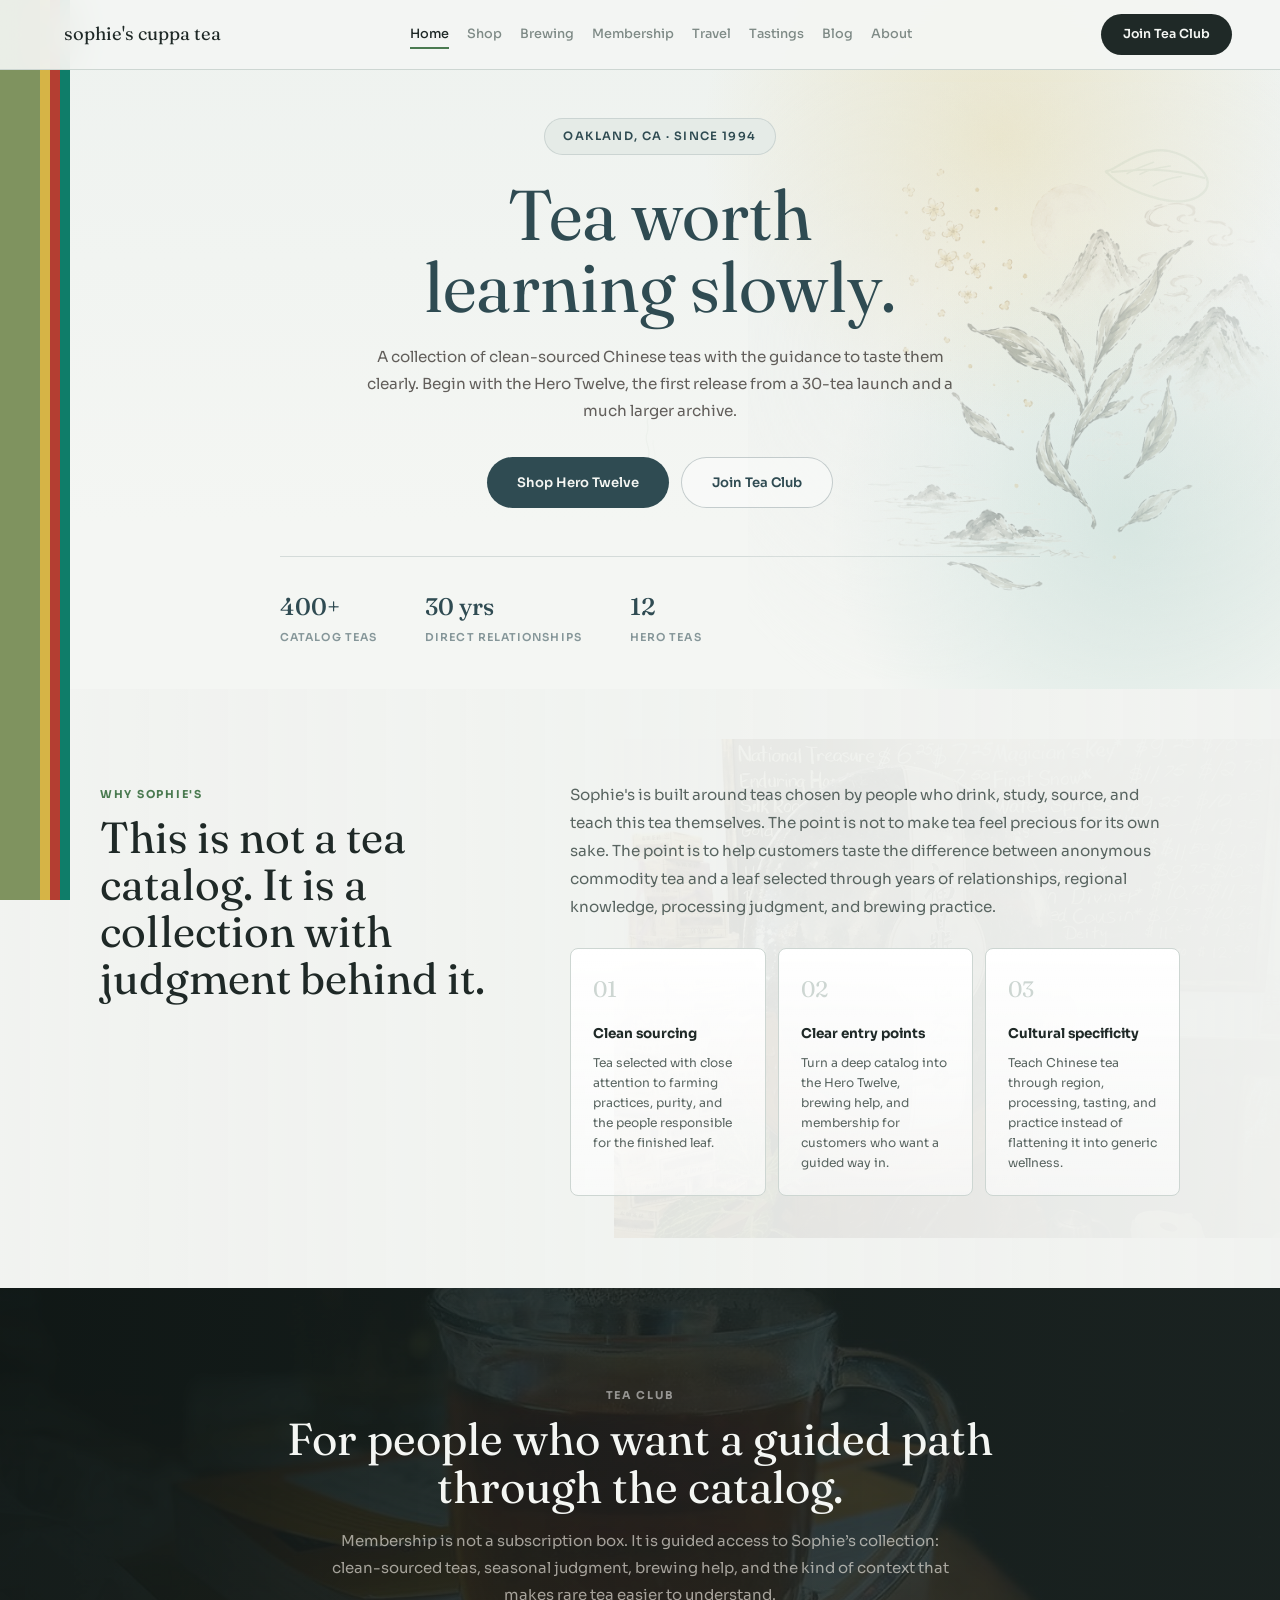
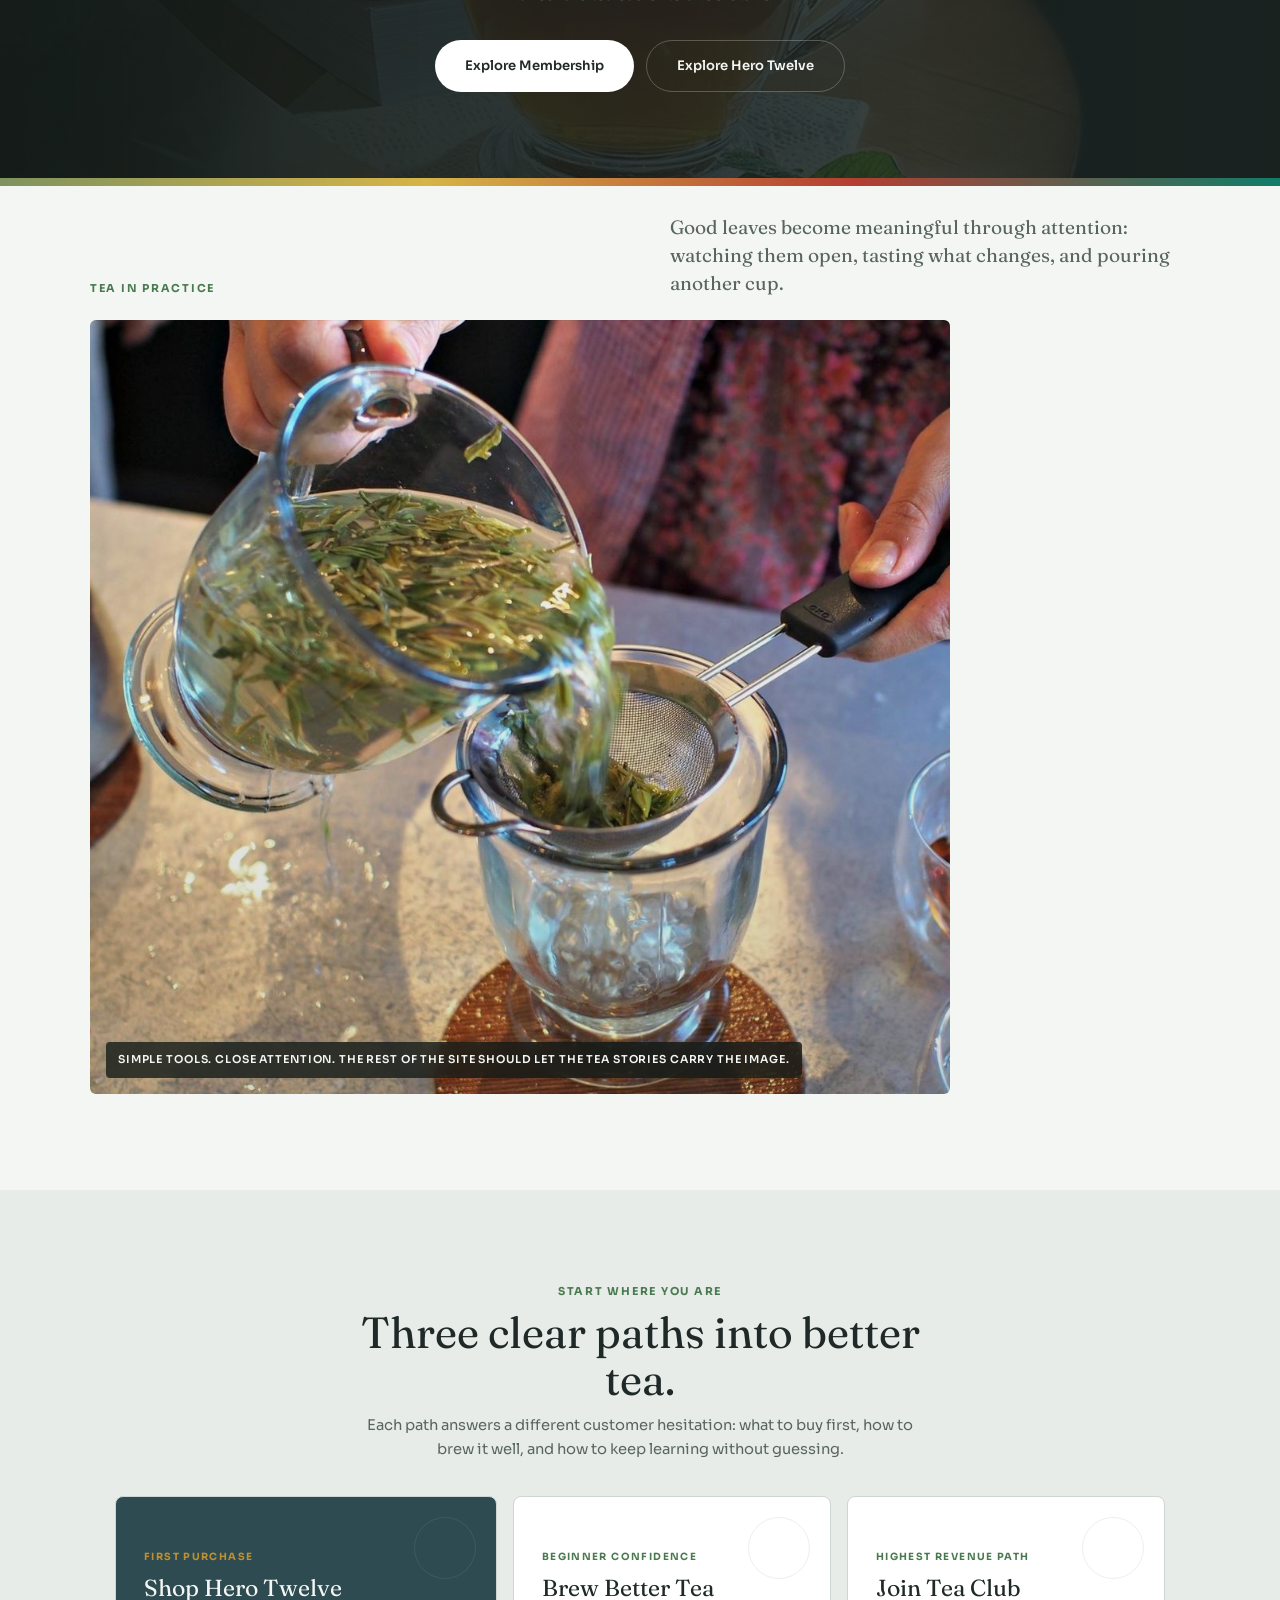
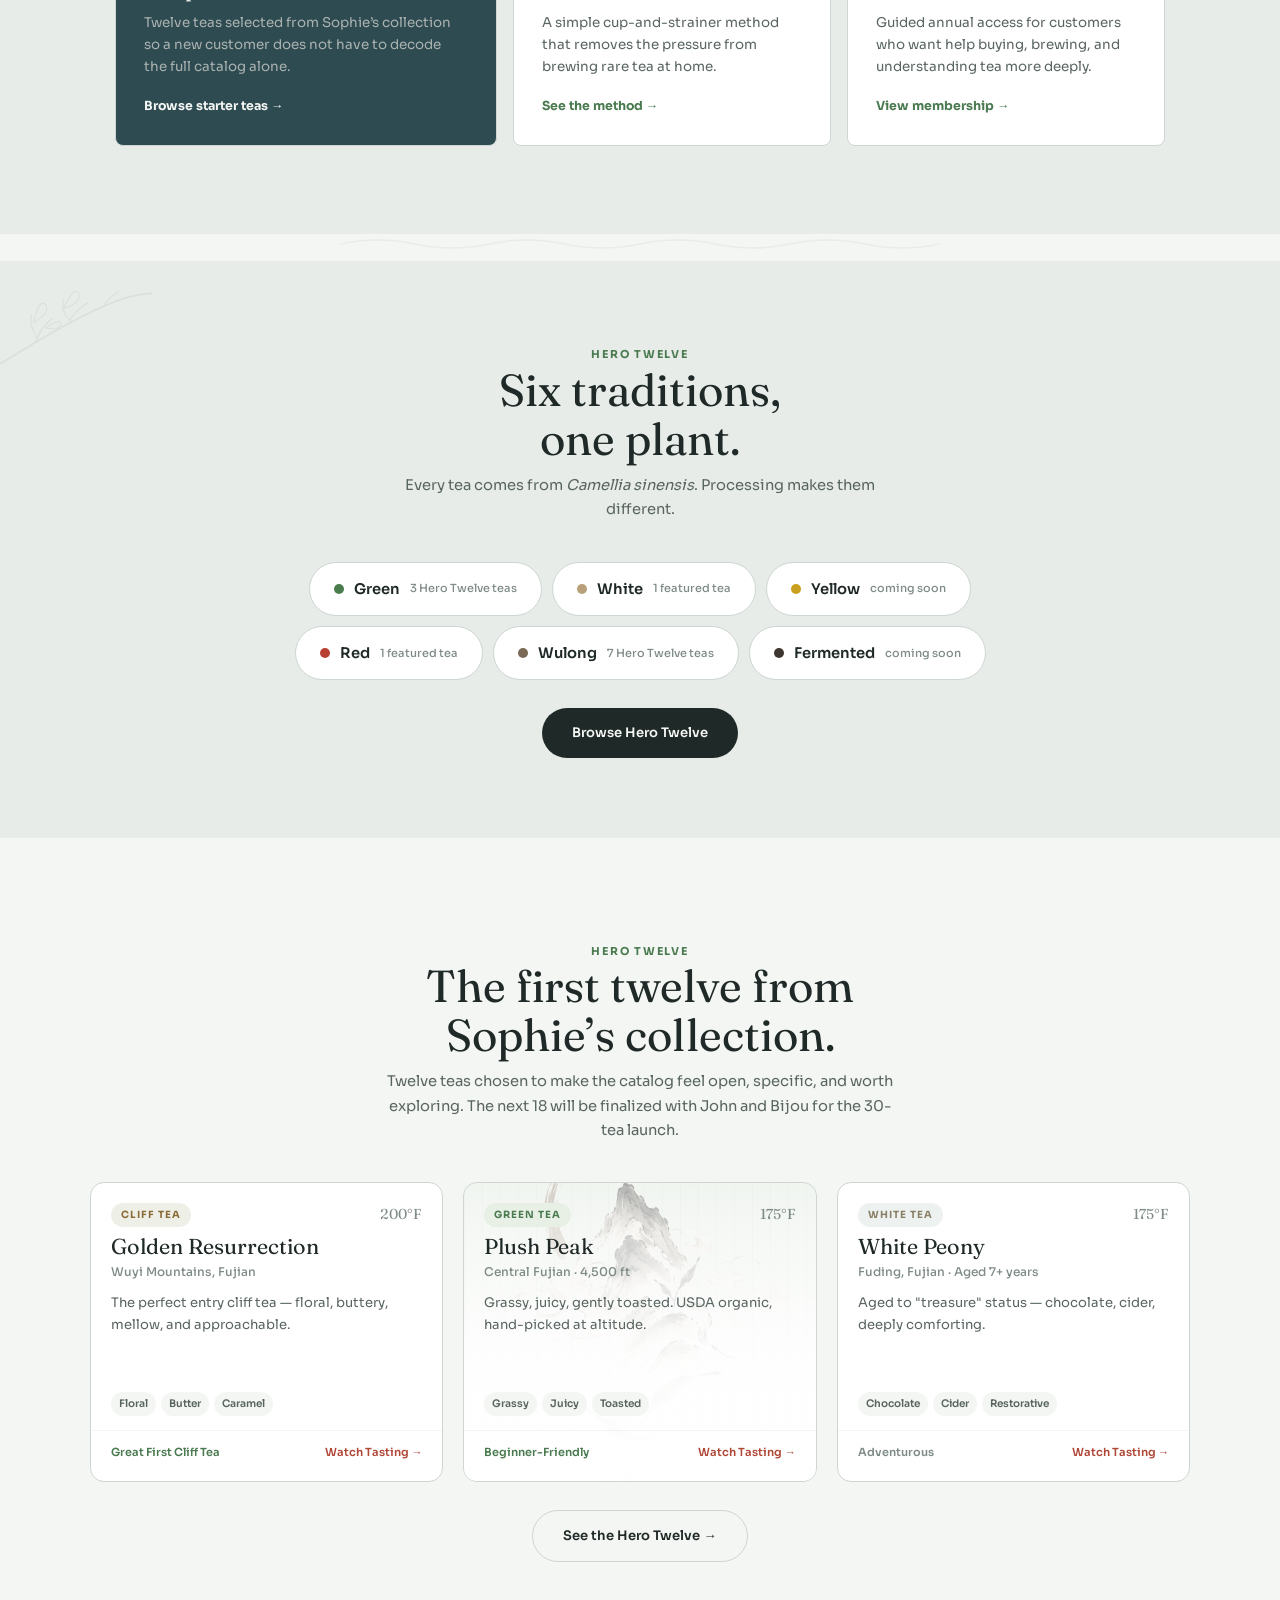
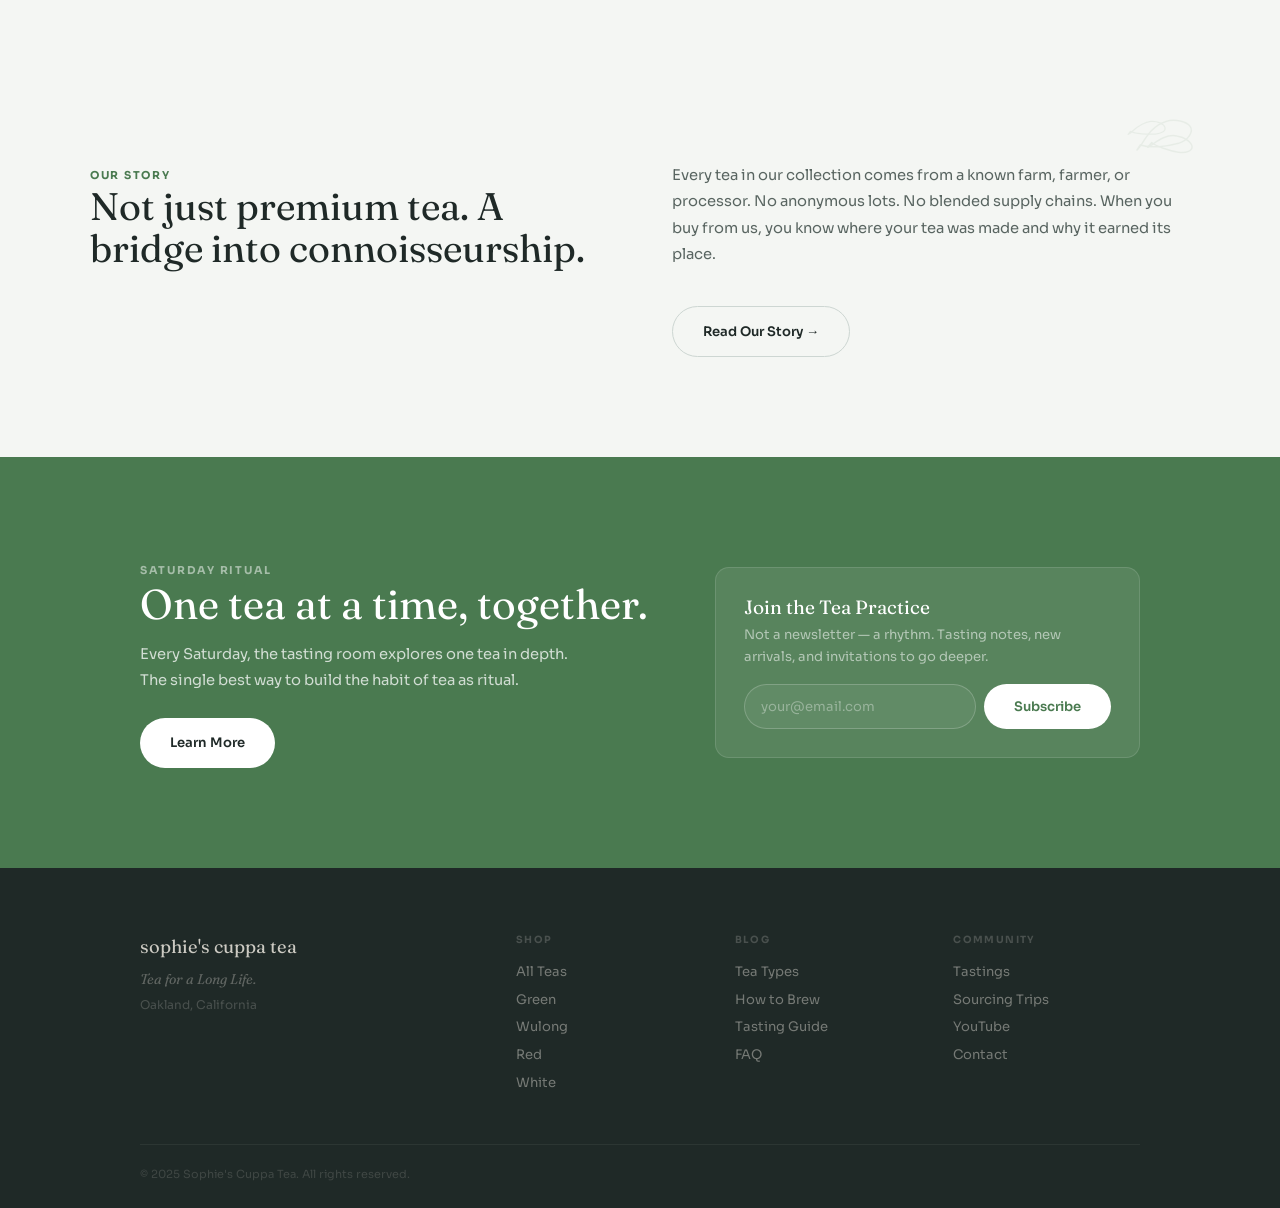
<file: index.html>
<!DOCTYPE html>
<html lang="en">
  <head>
    <meta charset="UTF-8" />
    <meta name="viewport" content="width=device-width, initial-scale=1.0" />
    <title>Sophie's Cuppa Tea — Extraordinary Tea, Clear Guidance</title>
    <meta name="description" content="Sophie's Cuppa Tea brings the depth and beauty of traditional Chinese tea culture into modern American life." />
    <link rel="preconnect" href="https://fonts.googleapis.com" />
    <link rel="preconnect" href="https://fonts.gstatic.com" crossorigin />
    <link href="https://fonts.googleapis.com/css2?family=Sora:wght@300;400;500;600;700&family=Fraunces:ital,opsz,wght@0,9..144,300..900;1,9..144,300..900&display=swap" rel="stylesheet" />
    <link rel="stylesheet" href="./styles.css?v=home-spread" />
  </head>
  <body>
    <!-- Illustration symbols loaded inline for <use> references -->
    <div style="display:none" aria-hidden="true">
      <!-- TEA LEAF -->
      <svg xmlns="http://www.w3.org/2000/svg"><symbol id="tea-leaf" viewBox="0 0 100 60"><g fill="none" stroke="currentColor" stroke-linecap="round" stroke-linejoin="round"><path d="M12,45 C18,42 28,14 52,8 C68,4 88,10 92,18 C96,26 89,38 74,44 C58,50 32,52 18,48 C12,46 10,46 12,45Z" stroke-width="2"/><path d="M16,44 C28,38 48,22 88,16" stroke-width="1.8"/><path d="M38,36 C42,30 50,24 58,19" stroke-width="1.3"/><path d="M52,40 C56,34 62,28 70,23" stroke-width="1.3"/><path d="M28,40 C32,34 38,28 44,22" stroke-width="1.2"/></g></symbol>
      <!-- TEA LEAVES CLUSTER -->
      <symbol id="tea-leaves-cluster" viewBox="0 0 120 80"><g fill="none" stroke="currentColor" stroke-linecap="round" stroke-linejoin="round"><path d="M20,60 C26,56 34,32 54,26 C66,22 80,26 84,32 C88,38 82,48 70,52 C56,56 36,58 24,54Z" stroke-width="1.8" transform="rotate(-15 50 40)"/><path d="M40,65 C44,62 50,42 66,38 C76,35 86,38 88,42 C90,46 86,52 76,55 C66,58 48,60 42,58Z" stroke-width="1.8" transform="rotate(10 65 50)"/><path d="M10,50 C14,48 20,34 34,30 C42,28 50,30 52,34 C54,38 50,42 42,44 C34,46 18,48 12,46Z" stroke-width="1.5" transform="rotate(-5 30 38)"/></g></symbol>
      <!-- TEAPOT -->
      <symbol id="teapot" viewBox="0 0 100 80"><g fill="none" stroke="currentColor" stroke-linecap="round" stroke-linejoin="round"><path d="M30,30 C30,18 42,10 55,10 C68,10 78,18 78,30 C78,46 72,58 55,62 C38,58 30,46 30,30Z" stroke-width="2"/><path d="M78,28 C82,26 90,28 92,34 C94,40 88,44 82,42" stroke-width="1.8"/><path d="M30,32 C26,30 18,32 16,36 C14,42 22,48 28,44" stroke-width="1.8"/><path d="M42,10 C42,4 48,2 55,2 C62,2 68,4 68,10" stroke-width="1.5"/><path d="M38,62 L38,68 L72,68 L72,62" stroke-width="1.5"/></g></symbol>
      <!-- STEAM -->
      <symbol id="steam" viewBox="0 0 40 80"><g fill="none" stroke="currentColor" stroke-linecap="round" stroke-width="1.5" opacity="0.6"><path d="M20,75 C22,65 14,58 18,48 C22,38 12,30 16,20 C20,10 14,4 18,0"/><path d="M28,72 C30,64 24,58 26,50 C28,42 22,36 24,28" opacity="0.4"/></g></symbol>
      <!-- BRANCH -->
      <symbol id="branch" viewBox="0 0 200 100"><g fill="none" stroke="currentColor" stroke-linecap="round" stroke-linejoin="round"><path d="M10,80 C40,70 80,50 140,35 C160,30 180,28 195,30" stroke-width="2"/><path d="M60,60 C65,50 75,42 82,38" stroke-width="1.5"/><path d="M62,58 C58,48 56,38 60,30" stroke-width="1.3"/><path d="M100,44 C108,36 118,30 124,28" stroke-width="1.5"/><path d="M102,46 C96,38 94,28 98,20" stroke-width="1.3"/><path d="M140,36 C146,28 154,24 160,22" stroke-width="1.3"/><g transform="translate(56,26) rotate(-20)" stroke-width="1.2"><path d="M0,14 C4,10 10,2 18,0 C24,2 22,8 16,12 C10,14 4,14 0,14Z"/></g><g transform="translate(94,16) rotate(-10)" stroke-width="1.2"><path d="M0,14 C4,10 10,2 18,0 C24,2 22,8 16,12 C10,14 4,14 0,14Z"/></g><g transform="translate(76,38) rotate(20)" stroke-width="1.2"><path d="M0,10 C3,7 8,2 14,0 C18,2 16,6 12,9 C8,10 3,10 0,10Z"/></g></g></symbol>
      <!-- WAVE DIVIDER -->
      <symbol id="wave-divider" viewBox="0 0 400 20"><path d="M0,10 Q25,2 50,10 T100,10 T150,10 T200,10 T250,10 T300,10 T350,10 T400,10" fill="none" stroke="currentColor" stroke-width="1.5" stroke-linecap="round" opacity="0.3"/></symbol></svg>
    </div>

    <nav class="nav" id="nav">
      <a href="index.html" class="nav-logo">sophie's cuppa tea</a>
      <div class="nav-center">
        <a href="index.html" class="is-current">Home</a>
        <a href="shop.html">Shop</a>
        <a href="brewing.html">Brewing</a>
        <a href="membership.html">Membership</a>
        <a href="travel.html">Travel</a>
        <a href="tastings.html">Tastings</a>
        <a href="learn.html">Blog</a>
        <a href="about.html">About</a>
      </div>
      <a href="membership.html" class="nav-btn">Join Tea Club</a>
      <button class="nav-burger" aria-label="Menu"><span></span><span></span></button>
    </nav>

    <!-- ══ HERO ══ -->
    <section class="hero hero--label-system">
      <!-- Floating illustrations -->
      <svg class="illus illus--hero-leaf" width="120" height="72" viewBox="0 0 100 60"><use href="#tea-leaf"/></svg>
      <svg class="illus illus--hero-steam" width="32" height="64" viewBox="0 0 40 80"><use href="#steam"/></svg>
      <div class="hero-content">
        <div class="hero-pill">Oakland, CA &middot; Since 1994</div>
        <h1>Tea worth learning slowly.</h1>
        <p class="hero-sub">A collection of clean-sourced Chinese teas with the guidance to taste them clearly. Begin with the Hero Twelve, the first release from a 30-tea launch and a much larger archive.</p>
        <div class="hero-btns">
          <a href="shop.html" class="btn btn-dark">Shop Hero Twelve</a>
          <a href="membership.html" class="btn btn-ghost">Join Tea Club</a>
        </div>
      </div>
      <div class="hero-metrics">
        <div class="metric"><span class="metric-num">400+</span><span class="metric-label">Catalog Teas</span></div>
        <div class="metric"><span class="metric-num">30 yrs</span><span class="metric-label">Direct Relationships</span></div>
        <div class="metric"><span class="metric-num">12</span><span class="metric-label">Hero Teas</span></div>
      </div>
    </section>

    <!-- ══ WHY SOPHIE'S ══ -->
    <section class="brand-thesis">
      <div class="brand-thesis-grid">
        <div class="brand-thesis-copy reveal">
          <span class="label">Why Sophie's</span>
          <h2>This is not a tea catalog. It is a collection with judgment behind it.</h2>
        </div>
        <div class="brand-thesis-notes reveal">
          <p>Sophie's is built around teas chosen by people who drink, study, source, and teach this tea themselves. The point is not to make tea feel precious for its own sake. The point is to help customers taste the difference between anonymous commodity tea and a leaf selected through years of relationships, regional knowledge, processing judgment, and brewing practice.</p>
          <div class="thesis-points">
            <div><span>01</span><strong>Clean sourcing</strong><p>Tea selected with close attention to farming practices, purity, and the people responsible for the finished leaf.</p></div>
            <div><span>02</span><strong>Clear entry points</strong><p>Turn a deep catalog into the Hero Twelve, brewing help, and membership for customers who want a guided way in.</p></div>
            <div><span>03</span><strong>Cultural specificity</strong><p>Teach Chinese tea through region, processing, tasting, and practice instead of flattening it into generic wellness.</p></div>
          </div>
        </div>
      </div>
    </section>

    <!-- ══ MEMBERSHIP CTA ══ -->
    <section class="membership-band">
      <div class="membership-band-inner reveal">
        <span class="label label--light">Tea Club</span>
        <h2>For people who want a guided path through the catalog.</h2>
        <p>Membership is not a subscription box. It is guided access to Sophie’s collection: clean-sourced teas, seasonal judgment, brewing help, and the kind of context that makes rare tea easier to understand.</p>
        <div class="hero-btns">
          <a href="membership.html" class="btn btn-light">Explore Membership</a>
          <a href="shop.html" class="btn btn-ghost btn-ghost--light">Explore Hero Twelve</a>
        </div>
      </div>
    </section>

    <!-- ══ TEA IN PRACTICE ══ -->
    <section class="practice-photos practice-photos--single" aria-label="Tea at Sophie's">
      <div class="practice-photos-head reveal">
        <span class="label">Tea In Practice</span>
        <p>Good leaves become meaningful through attention: watching them open, tasting what changes, and pouring another cup.</p>
      </div>
      <div class="practice-photos-grid">
        <figure class="practice-photo practice-photo--large practice-photo--pouring reveal">
          <img src="./img/pouring-tea.jpg" alt="Freshly brewed loose-leaf tea being poured through a strainer" loading="lazy" />
          <figcaption>Simple tools. Close attention. The rest of the site should let the tea stories carry the image.</figcaption>
        </figure>
      </div>
    </section>

    <!-- ══ PURCHASE PATHS ══ -->
    <section class="purchase-paths">
      <div class="purchase-head reveal">
        <span class="label">Start Where You Are</span>
        <h2>Three clear paths into better tea.</h2>
        <p>Each path answers a different customer hesitation: what to buy first, how to brew it well, and how to keep learning without guessing.</p>
      </div>
      <div class="path-grid">
        <a href="shop.html" class="path-card path-card--featured reveal">
          <span class="path-kicker">First Purchase</span>
          <h3>Shop Hero Twelve</h3>
          <p>Twelve teas selected from Sophie’s collection so a new customer does not have to decode the full catalog alone.</p>
          <span class="path-action">Browse starter teas &rarr;</span>
        </a>
        <a href="brewing.html" class="path-card reveal">
          <span class="path-kicker">Beginner Confidence</span>
          <h3>Brew Better Tea</h3>
          <p>A simple cup-and-strainer method that removes the pressure from brewing rare tea at home.</p>
          <span class="path-action">See the method &rarr;</span>
        </a>
        <a href="membership.html" class="path-card reveal">
          <span class="path-kicker">Highest Revenue Path</span>
          <h3>Join Tea Club</h3>
          <p>Guided annual access for customers who want help buying, brewing, and understanding tea more deeply.</p>
          <span class="path-action">View membership &rarr;</span>
        </a>
      </div>
    </section>

    <!-- Wave divider -->
    <div style="text-align:center;padding:0 48px;"><svg width="100%" height="20" viewBox="0 0 400 20" preserveAspectRatio="none" style="max-width:600px;color:var(--line)"><use href="#wave-divider"/></svg></div>

    <!-- ══ TEA TYPES PREVIEW ══ -->
    <section class="types" id="types">
      <svg class="illus illus--types-branch" width="180" height="90" viewBox="0 0 200 100"><use href="#branch"/></svg>
      <div class="types-head reveal">
        <span class="label">Hero Twelve</span>
        <h2>Six traditions,<br/>one plant.</h2>
        <p>Every tea comes from <em>Camellia sinensis</em>. Processing makes them different.</p>
      </div>
      <div class="types-row">
        <div class="type-pill reveal" style="--c:#4a7c4e"><span class="type-dot"></span>Green<em>3 Hero Twelve teas</em></div>
        <div class="type-pill reveal" style="--c:#b8a07a"><span class="type-dot"></span>White<em>1 featured tea</em></div>
        <div class="type-pill reveal" style="--c:#c9a020"><span class="type-dot"></span>Yellow<em>coming soon</em></div>
        <div class="type-pill reveal" style="--c:#b84033"><span class="type-dot"></span>Red<em>1 featured tea</em></div>
        <div class="type-pill reveal" style="--c:#7a6a55"><span class="type-dot"></span>Wulong<em>7 Hero Twelve teas</em></div>
        <div class="type-pill reveal" style="--c:#3d3530"><span class="type-dot"></span>Fermented<em>coming soon</em></div>
      </div>
      <div class="types-cta reveal">
        <a href="shop.html" class="btn btn-dark">Browse Hero Twelve</a>
      </div>
    </section>

    <!-- ══ FEATURED TEAS PREVIEW (3 cards) ══ -->
    <section class="collection collection--home">
      <div class="collection-head reveal">
        <span class="label">Hero Twelve</span>
        <h2>The first twelve from Sophie’s collection.</h2>
        <p>Twelve teas chosen to make the catalog feel open, specific, and worth exploring. The next 18 will be finalized with John and Bijou for the 30-tea launch.</p>
      </div>
      <div class="grid grid--3">
        <article class="card reveal">
          <div class="card-mark card-mark--wulong"><span>resurrection</span></div>
          <div class="card-head"><span class="tag tag--wulong">Cliff Tea</span><span class="temp">200°F</span></div>
          <h3>Golden Resurrection</h3>
          <p class="origin">Wuyi Mountains, Fujian</p>
          <p class="desc">The perfect entry cliff tea — floral, buttery, mellow, and approachable.</p>
          <div class="flavors"><span>Floral</span><span>Butter</span><span>Caramel</span></div>
          <div class="card-foot">
            <span class="level level--begin">Great First Cliff Tea</span>
            <a href="https://youtu.be/VX0CmPTRsEM" target="_blank" rel="noopener" class="yt-link">Watch Tasting &rarr;</a>
          </div>
        </article>
        <article class="card card--story-art card--plush-peak-art reveal">
          <div class="card-mark card-mark--green card-mark--story card-mark--plush-peak"><span>Plush Peak</span></div>
          <div class="card-head"><span class="tag tag--green">Green Tea</span><span class="temp">175°F</span></div>
          <h3>Plush Peak</h3>
          <p class="origin">Central Fujian &middot; 4,500 ft</p>
          <p class="desc">Grassy, juicy, gently toasted. USDA organic, hand-picked at altitude.</p>
          <div class="flavors"><span>Grassy</span><span>Juicy</span><span>Toasted</span></div>
          <div class="card-foot">
            <span class="level level--begin">Beginner-Friendly</span>
            <a href="https://youtu.be/t2Ai7Hs4vHI" target="_blank" rel="noopener" class="yt-link">Watch Tasting &rarr;</a>
          </div>
        </article>
        <article class="card reveal">
          <div class="card-mark card-mark--white"><span>peony</span></div>
          <div class="card-head"><span class="tag tag--white">White Tea</span><span class="temp">175°F</span></div>
          <h3>White Peony</h3>
          <p class="origin">Fuding, Fujian &middot; Aged 7+ years</p>
          <p class="desc">Aged to "treasure" status — chocolate, cider, deeply comforting.</p>
          <div class="flavors"><span>Chocolate</span><span>Cider</span><span>Restorative</span></div>
          <div class="card-foot">
            <span class="level">Adventurous</span>
            <a href="https://youtu.be/gTuFmf9q2C4" target="_blank" rel="noopener" class="yt-link">Watch Tasting &rarr;</a>
          </div>
        </article>
      </div>
      <div class="types-cta reveal">
        <a href="shop.html" class="btn btn-ghost">See the Hero Twelve &rarr;</a>
      </div>
    </section>

    <!-- ══ ABOUT TEASER ══ -->
    <section class="about">
      <svg class="illus illus--about-leaves" width="100" height="67" viewBox="0 0 120 80"><use href="#tea-leaves-cluster"/></svg>
      <div class="about-grid">
        <div class="about-left reveal">
          <span class="label">Our Story</span>
          <h2>Not just premium tea. A bridge into connoisseurship.</h2>
        </div>
        <div class="about-right reveal">
          <p>Every tea in our collection comes from a known farm, farmer, or processor. No anonymous lots. No blended supply chains. When you buy from us, you know where your tea was made and why it earned its place.</p>
          <a href="about.html" class="btn btn-ghost" style="margin-top:24px">Read Our Story &rarr;</a>
        </div>
      </div>
    </section>

    <!-- ══ TASTINGS TEASER ══ -->
    <section class="tastings">
      <div class="tastings-grid">
        <div class="tastings-left reveal">
          <span class="label label--light">Saturday Ritual</span>
          <h2>One tea at a time, together.</h2>
          <p>Every Saturday, the tasting room explores one tea in depth. The single best way to build the habit of tea as ritual.</p>
          <a href="tastings.html" class="btn btn-light">Learn More</a>
        </div>
        <div class="tastings-right reveal">
          <div class="capture-box">
            <h3>Join the Tea Practice</h3>
            <p>Not a newsletter — a rhythm. Tasting notes, new arrivals, and invitations to go deeper.</p>
            <form class="capture" onsubmit="return false">
              <input type="email" placeholder="your@email.com" required />
              <button type="submit" class="btn btn-dark">Subscribe</button>
            </form>
          </div>
        </div>
      </div>
    </section>

    <footer class="footer">
      <div class="footer-top">
        <div class="footer-brand">
          <span class="footer-logo">sophie's cuppa tea</span>
          <p class="footer-motto">Tea for a Long Life.</p>
          <p class="footer-loc">Oakland, California</p>
        </div>
        <div class="footer-cols">
          <div class="footer-col"><h4>Shop</h4><a href="shop.html">All Teas</a><a href="shop.html">Green</a><a href="shop.html">Wulong</a><a href="shop.html">Red</a><a href="shop.html">White</a></div>
          <div class="footer-col"><h4>Blog</h4><a href="learn.html">Tea Types</a><a href="brewing.html">How to Brew</a><a href="learn.html">Tasting Guide</a><a href="learn.html">FAQ</a></div>
          <div class="footer-col"><h4>Community</h4><a href="tastings.html">Tastings</a><a href="travel.html">Sourcing Trips</a><a href="https://www.youtube.com/@sophiescuppatea6726" target="_blank" rel="noopener">YouTube</a><a href="about.html">Contact</a></div>
        </div>
      </div>
      <div class="footer-bottom"><p>&copy; 2025 Sophie's Cuppa Tea. All rights reserved.</p></div>
    </footer>

    <script src="./script.js"></script>
  </body>
</html>
</file>
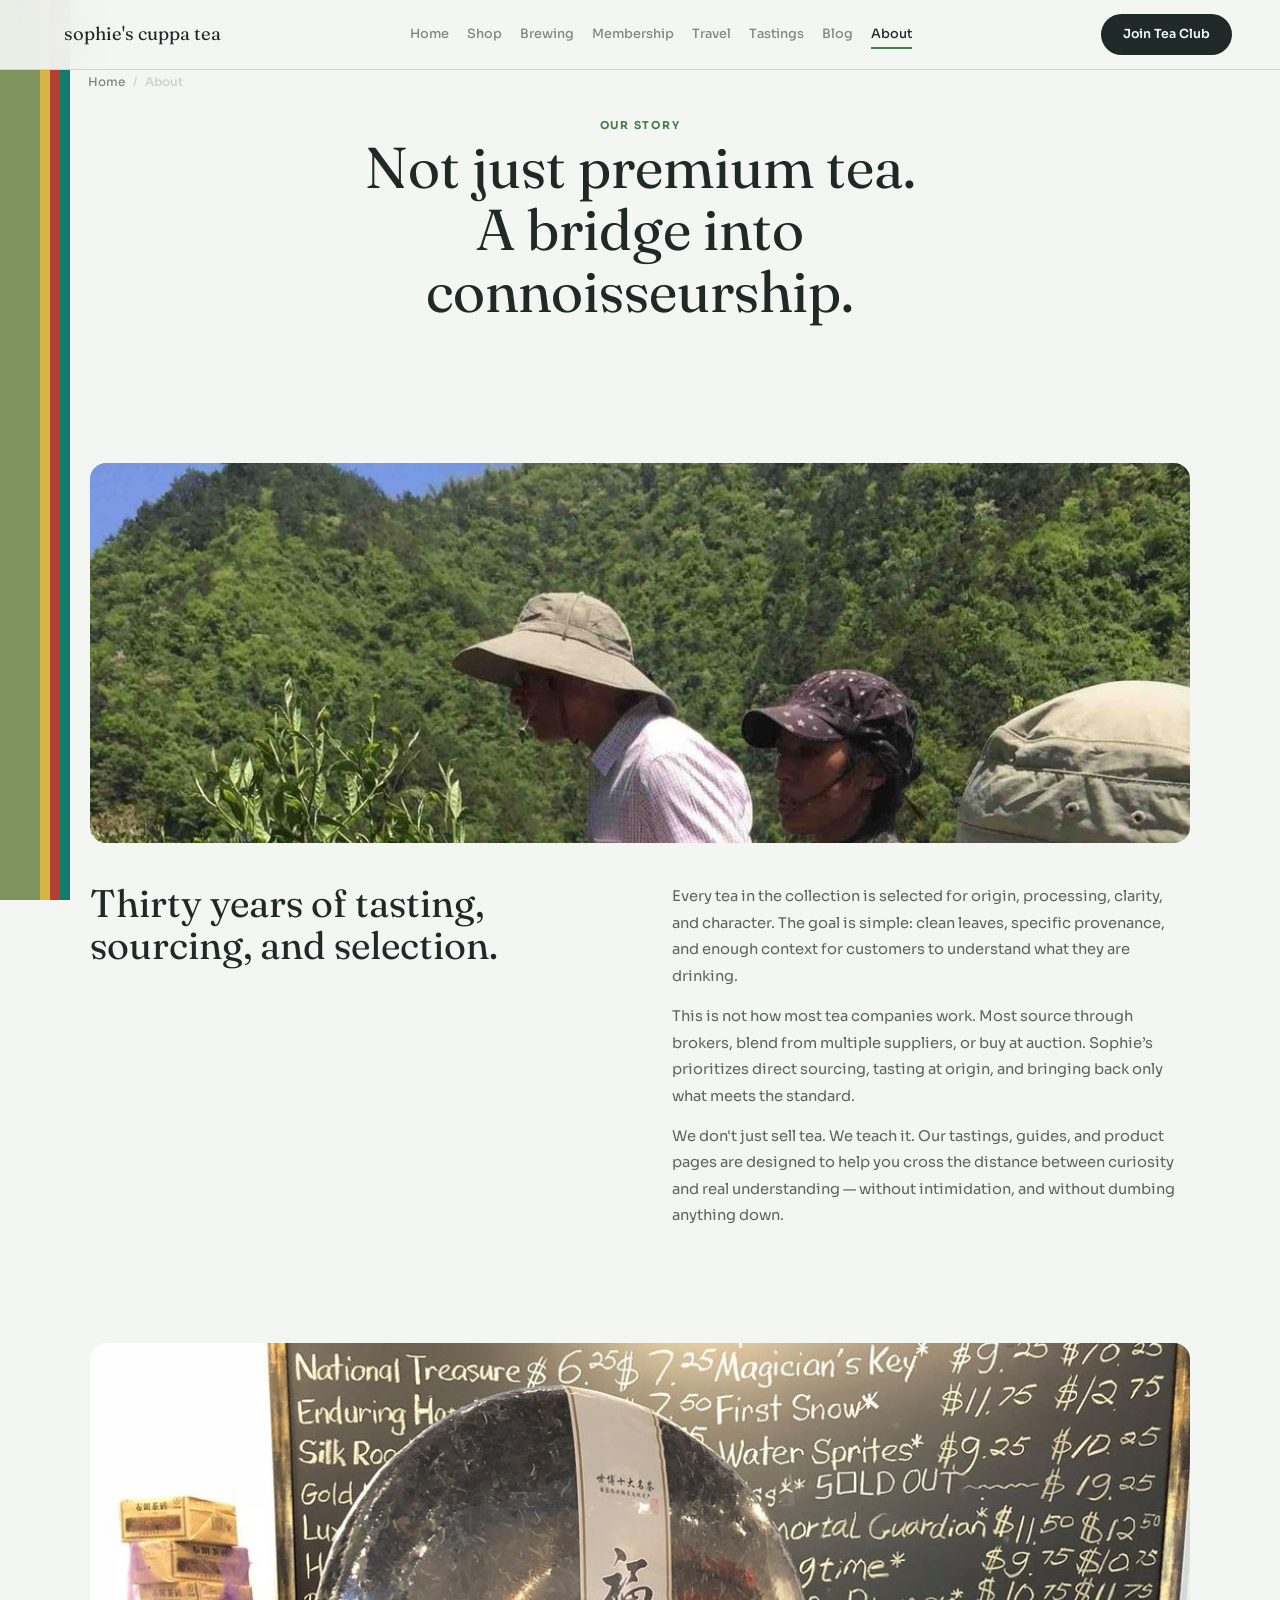
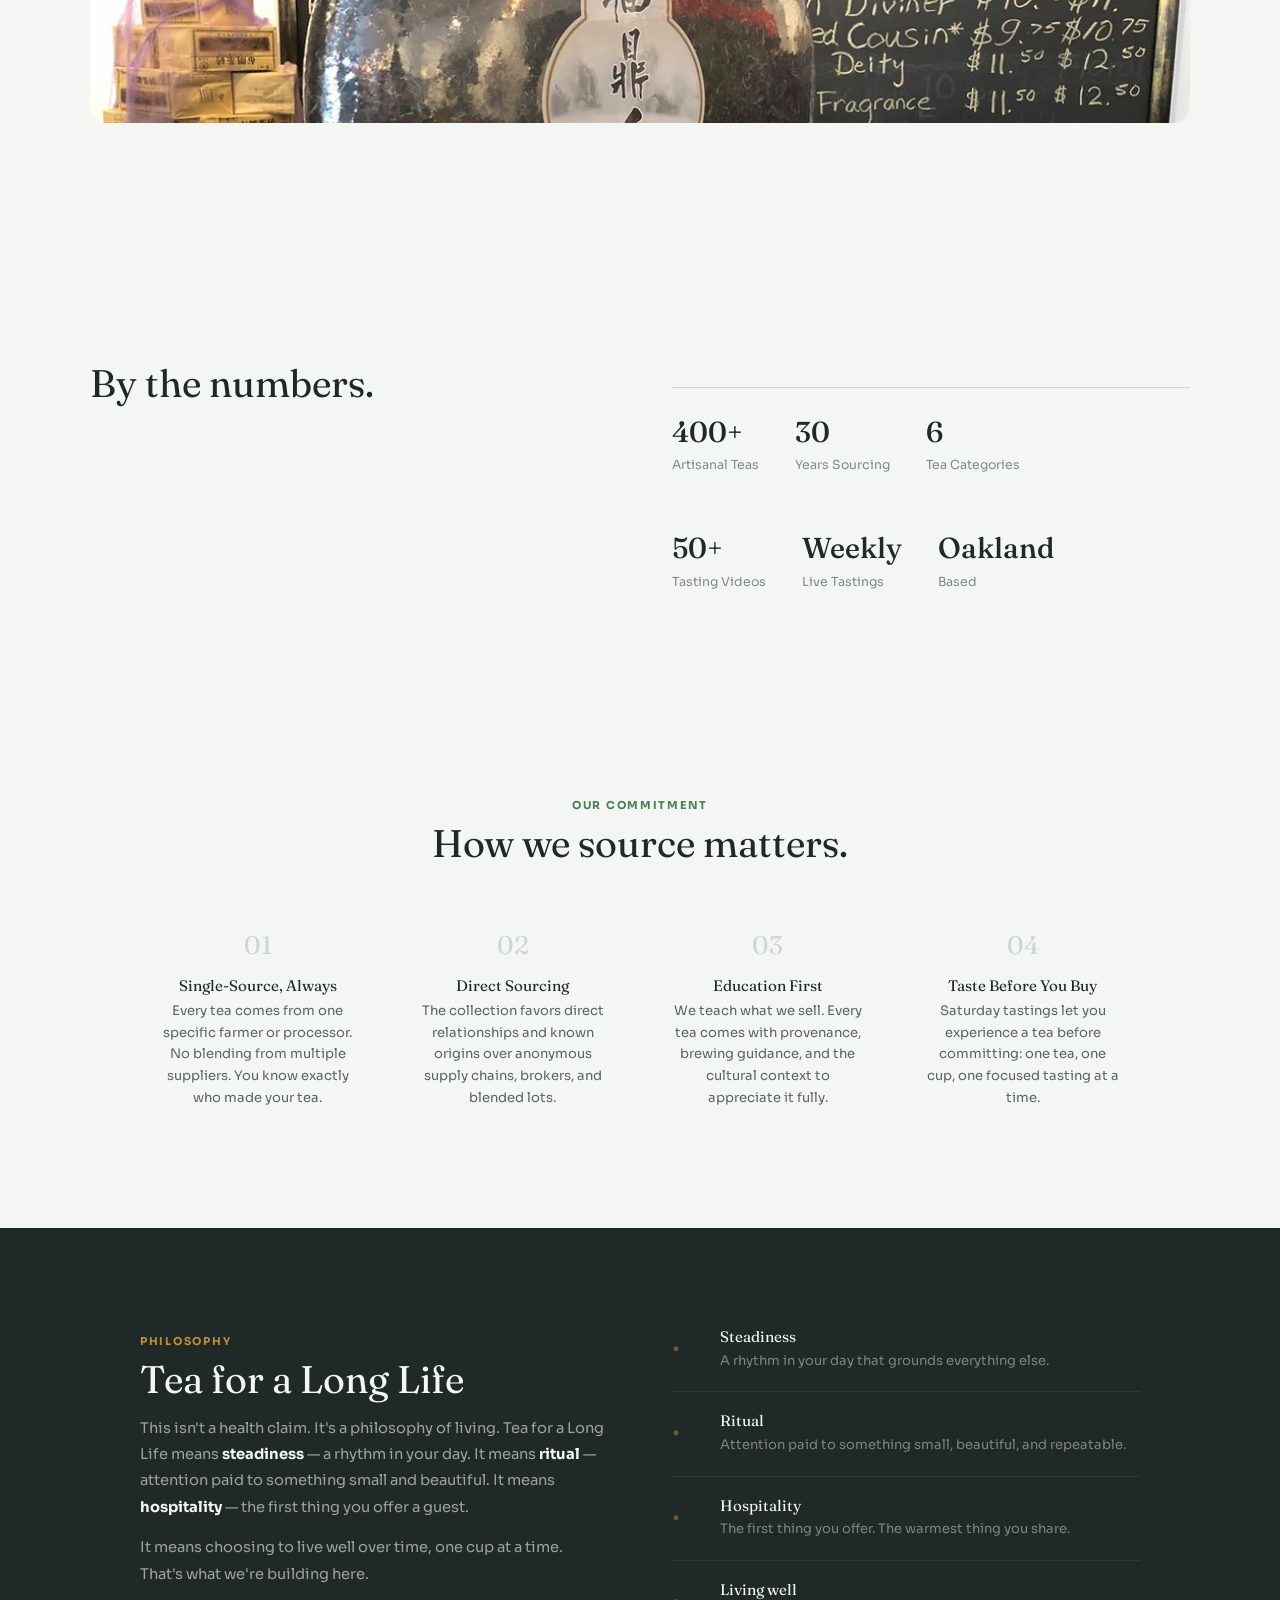
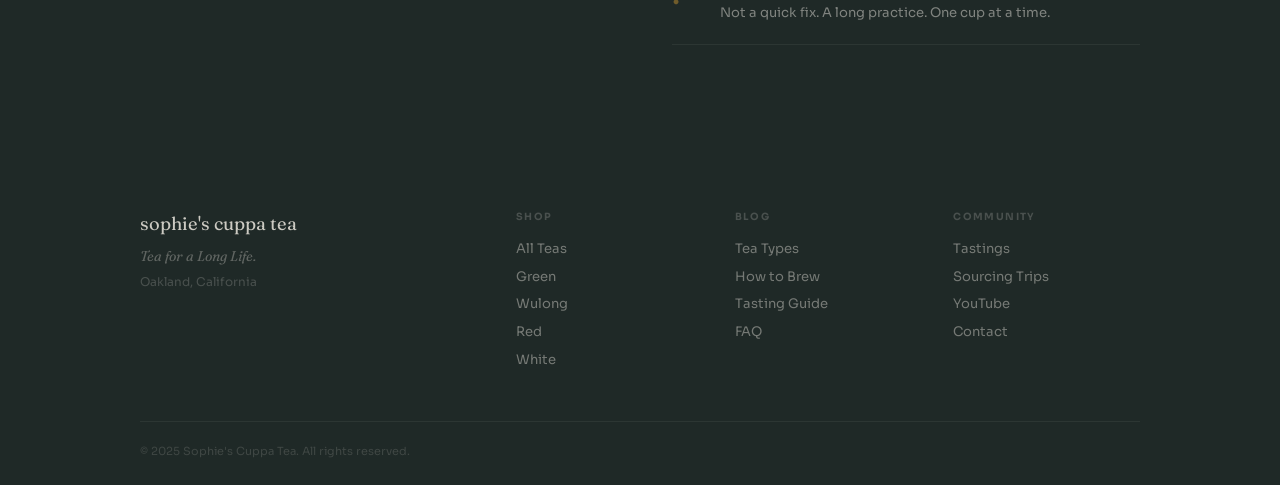
<file: about.html>
<!DOCTYPE html>
<html lang="en">
  <head>
    <meta charset="UTF-8" />
    <meta name="viewport" content="width=device-width, initial-scale=1.0" />
    <title>About — Sophie's Cuppa Tea</title>
    <meta name="description" content="Thirty years of sourcing extraordinary Chinese tea, directly from the gardens." />
    <link rel="preconnect" href="https://fonts.googleapis.com" />
    <link rel="preconnect" href="https://fonts.gstatic.com" crossorigin />
    <link href="https://fonts.googleapis.com/css2?family=Sora:wght@300;400;500;600;700&family=Fraunces:ital,opsz,wght@0,9..144,300..900;1,9..144,300..900&display=swap" rel="stylesheet" />
    <link rel="stylesheet" href="./styles.css" />
  </head>
  <body>

    <nav class="nav" id="nav">
      <a href="index.html" class="nav-logo">sophie's cuppa tea</a>
      <div class="nav-center">
        <a href="index.html">Home</a>
        <a href="shop.html">Shop</a>
        <a href="brewing.html">Brewing</a>
        <a href="membership.html">Membership</a>
        <a href="travel.html">Travel</a>
        <a href="tastings.html">Tastings</a>
        <a href="learn.html">Blog</a>
        <a href="about.html" class="is-current">About</a>
      </div>
      <a href="membership.html" class="nav-btn">Join Tea Club</a>
      <button class="nav-burger" aria-label="Menu"><span></span><span></span></button>
    </nav>

    <div class="breadcrumbs">
      <a href="index.html">Home</a>
      <span>/</span>
      <span class="breadcrumb-current">About</span>
    </div>

    <section class="page-hero page-hero--compact">
      <span class="label">Our Story</span>
      <h1>Not just premium tea.<br/>A bridge into connoisseurship.</h1>
    </section>

    <!-- ══ STORY ══ -->
    <section class="about">
      <div class="about-img reveal">
        <img src="./img/hero-founders.jpg" alt="Tea sourcing in China" />
      </div>
      <div class="about-grid">
        <div class="about-left reveal">
          <h2>Thirty years of tasting, sourcing, and selection.</h2>
        </div>
        <div class="about-right reveal">
          <p>Every tea in the collection is selected for origin, processing, clarity, and character. The goal is simple: clean leaves, specific provenance, and enough context for customers to understand what they are drinking.</p>
          <p>This is not how most tea companies work. Most source through brokers, blend from multiple suppliers, or buy at auction. Sophie’s prioritizes direct sourcing, tasting at origin, and bringing back only what meets the standard.</p>
          <p>We don't just sell tea. We teach it. Our tastings, guides, and product pages are designed to help you cross the distance between curiosity and real understanding — without intimidation, and without dumbing anything down.</p>
        </div>
      </div>
    </section>

    <!-- ══ HERO IMAGE ══ -->
    <section class="about" style="padding-top:0">
      <div class="about-img reveal">
        <img src="./img/hero-cake.jpg" alt="Traditional tea cake" />
      </div>
    </section>

    <!-- ══ STATS ══ -->
    <section class="about">
      <div class="about-grid">
        <div class="about-left reveal">
          <h2>By the numbers.</h2>
        </div>
        <div class="about-right reveal">
          <div class="about-stats">
            <div><strong>400+</strong> Artisanal Teas</div>
            <div><strong>30</strong> Years Sourcing</div>
            <div><strong>6</strong> Tea Categories</div>
          </div>
          <div class="about-stats" style="margin-top:24px;padding-top:24px;border-top:1px solid var(--stone)">
            <div><strong>50+</strong> Tasting Videos</div>
            <div><strong>Weekly</strong> Live Tastings</div>
            <div><strong>Oakland</strong> Based</div>
          </div>
        </div>
      </div>
    </section>

    <!-- ══ VALUES ══ -->
    <section class="values">
      <div class="values-head reveal">
        <span class="label">Our Commitment</span>
        <h2>How we source matters.</h2>
      </div>
      <div class="values-grid">
        <div class="val reveal">
          <div class="val-num">01</div>
          <h3>Single-Source, Always</h3>
          <p>Every tea comes from one specific farmer or processor. No blending from multiple suppliers. You know exactly who made your tea.</p>
        </div>
        <div class="val reveal">
          <div class="val-num">02</div>
          <h3>Direct Sourcing</h3>
          <p>The collection favors direct relationships and known origins over anonymous supply chains, brokers, and blended lots.</p>
        </div>
        <div class="val reveal">
          <div class="val-num">03</div>
          <h3>Education First</h3>
          <p>We teach what we sell. Every tea comes with provenance, brewing guidance, and the cultural context to appreciate it fully.</p>
        </div>
        <div class="val reveal">
          <div class="val-num">04</div>
          <h3>Taste Before You Buy</h3>
          <p>Saturday tastings let you experience a tea before committing: one tea, one cup, one focused tasting at a time.</p>
        </div>
      </div>
    </section>

    <!-- ══ TEA FOR A LONG LIFE ══ -->
    <section class="brewing">
      <div class="brewing-grid">
        <div class="brewing-text reveal">
          <span class="label">Philosophy</span>
          <h2>Tea for a Long Life</h2>
          <p>This isn't a health claim. It's a philosophy of living. Tea for a Long Life means <strong>steadiness</strong> — a rhythm in your day. It means <strong>ritual</strong> — attention paid to something small and beautiful. It means <strong>hospitality</strong> — the first thing you offer a guest.</p>
          <p>It means choosing to live well over time, one cup at a time. That's what we're building here.</p>
        </div>
        <div class="brewing-steps reveal">
          <div class="brew-step">
            <div class="step-num">&bull;</div>
            <div><h3>Steadiness</h3><p>A rhythm in your day that grounds everything else.</p></div>
          </div>
          <div class="brew-step">
            <div class="step-num">&bull;</div>
            <div><h3>Ritual</h3><p>Attention paid to something small, beautiful, and repeatable.</p></div>
          </div>
          <div class="brew-step">
            <div class="step-num">&bull;</div>
            <div><h3>Hospitality</h3><p>The first thing you offer. The warmest thing you share.</p></div>
          </div>
          <div class="brew-step">
            <div class="step-num">&bull;</div>
            <div><h3>Living well</h3><p>Not a quick fix. A long practice. One cup at a time.</p></div>
          </div>
        </div>
      </div>
    </section>

    <footer class="footer">
      <div class="footer-top">
        <div class="footer-brand"><span class="footer-logo">sophie's cuppa tea</span><p class="footer-motto">Tea for a Long Life.</p><p class="footer-loc">Oakland, California</p></div>
        <div class="footer-cols">
          <div class="footer-col"><h4>Shop</h4><a href="shop.html">All Teas</a><a href="shop.html">Green</a><a href="shop.html">Wulong</a><a href="shop.html">Red</a><a href="shop.html">White</a></div>
          <div class="footer-col"><h4>Blog</h4><a href="learn.html">Tea Types</a><a href="brewing.html">How to Brew</a><a href="learn.html">Tasting Guide</a><a href="learn.html">FAQ</a></div>
          <div class="footer-col"><h4>Community</h4><a href="tastings.html">Tastings</a><a href="travel.html">Sourcing Trips</a><a href="https://www.youtube.com/@sophiescuppatea6726" target="_blank" rel="noopener">YouTube</a><a href="about.html">Contact</a></div>
        </div>
      </div>
      <div class="footer-bottom"><p>&copy; 2025 Sophie's Cuppa Tea. All rights reserved.</p></div>
    </footer>

    <script src="./script.js"></script>
  </body>
</html>
</file>
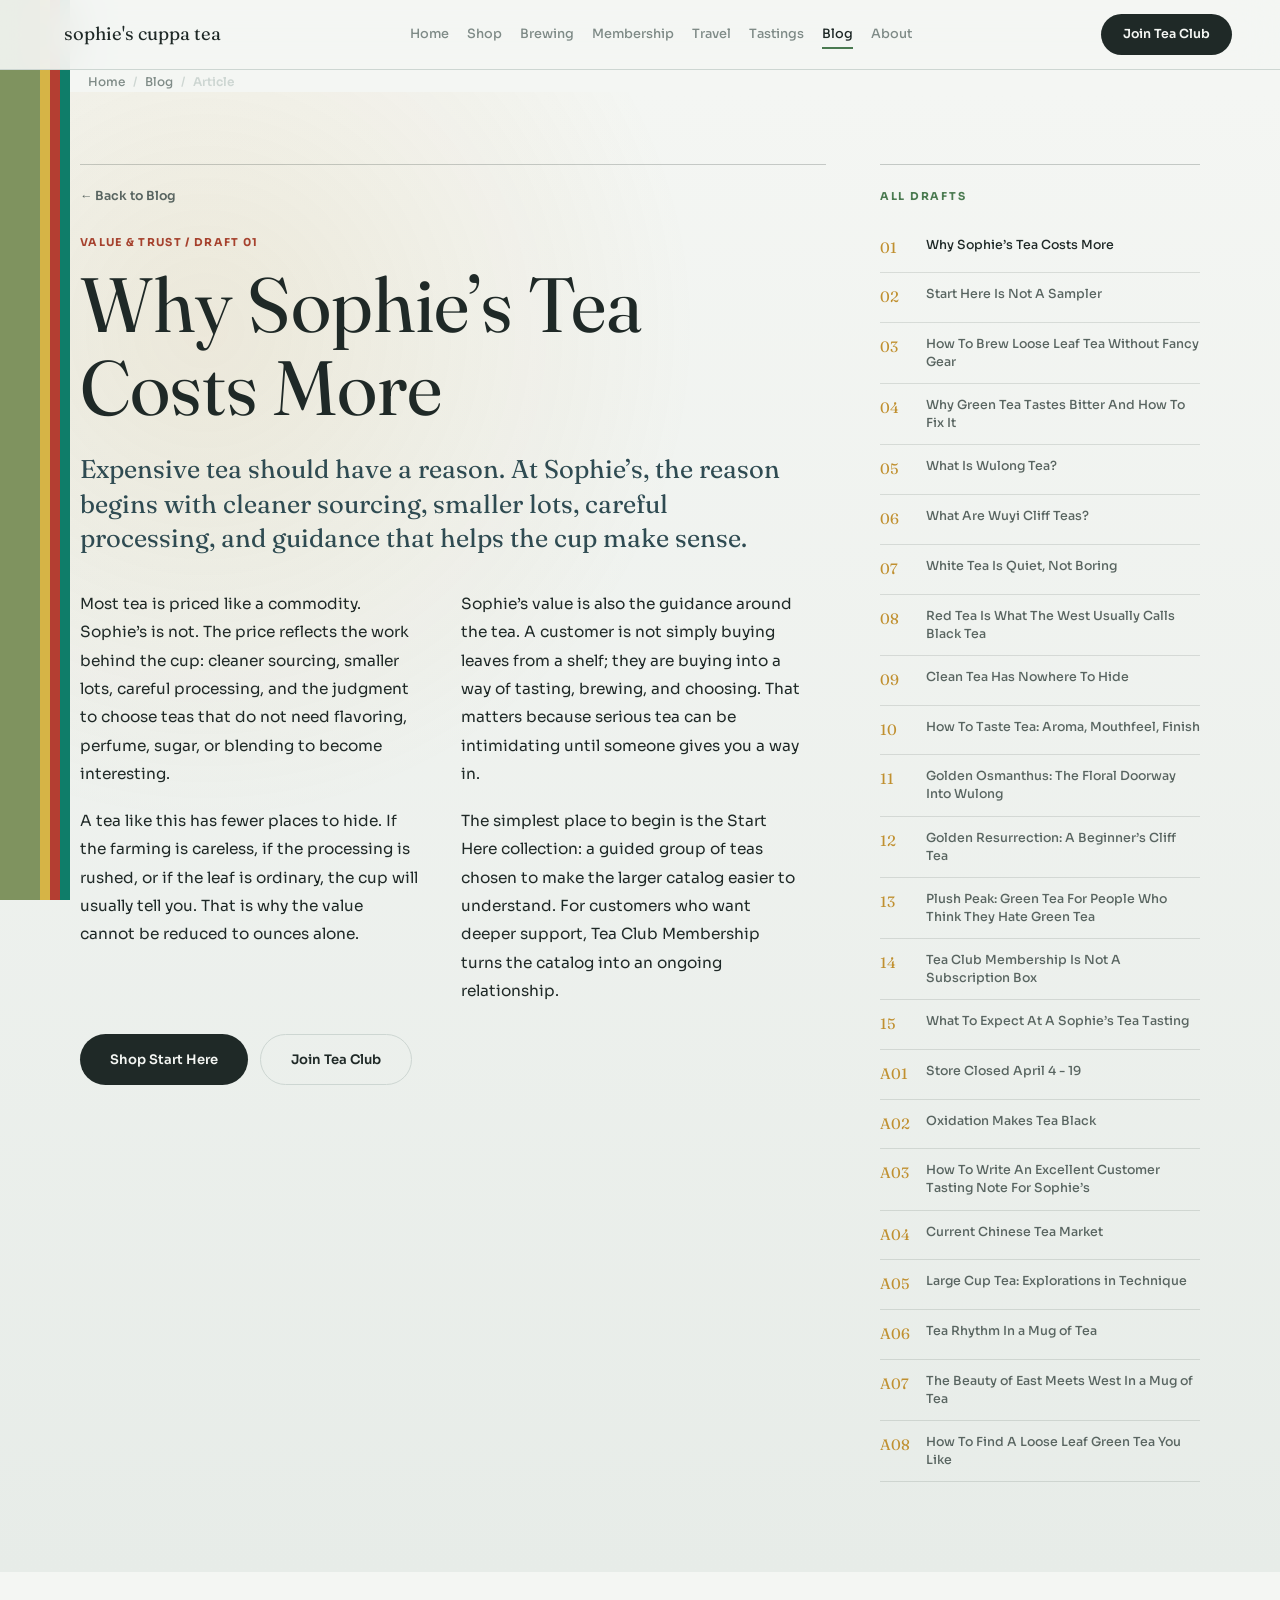
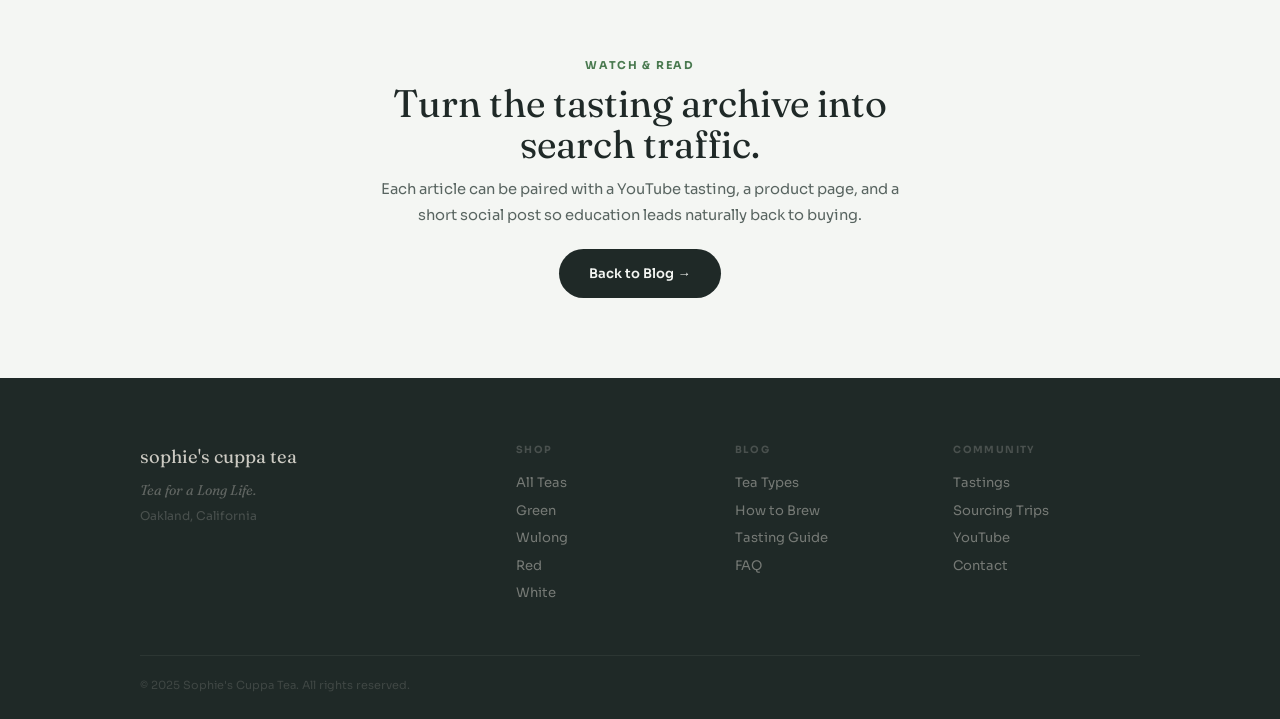
<file: blog.html>
<!DOCTYPE html>
<html lang="en">
  <head>
    <meta charset="UTF-8" />
    <meta name="viewport" content="width=device-width, initial-scale=1.0" />
    <title>Blog Article — Sophie's Cuppa Tea</title>
    <meta name="description" content="Read a Sophie’s Cuppa Tea blog draft." />
    <link rel="preconnect" href="https://fonts.googleapis.com" />
    <link rel="preconnect" href="https://fonts.gstatic.com" crossorigin />
    <link href="https://fonts.googleapis.com/css2?family=Sora:wght@300;400;500;600;700&family=Fraunces:ital,opsz,wght@0,9..144,300..900;1,9..144,300..900&display=swap" rel="stylesheet" />
    <link rel="stylesheet" href="./styles.css" />
  </head>
  <body>

    <nav class="nav" id="nav">
      <a href="index.html" class="nav-logo">sophie's cuppa tea</a>
      <div class="nav-center">
        <a href="index.html">Home</a>
        <a href="shop.html">Shop</a>
        <a href="brewing.html">Brewing</a>
        <a href="membership.html">Membership</a>
        <a href="travel.html">Travel</a>
        <a href="tastings.html">Tastings</a>
        <a href="learn.html" class="is-current">Blog</a>
        <a href="about.html">About</a>
      </div>
      <a href="membership.html" class="nav-btn">Join Tea Club</a>
      <button class="nav-burger" aria-label="Menu"><span></span><span></span></button>
    </nav>

    <div class="breadcrumbs">
      <a href="index.html">Home</a>
      <span>/</span>
      <a href="learn.html">Blog</a>
      <span>/</span>
      <span class="breadcrumb-current">Article</span>
    </div>

    <main class="blog-post" data-blog-post></main>

    <section class="yt-section">
      <div class="yt-inner reveal">
        <span class="label">Watch &amp; Read</span>
        <h2>Turn the tasting archive into search traffic.</h2>
        <p>Each article can be paired with a YouTube tasting, a product page, and a short social post so education leads naturally back to buying.</p>
        <a href="learn.html" class="btn btn-dark">Back to Blog &rarr;</a>
      </div>
    </section>

    <footer class="footer">
      <div class="footer-top">
        <div class="footer-brand"><span class="footer-logo">sophie's cuppa tea</span><p class="footer-motto">Tea for a Long Life.</p><p class="footer-loc">Oakland, California</p></div>
        <div class="footer-cols">
          <div class="footer-col"><h4>Shop</h4><a href="shop.html">All Teas</a><a href="shop.html">Green</a><a href="shop.html">Wulong</a><a href="shop.html">Red</a><a href="shop.html">White</a></div>
          <div class="footer-col"><h4>Blog</h4><a href="learn.html">Tea Types</a><a href="brewing.html">How to Brew</a><a href="learn.html">Tasting Guide</a><a href="learn.html">FAQ</a></div>
          <div class="footer-col"><h4>Community</h4><a href="tastings.html">Tastings</a><a href="travel.html">Sourcing Trips</a><a href="https://www.youtube.com/@sophiescuppatea6726" target="_blank" rel="noopener">YouTube</a><a href="about.html">Contact</a></div>
        </div>
      </div>
      <div class="footer-bottom"><p>&copy; 2025 Sophie's Cuppa Tea. All rights reserved.</p></div>
    </footer>

    <script src="./blog-data.js"></script>
    <script src="./blog.js"></script>
    <script src="./script.js"></script>
  </body>
</html>
</file>
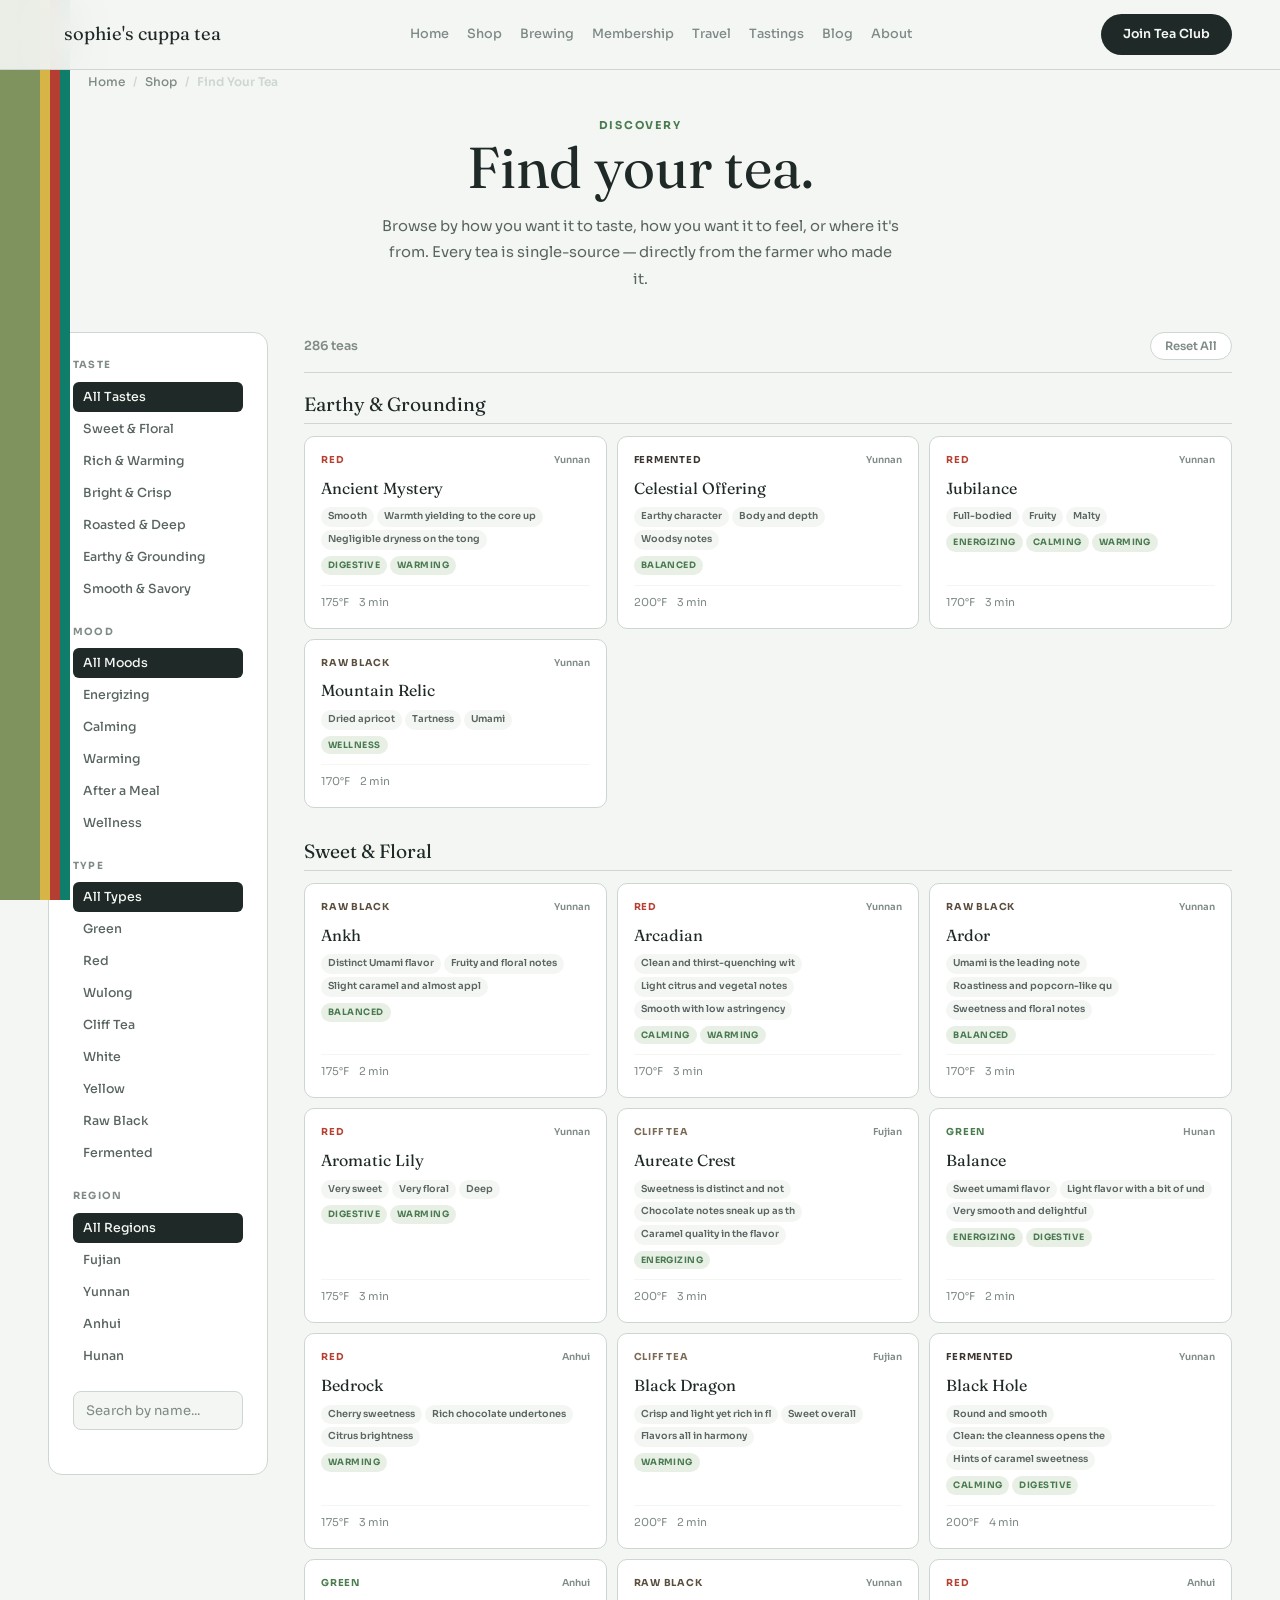
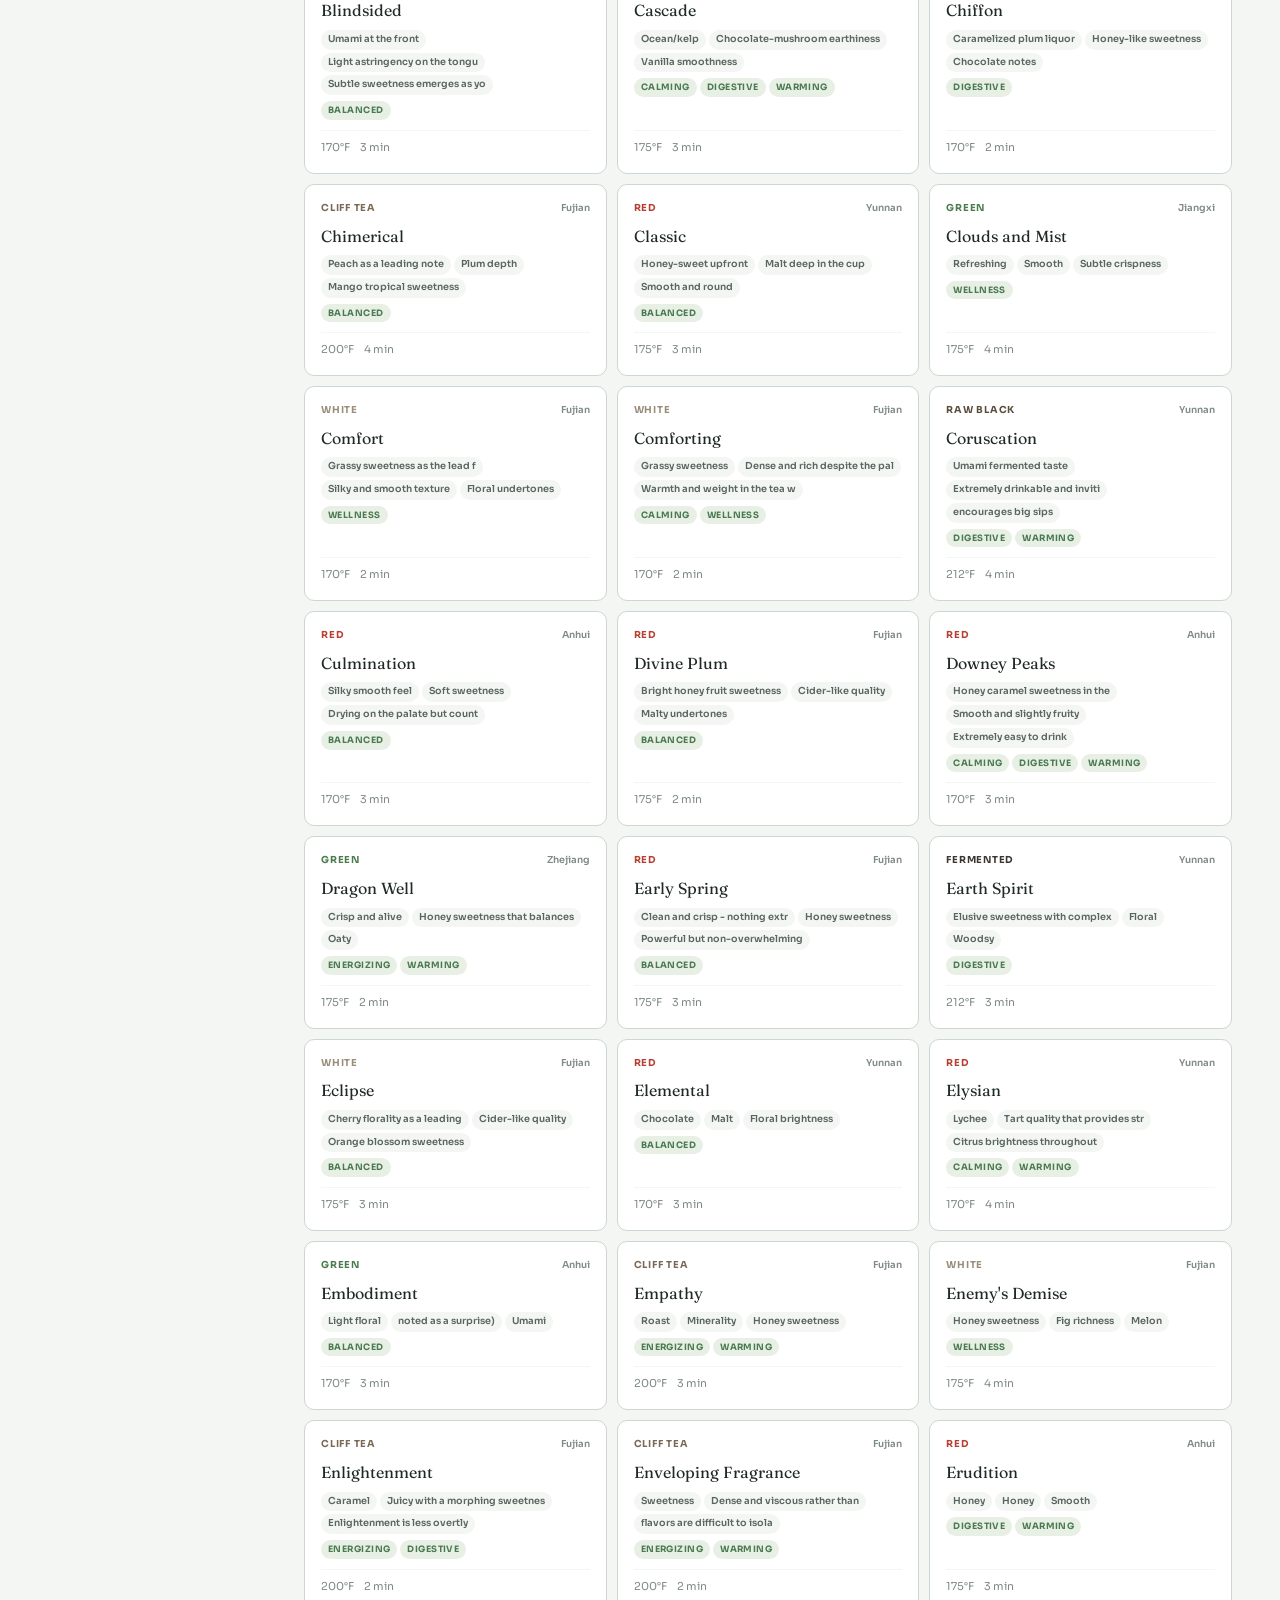
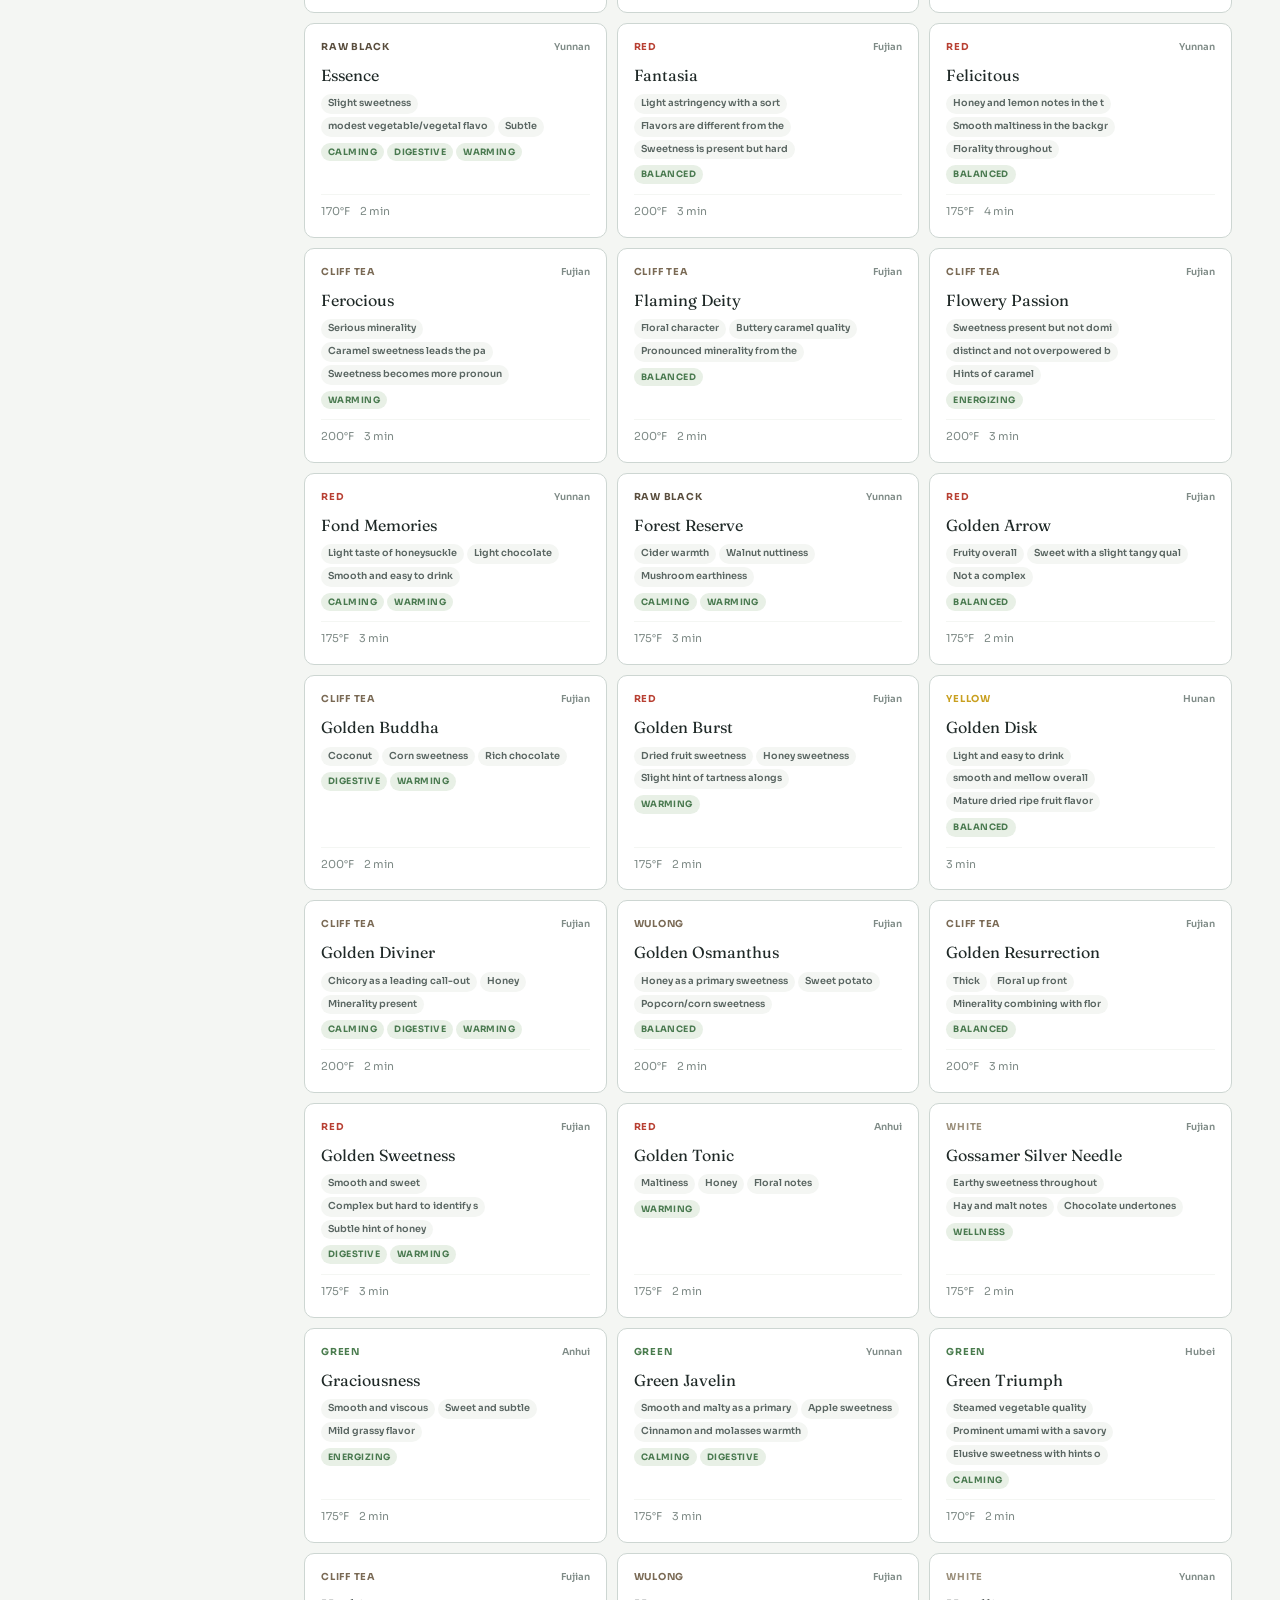
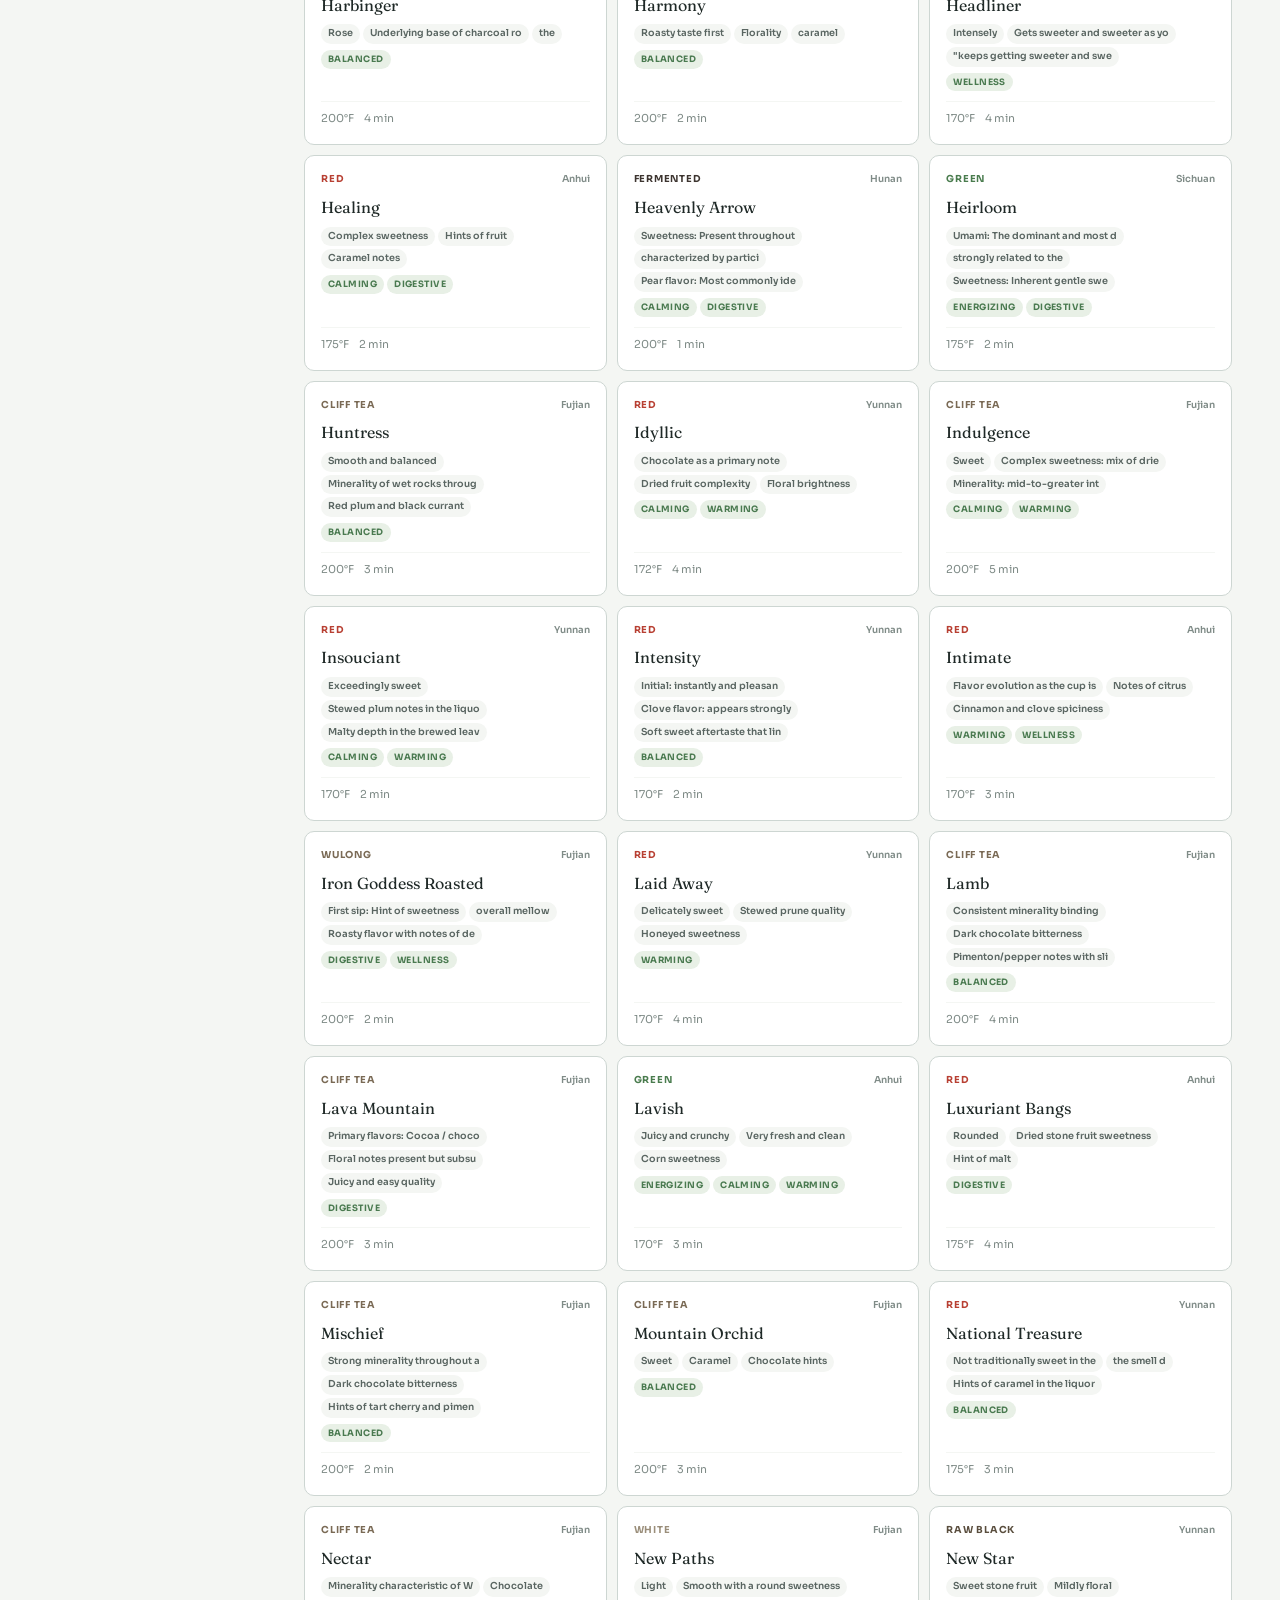
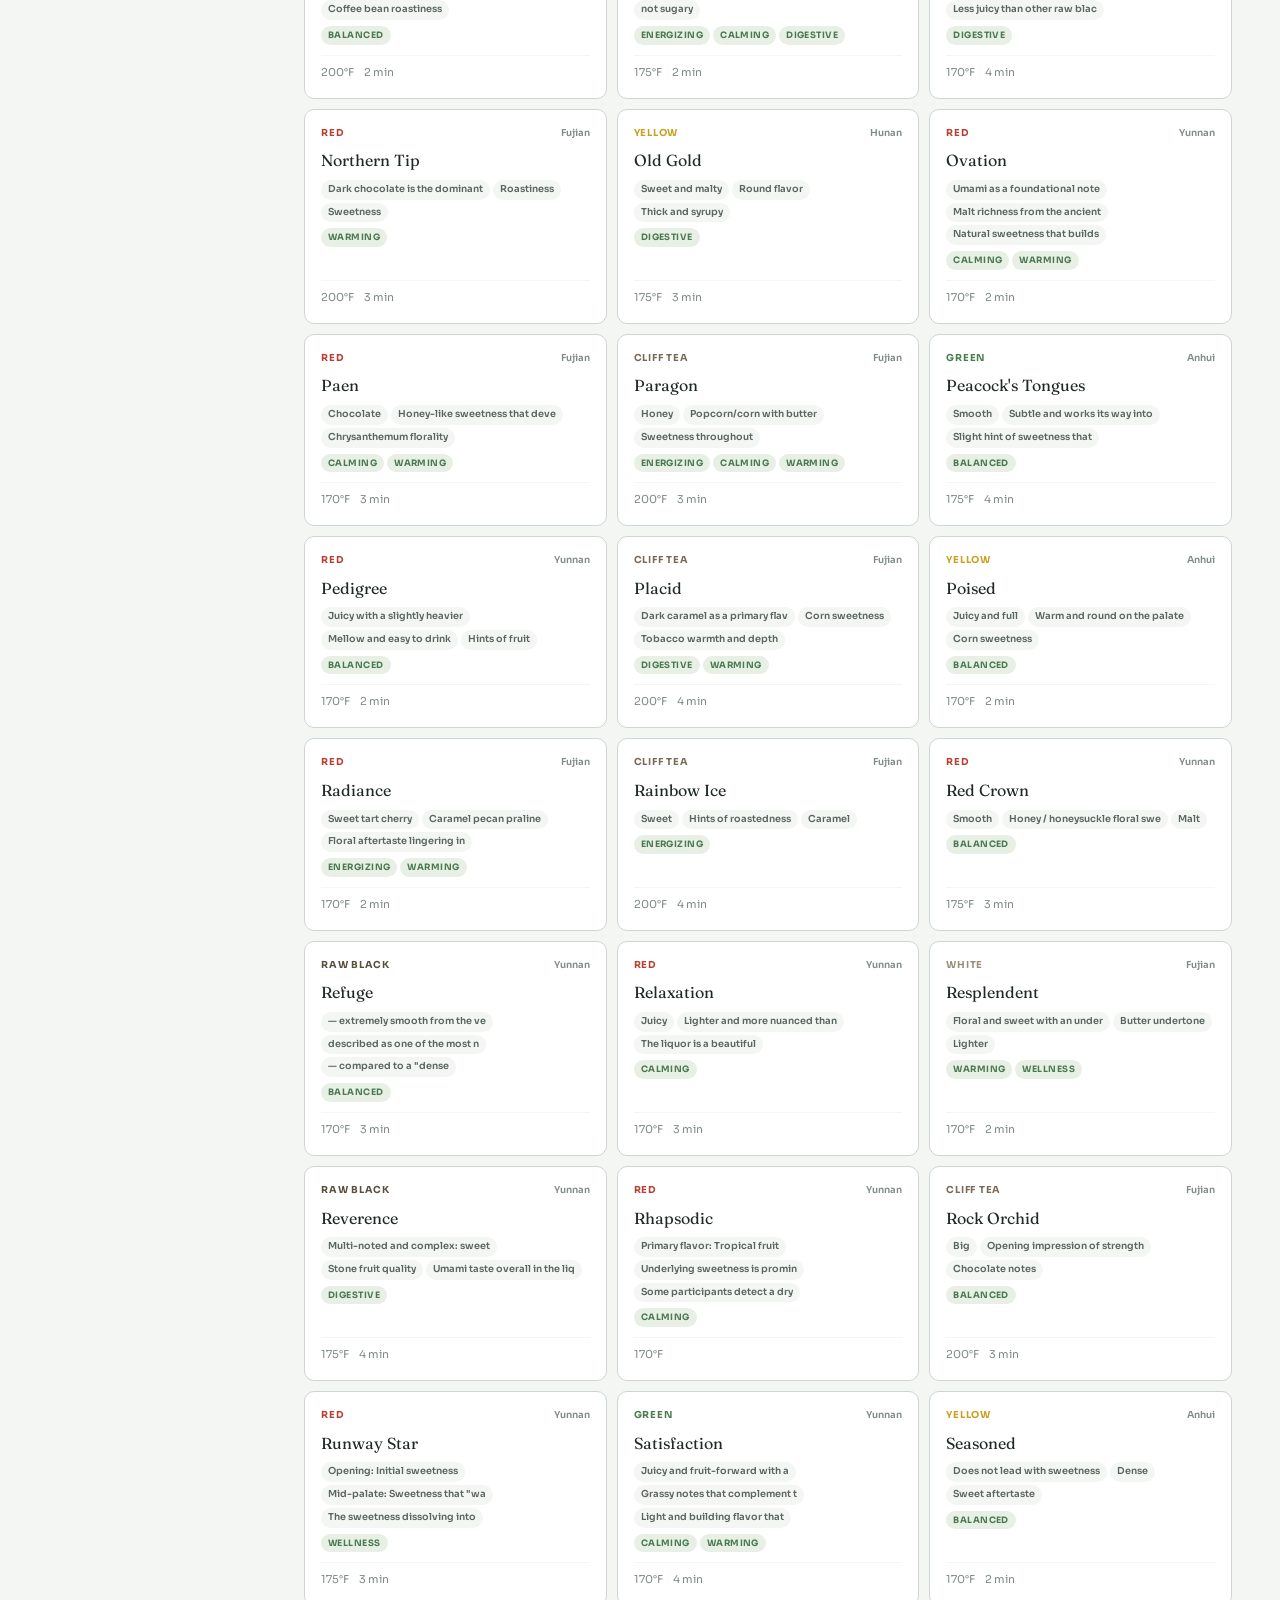
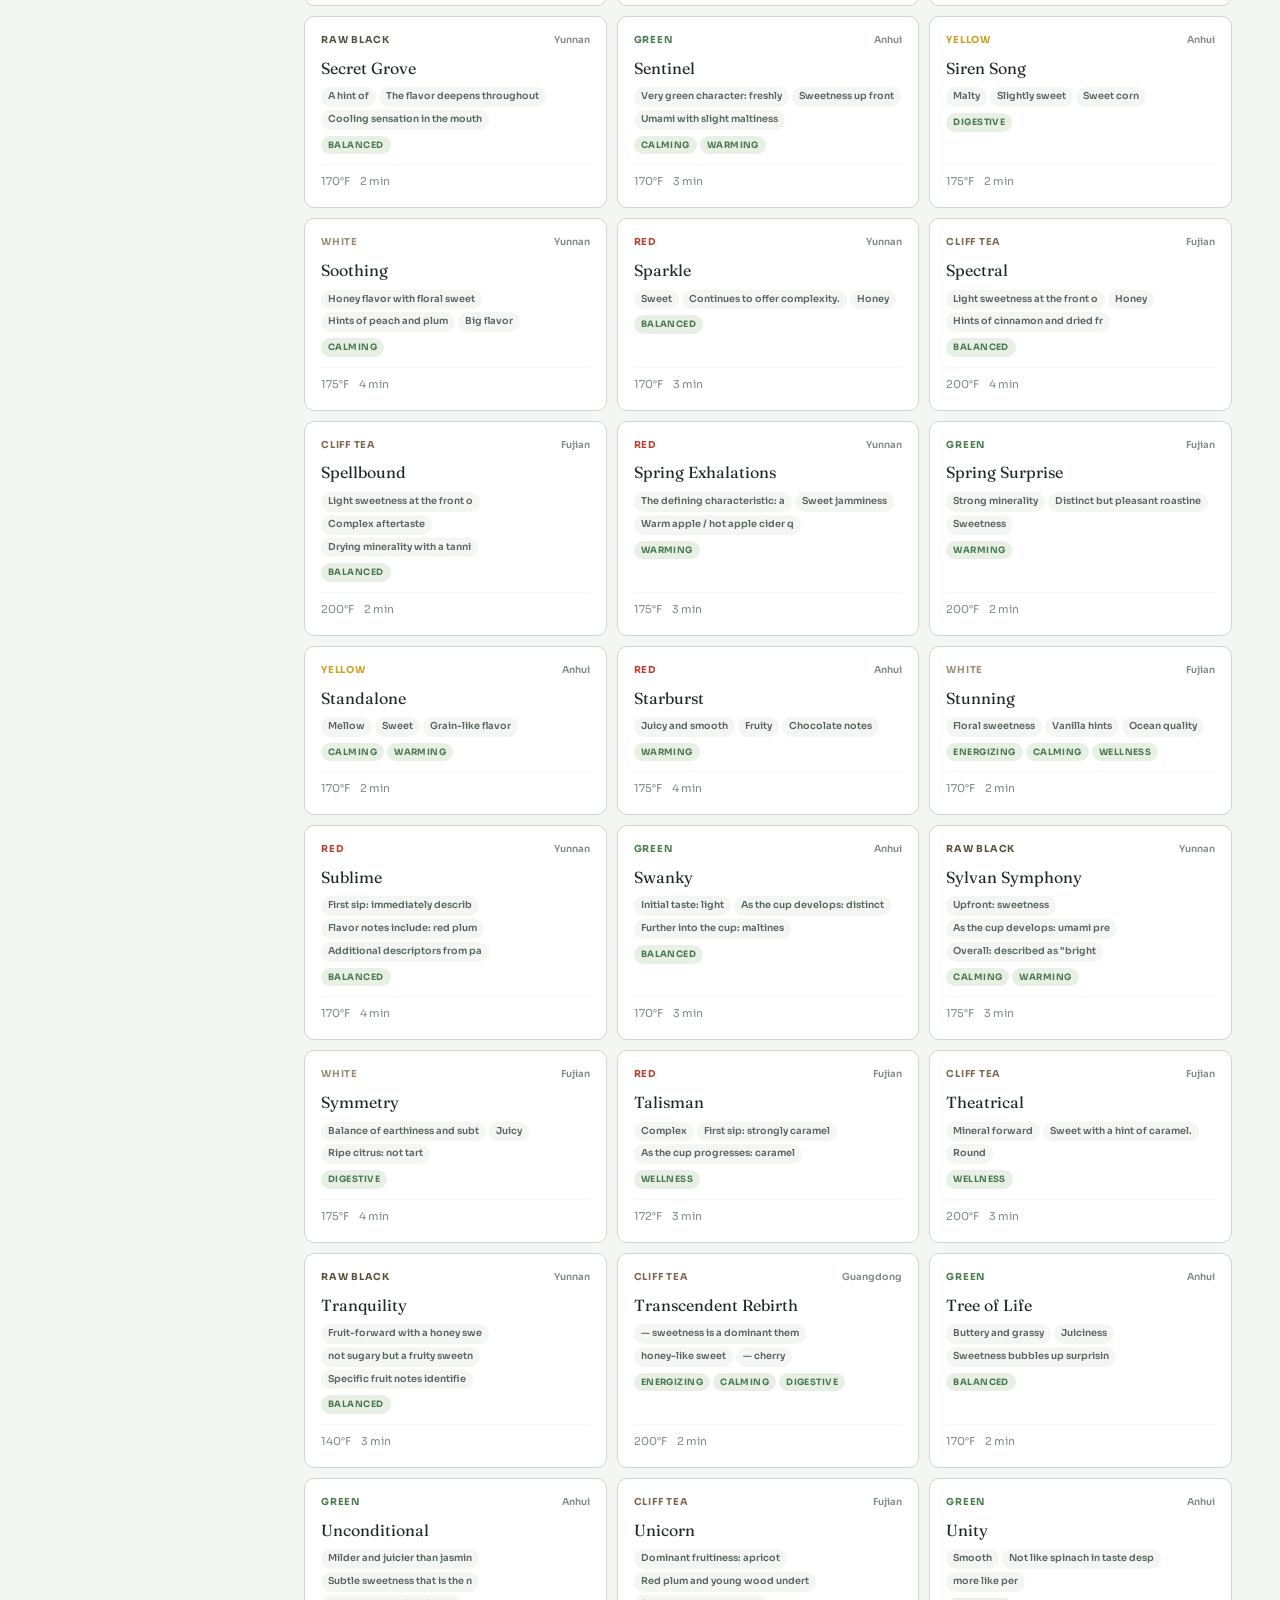
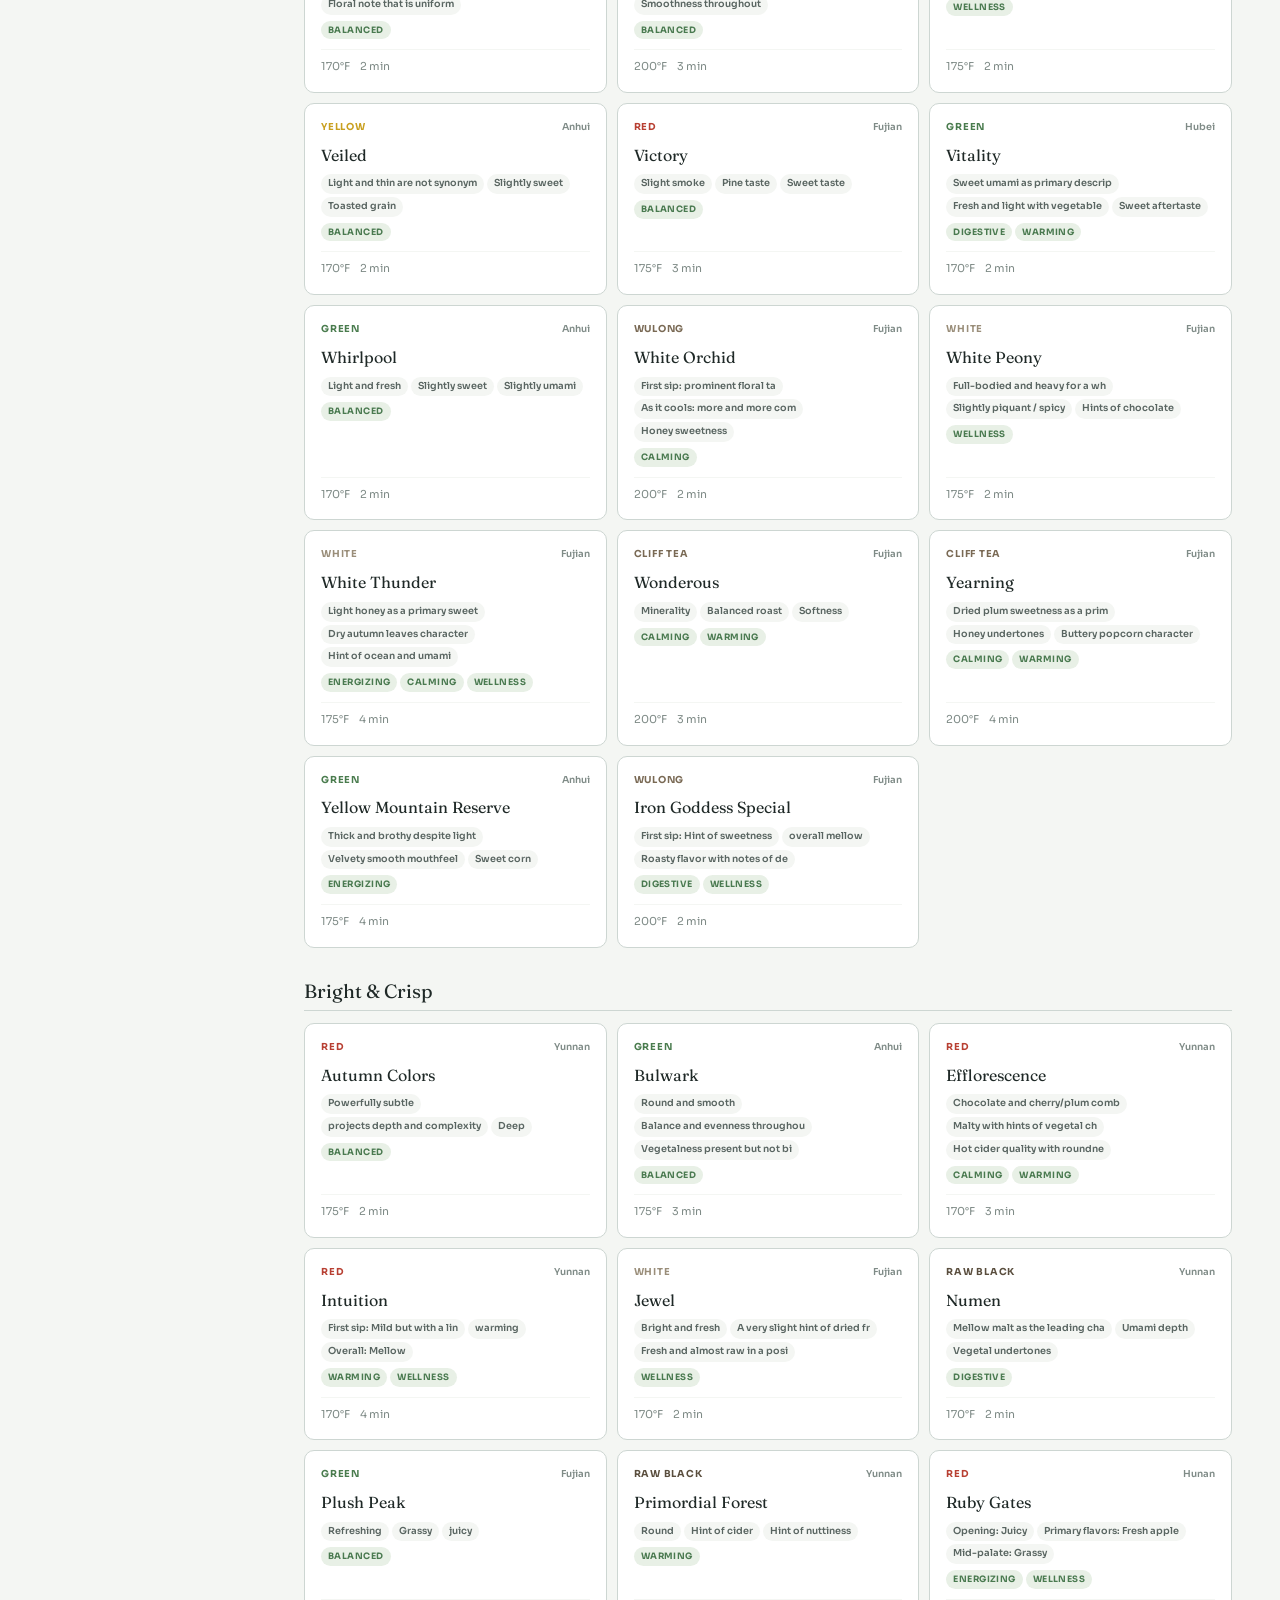
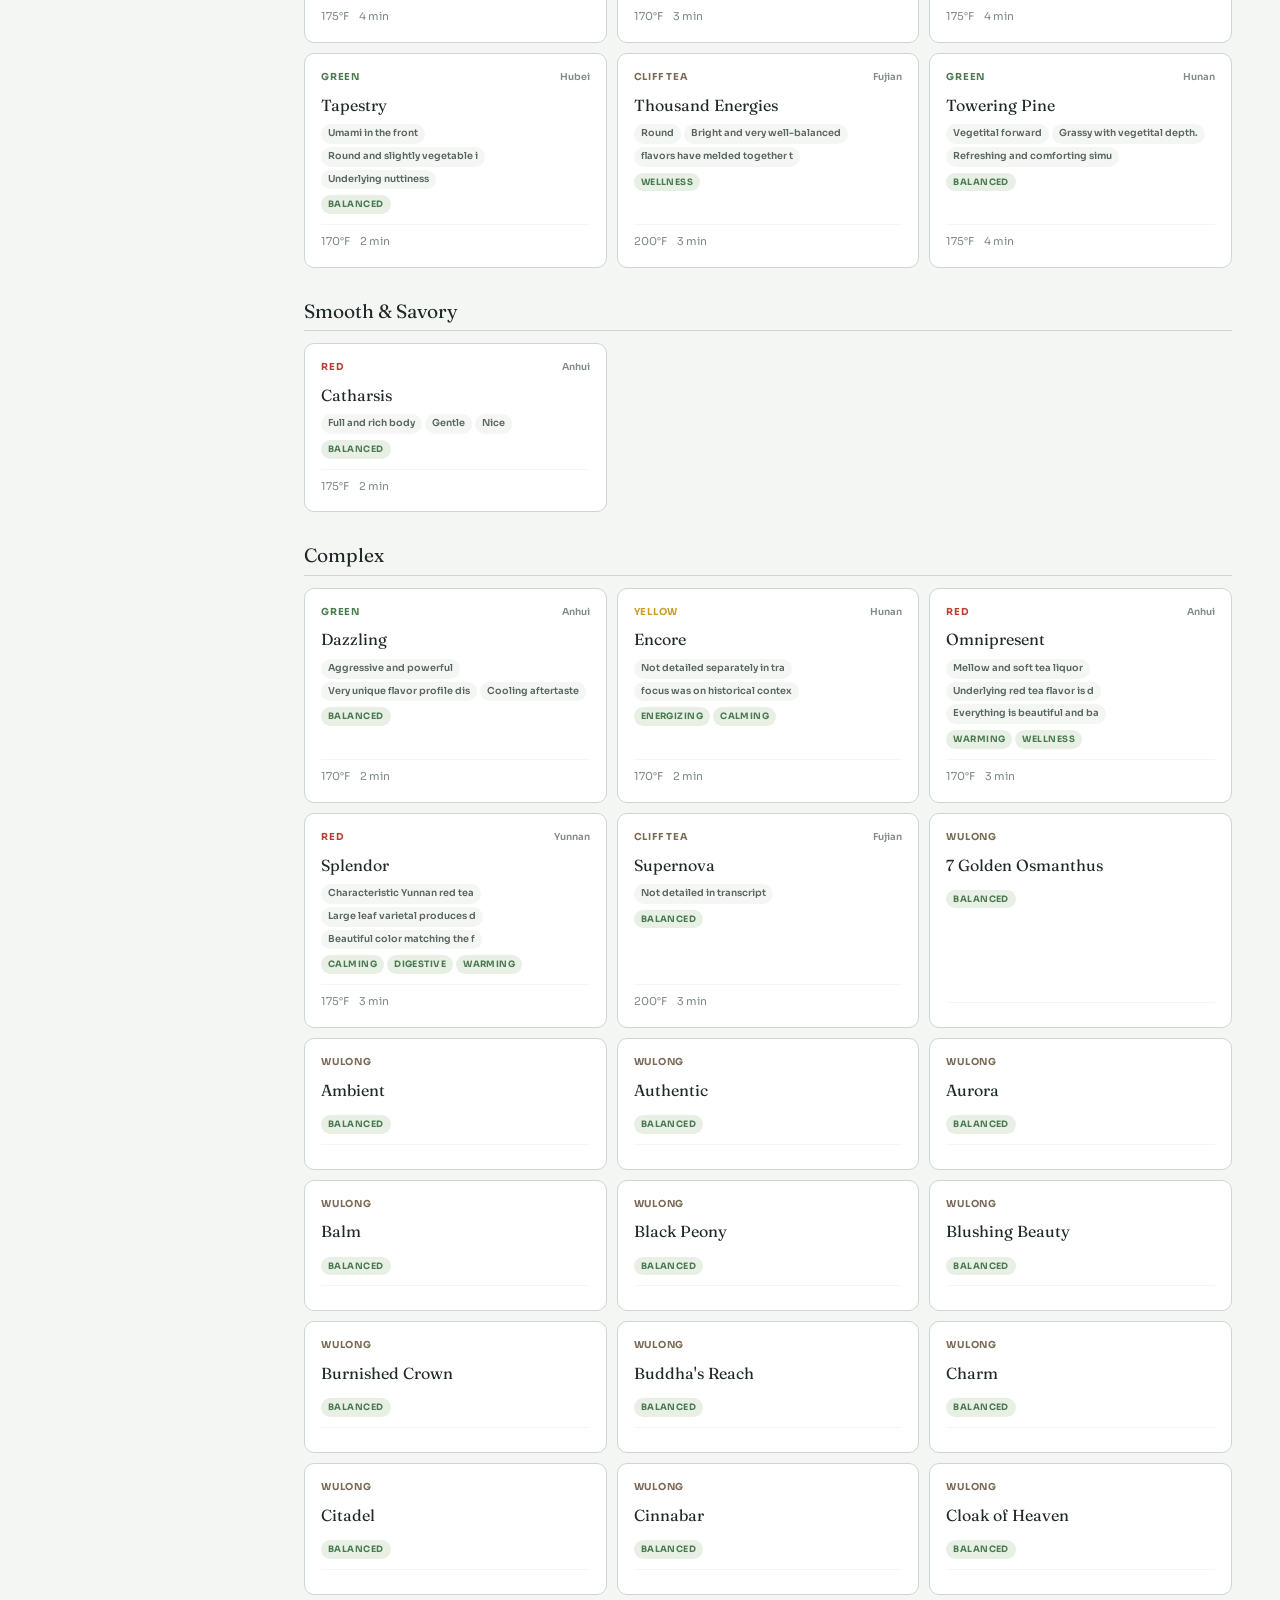
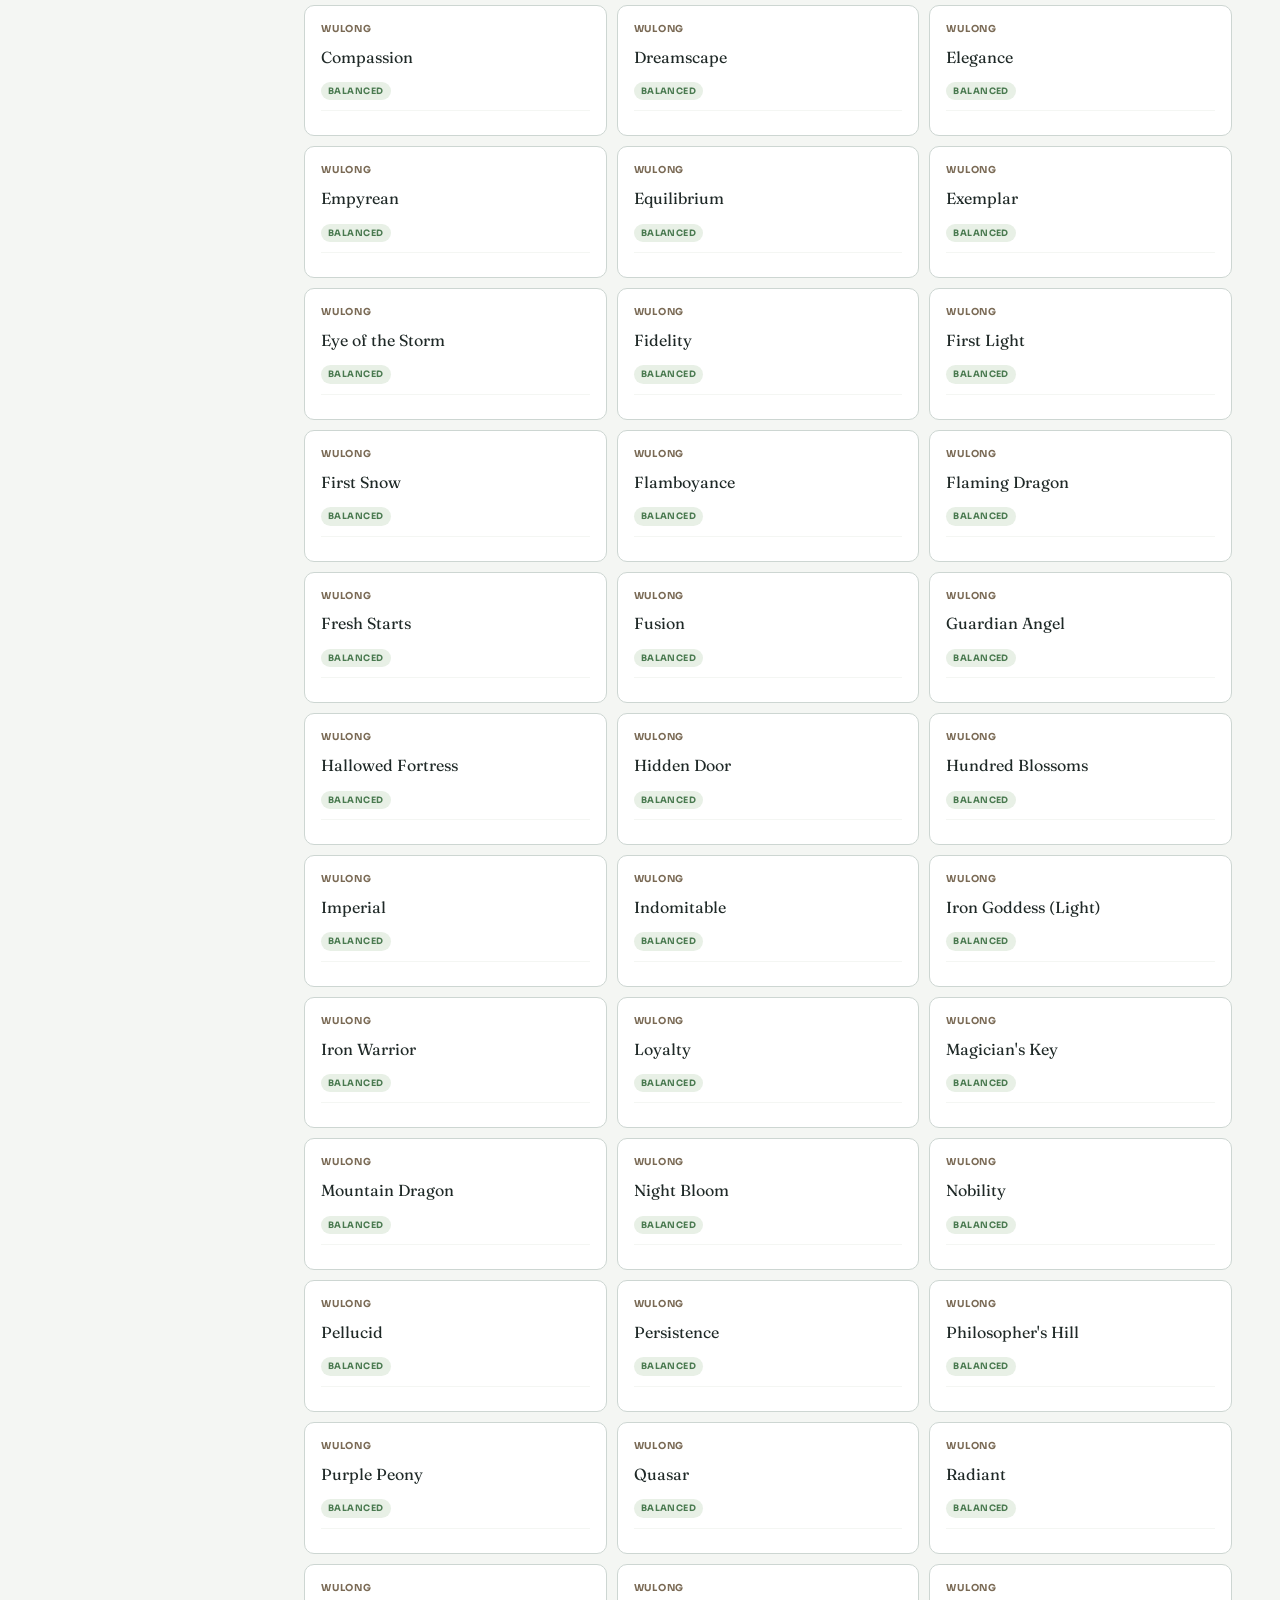
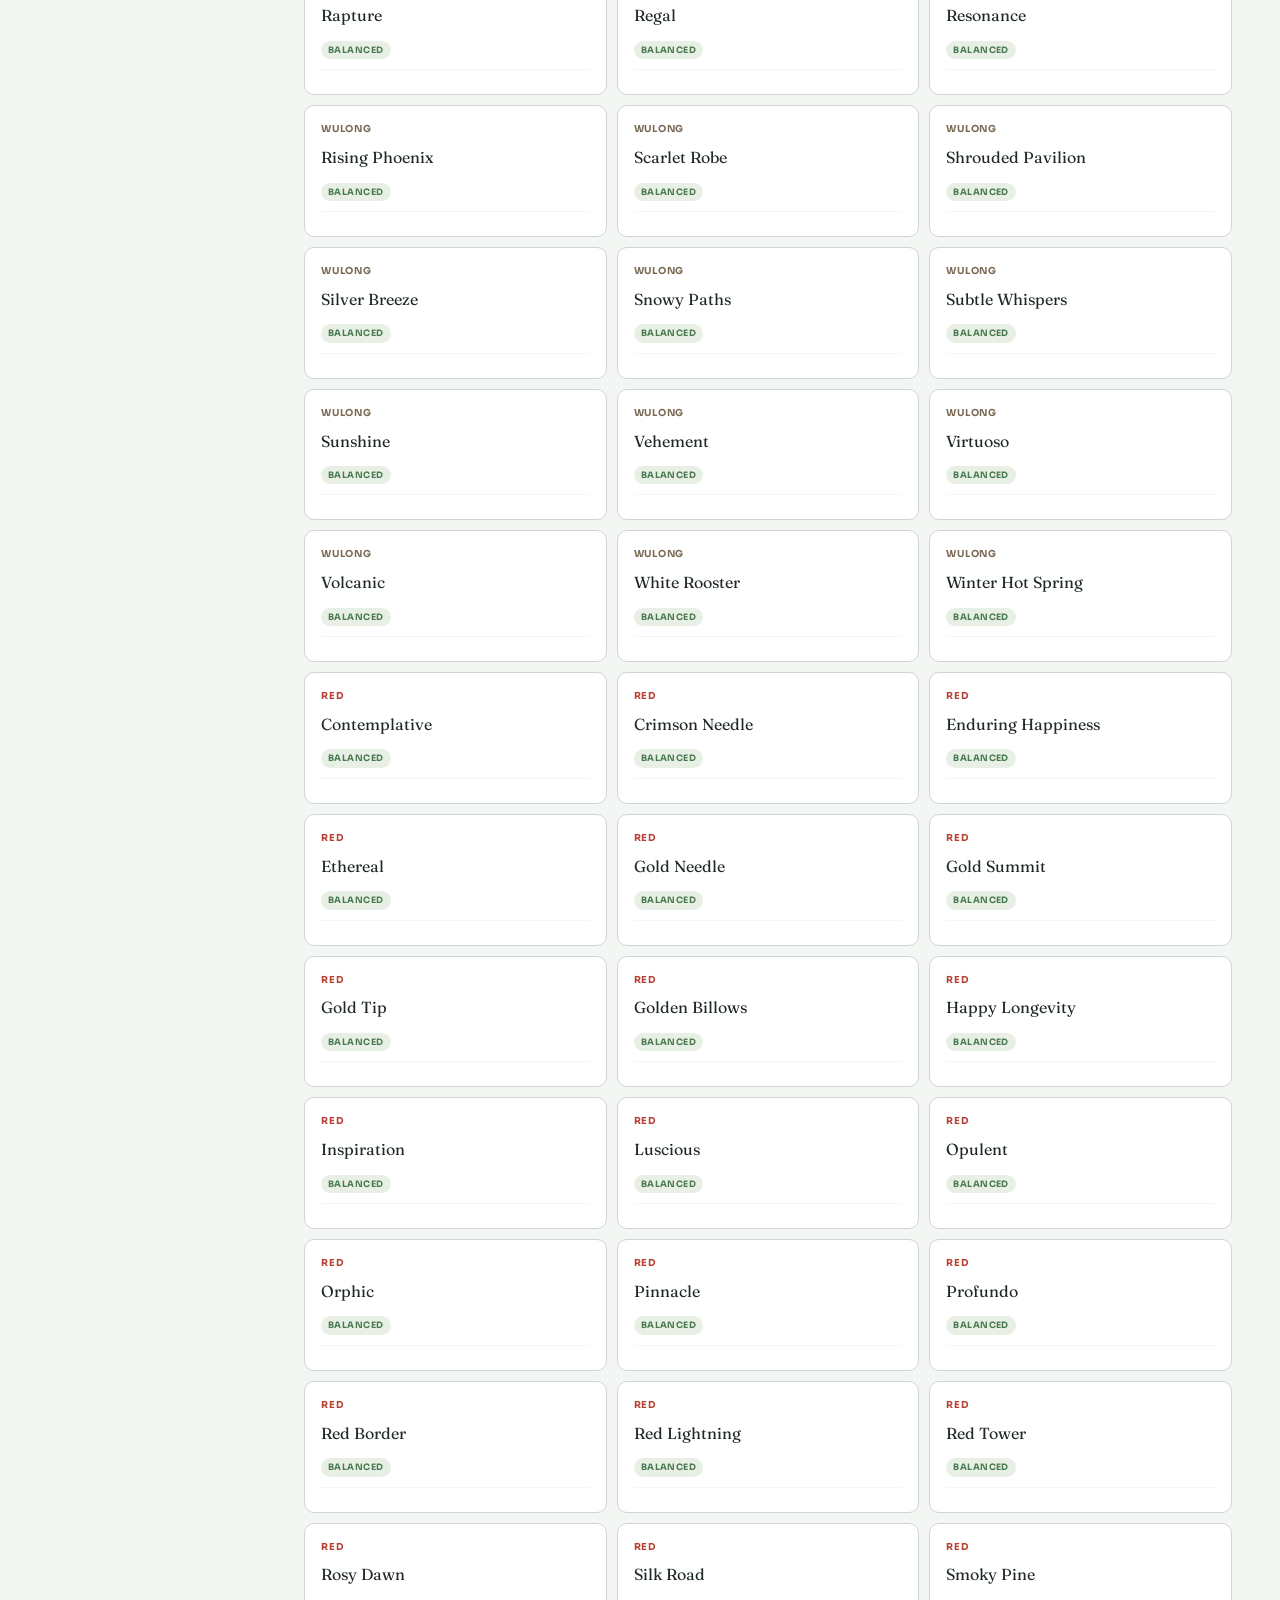
<file: find.html>
<!DOCTYPE html>
<html lang="en">
  <head>
    <meta charset="UTF-8" />
    <meta name="viewport" content="width=device-width, initial-scale=1.0" />
    <title>Find Your Tea — Sophie's Cuppa Tea</title>
    <meta name="description" content="Browse 400+ single-source teas by taste, mood, region, or type." />
    <link rel="preconnect" href="https://fonts.googleapis.com" />
    <link rel="preconnect" href="https://fonts.gstatic.com" crossorigin />
    <link href="https://fonts.googleapis.com/css2?family=Sora:wght@300;400;500;600;700&family=Fraunces:ital,opsz,wght@0,9..144,300..900;1,9..144,300..900&display=swap" rel="stylesheet" />
    <link rel="stylesheet" href="./styles.css" />
  </head>
  <body>

    <nav class="nav" id="nav">
      <a href="index.html" class="nav-logo">sophie's cuppa tea</a>
      <div class="nav-center">
        <a href="index.html">Home</a>
        <a href="shop.html">Shop</a>
        <a href="brewing.html">Brewing</a>
        <a href="membership.html">Membership</a>
        <a href="travel.html">Travel</a>
        <a href="tastings.html">Tastings</a>
        <a href="learn.html">Blog</a>
        <a href="about.html">About</a>
      </div>
      <a href="membership.html" class="nav-btn">Join Tea Club</a>
      <button class="nav-burger" aria-label="Menu"><span></span><span></span></button>
    </nav>

    <div class="breadcrumbs">
      <a href="index.html">Home</a>
      <span>/</span>
      <a href="shop.html">Shop</a>
      <span>/</span>
      <span class="breadcrumb-current">Find Your Tea</span>
    </div>

    <section class="page-hero page-hero--compact">
      <span class="label">Discovery</span>
      <h1>Find your tea.</h1>
      <p class="hero-sub">Browse by how you want it to taste, how you want it to feel, or where it's from. Every tea is single-source — directly from the farmer who made it.</p>
    </section>

    <!-- ══ FILTERS ══ -->
    <section class="finder" id="finder">
      <div class="finder-sidebar">
        <div class="finder-group">
          <h4>Taste</h4>
          <button class="ftag is-on" data-key="taste" data-val="all">All Tastes</button>
          <button class="ftag" data-key="taste" data-val="Sweet & Floral">Sweet & Floral</button>
          <button class="ftag" data-key="taste" data-val="Rich & Warming">Rich & Warming</button>
          <button class="ftag" data-key="taste" data-val="Bright & Crisp">Bright & Crisp</button>
          <button class="ftag" data-key="taste" data-val="Roasted & Deep">Roasted & Deep</button>
          <button class="ftag" data-key="taste" data-val="Earthy & Grounding">Earthy & Grounding</button>
          <button class="ftag" data-key="taste" data-val="Smooth & Savory">Smooth & Savory</button>
        </div>
        <div class="finder-group">
          <h4>Mood</h4>
          <button class="ftag is-on" data-key="mood" data-val="all">All Moods</button>
          <button class="ftag" data-key="mood" data-val="Energizing">Energizing</button>
          <button class="ftag" data-key="mood" data-val="Calming">Calming</button>
          <button class="ftag" data-key="mood" data-val="Warming">Warming</button>
          <button class="ftag" data-key="mood" data-val="Digestive">After a Meal</button>
          <button class="ftag" data-key="mood" data-val="Wellness">Wellness</button>
        </div>
        <div class="finder-group">
          <h4>Type</h4>
          <button class="ftag is-on" data-key="type" data-val="all">All Types</button>
          <button class="ftag" data-key="type" data-val="Green">Green</button>
          <button class="ftag" data-key="type" data-val="Red">Red</button>
          <button class="ftag" data-key="type" data-val="Wulong">Wulong</button>
          <button class="ftag" data-key="type" data-val="Cliff Tea">Cliff Tea</button>
          <button class="ftag" data-key="type" data-val="White">White</button>
          <button class="ftag" data-key="type" data-val="Yellow">Yellow</button>
          <button class="ftag" data-key="type" data-val="Raw Black">Raw Black</button>
          <button class="ftag" data-key="type" data-val="Fermented">Fermented</button>
        </div>
        <div class="finder-group">
          <h4>Region</h4>
          <button class="ftag is-on" data-key="region" data-val="all">All Regions</button>
          <button class="ftag" data-key="region" data-val="Fujian">Fujian</button>
          <button class="ftag" data-key="region" data-val="Yunnan">Yunnan</button>
          <button class="ftag" data-key="region" data-val="Anhui">Anhui</button>
          <button class="ftag" data-key="region" data-val="Hunan">Hunan</button>
        </div>
        <div class="finder-group">
          <input type="text" class="finder-search" id="teaSearch" placeholder="Search by name..." />
        </div>
      </div>

      <div class="finder-main">
        <div class="finder-status">
          <span id="resultCount">285 teas</span>
          <button class="finder-reset" id="resetAll">Reset All</button>
        </div>
        <div class="finder-results" id="finderResults">
          <!-- populated by JS -->
        </div>
      </div>
    </section>

    <footer class="footer">
      <div class="footer-top">
        <div class="footer-brand"><span class="footer-logo">sophie's cuppa tea</span><p class="footer-motto">Tea for a Long Life.</p><p class="footer-loc">Oakland, California</p></div>
        <div class="footer-cols">
          <div class="footer-col"><h4>Shop</h4><a href="shop.html">All Teas</a><a href="shop.html">Green</a><a href="shop.html">Wulong</a><a href="shop.html">Red</a><a href="shop.html">White</a></div>
          <div class="footer-col"><h4>Blog</h4><a href="learn.html">Tea Types</a><a href="brewing.html">How to Brew</a><a href="learn.html">Tasting Guide</a><a href="learn.html">FAQ</a></div>
          <div class="footer-col"><h4>Community</h4><a href="tastings.html">Tastings</a><a href="travel.html">Sourcing Trips</a><a href="https://www.youtube.com/@sophiescuppatea6726" target="_blank" rel="noopener">YouTube</a><a href="about.html">Contact</a></div>
        </div>
      </div>
      <div class="footer-bottom"><p>&copy; 2025 Sophie's Cuppa Tea. All rights reserved.</p></div>
    </footer>

    <script src="./script.js"></script>
    <script src="./finder.js"></script>
  </body>
</html>
</file>
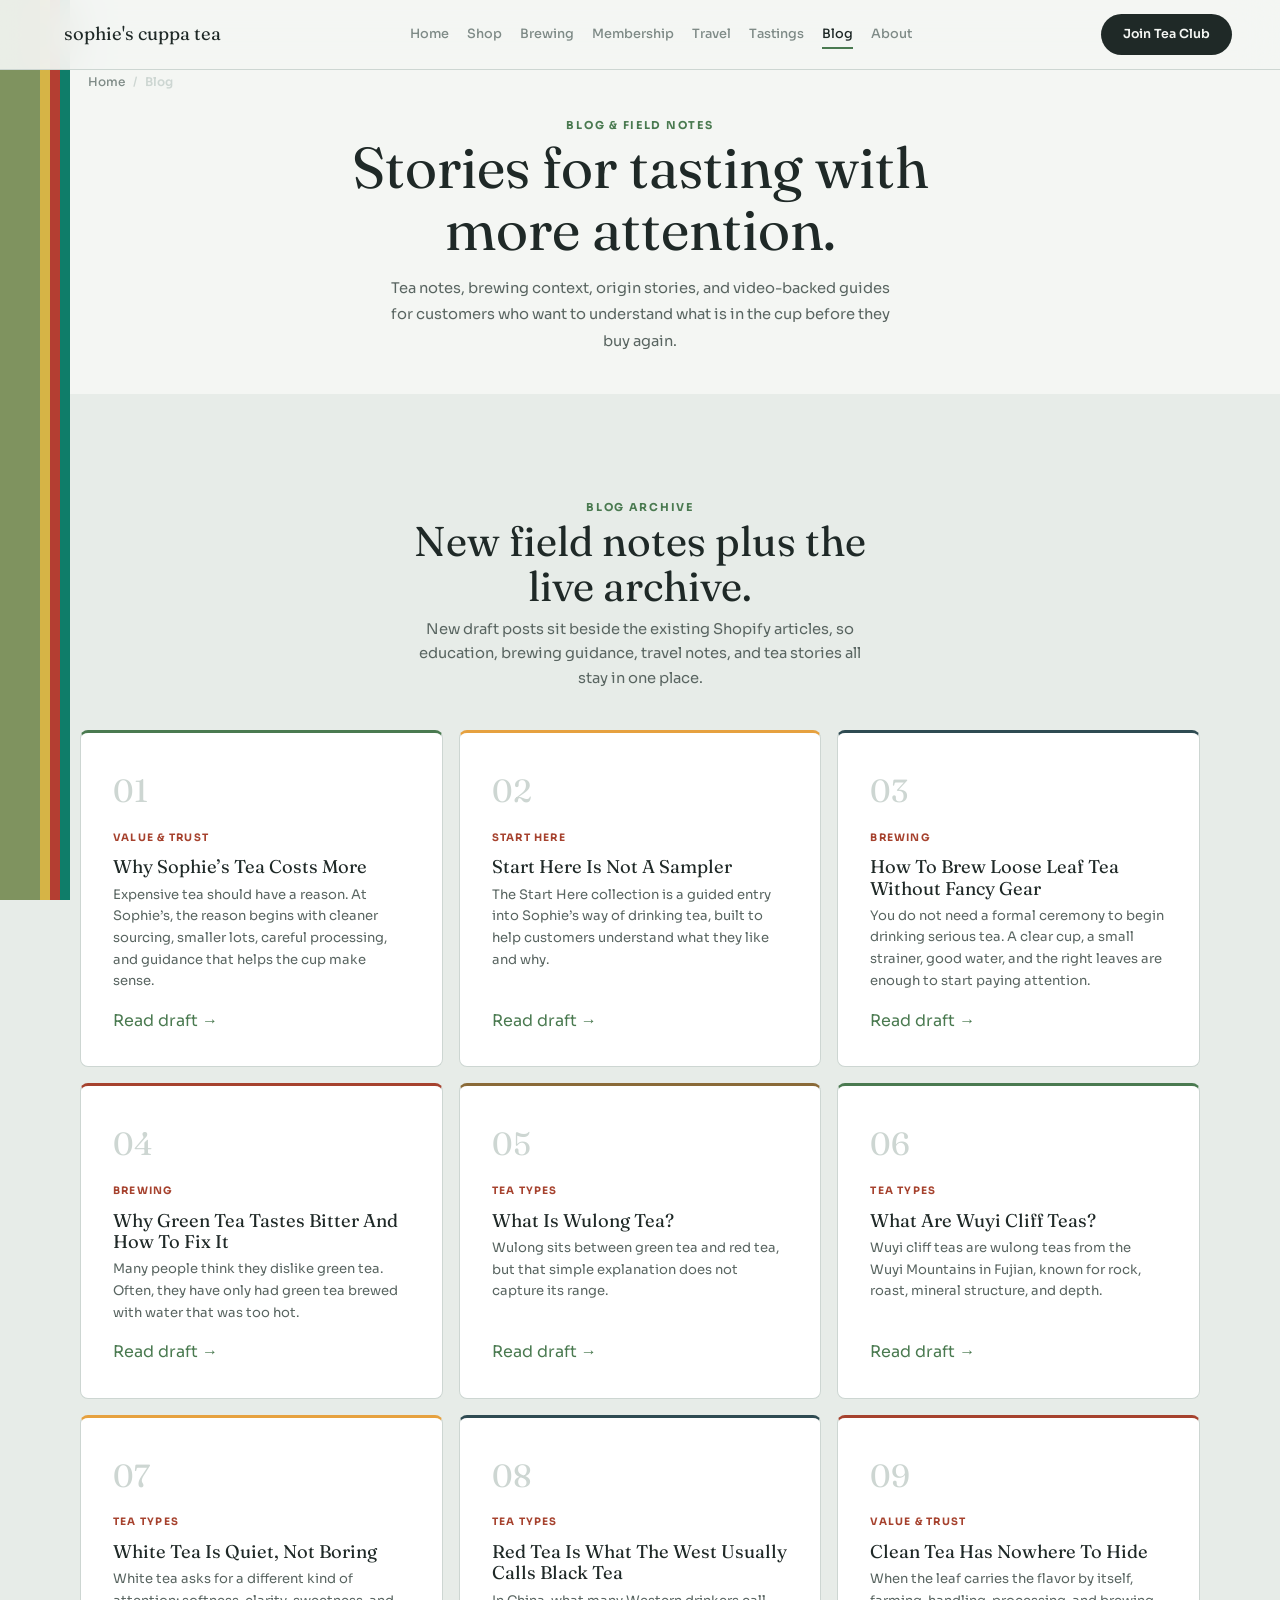
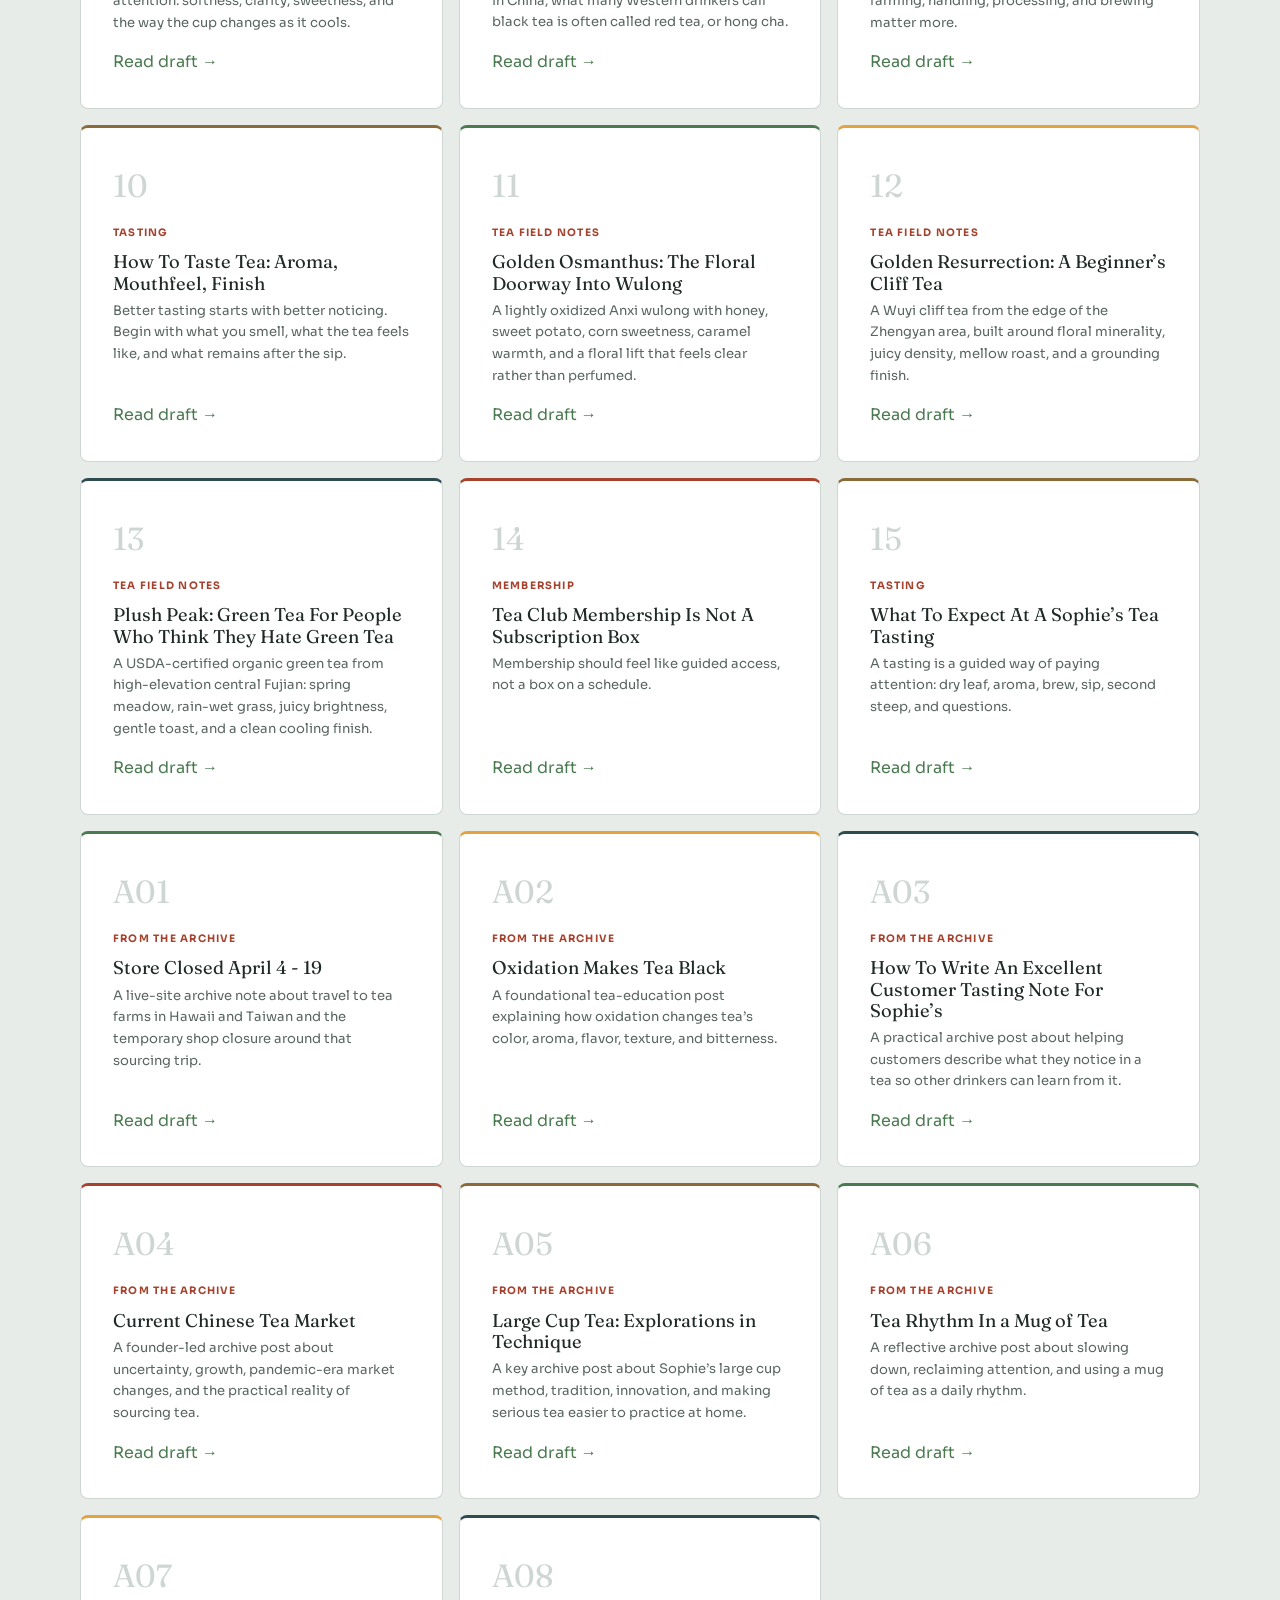
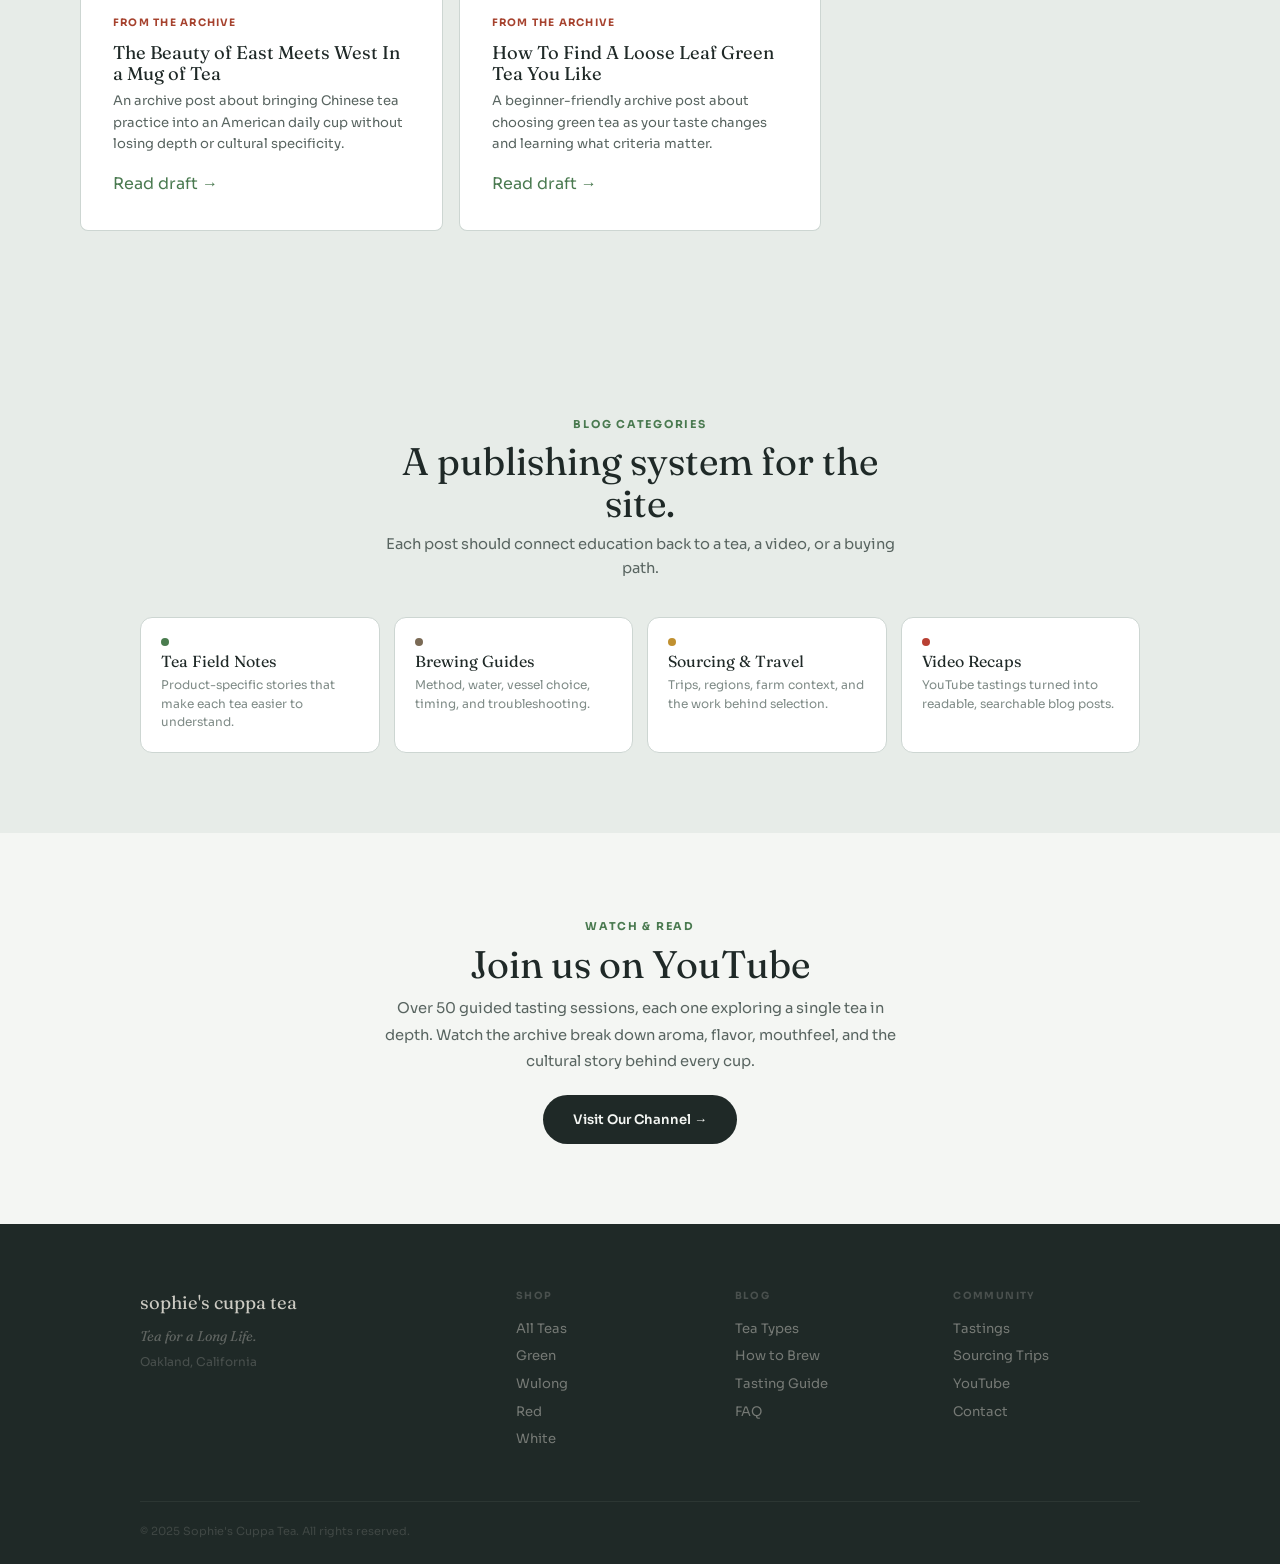
<file: learn.html>
<!DOCTYPE html>
<html lang="en">
  <head>
    <meta charset="UTF-8" />
    <meta name="viewport" content="width=device-width, initial-scale=1.0" />
    <title>Blog — Sophie's Cuppa Tea</title>
    <meta name="description" content="Read Sophie's Cuppa Tea field notes, tasting guides, brewing context, and deeper stories behind the teas." />
    <link rel="preconnect" href="https://fonts.googleapis.com" />
    <link rel="preconnect" href="https://fonts.gstatic.com" crossorigin />
    <link href="https://fonts.googleapis.com/css2?family=Sora:wght@300;400;500;600;700&family=Fraunces:ital,opsz,wght@0,9..144,300..900;1,9..144,300..900&display=swap" rel="stylesheet" />
    <link rel="stylesheet" href="./styles.css" />
  </head>
  <body>

    <nav class="nav" id="nav">
      <a href="index.html" class="nav-logo">sophie's cuppa tea</a>
      <div class="nav-center">
        <a href="index.html">Home</a>
        <a href="shop.html">Shop</a>
        <a href="brewing.html">Brewing</a>
        <a href="membership.html">Membership</a>
        <a href="travel.html">Travel</a>
        <a href="tastings.html">Tastings</a>
        <a href="learn.html" class="is-current">Blog</a>
        <a href="about.html">About</a>
      </div>
      <a href="membership.html" class="nav-btn">Join Tea Club</a>
      <button class="nav-burger" aria-label="Menu"><span></span><span></span></button>
    </nav>

    <div class="breadcrumbs">
      <a href="index.html">Home</a>
      <span>/</span>
      <span class="breadcrumb-current">Blog</span>
    </div>

    <section class="page-hero page-hero--compact">
      <span class="label">Blog &amp; Field Notes</span>
      <h1>Stories for tasting with more attention.</h1>
      <p class="hero-sub">Tea notes, brewing context, origin stories, and video-backed guides for customers who want to understand what is in the cup before they buy again.</p>
    </section>

    <!-- ══ BLOG CARDS ══ -->
    <section class="learn" id="learn">
      <div class="learn-head reveal">
        <span class="label">Blog Archive</span>
        <h2>New field notes plus the live archive.</h2>
        <p>New draft posts sit beside the existing Shopify articles, so education, brewing guidance, travel notes, and tea stories all stay in one place.</p>
      </div>
      <div class="learn-grid learn-grid--archive" data-blog-archive></div>
    </section>

    <section class="browse">
      <div class="browse-head reveal">
        <span class="label">Blog Categories</span>
        <h2>A publishing system for the site.</h2>
        <p>Each post should connect education back to a tea, a video, or a buying path.</p>
      </div>
      <div class="browse-grid">
        <a href="shop.html" class="browse-card reveal" style="--bc:#4a7c4e"><span class="browse-dot"></span><h3>Tea Field Notes</h3><p>Product-specific stories that make each tea easier to understand.</p></a>
        <a href="brewing.html" class="browse-card reveal" style="--bc:#7a6a55"><span class="browse-dot"></span><h3>Brewing Guides</h3><p>Method, water, vessel choice, timing, and troubleshooting.</p></a>
        <a href="travel.html" class="browse-card reveal" style="--bc:#c09030"><span class="browse-dot"></span><h3>Sourcing &amp; Travel</h3><p>Trips, regions, farm context, and the work behind selection.</p></a>
        <a href="tastings.html" class="browse-card reveal" style="--bc:#b84033"><span class="browse-dot"></span><h3>Video Recaps</h3><p>YouTube tastings turned into readable, searchable blog posts.</p></a>
      </div>
    </section>

    <!-- ══ YOUTUBE CTA ══ -->
    <section class="yt-section">
      <div class="yt-inner reveal">
        <span class="label">Watch &amp; Read</span>
        <h2>Join us on YouTube</h2>
        <p>Over 50 guided tasting sessions, each one exploring a single tea in depth. Watch the archive break down aroma, flavor, mouthfeel, and the cultural story behind every cup.</p>
        <a href="https://www.youtube.com/@sophiescuppatea6726" target="_blank" rel="noopener" class="btn btn-dark">Visit Our Channel &rarr;</a>
      </div>
    </section>

    <footer class="footer">
      <div class="footer-top">
        <div class="footer-brand"><span class="footer-logo">sophie's cuppa tea</span><p class="footer-motto">Tea for a Long Life.</p><p class="footer-loc">Oakland, California</p></div>
        <div class="footer-cols">
          <div class="footer-col"><h4>Shop</h4><a href="shop.html">All Teas</a><a href="shop.html">Green</a><a href="shop.html">Wulong</a><a href="shop.html">Red</a><a href="shop.html">White</a></div>
          <div class="footer-col"><h4>Blog</h4><a href="learn.html">Tea Types</a><a href="brewing.html">How to Brew</a><a href="learn.html">Tasting Guide</a><a href="learn.html">FAQ</a></div>
          <div class="footer-col"><h4>Community</h4><a href="tastings.html">Tastings</a><a href="travel.html">Sourcing Trips</a><a href="https://www.youtube.com/@sophiescuppatea6726" target="_blank" rel="noopener">YouTube</a><a href="about.html">Contact</a></div>
        </div>
      </div>
      <div class="footer-bottom"><p>&copy; 2025 Sophie's Cuppa Tea. All rights reserved.</p></div>
    </footer>

    <script src="./blog-data.js"></script>
    <script src="./blog.js"></script>
    <script src="./script.js"></script>
  </body>
</html>
</file>
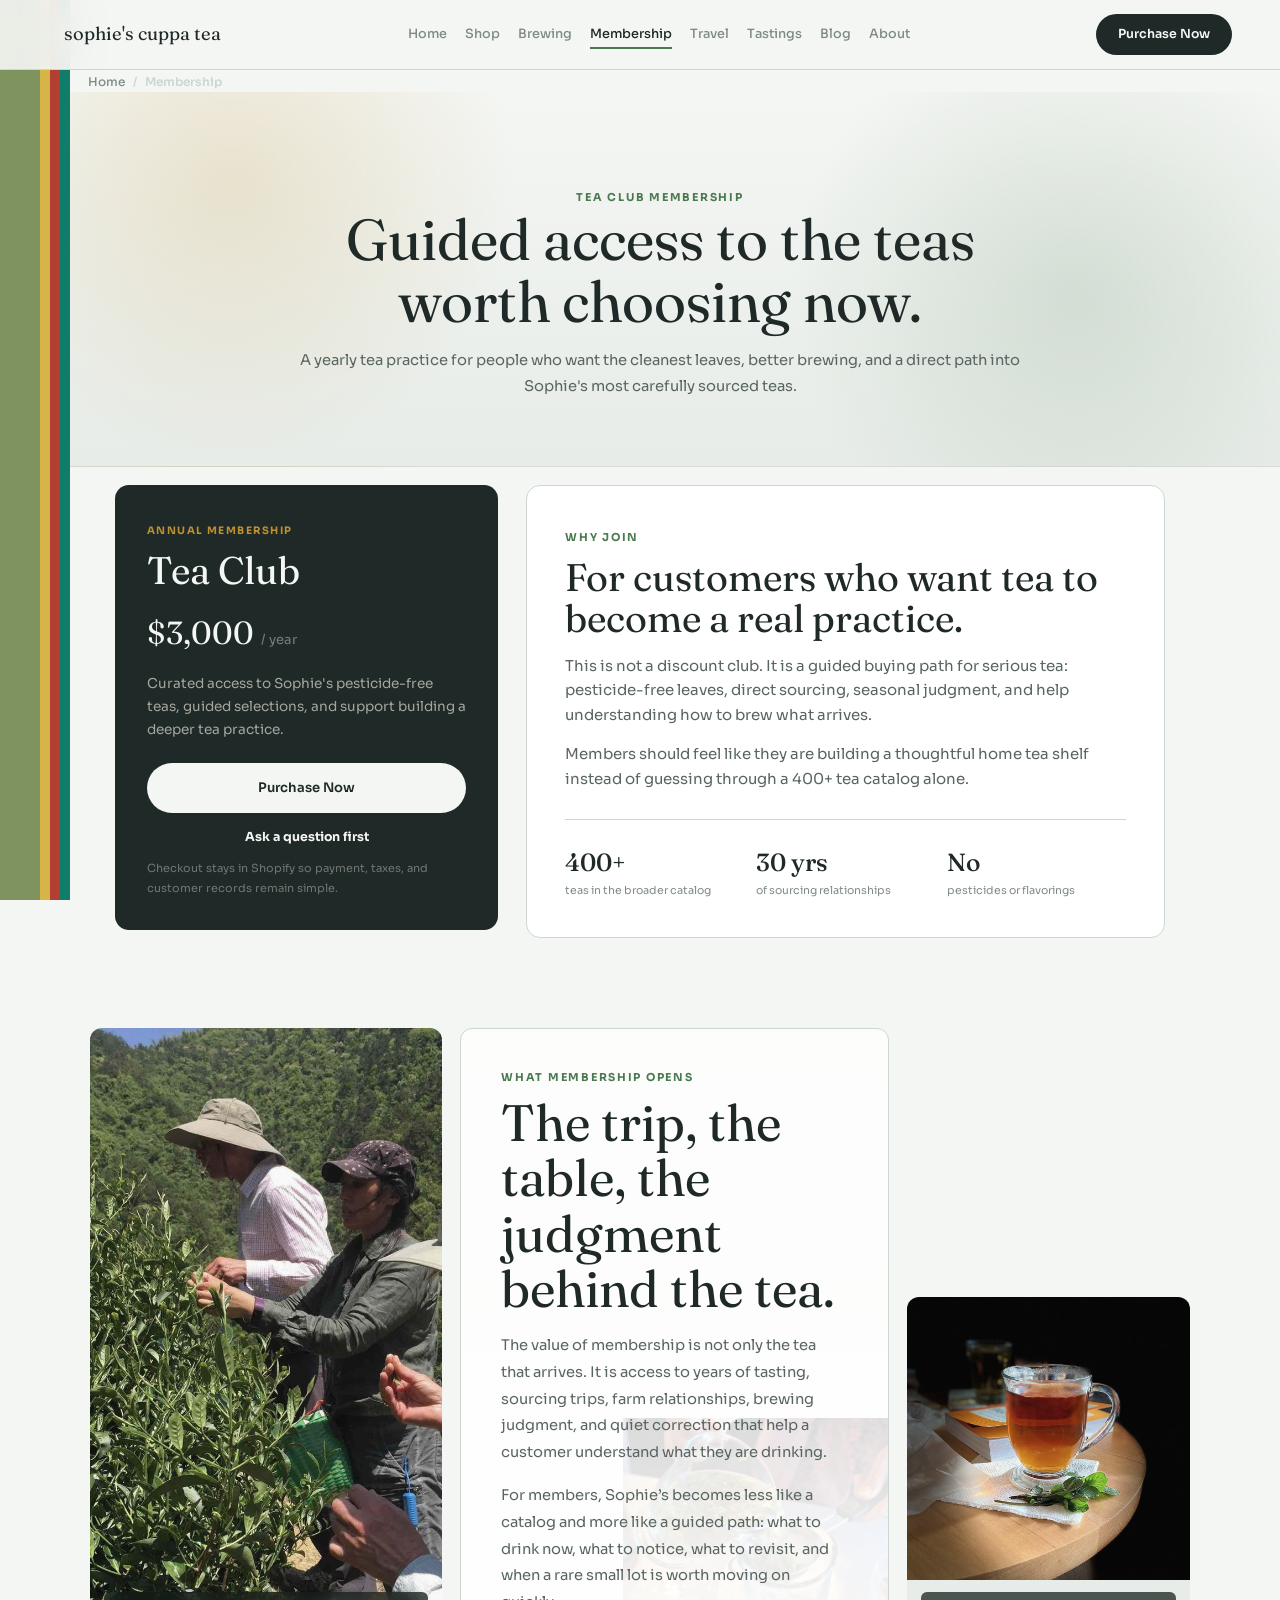
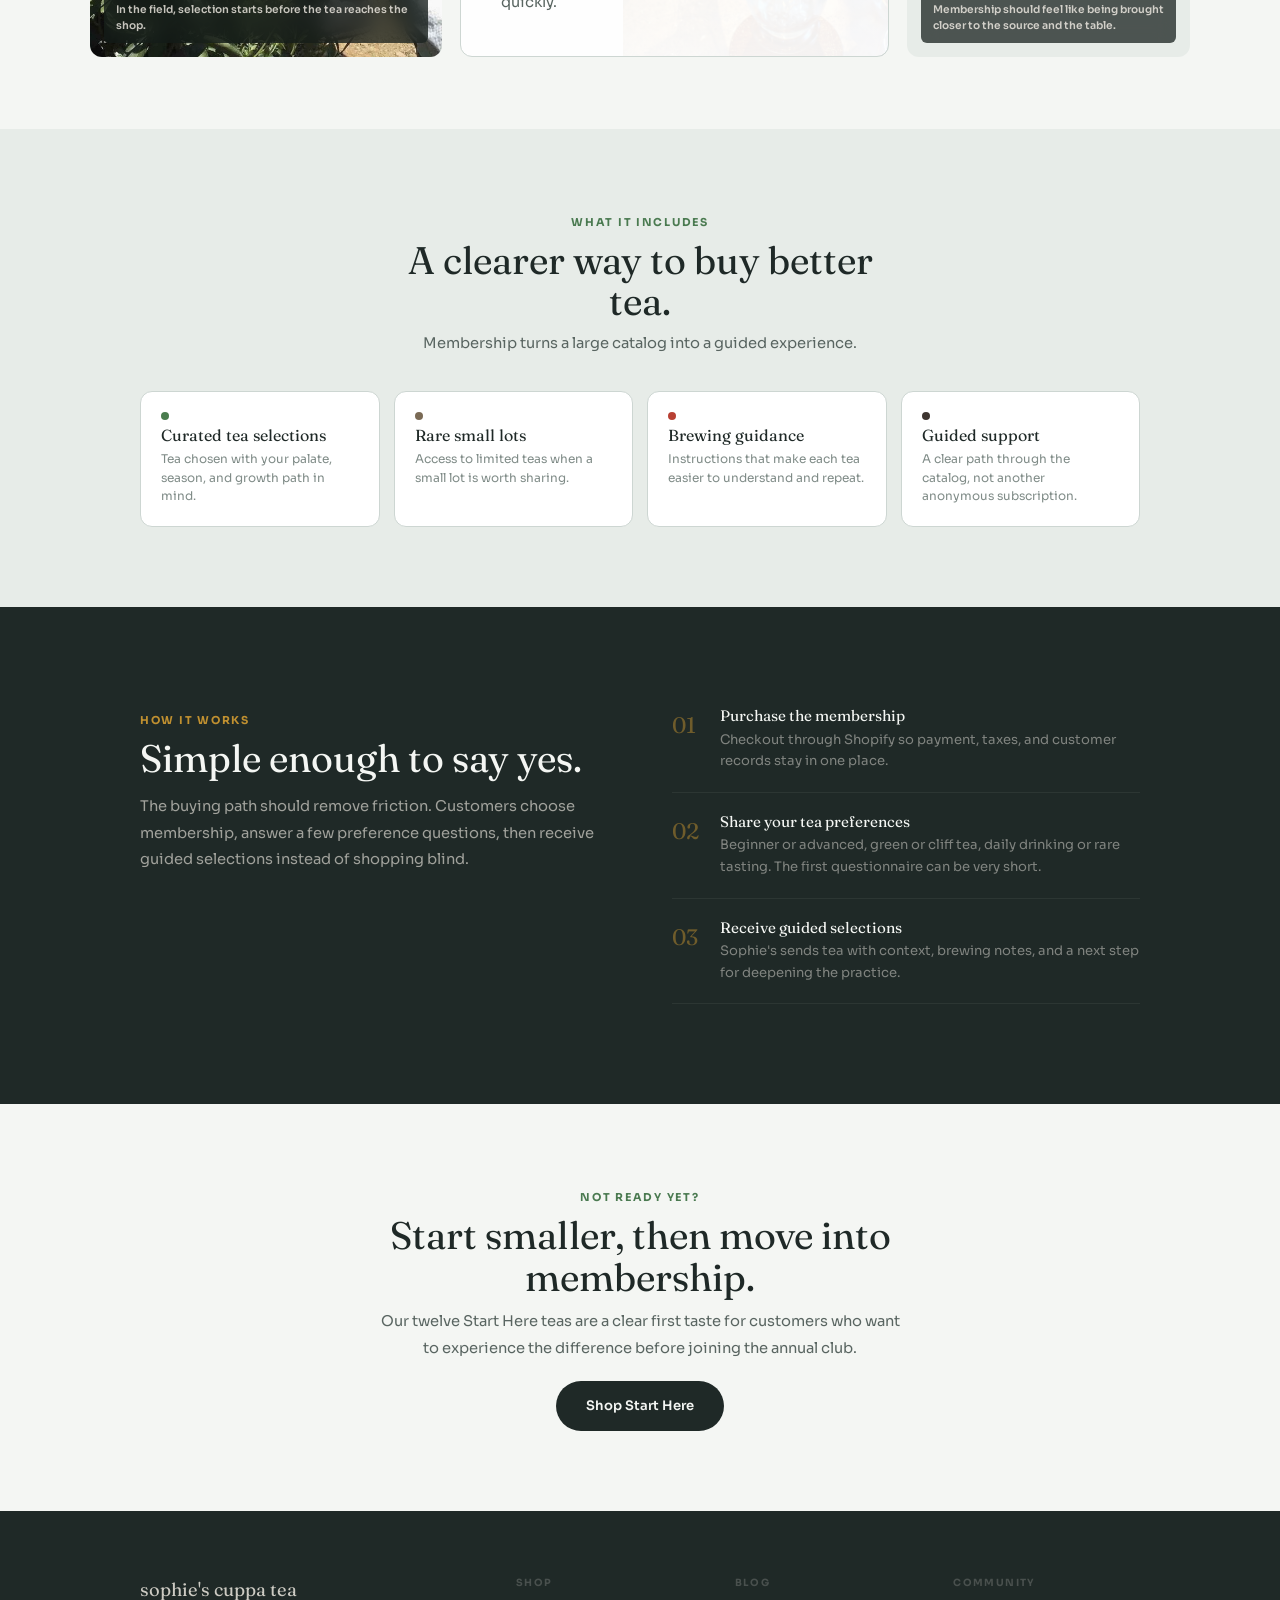
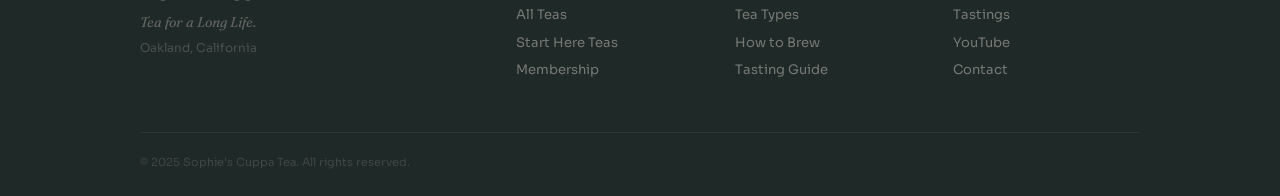
<file: membership.html>
<!DOCTYPE html>
<html lang="en">
  <head>
    <meta charset="UTF-8" />
    <meta name="viewport" content="width=device-width, initial-scale=1.0" />
    <title>Tea Club Membership — Sophie's Cuppa Tea</title>
    <meta name="description" content="Join Sophie's Tea Club for guided access to pesticide-free Chinese teas, seasonal selections, brewing support, and rare small-lot releases." />
    <link rel="preconnect" href="https://fonts.googleapis.com" />
    <link rel="preconnect" href="https://fonts.gstatic.com" crossorigin />
    <link href="https://fonts.googleapis.com/css2?family=Sora:wght@300;400;500;600;700&family=Fraunces:ital,opsz,wght@0,9..144,300..900;1,9..144,300..900&display=swap" rel="stylesheet" />
    <link rel="stylesheet" href="./styles.css" />
  </head>
  <body>
    <nav class="nav" id="nav">
      <a href="index.html" class="nav-logo">sophie's cuppa tea</a>
      <div class="nav-center">
        <a href="index.html">Home</a>
        <a href="shop.html">Shop</a>
        <a href="brewing.html">Brewing</a>
        <a href="membership.html" class="is-current">Membership</a>
        <a href="travel.html">Travel</a>
        <a href="tastings.html">Tastings</a>
        <a href="learn.html">Blog</a>
        <a href="about.html">About</a>
      </div>
      <a href="#buy" class="nav-btn">Purchase Now</a>
      <button class="nav-burger" aria-label="Menu"><span></span><span></span></button>
    </nav>

    <div class="breadcrumbs">
      <a href="index.html">Home</a>
      <span>/</span>
      <span class="breadcrumb-current">Membership</span>
    </div>

    <section class="page-hero page-hero--compact membership-hero">
      <span class="label">Tea Club Membership</span>
      <h1>Guided access to the teas worth choosing now.</h1>
      <p class="hero-sub">A yearly tea practice for people who want the cleanest leaves, better brewing, and a direct path into Sophie's most carefully sourced teas.</p>
    </section>

    <section class="membership-buy" id="buy">
      <div class="membership-buy-grid">
        <aside class="membership-card reveal">
          <span class="membership-card-kicker">Annual Membership</span>
          <h2>Tea Club</h2>
          <div class="membership-price">$3,000 <span>/ year</span></div>
          <p>Curated access to Sophie's pesticide-free teas, guided selections, and support building a deeper tea practice.</p>
          <a href="https://www.sophiescuppatea.com/products/annual-membership-pre-sale" target="_blank" rel="noopener" class="btn btn-dark">Purchase Now</a>
          <a href="mailto:sophie@sophiescuppatea.com?subject=Tea%20Club%20Membership" class="membership-card-link">Ask a question first</a>
          <p class="membership-note">Checkout stays in Shopify so payment, taxes, and customer records remain simple.</p>
        </aside>

        <div class="membership-story reveal">
          <span class="label">Why Join</span>
          <h2>For customers who want tea to become a real practice.</h2>
          <p>This is not a discount club. It is a guided buying path for serious tea: pesticide-free leaves, direct sourcing, seasonal judgment, and help understanding how to brew what arrives.</p>
          <p>Members should feel like they are building a thoughtful home tea shelf instead of guessing through a 400+ tea catalog alone.</p>
          <div class="membership-proof">
            <div><strong>400+</strong><span>teas in the broader catalog</span></div>
            <div><strong>30 yrs</strong><span>of sourcing relationships</span></div>
            <div><strong>No</strong><span>pesticides or flavorings</span></div>
          </div>
        </div>
      </div>
    </section>

    <section class="membership-world">
      <div class="membership-world-grid">
        <figure class="membership-world-photo membership-world-photo--field reveal">
          <img src="./img/hero-founders.jpg" alt="Tea leaves being evaluated in a mountain tea field" loading="lazy" />
          <figcaption>In the field, selection starts before the tea reaches the shop.</figcaption>
        </figure>
        <div class="membership-world-copy reveal">
          <span class="label">What Membership Opens</span>
          <h2>The trip, the table, the judgment behind the tea.</h2>
          <p>The value of membership is not only the tea that arrives. It is access to years of tasting, sourcing trips, farm relationships, brewing judgment, and quiet correction that help a customer understand what they are drinking.</p>
          <p>For members, Sophie’s becomes less like a catalog and more like a guided path: what to drink now, what to notice, what to revisit, and when a rare small lot is worth moving on quickly.</p>
        </div>
        <figure class="membership-world-photo membership-world-photo--tea reveal">
          <img src="./img/hero-tea.jpg" alt="A tea tasting table at Sophie's Cuppa Tea" loading="lazy" />
          <figcaption>Membership should feel like being brought closer to the source and the table.</figcaption>
        </figure>
      </div>
    </section>

    <section class="browse membership-includes">
      <div class="browse-head reveal">
        <span class="label">What It Includes</span>
        <h2>A clearer way to buy better tea.</h2>
        <p>Membership turns a large catalog into a guided experience.</p>
      </div>
      <div class="browse-grid">
        <a href="#buy" class="browse-card reveal" style="--bc:#4a7c4e">
          <span class="browse-dot"></span>
          <h3>Curated tea selections</h3>
          <p>Tea chosen with your palate, season, and growth path in mind.</p>
        </a>
        <a href="#buy" class="browse-card reveal" style="--bc:#7a6a55">
          <span class="browse-dot"></span>
          <h3>Rare small lots</h3>
          <p>Access to limited teas when a small lot is worth sharing.</p>
        </a>
        <a href="#buy" class="browse-card reveal" style="--bc:#b84033">
          <span class="browse-dot"></span>
          <h3>Brewing guidance</h3>
          <p>Instructions that make each tea easier to understand and repeat.</p>
        </a>
        <a href="#buy" class="browse-card reveal" style="--bc:#3d3530">
          <span class="browse-dot"></span>
          <h3>Guided support</h3>
          <p>A clear path through the catalog, not another anonymous subscription.</p>
        </a>
      </div>
    </section>

    <section class="brewing membership-steps">
      <div class="brewing-grid">
        <div class="brewing-text reveal">
          <span class="label">How It Works</span>
          <h2>Simple enough to say yes.</h2>
          <p>The buying path should remove friction. Customers choose membership, answer a few preference questions, then receive guided selections instead of shopping blind.</p>
        </div>
        <div class="brewing-steps reveal">
          <div class="brew-step">
            <div class="step-num">01</div>
            <div>
              <h3>Purchase the membership</h3>
              <p>Checkout through Shopify so payment, taxes, and customer records stay in one place.</p>
            </div>
          </div>
          <div class="brew-step">
            <div class="step-num">02</div>
            <div>
              <h3>Share your tea preferences</h3>
              <p>Beginner or advanced, green or cliff tea, daily drinking or rare tasting. The first questionnaire can be very short.</p>
            </div>
          </div>
          <div class="brew-step">
            <div class="step-num">03</div>
            <div>
              <h3>Receive guided selections</h3>
              <p>Sophie's sends tea with context, brewing notes, and a next step for deepening the practice.</p>
            </div>
          </div>
        </div>
      </div>
    </section>

    <section class="yt-section membership-faq">
      <div class="yt-inner reveal">
        <span class="label">Not Ready Yet?</span>
        <h2>Start smaller, then move into membership.</h2>
        <p>Our twelve Start Here teas are a clear first taste for customers who want to experience the difference before joining the annual club.</p>
        <a href="shop.html" class="btn btn-dark">Shop Start Here</a>
      </div>
    </section>

    <footer class="footer">
      <div class="footer-top">
        <div class="footer-brand"><span class="footer-logo">sophie's cuppa tea</span><p class="footer-motto">Tea for a Long Life.</p><p class="footer-loc">Oakland, California</p></div>
        <div class="footer-cols">
          <div class="footer-col"><h4>Shop</h4><a href="shop.html">All Teas</a><a href="shop.html">Start Here Teas</a><a href="membership.html">Membership</a></div>
          <div class="footer-col"><h4>Blog</h4><a href="learn.html">Tea Types</a><a href="brewing.html">How to Brew</a><a href="learn.html">Tasting Guide</a></div>
          <div class="footer-col"><h4>Community</h4><a href="tastings.html">Tastings</a><a href="https://www.youtube.com/@sophiescuppatea6726" target="_blank" rel="noopener">YouTube</a><a href="about.html">Contact</a></div>
        </div>
      </div>
      <div class="footer-bottom"><p>&copy; 2025 Sophie's Cuppa Tea. All rights reserved.</p></div>
    </footer>

    <script src="./script.js"></script>
  </body>
</html>
</file>
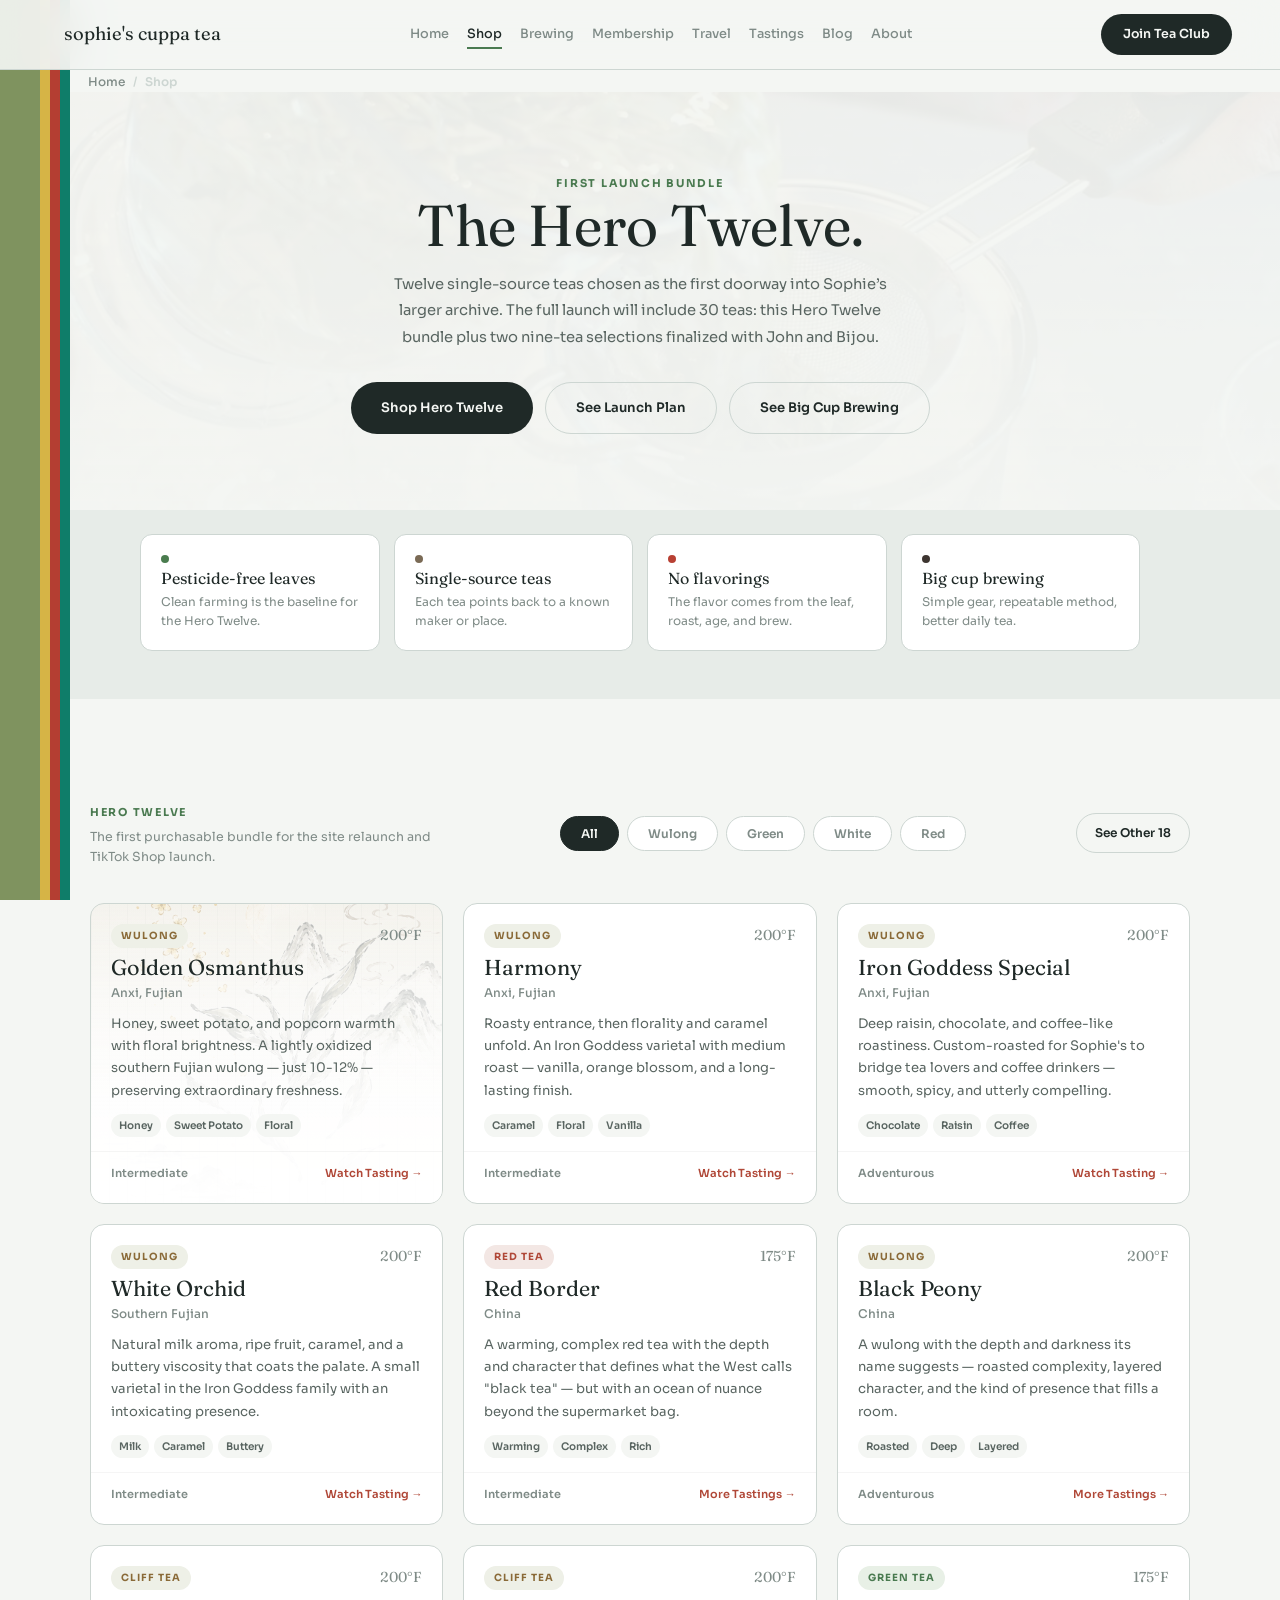
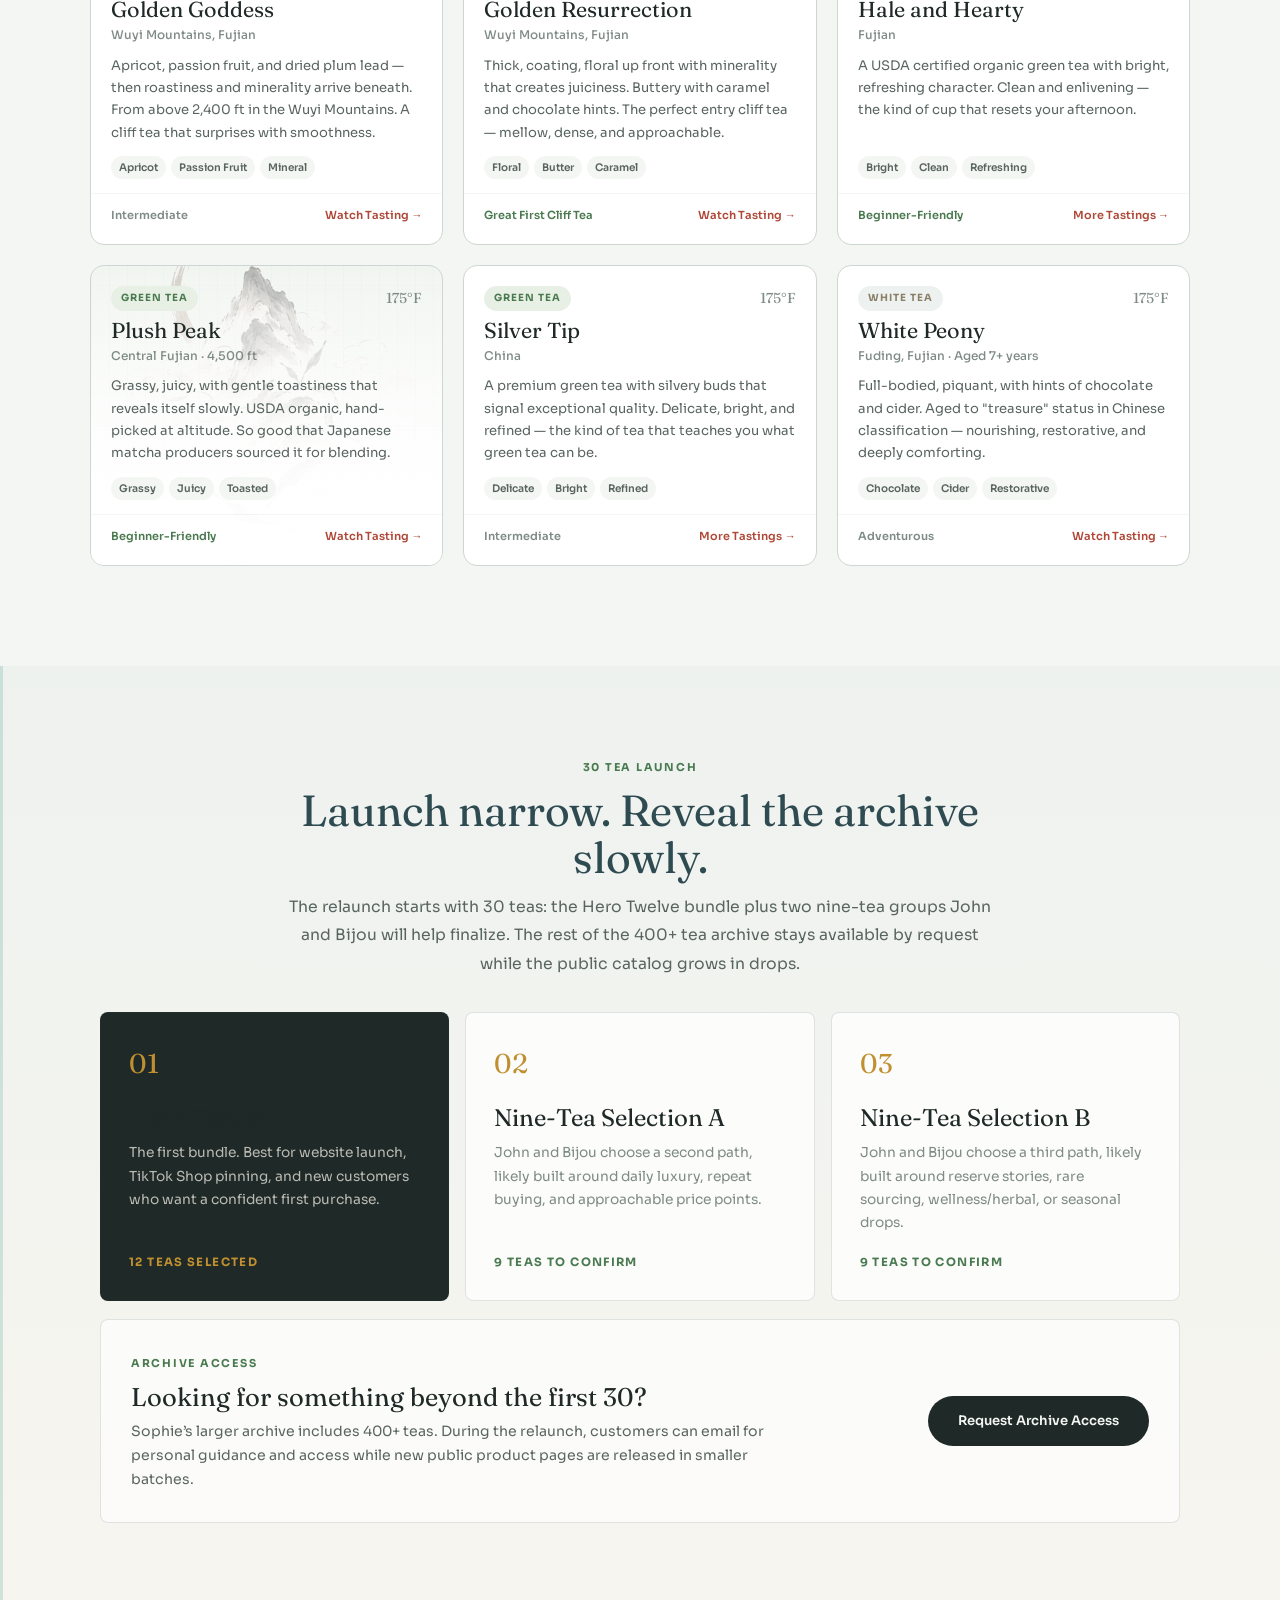
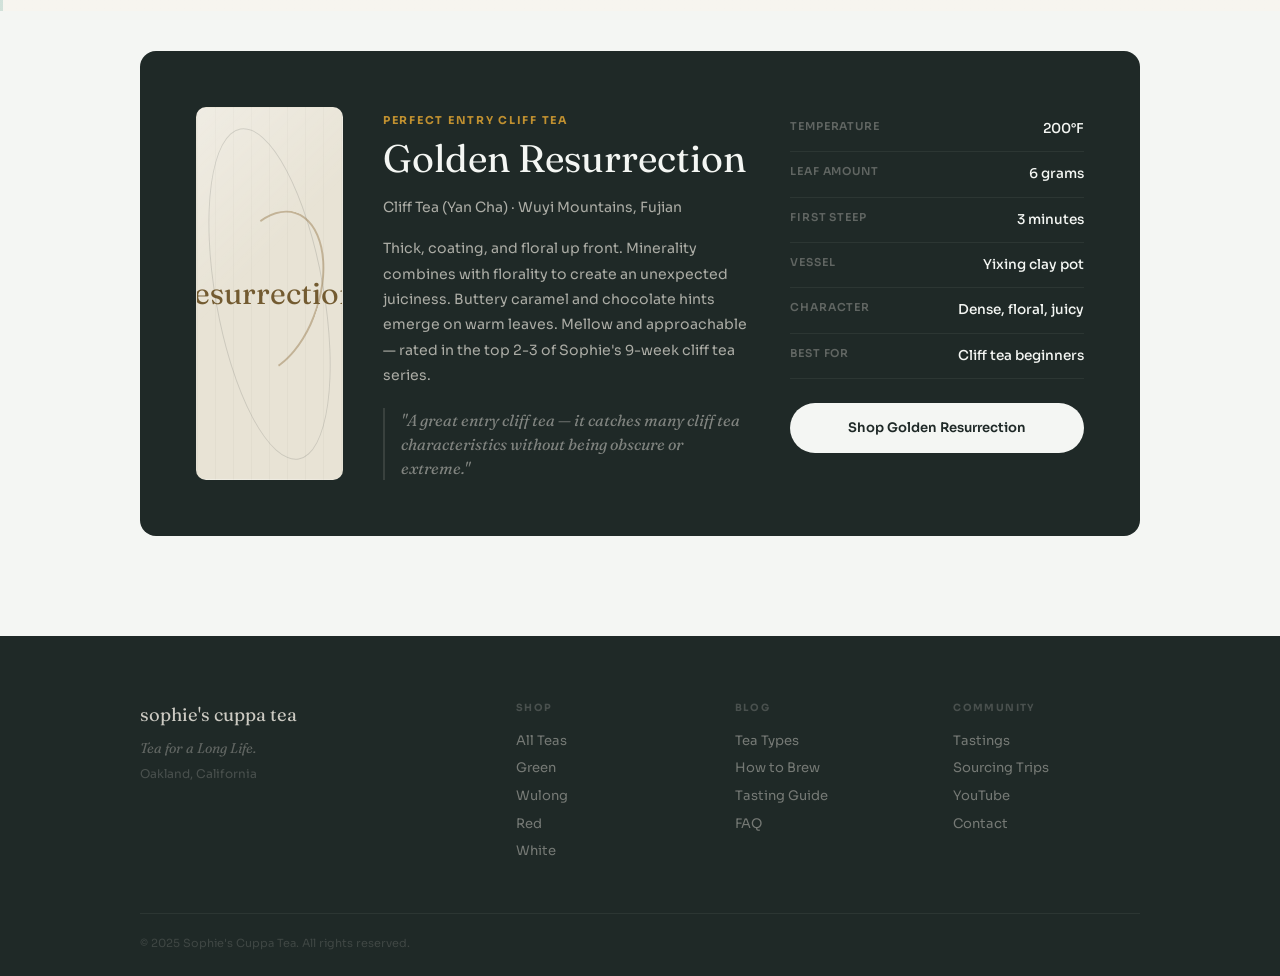
<file: shop.html>
<!DOCTYPE html>
<html lang="en">
  <head>
    <meta charset="UTF-8" />
    <meta name="viewport" content="width=device-width, initial-scale=1.0" />
    <title>Hero Twelve — Sophie's Cuppa Tea</title>
    <meta name="description" content="Explore the Hero Twelve launch bundle, the first release from Sophie's larger tea archive." />
    <link rel="preconnect" href="https://fonts.googleapis.com" />
    <link rel="preconnect" href="https://fonts.gstatic.com" crossorigin />
    <link href="https://fonts.googleapis.com/css2?family=Sora:wght@300;400;500;600;700&family=Fraunces:ital,opsz,wght@0,9..144,300..900;1,9..144,300..900&display=swap" rel="stylesheet" />
    <link rel="stylesheet" href="./styles.css" />
  </head>
  <body>

    <nav class="nav" id="nav">
      <a href="index.html" class="nav-logo">sophie's cuppa tea</a>
      <div class="nav-center">
        <a href="index.html">Home</a>
        <a href="shop.html" class="is-current">Shop</a>
        <a href="brewing.html">Brewing</a>
        <a href="membership.html">Membership</a>
        <a href="travel.html">Travel</a>
        <a href="tastings.html">Tastings</a>
        <a href="learn.html">Blog</a>
        <a href="about.html">About</a>
      </div>
      <a href="membership.html" class="nav-btn">Join Tea Club</a>
      <button class="nav-burger" aria-label="Menu"><span></span><span></span></button>
    </nav>

    <div class="breadcrumbs">
      <a href="index.html">Home</a>
      <span>/</span>
      <span class="breadcrumb-current">Shop</span>
    </div>

    <section class="page-hero page-hero--compact page-hero--shop">
      <span class="label">First Launch Bundle</span>
      <h1>The Hero Twelve.</h1>
      <p class="hero-sub">Twelve single-source teas chosen as the first doorway into Sophie’s larger archive. The full launch will include 30 teas: this Hero Twelve bundle plus two nine-tea selections finalized with John and Bijou.</p>
      <div class="hero-btns hero-btns--center">
        <a href="#collection" class="btn btn-dark">Shop Hero Twelve</a>
        <a href="#launch-30" class="btn btn-ghost">See Launch Plan</a>
        <a href="brewing.html" class="btn btn-ghost">See Big Cup Brewing</a>
      </div>
    </section>

    <!-- ══ CLEAN TEA TRUST STRIP ══ -->
    <section class="browse" style="padding-top:24px;padding-bottom:48px">
      <div class="browse-grid">
        <a href="#collection" class="browse-card reveal" style="--bc:#4a7c4e">
          <span class="browse-dot"></span>
          <h3>Pesticide-free leaves</h3>
          <p>Clean farming is the baseline for the Hero Twelve.</p>
        </a>
        <a href="#collection" class="browse-card reveal" style="--bc:#7a6a55">
          <span class="browse-dot"></span>
          <h3>Single-source teas</h3>
          <p>Each tea points back to a known maker or place.</p>
        </a>
        <a href="#collection" class="browse-card reveal" style="--bc:#b84033">
          <span class="browse-dot"></span>
          <h3>No flavorings</h3>
          <p>The flavor comes from the leaf, roast, age, and brew.</p>
        </a>
        <a href="learn.html" class="browse-card reveal" style="--bc:#3d3530">
          <span class="browse-dot"></span>
          <h3>Big cup brewing</h3>
          <p>Simple gear, repeatable method, better daily tea.</p>
        </a>
      </div>
    </section>

    <!-- ══ HERO TWELVE COLLECTION ══ -->
    <section class="collection" id="collection">
      <div class="collection-toolbar reveal">
        <div class="launch-kicker">
          <span class="label">Hero Twelve</span>
          <p>The first purchasable bundle for the site relaunch and TikTok Shop launch.</p>
        </div>
        <div class="filter-row">
          <button class="filter is-on" data-f="all">All</button>
          <button class="filter" data-f="wulong">Wulong</button>
          <button class="filter" data-f="green">Green</button>
          <button class="filter" data-f="white">White</button>
          <button class="filter" data-f="red">Red</button>
        </div>
        <a href="#launch-30" class="btn btn-ghost btn-small">See Other 18</a>
      </div>

      <div class="grid">
        <article class="card card--story-art card--golden-osmanthus-art reveal" data-cat="wulong">
          <div class="card-mark card-mark--wulong card-mark--story card-mark--golden-osmanthus"><span>Golden Osmanthus</span></div>
          <div class="card-head"><span class="tag tag--wulong">Wulong</span><span class="temp">200°F</span></div>
          <h3>Golden Osmanthus</h3>
          <p class="origin">Anxi, Fujian</p>
          <p class="desc">Honey, sweet potato, and popcorn warmth with floral brightness. A lightly oxidized southern Fujian wulong — just 10-12% — preserving extraordinary freshness.</p>
          <div class="flavors"><span>Honey</span><span>Sweet Potato</span><span>Floral</span></div>
          <div class="card-foot"><span class="level">Intermediate</span><a href="https://youtu.be/B2vBEp8vV30" target="_blank" rel="noopener" class="yt-link">Watch Tasting &rarr;</a></div>
        </article>

        <article class="card reveal" data-cat="wulong">
          <div class="card-mark card-mark--wulong"><span>balance</span></div>
          <div class="card-head"><span class="tag tag--wulong">Wulong</span><span class="temp">200°F</span></div>
          <h3>Harmony</h3>
          <p class="origin">Anxi, Fujian</p>
          <p class="desc">Roasty entrance, then florality and caramel unfold. An Iron Goddess varietal with medium roast — vanilla, orange blossom, and a long-lasting finish.</p>
          <div class="flavors"><span>Caramel</span><span>Floral</span><span>Vanilla</span></div>
          <div class="card-foot"><span class="level">Intermediate</span><a href="https://youtu.be/nFRinOngUh0" target="_blank" rel="noopener" class="yt-link">Watch Tasting &rarr;</a></div>
        </article>

        <article class="card reveal" data-cat="wulong">
          <div class="card-mark card-mark--wulong"><span>goddess</span></div>
          <div class="card-head"><span class="tag tag--wulong">Wulong</span><span class="temp">200°F</span></div>
          <h3>Iron Goddess Special</h3>
          <p class="origin">Anxi, Fujian</p>
          <p class="desc">Deep raisin, chocolate, and coffee-like roastiness. Custom-roasted for Sophie's to bridge tea lovers and coffee drinkers — smooth, spicy, and utterly compelling.</p>
          <div class="flavors"><span>Chocolate</span><span>Raisin</span><span>Coffee</span></div>
          <div class="card-foot"><span class="level">Adventurous</span><a href="https://youtu.be/aU_iEf2T4vI" target="_blank" rel="noopener" class="yt-link">Watch Tasting &rarr;</a></div>
        </article>

        <article class="card reveal" data-cat="wulong">
          <div class="card-mark card-mark--wulong"><span>orchid</span></div>
          <div class="card-head"><span class="tag tag--wulong">Wulong</span><span class="temp">200°F</span></div>
          <h3>White Orchid</h3>
          <p class="origin">Southern Fujian</p>
          <p class="desc">Natural milk aroma, ripe fruit, caramel, and a buttery viscosity that coats the palate. A small varietal in the Iron Goddess family with an intoxicating presence.</p>
          <div class="flavors"><span>Milk</span><span>Caramel</span><span>Buttery</span></div>
          <div class="card-foot"><span class="level">Intermediate</span><a href="https://youtu.be/nXkf2gUZFZ0" target="_blank" rel="noopener" class="yt-link">Watch Tasting &rarr;</a></div>
        </article>

        <article class="card reveal" data-cat="red">
          <div class="card-mark card-mark--red"><span>border</span></div>
          <div class="card-head"><span class="tag tag--red">Red Tea</span><span class="temp">175°F</span></div>
          <h3>Red Border</h3>
          <p class="origin">China</p>
          <p class="desc">A warming, complex red tea with the depth and character that defines what the West calls "black tea" — but with an ocean of nuance beyond the supermarket bag.</p>
          <div class="flavors"><span>Warming</span><span>Complex</span><span>Rich</span></div>
          <div class="card-foot"><span class="level">Intermediate</span><a href="https://www.youtube.com/@sophiescuppatea6726" target="_blank" rel="noopener" class="yt-link">More Tastings &rarr;</a></div>
        </article>

        <article class="card reveal" data-cat="wulong">
          <div class="card-mark card-mark--wulong"><span>peony</span></div>
          <div class="card-head"><span class="tag tag--wulong">Wulong</span><span class="temp">200°F</span></div>
          <h3>Black Peony</h3>
          <p class="origin">China</p>
          <p class="desc">A wulong with the depth and darkness its name suggests — roasted complexity, layered character, and the kind of presence that fills a room.</p>
          <div class="flavors"><span>Roasted</span><span>Deep</span><span>Layered</span></div>
          <div class="card-foot"><span class="level">Adventurous</span><a href="https://www.youtube.com/@sophiescuppatea6726" target="_blank" rel="noopener" class="yt-link">More Tastings &rarr;</a></div>
        </article>

        <article class="card reveal" data-cat="wulong">
          <div class="card-mark card-mark--wulong"><span>goddess</span></div>
          <div class="card-head"><span class="tag tag--wulong">Cliff Tea</span><span class="temp">200°F</span></div>
          <h3>Golden Goddess</h3>
          <p class="origin">Wuyi Mountains, Fujian</p>
          <p class="desc">Apricot, passion fruit, and dried plum lead — then roastiness and minerality arrive beneath. From above 2,400 ft in the Wuyi Mountains. A cliff tea that surprises with smoothness.</p>
          <div class="flavors"><span>Apricot</span><span>Passion Fruit</span><span>Mineral</span></div>
          <div class="card-foot"><span class="level">Intermediate</span><a href="https://youtu.be/eZnDC39BeAM" target="_blank" rel="noopener" class="yt-link">Watch Tasting &rarr;</a></div>
        </article>

        <article class="card reveal" data-cat="wulong">
          <div class="card-mark card-mark--wulong"><span>resurrection</span></div>
          <div class="card-head"><span class="tag tag--wulong">Cliff Tea</span><span class="temp">200°F</span></div>
          <h3>Golden Resurrection</h3>
          <p class="origin">Wuyi Mountains, Fujian</p>
          <p class="desc">Thick, coating, floral up front with minerality that creates juiciness. Buttery with caramel and chocolate hints. The perfect entry cliff tea — mellow, dense, and approachable.</p>
          <div class="flavors"><span>Floral</span><span>Butter</span><span>Caramel</span></div>
          <div class="card-foot"><span class="level level--begin">Great First Cliff Tea</span><a href="https://youtu.be/VX0CmPTRsEM" target="_blank" rel="noopener" class="yt-link">Watch Tasting &rarr;</a></div>
        </article>

        <article class="card reveal" data-cat="green">
          <div class="card-mark card-mark--green"><span>hale</span></div>
          <div class="card-head"><span class="tag tag--green">Green Tea</span><span class="temp">175°F</span></div>
          <h3>Hale and Hearty</h3>
          <p class="origin">Fujian</p>
          <p class="desc">A USDA certified organic green tea with bright, refreshing character. Clean and enlivening — the kind of cup that resets your afternoon.</p>
          <div class="flavors"><span>Bright</span><span>Clean</span><span>Refreshing</span></div>
          <div class="card-foot"><span class="level level--begin">Beginner-Friendly</span><a href="https://www.youtube.com/@sophiescuppatea6726" target="_blank" rel="noopener" class="yt-link">More Tastings &rarr;</a></div>
        </article>

        <article class="card card--story-art card--plush-peak-art reveal" data-cat="green">
          <div class="card-mark card-mark--green card-mark--story card-mark--plush-peak"><span>Plush Peak</span></div>
          <div class="card-head"><span class="tag tag--green">Green Tea</span><span class="temp">175°F</span></div>
          <h3>Plush Peak</h3>
          <p class="origin">Central Fujian &middot; 4,500 ft</p>
          <p class="desc">Grassy, juicy, with gentle toastiness that reveals itself slowly. USDA organic, hand-picked at altitude. So good that Japanese matcha producers sourced it for blending.</p>
          <div class="flavors"><span>Grassy</span><span>Juicy</span><span>Toasted</span></div>
          <div class="card-foot"><span class="level level--begin">Beginner-Friendly</span><a href="https://youtu.be/t2Ai7Hs4vHI" target="_blank" rel="noopener" class="yt-link">Watch Tasting &rarr;</a></div>
        </article>

        <article class="card reveal" data-cat="green">
          <div class="card-mark card-mark--green"><span>silver tip</span></div>
          <div class="card-head"><span class="tag tag--green">Green Tea</span><span class="temp">175°F</span></div>
          <h3>Silver Tip</h3>
          <p class="origin">China</p>
          <p class="desc">A premium green tea with silvery buds that signal exceptional quality. Delicate, bright, and refined — the kind of tea that teaches you what green tea can be.</p>
          <div class="flavors"><span>Delicate</span><span>Bright</span><span>Refined</span></div>
          <div class="card-foot"><span class="level">Intermediate</span><a href="https://www.youtube.com/@sophiescuppatea6726" target="_blank" rel="noopener" class="yt-link">More Tastings &rarr;</a></div>
        </article>

        <article class="card reveal" data-cat="white">
          <div class="card-mark card-mark--white"><span>peony</span></div>
          <div class="card-head"><span class="tag tag--white">White Tea</span><span class="temp">175°F</span></div>
          <h3>White Peony</h3>
          <p class="origin">Fuding, Fujian &middot; Aged 7+ years</p>
          <p class="desc">Full-bodied, piquant, with hints of chocolate and cider. Aged to "treasure" status in Chinese classification — nourishing, restorative, and deeply comforting.</p>
          <div class="flavors"><span>Chocolate</span><span>Cider</span><span>Restorative</span></div>
          <div class="card-foot"><span class="level">Adventurous</span><a href="https://youtu.be/gTuFmf9q2C4" target="_blank" rel="noopener" class="yt-link">Watch Tasting &rarr;</a></div>
        </article>
      </div>
    </section>

    <!-- ══ 30 TEA LAUNCH STRUCTURE ══ -->
    <section class="launch-plan" id="launch-30">
      <div class="launch-plan-head reveal">
        <span class="label">30 Tea Launch</span>
        <h2>Launch narrow. Reveal the archive slowly.</h2>
        <p>The relaunch starts with 30 teas: the Hero Twelve bundle plus two nine-tea groups John and Bijou will help finalize. The rest of the 400+ tea archive stays available by request while the public catalog grows in drops.</p>
      </div>
      <div class="launch-splits">
        <article class="launch-split launch-split--active reveal">
          <span>01</span>
          <h3>Hero Twelve</h3>
          <p>The first bundle. Best for website launch, TikTok Shop pinning, and new customers who want a confident first purchase.</p>
          <strong>12 teas selected</strong>
        </article>
        <article class="launch-split reveal">
          <span>02</span>
          <h3>Nine-Tea Selection A</h3>
          <p>John and Bijou choose a second path, likely built around daily luxury, repeat buying, and approachable price points.</p>
          <strong>9 teas to confirm</strong>
        </article>
        <article class="launch-split reveal">
          <span>03</span>
          <h3>Nine-Tea Selection B</h3>
          <p>John and Bijou choose a third path, likely built around reserve stories, rare sourcing, wellness/herbal, or seasonal drops.</p>
          <strong>9 teas to confirm</strong>
        </article>
      </div>
      <div class="archive-request reveal">
        <div>
          <span class="label">Archive Access</span>
          <h3>Looking for something beyond the first 30?</h3>
          <p>Sophie’s larger archive includes 400+ teas. During the relaunch, customers can email for personal guidance and access while new public product pages are released in smaller batches.</p>
        </div>
        <a href="mailto:hello@sophiescuppatea.com?subject=Tea%20Archive%20Request" class="btn btn-dark">Request Archive Access</a>
      </div>
    </section>

    <!-- ══ SPOTLIGHT ══ -->
    <section class="spotlight">
      <div class="spotlight-card reveal">
        <div class="spotlight-mark card-mark card-mark--wulong"><span>resurrection</span></div>
        <div class="spotlight-left">
          <span class="label">Perfect Entry Cliff Tea</span>
          <h2>Golden Resurrection</h2>
          <p class="spotlight-type">Cliff Tea (Yan Cha) &middot; Wuyi Mountains, Fujian</p>
          <p>Thick, coating, and floral up front. Minerality combines with florality to create an unexpected juiciness. Buttery caramel and chocolate hints emerge on warm leaves. Mellow and approachable — rated in the top 2-3 of Sophie's 9-week cliff tea series.</p>
          <blockquote>"A great entry cliff tea — it catches many cliff tea characteristics without being obscure or extreme."</blockquote>
        </div>
        <div class="spotlight-right">
          <div class="detail"><span>Temperature</span><strong>200°F</strong></div>
          <div class="detail"><span>Leaf Amount</span><strong>6 grams</strong></div>
          <div class="detail"><span>First Steep</span><strong>3 minutes</strong></div>
          <div class="detail"><span>Vessel</span><strong>Yixing clay pot</strong></div>
          <div class="detail"><span>Character</span><strong>Dense, floral, juicy</strong></div>
          <div class="detail"><span>Best For</span><strong>Cliff tea beginners</strong></div>
          <a href="tea.html?name=Golden%20Resurrection" class="btn btn-dark" style="margin-top:24px;width:100%">Shop Golden Resurrection</a>
        </div>
      </div>
    </section>

    <footer class="footer">
      <div class="footer-top">
        <div class="footer-brand"><span class="footer-logo">sophie's cuppa tea</span><p class="footer-motto">Tea for a Long Life.</p><p class="footer-loc">Oakland, California</p></div>
        <div class="footer-cols">
          <div class="footer-col"><h4>Shop</h4><a href="shop.html">All Teas</a><a href="shop.html">Green</a><a href="shop.html">Wulong</a><a href="shop.html">Red</a><a href="shop.html">White</a></div>
          <div class="footer-col"><h4>Blog</h4><a href="learn.html">Tea Types</a><a href="brewing.html">How to Brew</a><a href="learn.html">Tasting Guide</a><a href="learn.html">FAQ</a></div>
          <div class="footer-col"><h4>Community</h4><a href="tastings.html">Tastings</a><a href="travel.html">Sourcing Trips</a><a href="https://www.youtube.com/@sophiescuppatea6726" target="_blank" rel="noopener">YouTube</a><a href="about.html">Contact</a></div>
        </div>
      </div>
      <div class="footer-bottom"><p>&copy; 2025 Sophie's Cuppa Tea. All rights reserved.</p></div>
    </footer>

    <script src="./script.js"></script>
  </body>
</html>
</file>
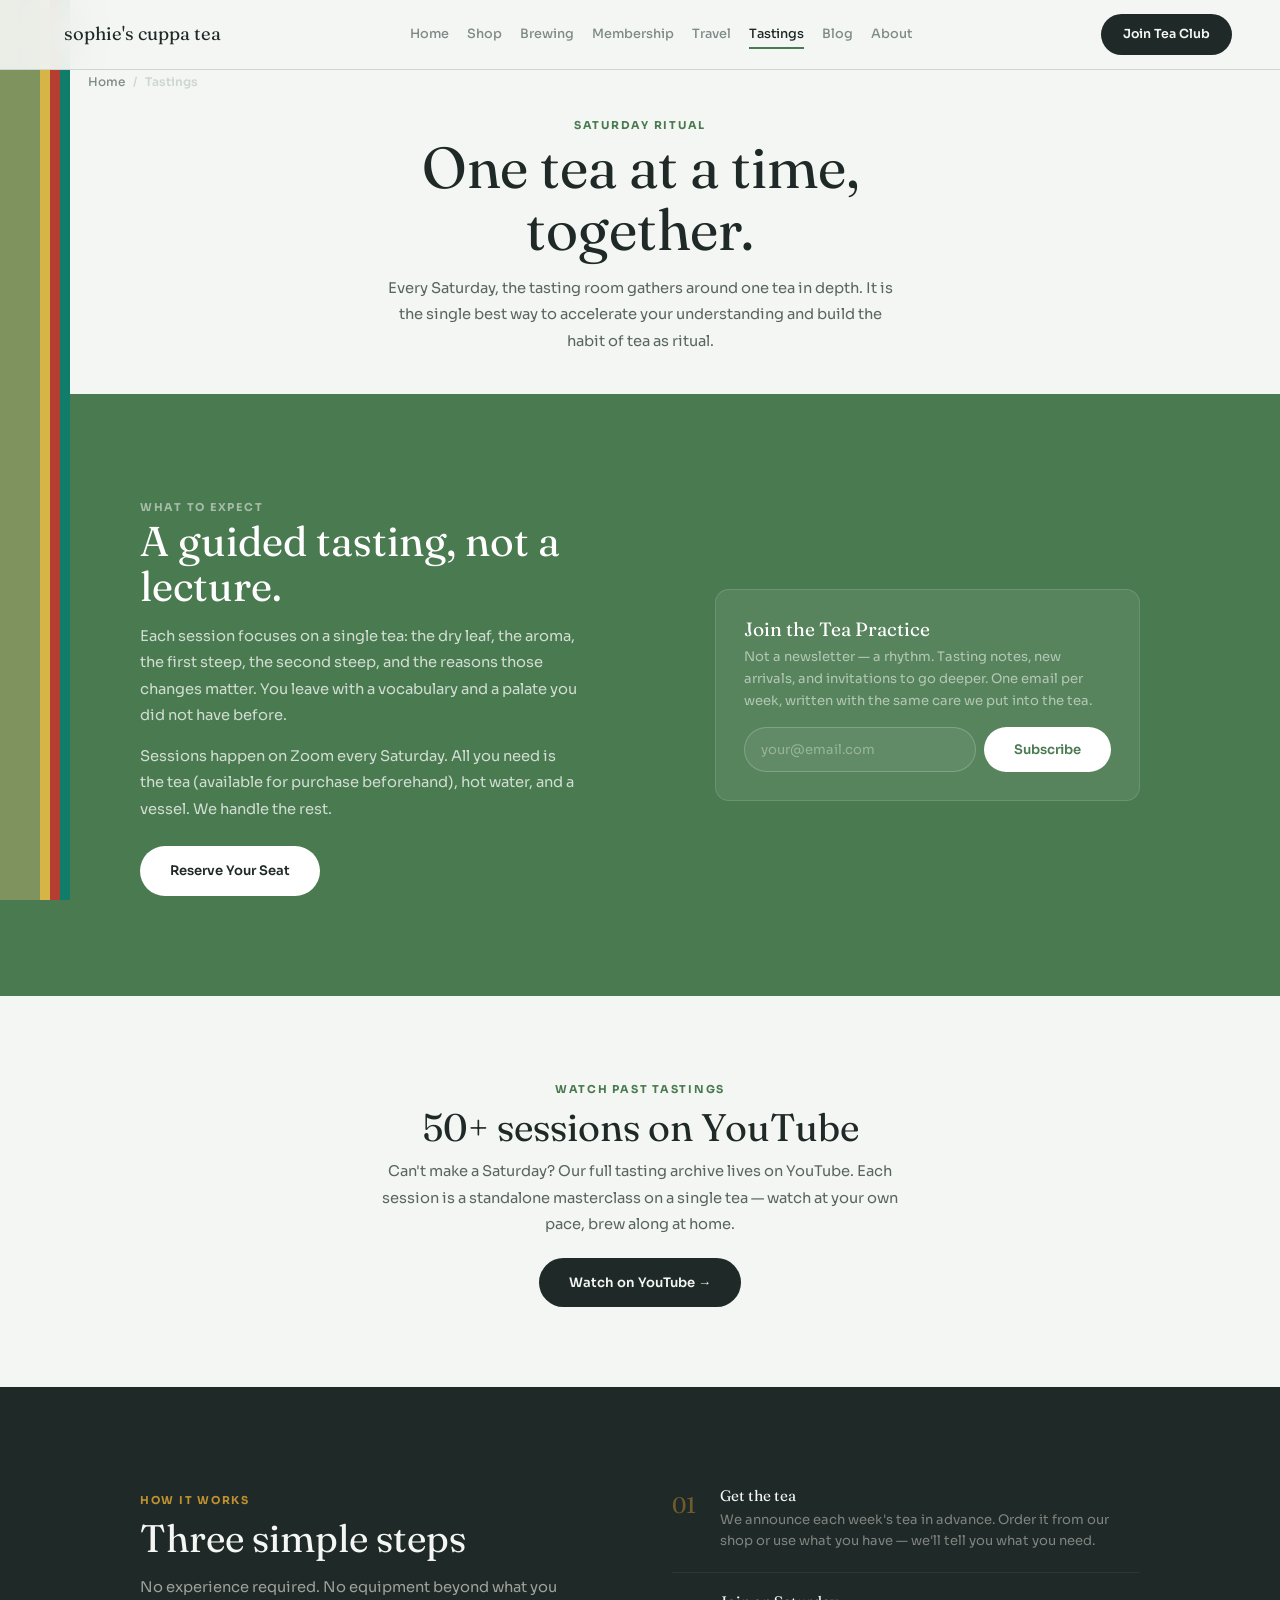
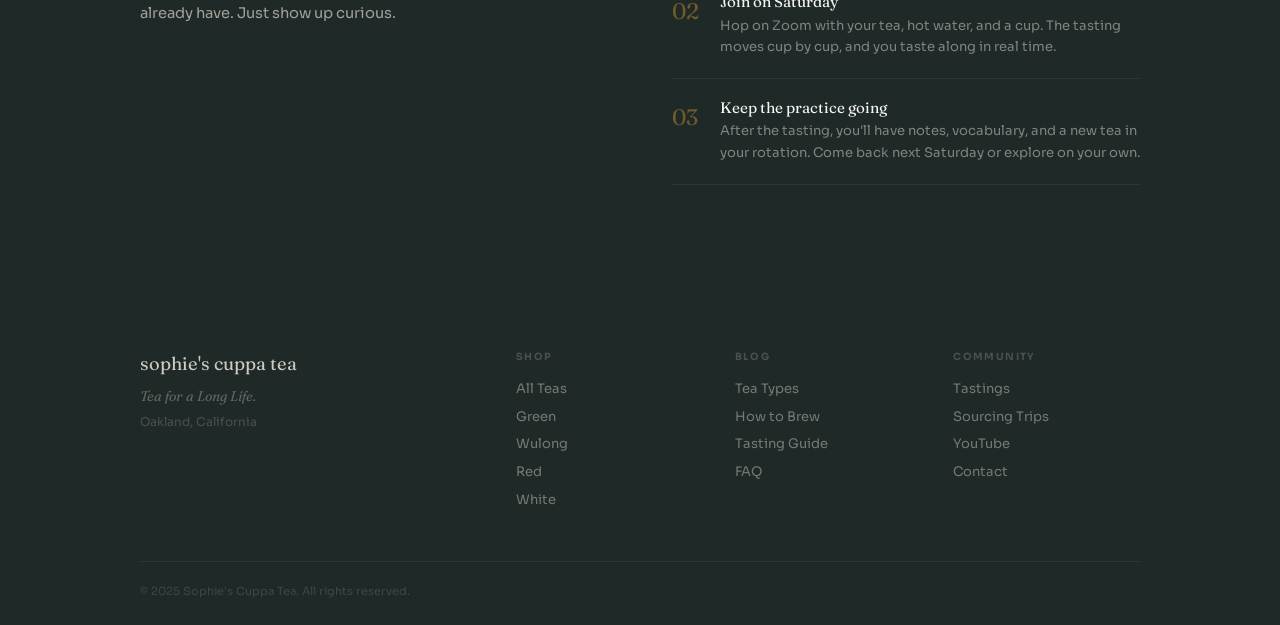
<file: tastings.html>
<!DOCTYPE html>
<html lang="en">
  <head>
    <meta charset="UTF-8" />
    <meta name="viewport" content="width=device-width, initial-scale=1.0" />
    <title>Tastings — Sophie's Cuppa Tea</title>
    <meta name="description" content="Join Sophie's weekly virtual tea tastings and become part of the tea practice." />
    <link rel="preconnect" href="https://fonts.googleapis.com" />
    <link rel="preconnect" href="https://fonts.gstatic.com" crossorigin />
    <link href="https://fonts.googleapis.com/css2?family=Sora:wght@300;400;500;600;700&family=Fraunces:ital,opsz,wght@0,9..144,300..900;1,9..144,300..900&display=swap" rel="stylesheet" />
    <link rel="stylesheet" href="./styles.css" />
  </head>
  <body>

    <nav class="nav" id="nav">
      <a href="index.html" class="nav-logo">sophie's cuppa tea</a>
      <div class="nav-center">
        <a href="index.html">Home</a>
        <a href="shop.html">Shop</a>
        <a href="brewing.html">Brewing</a>
        <a href="membership.html">Membership</a>
        <a href="travel.html">Travel</a>
        <a href="tastings.html" class="is-current">Tastings</a>
        <a href="learn.html">Blog</a>
        <a href="about.html">About</a>
      </div>
      <a href="membership.html" class="nav-btn">Join Tea Club</a>
      <button class="nav-burger" aria-label="Menu"><span></span><span></span></button>
    </nav>

    <div class="breadcrumbs">
      <a href="index.html">Home</a>
      <span>/</span>
      <span class="breadcrumb-current">Tastings</span>
    </div>

    <section class="page-hero page-hero--compact">
      <span class="label">Saturday Ritual</span>
      <h1>One tea at a time, together.</h1>
      <p class="hero-sub">Every Saturday, the tasting room gathers around one tea in depth. It is the single best way to accelerate your understanding and build the habit of tea as ritual.</p>
    </section>

    <!-- ══ TASTINGS DETAIL ══ -->
    <section class="tastings">
      <div class="tastings-grid">
        <div class="tastings-left reveal">
          <span class="label label--light">What to Expect</span>
          <h2>A guided tasting, not a lecture.</h2>
          <p>Each session focuses on a single tea: the dry leaf, the aroma, the first steep, the second steep, and the reasons those changes matter. You leave with a vocabulary and a palate you did not have before.</p>
          <p>Sessions happen on Zoom every Saturday. All you need is the tea (available for purchase beforehand), hot water, and a vessel. We handle the rest.</p>
          <a href="mailto:sophie@sophiescuppatea.com?subject=Saturday%20Tea%20Tasting" class="btn btn-light">Reserve Your Seat</a>
        </div>
        <div class="tastings-right reveal">
          <div class="capture-box">
            <h3>Join the Tea Practice</h3>
            <p>Not a newsletter — a rhythm. Tasting notes, new arrivals, and invitations to go deeper. One email per week, written with the same care we put into the tea.</p>
            <form class="capture" onsubmit="return false">
              <input type="email" placeholder="your@email.com" required />
              <button type="submit" class="btn btn-dark">Subscribe</button>
            </form>
          </div>
        </div>
      </div>
    </section>

    <!-- ══ PAST TASTINGS / YOUTUBE ══ -->
    <section class="yt-section">
      <div class="yt-inner reveal">
        <span class="label">Watch Past Tastings</span>
        <h2>50+ sessions on YouTube</h2>
        <p>Can't make a Saturday? Our full tasting archive lives on YouTube. Each session is a standalone masterclass on a single tea — watch at your own pace, brew along at home.</p>
        <a href="https://www.youtube.com/@sophiescuppatea6726" target="_blank" rel="noopener" class="btn btn-dark">Watch on YouTube &rarr;</a>
      </div>
    </section>

    <!-- ══ HOW IT WORKS ══ -->
    <section class="brewing">
      <div class="brewing-grid">
        <div class="brewing-text reveal">
          <span class="label">How It Works</span>
          <h2>Three simple steps</h2>
          <p>No experience required. No equipment beyond what you already have. Just show up curious.</p>
        </div>
        <div class="brewing-steps reveal">
          <div class="brew-step">
            <div class="step-num">01</div>
            <div>
              <h3>Get the tea</h3>
              <p>We announce each week's tea in advance. Order it from our shop or use what you have — we'll tell you what you need.</p>
            </div>
          </div>
          <div class="brew-step">
            <div class="step-num">02</div>
            <div>
              <h3>Join on Saturday</h3>
              <p>Hop on Zoom with your tea, hot water, and a cup. The tasting moves cup by cup, and you taste along in real time.</p>
            </div>
          </div>
          <div class="brew-step">
            <div class="step-num">03</div>
            <div>
              <h3>Keep the practice going</h3>
              <p>After the tasting, you'll have notes, vocabulary, and a new tea in your rotation. Come back next Saturday or explore on your own.</p>
            </div>
          </div>
        </div>
      </div>
    </section>

    <footer class="footer">
      <div class="footer-top">
        <div class="footer-brand"><span class="footer-logo">sophie's cuppa tea</span><p class="footer-motto">Tea for a Long Life.</p><p class="footer-loc">Oakland, California</p></div>
        <div class="footer-cols">
          <div class="footer-col"><h4>Shop</h4><a href="shop.html">All Teas</a><a href="shop.html">Green</a><a href="shop.html">Wulong</a><a href="shop.html">Red</a><a href="shop.html">White</a></div>
          <div class="footer-col"><h4>Blog</h4><a href="learn.html">Tea Types</a><a href="brewing.html">How to Brew</a><a href="learn.html">Tasting Guide</a><a href="learn.html">FAQ</a></div>
          <div class="footer-col"><h4>Community</h4><a href="tastings.html">Tastings</a><a href="travel.html">Sourcing Trips</a><a href="https://www.youtube.com/@sophiescuppatea6726" target="_blank" rel="noopener">YouTube</a><a href="about.html">Contact</a></div>
        </div>
      </div>
      <div class="footer-bottom"><p>&copy; 2025 Sophie's Cuppa Tea. All rights reserved.</p></div>
    </footer>

    <script src="./script.js"></script>
  </body>
</html>
</file>
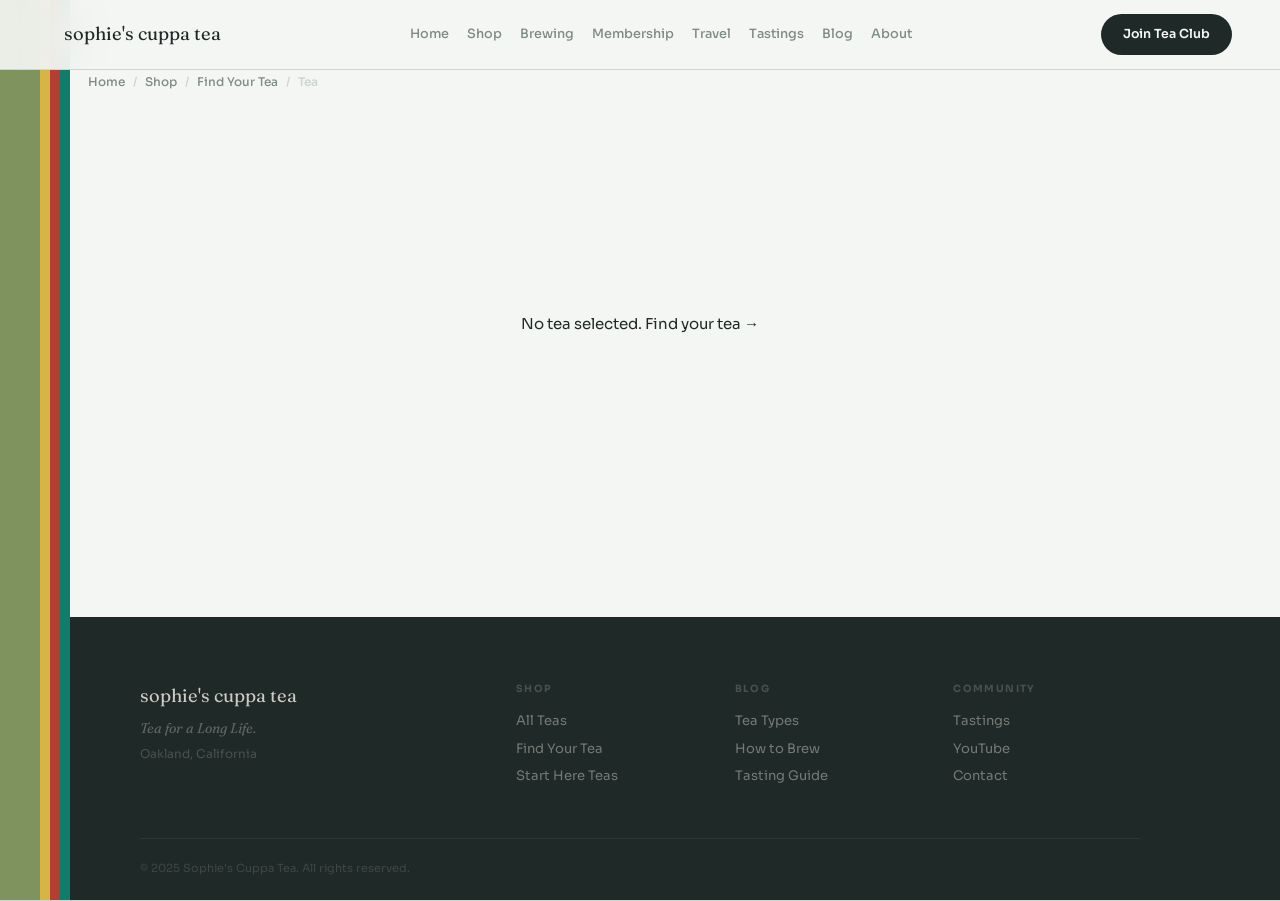
<file: tea.html>
<!DOCTYPE html>
<html lang="en">
  <head>
    <meta charset="UTF-8" />
    <meta name="viewport" content="width=device-width, initial-scale=1.0" />
    <title>Tea Detail — Sophie's Cuppa Tea</title>
    <link rel="preconnect" href="https://fonts.googleapis.com" />
    <link rel="preconnect" href="https://fonts.gstatic.com" crossorigin />
    <link href="https://fonts.googleapis.com/css2?family=Sora:wght@300;400;500;600;700&family=Fraunces:ital,opsz,wght@0,9..144,300..900;1,9..144,300..900&display=swap" rel="stylesheet" />
    <link rel="stylesheet" href="./styles.css" />
  </head>
  <body>

    <nav class="nav" id="nav">
      <a href="index.html" class="nav-logo">sophie's cuppa tea</a>
      <div class="nav-center">
        <a href="index.html">Home</a>
        <a href="shop.html">Shop</a>
        <a href="brewing.html">Brewing</a>
        <a href="membership.html">Membership</a>
        <a href="travel.html">Travel</a>
        <a href="tastings.html">Tastings</a>
        <a href="learn.html">Blog</a>
        <a href="about.html">About</a>
      </div>
      <a href="membership.html" class="nav-btn">Join Tea Club</a>
      <button class="nav-burger" aria-label="Menu"><span></span><span></span></button>
    </nav>

    <div class="breadcrumbs">
      <a href="index.html">Home</a>
      <span>/</span>
      <a href="shop.html">Shop</a>
      <span>/</span>
      <a href="find.html">Find Your Tea</a>
      <span>/</span>
      <span class="breadcrumb-current" id="breadcrumbName">Tea</span>
    </div>

    <!-- ══ PRODUCT DETAIL ══ -->
    <section class="pdp">
      <div class="pdp-grid">

        <!-- LEFT: Image / visual -->
        <div class="pdp-media">
          <div class="pdp-image" id="pdpImage">
            <div class="pdp-image-placeholder">
              <span id="pdpTypeIcon"></span>
            </div>
          </div>
        </div>

        <!-- RIGHT: Info + buy -->
        <div class="pdp-info">
          <div class="pdp-info-scroll">
            <span class="pdp-type-badge" id="pdpTypeBadge"></span>
            <h1 class="pdp-title" id="pdpTitle"></h1>
            <p class="pdp-region" id="pdpRegion"></p>
            <p class="pdp-taste-family" id="pdpTaste"></p>

            <!-- Price -->
            <div class="pdp-price">
              <span class="pdp-price-amount">From $12</span>
              <span class="pdp-price-note">per ounce &middot; Single-source</span>
            </div>

            <!-- Quick details -->
            <div class="pdp-details">
              <div class="pdp-detail">
                <span class="pdp-detail-label">Brew Temp</span>
                <span class="pdp-detail-value" id="pdpTemp"></span>
              </div>
              <div class="pdp-detail">
                <span class="pdp-detail-label">First Steep</span>
                <span class="pdp-detail-value" id="pdpSteep"></span>
              </div>
              <div class="pdp-detail">
                <span class="pdp-detail-label">Taste</span>
                <span class="pdp-detail-value" id="pdpTasteDetail"></span>
              </div>
            </div>

            <!-- Flavors -->
            <div class="pdp-section">
              <h3>Flavor Notes</h3>
              <div class="pdp-flavors" id="pdpFlavors"></div>
            </div>

            <!-- Mood / Benefits -->
            <div class="pdp-section">
              <h3>Good For</h3>
              <div class="pdp-moods" id="pdpMoods"></div>
            </div>

            <!-- Size selector -->
            <div class="pdp-section">
              <h3>Size</h3>
              <div class="pdp-sizes">
                <button class="pdp-size" data-size="1">1 oz <span>Sample</span></button>
                <button class="pdp-size is-selected" data-size="2">2 oz <span>Standard</span></button>
                <button class="pdp-size" data-size="4">4 oz <span>Stock Up</span></button>
              </div>
            </div>

            <!-- Quantity -->
            <div class="pdp-section">
              <h3>Quantity</h3>
              <div class="pdp-qty">
                <button class="pdp-qty-btn" id="qtyMinus">−</button>
                <span class="pdp-qty-num" id="qtyNum">1</span>
                <button class="pdp-qty-btn" id="qtyPlus">+</button>
              </div>
            </div>

            <!-- Add to cart -->
            <button class="pdp-add" id="pdpAdd">Add to Cart</button>

            <!-- Sourcing note -->
            <div class="pdp-trust">
              <div class="pdp-trust-item">
                <strong>Single-Source</strong>
                <p>From one specific farmer — not blended from multiple suppliers.</p>
              </div>
              <div class="pdp-trust-item">
                <strong>Direct Relationship</strong>
                <p>Sophie sources this tea directly. No brokers, no middlemen.</p>
              </div>
              <div class="pdp-trust-item">
                <strong>Brewing Guide Included</strong>
                <p>Every order includes detailed brewing instructions for this tea.</p>
              </div>
            </div>

            <!-- YouTube -->
            <div class="pdp-section" id="pdpVideoSection" style="display:none">
              <h3>Watch the Tasting</h3>
              <a href="#" id="pdpVideoLink" target="_blank" rel="noopener" class="pdp-video-link">
                Watch the tea tasting on YouTube &rarr;
              </a>
            </div>

            <!-- Similar teas -->
            <div class="pdp-section">
              <h3>Similar Teas</h3>
              <div class="pdp-similar" id="pdpSimilar"></div>
            </div>
          </div>
        </div>
      </div>

      <div class="plush-clean">
        <section class="plush-dossier" id="editorialDossier" aria-label="Tea dossier">
          <div class="plush-dossier-main">
            <div class="plush-dossier-kicker">
              <span id="editorialType">Green Tea</span>
              <span id="editorialOriginTag">Central Fujian</span>
              <span id="editorialAltitude">4,500 ft</span>
            </div>
            <h1 id="editorialTitle">Plush Peak</h1>
            <p class="plush-dossier-deck" id="editorialDeck">A bright organic green tea with spring meadow, rain-wet grass, juicy sweetness, and a soft toasted finish. The point is not drama. The point is clarity.</p>

            <div class="plush-dossier-art" aria-hidden="true">
              <img id="editorialHiddenArt" src="./img/plush-peak-story-art-transparent.png" alt="" />
            </div>
          </div>

          <aside class="plush-buy plush-dossier-buy" id="editorialBuy" aria-label="Buy this tea">
            <span class="plush-buy-label">Purchase</span>
            <strong>From $12</strong>
            <p>per ounce &middot; brewing guide included</p>
            <div class="plush-size-row">
              <button>1 oz <small>Sample</small></button>
              <button class="is-selected">2 oz <small>Standard</small></button>
              <button>4 oz <small>Stock up</small></button>
            </div>
            <button class="pdp-add plush-add">Add to Cart</button>
          </aside>
        </section>

        <section class="plush-field-guide" id="editorialFieldGuide" aria-label="Tea field guide">
          <div class="plush-field-guide-head">
            <span class="label">Field Guide</span>
            <h2 id="editorialGuideTitle">Read the leaf before you brew it.</h2>
            <p id="editorialGuideIntro">These notes give the quick version of what matters: how the tea tastes, how it is made, why the region matters, and how to brew it without flattening the cup.</p>
          </div>
          <div class="plush-field-spread">
            <article id="plush-taste" class="plush-field-note plush-field-note--wide">
              <span id="editorialTasteLabel">Taste &amp; Aroma</span>
              <h3 id="editorialTasteTitle">Spring meadow, rain-wet grass, gentle toast.</h3>
              <p id="editorialTasteBody">The cup opens green and clean, then moves toward juicy sweetness and a quiet toasted-hay note. It is approachable without being plain, and its best quality is how clearly it shows what careful green tea can taste like.</p>
            </article>
            <article id="plush-brewing" class="plush-field-note">
              <span>Brewing</span>
              <h3 id="editorialBrewTitle">175°F. Four minutes. Pour beside the leaf.</h3>
              <p id="editorialBrewBody">Warm the cup first. Let the water cool slightly after boiling. Pour along the side of the cup instead of directly onto the leaves. The goal is brightness without bitterness.</p>
            </article>
            <article id="plush-processing" class="plush-field-note">
              <span>Processing</span>
              <h3 id="editorialProcessTitle">Picked by hand, then heated, rolled, and dried.</h3>
              <p id="editorialProcessBody">Plush Peak is a green tea, so the leaf is handled to preserve freshness and prevent full oxidation. The careful drying keeps moisture low enough for clean storage and a stable cup.</p>
            </article>
            <article id="plush-origin" class="plush-field-note">
              <span>Origin</span>
              <h3 id="editorialOriginTitle">Central Fujian, high elevation, organic cultivation.</h3>
              <p id="editorialOriginBody">Plush Peak comes from a USDA-certified organic green tea operation in central Fujian. Other plants are intentionally left between rows of tea bushes, part of an agricultural environment that supports a cleaner, more expressive leaf.</p>
            </article>
            <article id="plush-body" class="plush-field-note">
              <span id="editorialContextLabel">Tea Culture Context</span>
              <h3 id="editorialContextTitle">A clean green tea often described as cooling.</h3>
              <p id="editorialContextBody">In traditional Chinese tea culture, green tea is often discussed as a cooling tea, especially in warmer weather. We include that as cultural context for how the cup is understood, not as a medical claim.</p>
            </article>
            <article class="plush-field-note plush-field-note--callout">
              <span id="editorialValueLabel">Why The Price Is Approachable</span>
              <h3 id="editorialValueTitle">Accessible does not mean lesser.</h3>
              <p id="editorialValueBody">Plush Peak is priced as an approachable entry point, but that does not make it a lesser tea. The value is in the combination: organic cultivation, clean flavor, careful brewing, and a clear sense of place.</p>
            </article>
          </div>
        </section>

        <section class="plush-photo-drawer" id="editorialLeafInspection" aria-label="Tea photo documentation">
          <div>
            <span class="label">Leaf Inspection</span>
            <h2 id="editorialPhotoTitle">The actual dry leaf.</h2>
            <p id="editorialPhotoBody">A practical reference point after the field notes. Click the image to open the larger product photo and inspect the leaf more closely.</p>
          </div>
          <div class="plush-photo-strip">
            <a id="editorialPhotoLink" href="./img/plush-peak-live-tea.png" target="_blank" rel="noopener" class="plush-photo-thumb plush-photo-thumb--leaf">
              <img id="editorialPhotoImage" src="./img/plush-peak-live-tea.png" alt="Plush Peak dry tea leaves" />
              <span>Click to zoom</span>
            </a>
          </div>
        </section>

        <section class="plush-dossier-deep-dive" id="editorialDeepDive" aria-label="Tea blog and video">
          <div>
            <span class="label">Deep Dive</span>
            <h2 id="editorialDeepTitle">The full field note belongs here.</h2>
            <p id="editorialDeepBody">Use this space for the longer blog: Fujian green tea history, why this region exports so much tea, the Japanese matcha connection, brewing mistakes, and what to notice as the cup changes.</p>
          </div>
          <div class="plush-blog-actions">
            <a id="editorialVideoLink" href="https://youtu.be/t2Ai7Hs4vHI" target="_blank" rel="noopener" class="youtube-action">
              <span class="youtube-action-icon" aria-hidden="true"></span>
              Watch the tasting
            </a>
            <a id="editorialBlogLink" href="blog.html?post=plush-peak-organic-green-tea">Read the field note</a>
          </div>
        </section>
      </div>

      <div class="tea-session" id="plushPeakSession" aria-label="Plush Peak tasting session">
        <div class="tea-session-intro">
          <span class="label">Session Notes</span>
          <h2>Plush Peak is a green tea about renewal.</h2>
          <p>This tasting returns to one of tea’s clearest beginnings: green tea, Fujian Province, spring brightness, and the pleasure of noticing what a careful cup reveals slowly.</p>
        </div>

        <div class="tea-session-grid">
          <article class="session-card session-card--large">
            <span class="session-kicker">The Place</span>
            <h3>Central Fujian, about 4,500 feet above sea level.</h3>
            <p>Plush Peak comes from a USDA-certified organic green tea operation in central Fujian. The area is elevated and quietly important to the green tea export world, even though most people in China rarely encounter Fujian green teas at home.</p>
            <p>Between rows of tea bushes, other plants are intentionally allowed to grow. That is not just an organic checkbox. It is part of how the farm encourages flavor in the leaf.</p>
          </article>

          <article class="session-card">
            <span class="session-kicker">The Leaf</span>
            <h3>Spring meadow, rain-wet grass, gentle toast.</h3>
            <p>The dry leaves suggest clean outdoor air. In the cup, the tea moves through grassy brightness, juicy delicacy, and a subtle toasted-hay note that can feel like something you have to chase.</p>
          </article>

          <article class="session-card">
            <span class="session-kicker">The Craft</span>
            <h3>Hand-picked, then handled with precision.</h3>
            <p>The production is large and efficient, but the picking remains hand-done. After picking, the leaves are heated, rolled, and dried to preserve freshness and keep moisture low enough for clean storage.</p>
          </article>

          <article class="session-card">
            <span class="session-kicker">The Method</span>
            <h3>175°F. Four minutes. Pour beside the leaves.</h3>
            <p>Heat the cup first. Let steam dissipate slightly. Add the leaves, warm them in the cup, then pour along the side rather than directly onto the leaf. When brewed correctly, Plush Peak should be bright, clean, and not bitter.</p>
          </article>

          <article class="session-card">
            <span class="session-kicker">Tea Culture Context</span>
            <h3>A cooling tea for clear weather.</h3>
            <p>Traditional Chinese tea culture often understands green tea as cooling, especially suited to hot weather. This should be read as cultural context and experience, not as a medical promise.</p>
          </article>

          <article class="session-card session-card--wide">
            <span class="session-kicker">Why It Matters</span>
            <h3>It is not cheaper because it is lesser.</h3>
            <p>Plush Peak pushes back on the idea that a lower price must mean lower quality. Sophie’s received special consideration through the relationship around this tea. The result is an accessible entry point into a rarely seen Fujian green tea, not a compromise.</p>
            <div class="session-actions">
              <a href="https://youtu.be/t2Ai7Hs4vHI" target="_blank" rel="noopener" class="youtube-action">
                <span class="youtube-action-icon" aria-hidden="true"></span>
                Watch the tasting
              </a>
              <a href="blog.html?post=plush-peak-organic-green-tea">Read the deeper blog</a>
            </div>
          </article>

          <article class="session-card session-card--blog">
            <span class="session-kicker">Deep Dive</span>
            <h3>Blog space: the full Plush Peak field note.</h3>
            <p>This is where the longer editorial version belongs: Fujian green tea history, why these farms export so much tea, the Japanese matcha connection, brewing mistakes, and what to notice across the cup.</p>
            <a href="blog.html?post=plush-peak-organic-green-tea">Read the full field note &rarr;</a>
          </article>
        </div>
      </div>
    </section>

    <!-- ══ STICKY BUY BAR (mobile + scroll) ══ -->
    <div class="sticky-buy" id="stickyBuy">
      <div class="sticky-buy-inner">
        <div class="sticky-buy-info">
          <strong id="stickyName"></strong>
          <span id="stickyPrice">From $12/oz</span>
        </div>
        <button class="btn btn-dark sticky-buy-btn" id="stickyAdd">Add to Cart</button>
      </div>
    </div>

    <footer class="footer">
      <div class="footer-top">
        <div class="footer-brand"><span class="footer-logo">sophie's cuppa tea</span><p class="footer-motto">Tea for a Long Life.</p><p class="footer-loc">Oakland, California</p></div>
        <div class="footer-cols">
          <div class="footer-col"><h4>Shop</h4><a href="shop.html">All Teas</a><a href="find.html">Find Your Tea</a><a href="shop.html">Start Here Teas</a></div>
          <div class="footer-col"><h4>Blog</h4><a href="learn.html">Tea Types</a><a href="brewing.html">How to Brew</a><a href="learn.html">Tasting Guide</a></div>
          <div class="footer-col"><h4>Community</h4><a href="tastings.html">Tastings</a><a href="https://www.youtube.com/@sophiescuppatea6726" target="_blank" rel="noopener">YouTube</a><a href="about.html">Contact</a></div>
        </div>
      </div>
      <div class="footer-bottom"><p>&copy; 2025 Sophie's Cuppa Tea. All rights reserved.</p></div>
    </footer>

    <script src="./script.js"></script>
    <script src="./tea-detail.js"></script>
  </body>
</html>
</file>
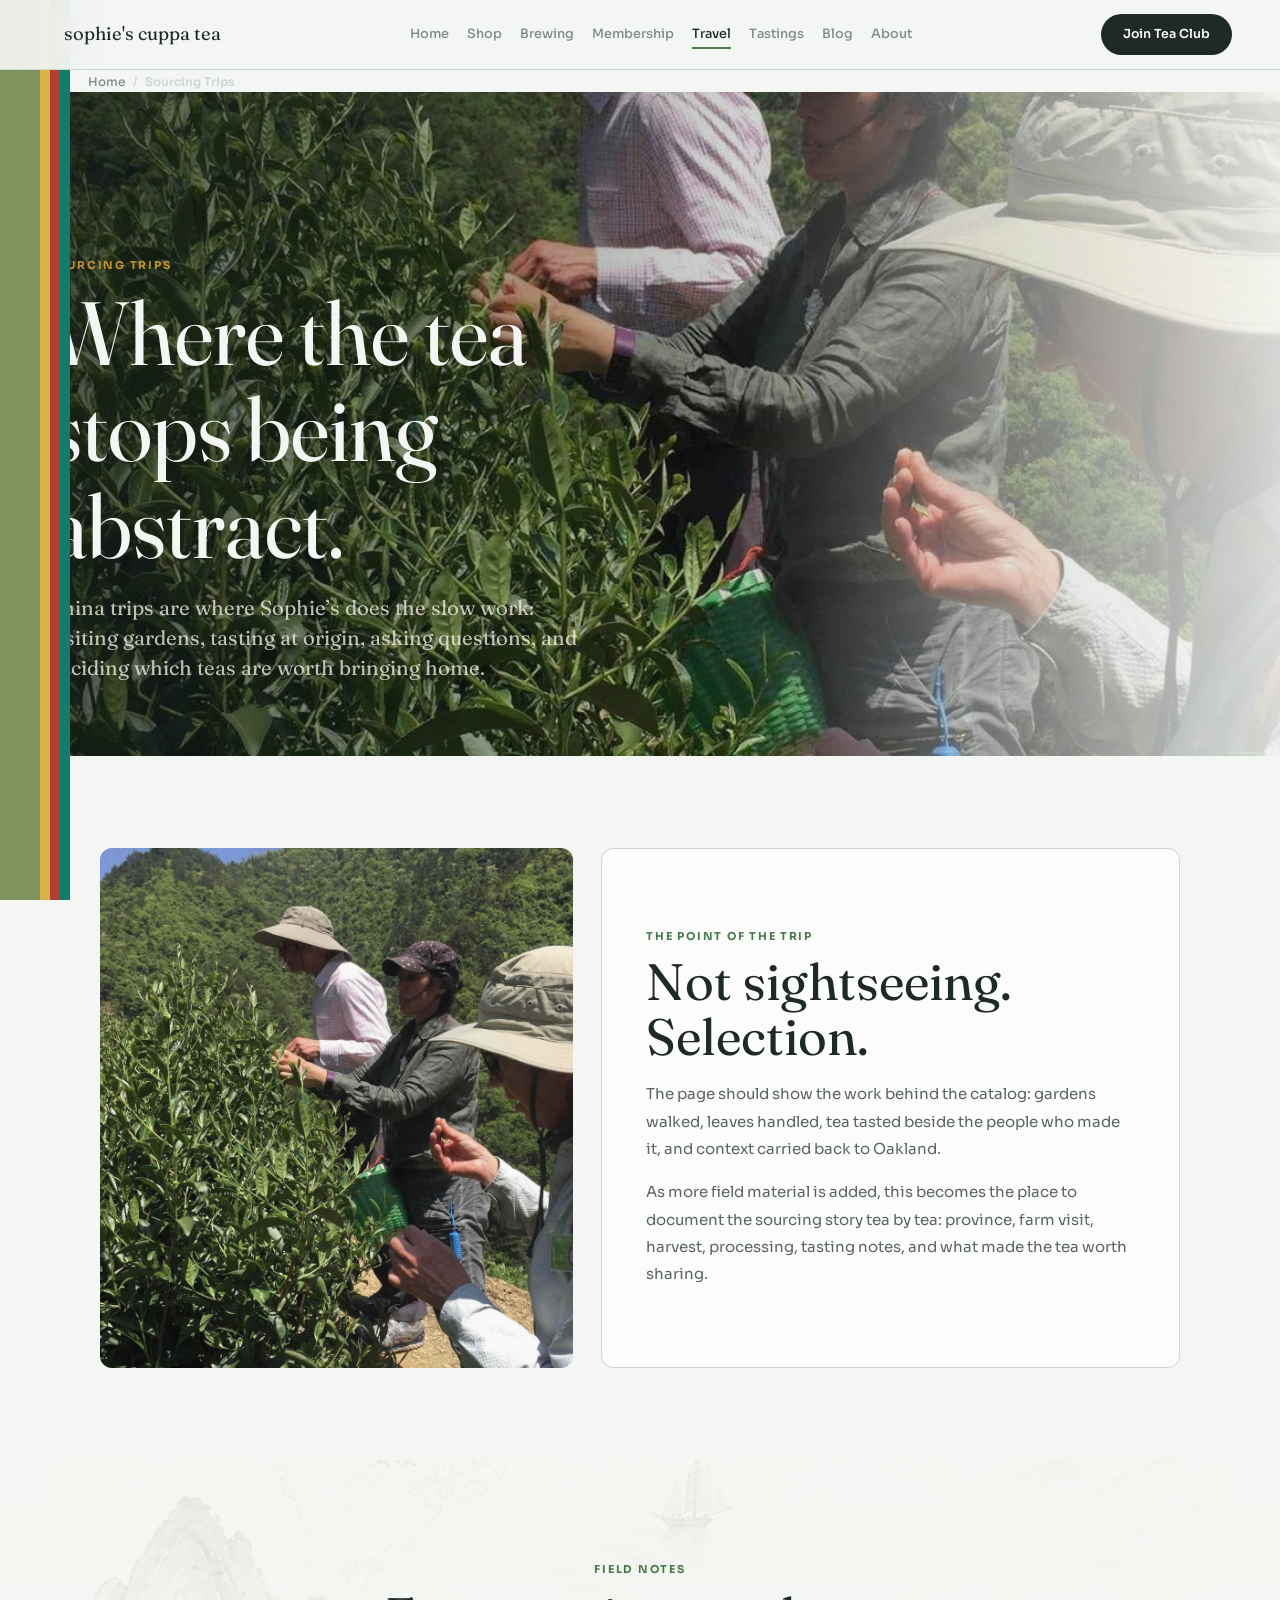
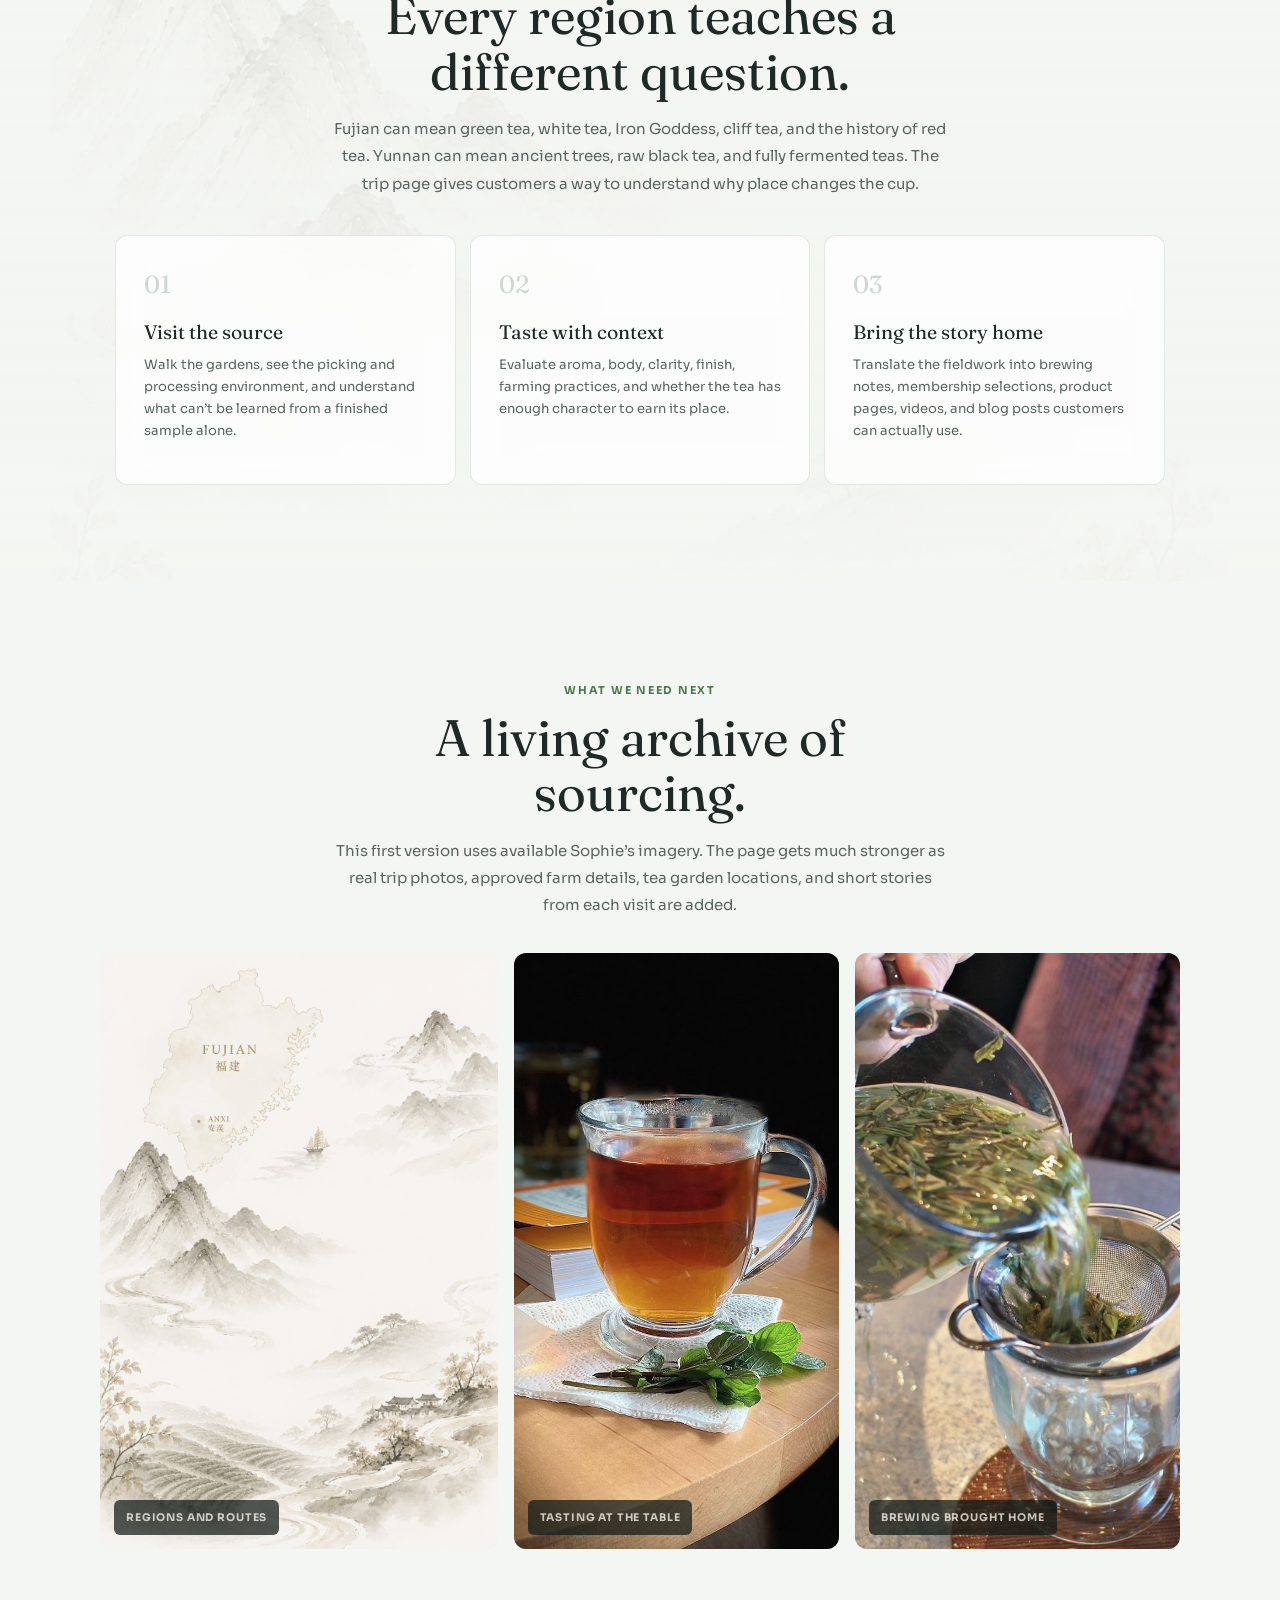
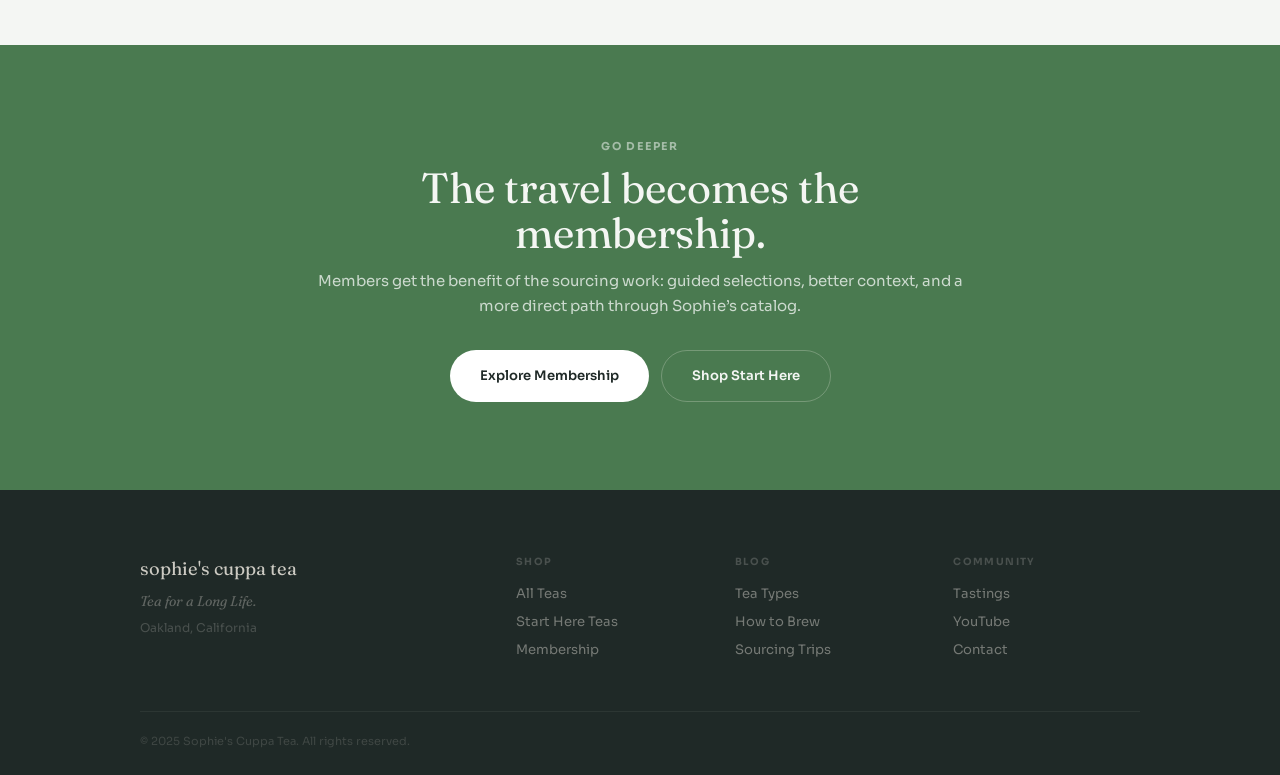
<file: travel.html>
<!DOCTYPE html>
<html lang="en">
  <head>
    <meta charset="UTF-8" />
    <meta name="viewport" content="width=device-width, initial-scale=1.0" />
    <title>Sourcing Trips — Sophie's Cuppa Tea</title>
    <meta name="description" content="Follow Sophie's Cuppa Tea into China's tea gardens: sourcing trips, farmer relationships, origin tasting, and the fieldwork behind the tea." />
    <link rel="preconnect" href="https://fonts.googleapis.com" />
    <link rel="preconnect" href="https://fonts.gstatic.com" crossorigin />
    <link href="https://fonts.googleapis.com/css2?family=Sora:wght@300;400;500;600;700&family=Fraunces:ital,opsz,wght@0,9..144,300..900;1,9..144,300..900&display=swap" rel="stylesheet" />
    <link rel="stylesheet" href="./styles.css" />
  </head>
  <body>
    <nav class="nav" id="nav">
      <a href="index.html" class="nav-logo">sophie's cuppa tea</a>
      <div class="nav-center">
        <a href="index.html">Home</a>
        <a href="shop.html">Shop</a>
        <a href="brewing.html">Brewing</a>
        <a href="membership.html">Membership</a>
        <a href="travel.html" class="is-current">Travel</a>
        <a href="tastings.html">Tastings</a>
        <a href="learn.html">Blog</a>
        <a href="about.html">About</a>
      </div>
      <a href="membership.html" class="nav-btn">Join Tea Club</a>
      <button class="nav-burger" aria-label="Menu"><span></span><span></span></button>
    </nav>

    <div class="breadcrumbs">
      <a href="index.html">Home</a>
      <span>/</span>
      <span class="breadcrumb-current">Sourcing Trips</span>
    </div>

    <section class="travel-hero">
      <div class="travel-hero-copy reveal">
        <span class="label">Sourcing Trips</span>
        <h1>Where the tea stops being abstract.</h1>
        <p>China trips are where Sophie’s does the slow work: visiting gardens, tasting at origin, asking questions, and deciding which teas are worth bringing home.</p>
      </div>
    </section>

    <section class="travel-proof">
      <div class="travel-proof-grid">
        <figure class="travel-proof-photo travel-proof-photo--field reveal">
          <img src="./img/hero-founders.jpg" alt="Tea leaves being evaluated in a mountain tea field" loading="lazy" />
        </figure>
        <div class="travel-proof-copy reveal">
          <span class="label">The Point Of The Trip</span>
          <h2>Not sightseeing. Selection.</h2>
          <p>The page should show the work behind the catalog: gardens walked, leaves handled, tea tasted beside the people who made it, and context carried back to Oakland.</p>
          <p>As more field material is added, this becomes the place to document the sourcing story tea by tea: province, farm visit, harvest, processing, tasting notes, and what made the tea worth sharing.</p>
        </div>
      </div>
    </section>

    <section class="travel-map">
      <div class="travel-map-copy reveal">
        <span class="label">Field Notes</span>
        <h2>Every region teaches a different question.</h2>
        <p>Fujian can mean green tea, white tea, Iron Goddess, cliff tea, and the history of red tea. Yunnan can mean ancient trees, raw black tea, and fully fermented teas. The trip page gives customers a way to understand why place changes the cup.</p>
      </div>
      <div class="travel-note-grid">
        <article class="travel-note reveal">
          <span>01</span>
          <h3>Visit the source</h3>
          <p>Walk the gardens, see the picking and processing environment, and understand what can’t be learned from a finished sample alone.</p>
        </article>
        <article class="travel-note reveal">
          <span>02</span>
          <h3>Taste with context</h3>
          <p>Evaluate aroma, body, clarity, finish, farming practices, and whether the tea has enough character to earn its place.</p>
        </article>
        <article class="travel-note reveal">
          <span>03</span>
          <h3>Bring the story home</h3>
          <p>Translate the fieldwork into brewing notes, membership selections, product pages, videos, and blog posts customers can actually use.</p>
        </article>
      </div>
    </section>

    <section class="travel-gallery">
      <div class="travel-gallery-head reveal">
        <span class="label">What We Need Next</span>
        <h2>A living archive of sourcing.</h2>
        <p>This first version uses available Sophie’s imagery. The page gets much stronger as real trip photos, approved farm details, tea garden locations, and short stories from each visit are added.</p>
      </div>
      <div class="travel-gallery-grid">
        <figure class="travel-gallery-card reveal">
          <img src="./img/plush-peak-session-bg.png" alt="Illustrated Fujian sourcing map" loading="lazy" />
          <figcaption>Regions and routes</figcaption>
        </figure>
        <figure class="travel-gallery-card reveal">
          <img src="./img/hero-tea.jpg" alt="Tea prepared for tasting" loading="lazy" />
          <figcaption>Tasting at the table</figcaption>
        </figure>
        <figure class="travel-gallery-card reveal">
          <img src="./img/pouring-tea.jpg" alt="Tea being poured through a strainer" loading="lazy" />
          <figcaption>Brewing brought home</figcaption>
        </figure>
      </div>
    </section>

    <section class="brewing-shop-cta">
      <div class="brewing-shop-inner reveal">
        <span class="label label--light">Go Deeper</span>
        <h2>The travel becomes the membership.</h2>
        <p>Members get the benefit of the sourcing work: guided selections, better context, and a more direct path through Sophie’s catalog.</p>
        <div class="hero-btns hero-btns--center">
          <a href="membership.html" class="btn btn-light">Explore Membership</a>
          <a href="shop.html" class="btn btn-ghost btn-ghost--light">Shop Start Here</a>
        </div>
      </div>
    </section>

    <footer class="footer">
      <div class="footer-top">
        <div class="footer-brand"><span class="footer-logo">sophie's cuppa tea</span><p class="footer-motto">Tea for a Long Life.</p><p class="footer-loc">Oakland, California</p></div>
        <div class="footer-cols">
          <div class="footer-col"><h4>Shop</h4><a href="shop.html">All Teas</a><a href="shop.html">Start Here Teas</a><a href="membership.html">Membership</a></div>
          <div class="footer-col"><h4>Blog</h4><a href="learn.html">Tea Types</a><a href="brewing.html">How to Brew</a><a href="travel.html">Sourcing Trips</a></div>
          <div class="footer-col"><h4>Community</h4><a href="tastings.html">Tastings</a><a href="https://www.youtube.com/@sophiescuppatea6726" target="_blank" rel="noopener">YouTube</a><a href="about.html">Contact</a></div>
        </div>
      </div>
      <div class="footer-bottom"><p>&copy; 2025 Sophie's Cuppa Tea. All rights reserved.</p></div>
    </footer>

    <script src="./script.js"></script>
  </body>
</html>
</file>
<file: styles.css>
/* ═══════════════════════════════════════════
   Sophie's Cuppa Tea — Illustrated Edition
   Aesthetic: Mineral white base + hand-drawn
   SVG illustrations. Botanical color and editorial clarity.
   ═══════════════════════════════════════════ */

:root {
  --paper: #f4f6f3;
  --paper-warm: #e7ece8;
  --white: #ffffff;
  --ink: #1f2927;
  --ink-deep: #111917;
  --blue-ink: #2f4b52;
  --water-red: #a6422e;
  --sun: #e6a13f;
  --mid: #596561;
  --muted: #7f8b87;
  --line: #cdd6d2;

  --green: #4a7a50;
  --green-light: #e8f0e6;
  --red: #b04838;
  --red-light: #f3e7e4;
  --wulong: #8a6a38;
  --wulong-light: #eef0e7;
  --white-tea: #8a8068;
  --white-tea-light: #edf1ef;
  --gold: #c09030;

  --font: 'Sora', sans-serif;
  --serif: 'Fraunces', serif;
  --ease: cubic-bezier(0.16, 1, 0.3, 1);
}

*, *::before, *::after { box-sizing: border-box; margin: 0; padding: 0; }
html { scroll-behavior: smooth; -webkit-font-smoothing: antialiased; }
body { font-family: var(--font); color: var(--ink); background: var(--paper); line-height: 1.65; font-size: 15px; overflow-x: hidden; position: relative; }
body::before {
  content: '';
  position: fixed;
  inset: 0 auto 0 0;
  z-index: 90;
  width: 40px;
  background: #7f935f;
  box-shadow: 10px 0 0 #d6b446, 20px 0 0 #b43e32, 30px 0 0 #0f7d69;
  pointer-events: none;
}
img { max-width: 100%; display: block; }
a { color: inherit; text-decoration: none; }
button { font-family: inherit; }
h1, h2 { font-family: var(--serif); font-weight: 400; line-height: 1.08; color: var(--ink); letter-spacing: 0; }
h3 { font-family: var(--serif); font-weight: 400; line-height: 1.15; color: var(--ink); }

/* ═══ ILLUSTRATION HELPERS ═══ */
.illus { display: inline-block; pointer-events: none; }
.illus svg { width: 100%; height: 100%; }
.illus--float { position: absolute; opacity: 0.12; }
.illus--accent { color: var(--green); }

/* ═══ FLOATING ILLUSTRATIONS ═══ */
.illus { position: absolute; pointer-events: none; color: var(--green); opacity: 0.1; z-index: 0; }
.illus--hero-leaf { top: 20%; right: 5%; transform: rotate(25deg); opacity: 0.08; }
.illus--hero-steam { bottom: 30%; right: 48%; opacity: 0.06; }
.illus--types-branch { top: 20px; left: -20px; transform: rotate(-10deg); opacity: 0.06; color: var(--ink); }
.illus--about-leaves { top: 40px; right: 60px; transform: rotate(15deg); opacity: 0.07; }

@media (max-width: 640px) {
  .illus { display: none; }
}

/* ═══ NAV ═══ */
.nav {
  position: fixed; top: 0; left: 0; right: 0; z-index: 100;
  display: flex; align-items: center; justify-content: space-between;
  padding: 14px 48px 14px 64px; background: rgba(244,246,243,0.92);
  backdrop-filter: blur(20px); -webkit-backdrop-filter: blur(20px);
  border-bottom: 1px solid var(--line);
  transition: all 0.4s var(--ease);
}
.nav.scrolled { padding: 10px 48px 10px 64px; }
.nav-logo { font-family: var(--serif); font-size: 1.15rem; color: var(--ink); white-space: nowrap; }
.nav-center { display: flex; gap: 18px; }
.nav-center a { font-size: 0.8rem; font-weight: 500; color: var(--muted); transition: color 0.3s; position: relative; }
.nav-center a::after { content: ''; position: absolute; bottom: -4px; left: 0; height: 1.5px; width: 0; background: var(--green); transition: width 0.3s var(--ease); }
.nav-center a:hover { color: var(--ink); }
.nav-center a:hover::after { width: 100%; }
.nav-center a.is-current { color: var(--ink); }
.nav-center a.is-current::after { width: 100%; }
.nav-btn { font-size: 0.78rem; font-weight: 600; padding: 10px 22px; border-radius: 999px; background: var(--ink); color: var(--paper); transition: all 0.3s var(--ease); }
.nav-btn:hover { background: #1a1410; transform: translateY(-1px); }
.nav-burger { display: none; background: none; border: none; cursor: pointer; width: 24px; height: 16px; position: relative; }
.nav-burger span { display: block; width: 100%; height: 1.5px; background: var(--ink); position: absolute; }
.nav-burger span:first-child { top: 0; } .nav-burger span:last-child { bottom: 0; }

/* ═══ BUTTONS ═══ */
.btn { display: inline-flex; align-items: center; justify-content: center; font-family: var(--font); font-size: 0.82rem; font-weight: 600; padding: 14px 30px; border-radius: 999px; border: none; cursor: pointer; transition: all 0.3s var(--ease); }
.btn-dark { background: var(--ink); color: var(--paper); }
.btn-dark:hover { background: #1a1410; transform: translateY(-2px); box-shadow: 0 6px 20px rgba(0,0,0,0.1); }
.btn-ghost { background: transparent; color: var(--ink); border: 1.5px solid var(--line); }
.btn-ghost:hover { border-color: var(--ink); transform: translateY(-1px); }
.btn-ghost--light { color: var(--paper); border-color: rgba(247,242,234,0.25); }
.btn-ghost--light:hover { border-color: rgba(247,242,234,0.75); }
.btn-light { background: var(--white); color: var(--ink); }
.btn-light:hover { transform: translateY(-2px); box-shadow: 0 4px 16px rgba(0,0,0,0.06); }
.text-link { font-size: 0.85rem; font-weight: 600; color: var(--green); border-bottom: 1px solid rgba(74,122,80,0.3); padding-bottom: 1px; }
.label { display: inline-block; font-size: 0.68rem; font-weight: 700; letter-spacing: 0.16em; text-transform: uppercase; color: var(--green); }
.label--light { color: rgba(255,255,255,0.5); }

/* ═══ HERO ═══ */
.hero {
  min-height: 100vh; display: grid; grid-template-columns: 1.1fr 0.9fr;
  grid-template-rows: 1fr auto; align-items: center;
  padding: 120px 48px 60px; max-width: 1280px; margin: 0 auto; gap: 48px;
  position: relative;
}
.hero--watercolor {
  max-width: none;
  padding: 118px 48px 56px;
  background: var(--paper);
  color: var(--ink);
  overflow: hidden;
}
.hero--watercolor::before {
  content: '';
  position: absolute;
  inset: 0;
  background:
    radial-gradient(circle at 18% 26%, rgba(230,161,63,0.22), transparent 24%),
    radial-gradient(circle at 86% 68%, rgba(166,66,46,0.16), transparent 22%),
    linear-gradient(180deg, transparent 0%, rgba(247,242,234,0.82) 96%);
  pointer-events: none;
}
.hero--watercolor::after {
  content: '';
  position: absolute;
  right: -120px;
  bottom: -180px;
  width: 520px;
  height: 520px;
  background: #d99b72;
  opacity: 0.2;
  border-radius: 50%;
  filter: saturate(0.9);
  pointer-events: none;
}
.hero--watercolor > * {
  max-width: 1180px;
}
.hero-content { grid-row: 1; position: relative; z-index: 1; }
.hero-img { grid-row: 1; border-radius: 16px; overflow: hidden; max-height: 480px; position: relative; }
.hero--watercolor .hero-content { justify-self: end; width: min(100%, 590px); }
.hero--watercolor .hero-img {
  justify-self: start;
  width: min(100%, 460px);
  height: 560px;
  max-height: none;
  border-radius: 999px 999px 12px 12px;
  box-shadow: 0 30px 80px rgba(47,75,82,0.24);
  border: 8px solid rgba(247,242,234,0.78);
  outline: 1px solid rgba(47,75,82,0.18);
  background: var(--paper);
}
.hero-img img { width: 100%; height: 100%; object-fit: cover; }
.hero-metrics { grid-column: 1 / -1; }
.hero-pill { display: inline-flex; font-size: 0.72rem; font-weight: 600; letter-spacing: 0.12em; text-transform: uppercase; color: var(--muted); padding: 8px 18px; background: var(--paper-warm); border-radius: 999px; margin-bottom: 24px; }
.hero h1 { font-size: clamp(3rem, 5.5vw, 5rem); max-width: 14ch; line-height: 1.02; }
.hero-sub { margin-top: 20px; font-size: 0.95rem; line-height: 1.8; color: var(--mid); max-width: 500px; }
.hero--watercolor .hero-pill { background: rgba(255,255,255,0.6); color: var(--blue-ink); border: 1px solid rgba(47,75,82,0.12); }
.hero--watercolor h1 { color: var(--blue-ink); max-width: 13ch; text-shadow: 0 1px 0 rgba(255,255,255,0.5); }
.hero--watercolor .hero-sub { color: rgba(42,36,32,0.74); }
.hero--watercolor .btn-dark { background: var(--blue-ink); color: var(--paper); }
.hero--watercolor .btn-dark:hover { background: #21383e; }
.hero--watercolor .btn-ghost { color: var(--blue-ink); border-color: rgba(47,75,82,0.24); background: rgba(255,255,255,0.34); }
.hero--watercolor .btn-ghost:hover { border-color: rgba(47,75,82,0.72); background: rgba(255,255,255,0.58); }
.hero-btns { display: flex; flex-wrap: wrap; gap: 12px; margin-top: 32px; }
.hero-btns--center { justify-content: center; }
.hero-metrics { display: flex; gap: 48px; margin-top: auto; padding-top: 48px; border-top: 1px solid var(--line); }
.hero--watercolor .hero-metrics { width: min(100%, 1180px); margin-left: auto; margin-right: auto; border-top-color: rgba(47,75,82,0.16); }
.metric { display: flex; flex-direction: column; gap: 2px; }
.metric-num { font-family: var(--serif); font-size: 1.5rem; font-weight: 500; color: var(--ink); }
.metric-label { font-size: 0.68rem; font-weight: 600; letter-spacing: 0.1em; text-transform: uppercase; color: var(--muted); }
.hero--watercolor .metric-num { color: var(--blue-ink); }
.hero--watercolor .metric-label { color: rgba(47,75,82,0.58); }

.hero--packaging {
  max-width: none;
  padding: 118px 48px 56px;
  background:
    radial-gradient(circle at 68% 28%, rgba(230,161,63,0.16), transparent 26%),
    radial-gradient(circle at 86% 72%, rgba(72,122,80,0.2), transparent 24%),
    #050505;
  color: var(--paper);
  overflow: hidden;
}
.hero--packaging::before {
  content: '';
  position: absolute;
  inset: 0;
  background: rgba(5,5,5,0.72);
  opacity: 0.42;
  pointer-events: none;
}
.hero--packaging .hero-content {
  justify-self: end;
  width: min(100%, 560px);
}
.hero--packaging .hero-pill {
  background: rgba(247,242,234,0.08);
  color: rgba(247,242,234,0.62);
  border: 1px solid rgba(247,242,234,0.16);
}
.hero--packaging h1 {
  color: var(--paper);
  max-width: 12ch;
  font-size: clamp(3.5rem, 6vw, 6rem);
}
.hero--packaging .hero-sub {
  color: rgba(247,242,234,0.68);
  max-width: 520px;
}
.hero--packaging .btn-dark {
  background: var(--paper);
  color: #050505;
}
.hero--packaging .btn-dark:hover { background: var(--white); }
.hero--packaging .btn-ghost {
  color: var(--paper);
  border-color: rgba(247,242,234,0.24);
}
.hero--packaging .btn-ghost:hover { border-color: rgba(247,242,234,0.74); }
.hero--packaging .hero-metrics {
  width: min(100%, 1180px);
  margin-left: auto;
  margin-right: auto;
  border-top-color: rgba(247,242,234,0.12);
}
.hero--packaging .metric-num { color: var(--paper); }
.hero--packaging .metric-label { color: rgba(247,242,234,0.44); }
.label-showcase {
  grid-row: 1;
  position: relative;
  z-index: 1;
  justify-self: start;
  width: min(100%, 560px);
  min-height: 560px;
  display: grid;
  grid-template-columns: repeat(3, minmax(120px, 1fr));
  gap: 18px;
  align-items: center;
  perspective: 1200px;
}
.label-card {
  position: relative;
  display: flex;
  flex-direction: column;
  min-height: 420px;
  overflow: hidden;
  border-radius: 7px;
  background: #e9eeeb;
  box-shadow: 0 28px 70px rgba(0,0,0,0.42);
  transform: rotate(var(--tilt, 0deg)) translateY(var(--lift, 0));
  border: 1px solid rgba(247,242,234,0.18);
}
.label-card--green { --tilt: -4deg; --lift: 26px; }
.label-card--red { --tilt: 2deg; --lift: -22px; }
.label-card--wulong { --tilt: 5deg; --lift: 42px; }
.label-card::after {
  content: '';
  position: absolute;
  inset: 0;
  background: linear-gradient(180deg, rgba(255,255,255,0.14), transparent 36%, rgba(0,0,0,0.08));
  pointer-events: none;
}
.label-band {
  position: absolute;
  z-index: 2;
  top: 0;
  left: 0;
  right: 0;
  height: 26px;
  display: flex;
  align-items: center;
  justify-content: center;
  font-size: 0.55rem;
  font-weight: 700;
  letter-spacing: 0.22em;
  text-transform: lowercase;
  color: rgba(255,255,255,0.86);
  background: var(--band, var(--green));
}
.label-card--green { --band: #7f935f; }
.label-card--red { --band: #b43e32; }
.label-card--wulong { --band: #0f7d69; }
.label-card img {
  width: 100%;
  height: 290px;
  object-fit: cover;
  padding-top: 26px;
}
.label-card-copy {
  padding: 14px 12px 16px;
  color: #16110f;
  background: #e9eeeb;
}
.label-card-copy strong {
  display: block;
  font-family: var(--serif);
  font-size: 1.25rem;
  line-height: 0.9;
  text-transform: uppercase;
  letter-spacing: 0.1em;
}
.label-card-copy em {
  display: block;
  margin-top: 6px;
  font-family: var(--serif);
  font-style: normal;
  font-size: 1.05rem;
  line-height: 1;
  text-transform: lowercase;
}
.label-card-copy p {
  margin-top: 8px;
  color: rgba(42,36,32,0.58);
  font-size: 0.58rem;
  line-height: 1.35;
}

.hero--atelier {
  max-width: none;
  padding: 118px 48px 56px;
  background:
    linear-gradient(90deg, rgba(5,5,5,0.96), rgba(5,5,5,0.9) 52%, rgba(5,5,5,0.82)),
    #050505;
  color: var(--paper);
  overflow: hidden;
}
.hero--atelier::before {
  content: '';
  position: absolute;
  inset: 0;
  background:
    linear-gradient(90deg, transparent, rgba(127,147,95,0.12) 54%, transparent 54.4%, transparent 63%, rgba(180,62,50,0.13) 63.4%, transparent 64%),
    radial-gradient(circle at 78% 28%, rgba(230,161,63,0.1), transparent 24%);
  pointer-events: none;
}
.hero--atelier .hero-content {
  justify-self: end;
  width: min(100%, 560px);
}
.hero--atelier .hero-pill {
  background: rgba(247,242,234,0.08);
  color: rgba(247,242,234,0.58);
  border: 1px solid rgba(247,242,234,0.14);
}
.hero--atelier h1 {
  color: var(--paper);
  max-width: 11ch;
  font-size: clamp(3.5rem, 6vw, 6rem);
}
.hero--atelier .hero-sub {
  color: rgba(247,242,234,0.66);
  max-width: 500px;
}
.hero--atelier .btn-dark {
  background: var(--paper);
  color: #050505;
}
.hero--atelier .btn-dark:hover { background: var(--white); }
.hero--atelier .btn-ghost {
  color: var(--paper);
  border-color: rgba(247,242,234,0.24);
}
.hero--atelier .btn-ghost:hover { border-color: rgba(247,242,234,0.72); }
.hero--atelier .hero-metrics {
  width: min(100%, 1180px);
  margin-left: auto;
  margin-right: auto;
  border-top-color: rgba(247,242,234,0.12);
}
.hero--atelier .metric-num { color: var(--paper); }
.hero--atelier .metric-label { color: rgba(247,242,234,0.42); }
.atelier-board {
  grid-row: 1;
  position: relative;
  z-index: 1;
  justify-self: start;
  width: min(100%, 560px);
  display: grid;
  grid-template-columns: 1fr 1fr;
  gap: 14px;
}
.atelier-card {
  position: relative;
  min-height: 190px;
  padding: 48px 22px 22px;
  border-radius: 6px;
  background: #e5ebe7;
  color: var(--ink);
  border: 1px solid rgba(247,242,234,0.2);
  box-shadow: 0 18px 50px rgba(0,0,0,0.26);
  overflow: hidden;
}
.atelier-card::before {
  content: '';
  position: absolute;
  inset: 0;
  background:
    linear-gradient(135deg, rgba(255,255,255,0.26), transparent 34%),
    repeating-linear-gradient(90deg, rgba(42,36,32,0.025) 0 1px, transparent 1px 18px);
  pointer-events: none;
}
.atelier-card--large {
  grid-row: span 2;
  min-height: 394px;
  display: flex;
  flex-direction: column;
  justify-content: flex-end;
  background: #e5ebe7;
}
.atelier-tab {
  position: absolute;
  top: 0;
  left: 0;
  right: 0;
  height: 28px;
  display: flex;
  align-items: center;
  justify-content: center;
  background: var(--tab, #7f935f);
  color: rgba(255,255,255,0.88);
  font-size: 0.58rem;
  font-weight: 700;
  letter-spacing: 0.2em;
  text-transform: lowercase;
}
.atelier-card--green { --tab: #7f935f; }
.atelier-card--red { --tab: #b43e32; }
.atelier-card--wulong { --tab: #0f7d69; }
.atelier-card h2 {
  position: relative;
  font-size: clamp(1.8rem, 3vw, 2.6rem);
  max-width: 9ch;
}
.atelier-card strong {
  position: relative;
  display: block;
  font-family: var(--serif);
  font-size: 1.2rem;
  font-weight: 500;
  line-height: 1.12;
}
.atelier-card p {
  position: relative;
  margin-top: 10px;
  color: rgba(42,36,32,0.66);
  font-size: 0.8rem;
  line-height: 1.65;
}
.atelier-card a {
  position: relative;
  display: inline-block;
  margin-top: 18px;
  color: var(--blue-ink);
  font-size: 0.78rem;
  font-weight: 700;
}

.hero--label-system {
  max-width: none;
  min-height: auto;
  grid-template-columns: minmax(340px, 760px);
  grid-template-rows: auto auto;
  justify-content: center;
  align-items: center;
  padding: 118px 48px 42px 88px;
  gap: 48px;
  background:
    radial-gradient(circle at 78% 20%, rgba(214,180,70,0.22), transparent 26%),
    radial-gradient(circle at 88% 76%, rgba(15,125,105,0.14), transparent 24%),
    linear-gradient(180deg, #eef2ef, #f4f6f3 76%);
  color: var(--ink);
  overflow: hidden;
}
.hero--label-system::before {
  content: none;
}
.hero--label-system::after {
  content: '';
  position: absolute;
  right: -82px;
  top: 82px;
  width: min(48vw, 660px);
  min-width: 240px;
  height: calc(100% - 92px);
  background:
    linear-gradient(90deg, rgba(238,242,239,0.98), rgba(238,242,239,0.26) 44%, rgba(238,242,239,0.8)),
    url("./img/golden-osmanthus-story-art-transparent.png") center / contain no-repeat;
  opacity: 0.44;
  filter: saturate(0.86) contrast(0.94);
  -webkit-mask-image: radial-gradient(ellipse at 48% 46%, #000 0 38%, rgba(0,0,0,0.52) 64%, transparent 88%);
  mask-image: radial-gradient(ellipse at 48% 46%, #000 0 38%, rgba(0,0,0,0.52) 64%, transparent 88%);
  pointer-events: none;
}
.hero--label-system .hero-content {
  grid-column: 1;
  grid-row: 1;
  justify-self: center;
  width: min(100%, 720px);
  text-align: center;
}
.hero--label-system .hero-pill {
  background: #e5ebe7;
  color: var(--blue-ink);
  border: 1px solid rgba(47,75,82,0.14);
}
.hero--label-system h1 {
  color: var(--blue-ink);
  max-width: 12ch;
  margin: 0 auto;
  font-size: clamp(3.45rem, 5.5vw, 5.35rem);
}
.hero--label-system .hero-sub {
  color: rgba(42,36,32,0.72);
  max-width: 600px;
  margin-left: auto;
  margin-right: auto;
}
.hero--label-system .btn-dark {
  background: var(--blue-ink);
  color: var(--paper);
}
.hero--label-system .btn-dark:hover { background: #21383e; }
.hero--label-system .btn-ghost {
  color: var(--blue-ink);
  border-color: rgba(47,75,82,0.26);
  background: rgba(255,255,255,0.4);
}
.hero--label-system .btn-ghost:hover {
  border-color: rgba(47,75,82,0.72);
  background: rgba(255,255,255,0.62);
}
.hero--label-system .hero-metrics {
  grid-row: 2;
  grid-column: 1;
  width: min(100%, 1180px);
  margin-left: auto;
  margin-right: auto;
  padding-top: 30px;
  border-top-color: rgba(47,75,82,0.16);
}
.hero--label-system .hero-btns { justify-content: center; }
.hero--label-system .metric-num { color: var(--blue-ink); }
.hero--label-system .metric-label { color: rgba(47,75,82,0.56); }
.home-spread {
  grid-column: 2;
  grid-row: 1;
  position: relative;
  z-index: 1;
  justify-self: end;
  width: min(100%, 640px);
  height: 560px;
  min-height: 0;
  padding: 24px 34px 26px;
  display: grid;
  grid-template-columns: 1fr 1fr;
  grid-template-rows: 1fr auto auto;
  gap: 14px;
  align-items: end;
  isolation: isolate;
}
.home-spread::before {
  content: '';
  position: absolute;
  inset: 18px 0 0;
  z-index: -2;
  border-radius: 52% 48% 44% 56%;
  background:
    linear-gradient(135deg, rgba(255,255,255,0.62), rgba(244,246,243,0.14)),
    radial-gradient(circle at 28% 22%, rgba(127,147,95,0.36), transparent 30%),
    radial-gradient(circle at 76% 68%, rgba(180,62,50,0.16), transparent 32%);
  border: 1px solid rgba(47,75,82,0.1);
  transform: rotate(-2deg);
}
.home-spread::after {
  content: '';
  position: absolute;
  inset: 0;
  z-index: -1;
  background:
    linear-gradient(90deg, rgba(47,75,82,0.04) 0 1px, transparent 1px 100%),
    linear-gradient(rgba(47,75,82,0.035) 0 1px, transparent 1px 100%);
  background-size: 26px 26px;
  opacity: 0.48;
  pointer-events: none;
}
.home-spread-art {
  position: absolute;
  z-index: -1;
  pointer-events: none;
  background-repeat: no-repeat;
  filter: saturate(0.74) contrast(0.96);
}
.home-spread-art--plush {
  left: -58px;
  bottom: 22px;
  width: 410px;
  height: 450px;
  background-image: url("./img/plush-peak-story-art-transparent.png");
  background-size: 108% auto;
  background-position: center;
  opacity: 0.58;
  -webkit-mask-image: radial-gradient(ellipse at 46% 52%, #000 0 36%, rgba(0,0,0,0.55) 62%, transparent 86%);
  mask-image: radial-gradient(ellipse at 46% 52%, #000 0 36%, rgba(0,0,0,0.55) 62%, transparent 86%);
}
.home-spread-art--golden {
  right: -74px;
  top: -22px;
  width: 440px;
  height: 420px;
  background-image: url("./img/golden-osmanthus-story-art-transparent.png");
  background-size: 108% auto;
  background-position: center;
  opacity: 0.7;
  -webkit-mask-image: radial-gradient(ellipse at 52% 42%, #000 0 32%, rgba(0,0,0,0.58) 58%, transparent 84%);
  mask-image: radial-gradient(ellipse at 52% 42%, #000 0 32%, rgba(0,0,0,0.58) 58%, transparent 84%);
}
.home-spread-note {
  position: relative;
  display: block;
  padding: 18px 18px 17px;
  border-top: 1px solid rgba(47,75,82,0.22);
  background: rgba(244,246,243,0.68);
  color: var(--ink);
  backdrop-filter: blur(10px);
  -webkit-backdrop-filter: blur(10px);
}
.home-spread-note--main {
  grid-column: 1 / -1;
  align-self: start;
  max-width: 390px;
  margin-top: 18px;
  padding: 0 0 20px;
  border-top: 0;
  border-bottom: 1px solid rgba(47,75,82,0.2);
  background: transparent;
  backdrop-filter: none;
  -webkit-backdrop-filter: none;
}
.home-spread-note span {
  display: block;
  margin-bottom: 8px;
  font-size: 0.62rem;
  font-weight: 800;
  letter-spacing: 0.16em;
  text-transform: uppercase;
  color: var(--green);
}
.home-spread-note--gold span { color: var(--gold); }
.home-spread-note--red span { color: var(--red); }
.home-spread-note h2 {
  max-width: 11ch;
  font-size: clamp(2rem, 3.2vw, 3rem);
  line-height: 1.02;
}
.home-spread-note strong {
  display: block;
  font-family: var(--serif);
  font-size: 1.28rem;
  font-weight: 500;
  line-height: 1.1;
}
.home-spread-note p {
  margin-top: 8px;
  color: rgba(31,41,39,0.7);
  font-size: 0.78rem;
  line-height: 1.62;
}
.home-spread-note--main p {
  max-width: 360px;
  font-size: 0.88rem;
  line-height: 1.72;
}
.home-spread-note a,
a.home-spread-note {
  transition: transform 0.3s var(--ease), background 0.3s var(--ease), border-color 0.3s var(--ease);
}
.home-spread-note--main a {
  display: inline-block;
  margin-top: 18px;
  color: var(--blue-ink);
  font-size: 0.78rem;
  font-weight: 800;
}
a.home-spread-note:hover {
  transform: translateY(-3px);
  background: rgba(255,255,255,0.84);
  border-color: rgba(47,75,82,0.42);
}
.family-board {
  grid-column: 2;
  grid-row: 1;
  position: relative;
  z-index: 1;
  justify-self: end;
  width: min(100%, 560px);
  display: grid;
  grid-template-columns: 1.15fr 0.85fr;
  gap: 14px;
}
.family-feature,
.family-card {
  position: relative;
  overflow: hidden;
  border-radius: 8px;
  background: #e5ebe7;
  border: 1px solid rgba(47,75,82,0.14);
  box-shadow: 0 18px 50px rgba(47,75,82,0.12);
}
.family-feature {
  min-height: 460px;
  display: grid;
  grid-template-rows: 1fr auto;
}
.family-art {
  min-height: 250px;
  position: relative;
  overflow: hidden;
  background:
    linear-gradient(135deg, rgba(199,215,207,0.72), rgba(238,229,213,0.88)),
    url("./img/hero-tea.jpg") center / cover;
}
.family-art::before {
  content: '';
  position: absolute;
  width: 76%;
  height: 88%;
  left: -12%;
  top: 18%;
  border-radius: 52% 48% 38% 62%;
  background: rgba(74,122,80,0.48);
  transform: rotate(-8deg);
}
.family-art::after {
  content: '';
  position: absolute;
  width: 68%;
  height: 72%;
  right: -18%;
  top: -12%;
  border: 28px solid rgba(230,161,63,0.38);
  border-radius: 44% 56% 60% 40%;
  transform: rotate(14deg);
}
.family-copy {
  padding: 24px;
  background: #eee5d5;
}
.family-copy h2 {
  font-size: clamp(1.8rem, 3vw, 2.6rem);
  max-width: 9ch;
}
.family-copy p,
.family-card p {
  margin-top: 10px;
  color: rgba(42,36,32,0.64);
  font-size: 0.8rem;
  line-height: 1.65;
}
.family-copy a {
  display: inline-block;
  margin-top: 18px;
  color: var(--blue-ink);
  font-size: 0.78rem;
  font-weight: 700;
}
.family-card {
  min-height: 144px;
  padding: 48px 20px 20px;
}
.family-card::after {
  content: '';
  position: absolute;
  right: -24px;
  bottom: -40px;
  width: 130px;
  height: 130px;
  border-radius: 50%;
  background: var(--family-glow, rgba(127,147,95,0.16));
}
.family-band {
  position: absolute;
  top: 0;
  left: 0;
  right: 0;
  height: 28px;
  display: flex;
  align-items: center;
  justify-content: center;
  background: var(--family-band, #7f935f);
  color: rgba(255,255,255,0.9);
  font-size: 0.58rem;
  font-weight: 700;
  letter-spacing: 0.2em;
  text-transform: lowercase;
}
.family-band--hero { --family-band: #879766; }
.family-card--green { --family-band: #879766; --family-glow: rgba(127,147,95,0.2); }
.family-card--red { --family-band: #b43e32; --family-glow: rgba(180,62,50,0.18); }
.family-card--wulong { --family-band: #0f7d69; --family-glow: rgba(15,125,105,0.16); }
.family-card strong {
  position: relative;
  z-index: 1;
  display: block;
  font-family: var(--serif);
  font-size: 1.14rem;
  font-weight: 500;
  line-height: 1.12;
}
.family-card p { position: relative; z-index: 1; }
.selection-seal {
  position: absolute;
  right: 22px;
  top: 22px;
  width: 118px;
  height: 118px;
  display: flex;
  flex-direction: column;
  align-items: center;
  justify-content: center;
  border-radius: 50%;
  border: 1px solid rgba(247,242,234,0.78);
  background: rgba(166,66,46,0.9);
  color: var(--paper);
  text-align: center;
  box-shadow: inset 0 0 0 7px rgba(247,242,234,0.08), 0 14px 40px rgba(0,0,0,0.22);
  backdrop-filter: blur(8px);
}
.art-note {
  position: absolute;
  left: 22px;
  right: 22px;
  bottom: 22px;
  padding: 14px 16px;
  border-radius: 8px;
  background: rgba(247,242,234,0.84);
  color: var(--blue-ink);
  font-size: 0.72rem;
  line-height: 1.55;
  box-shadow: 0 12px 32px rgba(42,36,32,0.12);
}
.selection-seal span,
.selection-seal em {
  font-size: 0.58rem;
  font-style: normal;
  font-weight: 700;
  letter-spacing: 0.16em;
  text-transform: uppercase;
  color: rgba(247,242,234,0.58);
}
.selection-seal strong {
  font-family: var(--serif);
  font-size: 1.08rem;
  font-weight: 500;
  line-height: 1.05;
  margin: 3px 0;
}

/* ═══ BRAND THESIS ═══ */
.brand-thesis {
  position: relative;
  overflow: hidden;
  padding: 92px 48px;
  background: var(--paper);
}
.brand-thesis::before {
  content: '';
  position: absolute;
  inset: 0;
  background:
    linear-gradient(90deg, rgba(244,246,243,0.96) 0%, rgba(244,246,243,0.84) 48%, rgba(244,246,243,0.98) 100%),
    url("./img/hero-cake.jpg") right center / 52% auto no-repeat;
  opacity: 0.5;
  filter: saturate(0.72) contrast(0.94);
  pointer-events: none;
}
.brand-thesis-grid {
  position: relative;
  z-index: 1;
  max-width: 1080px;
  margin: 0 auto;
  display: grid;
  grid-template-columns: 0.8fr 1.2fr;
  gap: 64px;
  align-items: start;
}
.brand-thesis-copy h2 { font-size: clamp(2rem, 3.4vw, 3rem); margin-top: 8px; }
.brand-thesis-notes > p { color: var(--mid); font-size: 0.95rem; line-height: 1.85; max-width: 660px; }
.thesis-points { display: grid; grid-template-columns: repeat(3, 1fr); gap: 12px; margin-top: 26px; }
.thesis-points div {
  min-height: 210px;
  padding: 22px;
  border: 1px solid var(--line);
  border-radius: 8px;
  background: linear-gradient(180deg, var(--white), rgba(255,255,255,0.58));
}
.thesis-points span {
  display: block;
  font-family: var(--serif);
  font-size: 1.4rem;
  color: var(--line);
  margin-bottom: 16px;
}
.thesis-points strong { display: block; font-size: 0.84rem; margin-bottom: 7px; }
.thesis-points p { color: var(--mid); font-size: 0.76rem; line-height: 1.65; }

/* ═══ TEA IN PRACTICE ═══ */
.practice-photos {
  padding: 28px 48px 96px;
  background: var(--paper);
}
.practice-photos-head {
  max-width: 1100px;
  margin: 0 auto 22px;
  display: flex;
  align-items: end;
  justify-content: space-between;
  gap: 32px;
}
.practice-photos-head p {
  max-width: 520px;
  color: var(--mid);
  font-family: var(--serif);
  font-size: 1.2rem;
  line-height: 1.45;
}
.practice-photos-grid {
  max-width: 1100px;
  margin: 0 auto;
  display: grid;
  grid-template-columns: 1.55fr 0.75fr;
  gap: 16px;
  align-items: stretch;
}
.practice-photos--single .practice-photos-grid {
  grid-template-columns: minmax(0, 860px);
}
.practice-photos--single .practice-photo {
  min-height: 430px;
}
.practice-photo {
  position: relative;
  min-height: 520px;
  overflow: hidden;
  border-radius: 6px;
  background: var(--paper-warm);
  background-size: cover;
  background-position: center;
}
.practice-photo--pouring {
  background-image:
    linear-gradient(180deg, rgba(17,25,23,0.02), rgba(17,25,23,0.16)),
    url("./img/pouring-tea.jpg");
}
.practice-photo img {
  width: 100%;
  height: 100%;
  object-fit: cover;
  opacity: 0;
}
.practice-photo--large img { object-position: center 46%; }
.practice-photo figcaption {
  position: absolute;
  left: 16px;
  bottom: 16px;
  padding: 9px 12px;
  border-radius: 4px;
  background: rgba(17,25,23,0.78);
  color: var(--paper);
  font-size: 0.68rem;
  font-weight: 600;
  letter-spacing: 0.08em;
  text-transform: uppercase;
  backdrop-filter: blur(10px);
}

/* ═══ ABOUT ═══ */
.about { padding: 100px 48px; position: relative; }
.about-img { max-width: 1100px; margin: 0 auto 40px; border-radius: 16px; overflow: hidden; max-height: 380px; }
.about-img img { width: 100%; height: 100%; object-fit: cover; }
.about-grid { max-width: 1100px; margin: 0 auto; display: grid; grid-template-columns: 1fr 1fr; gap: 64px; align-items: start; }
.about-left h2 { font-size: clamp(1.8rem, 3vw, 2.6rem); }
.about-right p { font-size: 0.92rem; line-height: 1.8; color: var(--mid); margin-bottom: 14px; }
.about-stats { display: flex; gap: 36px; margin-top: 24px; padding-top: 20px; border-top: 1px solid var(--line); }
.about-stats div { font-size: 0.78rem; color: var(--muted); }
.about-stats strong { display: block; font-family: var(--serif); font-size: 1.8rem; font-weight: 500; color: var(--ink); }

/* ═══ TYPES ═══ */
.types { padding: 80px 48px; background: var(--paper-warm); position: relative; overflow: hidden; }
.types-head { text-align: center; max-width: 500px; margin: 0 auto 40px; }
.types-head h2 { font-size: clamp(2rem, 3.5vw, 2.8rem); }
.types-head p { margin-top: 10px; font-size: 0.92rem; color: var(--mid); }
.types-row { display: flex; flex-wrap: wrap; justify-content: center; gap: 10px; max-width: 800px; margin: 0 auto; position: relative; z-index: 1; }
.type-pill { display: flex; align-items: center; gap: 10px; padding: 14px 24px; border-radius: 999px; background: var(--white); border: 1px solid var(--line); font-size: 0.92rem; font-weight: 600; color: var(--ink); transition: all 0.3s var(--ease); }
.type-pill:hover { transform: translateY(-2px); box-shadow: 0 4px 16px rgba(0,0,0,0.06); border-color: var(--green); }
.type-dot { width: 10px; height: 10px; border-radius: 50%; background: var(--c); }
.type-pill em { font-style: normal; font-size: 0.7rem; font-weight: 500; color: var(--muted); }
.types-cta { text-align: center; margin-top: 28px; position: relative; z-index: 1; }

/* ═══ PURCHASE PATHS ═══ */
.purchase-paths { padding: 88px 48px; background: var(--paper-warm); }
.purchase-head { max-width: 560px; margin: 0 auto 34px; text-align: center; }
.purchase-head h2 { font-size: clamp(2rem, 3.4vw, 2.8rem); margin-top: 6px; }
.purchase-head p { margin-top: 10px; color: var(--mid); font-size: 0.92rem; }
.path-grid { max-width: 1050px; margin: 0 auto; display: grid; grid-template-columns: 1.2fr 1fr 1fr; gap: 16px; }
.path-card { min-height: 250px; display: flex; flex-direction: column; justify-content: flex-end; gap: 10px; padding: 28px; border-radius: 8px; border: 1px solid var(--line); background: var(--white); color: var(--ink); transition: all 0.35s var(--ease); position: relative; overflow: hidden; }
.path-card::before { content: ''; position: absolute; inset: 0; background: linear-gradient(145deg, rgba(74,122,80,0.12), transparent 48%); opacity: 0; transition: opacity 0.35s var(--ease); }
.path-card::after {
  content: '';
  position: absolute;
  top: 20px;
  right: 20px;
  width: 62px;
  height: 62px;
  border: 1px solid currentColor;
  border-radius: 50%;
  opacity: 0.08;
}
.path-card:hover { transform: translateY(-3px); box-shadow: 0 14px 32px rgba(0,0,0,0.06); border-color: transparent; }
.path-card:hover::before { opacity: 1; }
.path-card > * { position: relative; z-index: 1; }
.path-card--featured {
  background: var(--blue-ink);
  color: var(--paper);
}
.path-card--featured h3 { color: var(--paper); }
.path-kicker { font-size: 0.62rem; font-weight: 700; letter-spacing: 0.14em; text-transform: uppercase; color: var(--green); }
.path-card--featured .path-kicker { color: var(--gold); }
.path-card h3 { font-size: 1.45rem; }
.path-card p { font-size: 0.84rem; line-height: 1.65; color: var(--mid); max-width: 310px; }
.path-card--featured p { color: rgba(247,242,234,0.62); }
.path-action { margin-top: 8px; font-size: 0.78rem; font-weight: 700; color: var(--green); }
.path-card--featured .path-action { color: var(--paper); }

/* ═══ COLLECTION ═══ */
.collection { padding: 100px 48px; position: relative; }
.collection--home { background: var(--paper); }
.collection-head { text-align: center; max-width: 520px; margin: 0 auto 40px; }
.collection-head h2 { font-size: clamp(2rem, 3.5vw, 2.8rem); }
.collection-head p { margin-top: 10px; font-size: 0.92rem; color: var(--mid); }
.grid { display: grid; grid-template-columns: repeat(3, 1fr); gap: 20px; max-width: 1100px; margin: 0 auto; }
.grid--3 { grid-template-columns: repeat(3, 1fr); }
.card { background: var(--white); border: 1px solid var(--line); border-radius: 14px; overflow: hidden; cursor: pointer; display: flex; flex-direction: column; min-height: 300px; padding-top: 4px; transition: all 0.4s var(--ease); }
.card:hover { transform: translateY(-4px); box-shadow: 0 12px 32px rgba(0,0,0,0.06); border-color: transparent; }
.card.is-hidden { display: none; }
.card--story-art {
  position: relative;
  min-height: 300px;
  background:
    linear-gradient(180deg, rgba(255,255,255,0.52), rgba(255,255,255,0.76) 48%, rgba(255,255,255,0.96)),
    var(--card-story-art) center / 118% auto no-repeat,
    var(--mark-bg, #e5ebe7);
}
.card--story-art::before {
  content: '';
  position: absolute;
  inset: 0;
  background:
    linear-gradient(180deg, rgba(244,246,243,0.22), rgba(255,255,255,0.86) 72%),
    repeating-linear-gradient(90deg, rgba(31,41,39,0.025) 0 1px, transparent 1px 18px);
  pointer-events: none;
}
.card--story-art:hover {
  background-size: auto, 124% auto, auto;
}
.card--story-art > * {
  position: relative;
  z-index: 1;
}
.card--story-art .card-mark--story {
  display: none;
}
.card--story-art .card-head {
  padding-top: 16px;
}
.card--plush-peak-art {
  --card-story-art: url("./img/plush-peak-story-art-transparent.png");
  --mark-bg: #dfe9de;
}
.card--golden-osmanthus-art {
  --card-story-art: url("./img/golden-osmanthus-story-art-transparent.png");
  --mark-bg: #e8e3d5;
}
.card-img { width: 100%; height: 200px; overflow: hidden; }
.card-img img { width: 100%; height: 100%; object-fit: cover; transition: transform 0.5s var(--ease); }
.card:hover .card-img img { transform: scale(1.04); }
.card-mark {
  position: relative;
  min-height: 178px;
  display: flex;
  align-items: center;
  justify-content: center;
  overflow: hidden;
  background:
    linear-gradient(135deg, rgba(255,255,255,0.34), transparent 42%),
    repeating-linear-gradient(90deg, rgba(31,41,39,0.03) 0 1px, transparent 1px 18px),
    var(--mark-bg, #e5ebe7);
  border-bottom: 1px solid rgba(47,75,82,0.12);
}
.card-mark::before {
  content: '';
  position: absolute;
  inset: 18px;
  border: 1px solid rgba(31,41,39,0.14);
  border-radius: 50%;
  transform: rotate(-10deg);
}
.card-mark::after {
  content: '';
  position: absolute;
  width: 70%;
  height: 46%;
  border: 2px solid var(--mark-line, rgba(74,122,80,0.34));
  border-left-color: transparent;
  border-bottom-color: transparent;
  border-radius: 50%;
  transform: rotate(18deg);
  transition: transform 0.5s var(--ease);
}
.card-mark span {
  position: relative;
  z-index: 1;
  font-family: var(--serif);
  font-size: clamp(1.35rem, 2.4vw, 2rem);
  color: var(--mark-ink, var(--blue-ink));
  line-height: 1;
  text-transform: lowercase;
}
.card-mark--green { --mark-bg: #dfe9de; --mark-line: rgba(74,122,80,0.38); --mark-ink: #3f6d45; }
.card-mark--wulong { --mark-bg: #e8e3d5; --mark-line: rgba(138,106,56,0.4); --mark-ink: #735b31; }
.card-mark--red { --mark-bg: #efe1db; --mark-line: rgba(176,72,56,0.36); --mark-ink: #944131; }
.card-mark--white { --mark-bg: #e7ebe8; --mark-line: rgba(138,128,104,0.36); --mark-ink: #68624f; }
.card-mark--story {
  min-height: 206px;
  background:
    linear-gradient(180deg, rgba(255,255,255,0.86), rgba(244,246,243,0.9)),
    var(--story-art) center / 82% auto no-repeat,
    var(--mark-bg, #e5ebe7);
}
.card-mark--story::before,
.card-mark--story::after {
  opacity: 0;
}
.card-mark--story span {
  display: none;
}
.card-mark--plush-peak { --story-art: url("./img/plush-peak-story-art-transparent.png"); }
.card-mark--golden-osmanthus { --story-art: url("./img/golden-osmanthus-story-art-transparent.png"); }
.card .card-mark {
  display: none;
}
.card:hover .card-mark::after {
  transform: rotate(26deg) scale(1.04);
}
.card:hover .card-mark--story {
  background-size: 86% auto;
}
.grid > .card > .card-head, .grid > .card > h3, .grid > .card > .origin, .grid > .card > .desc, .grid > .card > .flavors, .grid > .card > .card-foot { padding-left: 20px; padding-right: 20px; }
.card-head { display: flex; align-items: center; justify-content: space-between; padding-top: 16px; margin-bottom: 8px; }
.tag { font-size: 0.62rem; font-weight: 700; letter-spacing: 0.1em; text-transform: uppercase; padding: 4px 10px; border-radius: 999px; }
.tag--green { background: var(--green-light); color: var(--green); }
.tag--white { background: var(--white-tea-light); color: var(--white-tea); }
.tag--red { background: var(--red-light); color: var(--red); }
.tag--wulong { background: var(--wulong-light); color: var(--wulong); }
.temp { font-family: var(--serif); font-size: 0.9rem; color: var(--muted); }
.card h3 { font-size: 1.35rem; }
.origin { font-size: 0.75rem; font-weight: 500; color: var(--muted); margin-top: 2px; margin-bottom: 10px; }
.desc { font-size: 0.82rem; line-height: 1.7; color: var(--mid); flex: 1; }
.flavors { display: flex; flex-wrap: wrap; gap: 5px; margin-top: 12px; }
.flavors span { font-size: 0.65rem; font-weight: 600; padding: 3px 8px; border-radius: 999px; background: var(--paper); color: var(--mid); }
.card-foot { display: flex; align-items: center; justify-content: space-between; margin-top: 14px; padding-top: 12px; padding-bottom: 20px; border-top: 1px solid rgba(0,0,0,0.04); font-size: 0.7rem; font-weight: 600; color: var(--muted); }
.level--begin { color: var(--green); }
.steep { font-family: var(--serif); font-size: 0.9rem; color: var(--ink); }
.yt-link { font-size: 0.7rem; font-weight: 600; color: var(--red); }
.section-cta { text-align: center; margin-top: 36px; }

/* ═══ MEMBERSHIP BAND ═══ */
.membership-band {
  position: relative;
  overflow: hidden;
  padding: 94px 48px;
  background:
    linear-gradient(90deg, rgba(17,25,23,0.94), rgba(31,41,39,0.84)),
    url("./img/hero-tea.jpg") center 42% / cover;
  color: var(--paper);
}
.membership-band::after {
  content: '';
  position: absolute;
  inset: auto 0 0;
  height: 8px;
  background: linear-gradient(90deg, #7f935f, #d6b446, #b43e32, #0f7d69);
}
.membership-band-inner { position: relative; z-index: 1; max-width: 760px; margin: 0 auto; text-align: center; }
.membership-band h2 { color: var(--paper); font-size: clamp(2rem, 3.5vw, 3rem); margin-top: 8px; }
.membership-band p { max-width: 620px; margin: 16px auto 0; color: rgba(247,242,234,0.62); line-height: 1.8; }
.membership-band .hero-btns { justify-content: center; }

/* ═══ TASTINGS ═══ */
.tastings { padding: 100px 48px; background: var(--green); color: var(--white); position: relative; overflow: hidden; }
.tastings-grid { max-width: 1000px; margin: 0 auto; display: grid; grid-template-columns: 1.1fr 0.9fr; gap: 56px; align-items: center; position: relative; z-index: 1; }
.tastings-left h2 { font-size: clamp(2rem, 3.5vw, 2.6rem); color: var(--white); }
.tastings-left p { margin-top: 14px; font-size: 0.92rem; line-height: 1.8; color: rgba(255,255,255,0.75); max-width: 440px; }
.tastings-left .btn { margin-top: 24px; }
.capture-box { background: rgba(255,255,255,0.08); border: 1px solid rgba(255,255,255,0.12); border-radius: 14px; padding: 28px; }
.capture-box h3 { font-size: 1.2rem; color: var(--white); }
.capture-box p { margin-top: 6px; font-size: 0.82rem; line-height: 1.65; color: rgba(255,255,255,0.55); }
.capture { display: flex; gap: 8px; margin-top: 16px; }
.capture input { flex: 1; padding: 12px 16px; border-radius: 999px; border: 1px solid rgba(255,255,255,0.2); background: rgba(255,255,255,0.06); color: var(--white); font-family: var(--font); font-size: 0.82rem; outline: none; }
.capture input::placeholder { color: rgba(255,255,255,0.35); }
.capture input:focus { border-color: rgba(255,255,255,0.4); }
.capture .btn-dark { background: var(--white); color: var(--green); white-space: nowrap; }

/* ═══ RITUAL ═══ */
.ritual { padding: 100px 48px; background: var(--ink); color: var(--paper); position: relative; overflow: hidden; }
.ritual-inner { max-width: 1000px; margin: 0 auto; display: grid; grid-template-columns: 1.1fr 0.9fr; gap: 56px; align-items: center; position: relative; z-index: 1; }
.ritual-text h2 { font-size: clamp(2rem, 3.5vw, 2.6rem); color: var(--paper); }
.ritual-text p { margin-top: 14px; font-size: 0.92rem; line-height: 1.8; color: rgba(247,242,234,0.6); max-width: 440px; }
.ritual-text .btn { margin-top: 24px; }
.ritual-capture { background: rgba(255,255,255,0.04); border: 1px solid rgba(255,255,255,0.08); border-radius: 14px; padding: 28px; }
.ritual-capture h3 { font-size: 1.2rem; color: var(--paper); }
.ritual-capture p { margin-top: 6px; font-size: 0.82rem; line-height: 1.65; color: rgba(247,242,234,0.5); }

/* ═══ FOOTER ═══ */
.footer { background: var(--ink); color: rgba(247,242,234,0.5); padding: 64px 48px 24px; }
.footer-top { max-width: 1000px; margin: 0 auto; display: grid; grid-template-columns: 1fr 2fr; gap: 64px; }
.footer-logo { font-family: var(--serif); font-size: 1.15rem; color: rgba(247,242,234,0.8); }
.footer-motto { font-family: var(--serif); font-style: italic; font-size: 0.88rem; color: rgba(247,242,234,0.3); margin-top: 6px; }
.footer-loc { font-size: 0.75rem; color: rgba(247,242,234,0.2); margin-top: 4px; }
.footer-cols { display: grid; grid-template-columns: repeat(3, 1fr); gap: 32px; }
.footer-col h4 { font-size: 0.62rem; font-weight: 700; letter-spacing: 0.14em; text-transform: uppercase; color: rgba(247,242,234,0.2); margin-bottom: 10px; }
.footer-col a { display: block; font-size: 0.82rem; padding: 3px 0; color: rgba(247,242,234,0.4); transition: color 0.25s; }
.footer-col a:hover { color: rgba(247,242,234,0.8); }
.footer-bottom { max-width: 1000px; margin: 48px auto 0; padding-top: 20px; border-top: 1px solid rgba(247,242,234,0.06); }
.footer-bottom p { font-size: 0.7rem; color: rgba(247,242,234,0.15); }

/* ═══ BREADCRUMBS ═══ */
.breadcrumbs { max-width: 1200px; margin: 0 auto; padding: 72px 48px 0; display: flex; align-items: center; gap: 8px; font-size: 0.75rem; font-weight: 500; }
.breadcrumbs a { color: var(--muted); }
.breadcrumbs a:hover { color: var(--ink); }
.breadcrumbs > span { color: var(--line); }
.breadcrumb-current { color: var(--ink); font-weight: 600; }

/* ═══ PAGE HERO ═══ */
.page-hero { padding: 88px 48px 40px; max-width: 1200px; margin: 0 auto; text-align: center; }
.page-hero--compact { padding-top: 20px; }
.page-hero--shop {
  position: relative;
  overflow: hidden;
  max-width: none;
  padding: 78px 48px 76px;
}
.page-hero--shop::before {
  content: '';
  position: absolute;
  inset: 0;
  background:
    linear-gradient(180deg, rgba(244,246,243,0.88), rgba(244,246,243,0.97)),
    url("./img/pouring-tea.jpg") center 54% / cover;
  opacity: 0.42;
  filter: saturate(0.72);
  pointer-events: none;
}
.page-hero--shop > * { position: relative; z-index: 1; }
.page-hero h1 { font-size: clamp(2.2rem, 4.5vw, 3.6rem); max-width: 16ch; margin: 0 auto; }
.page-hero .hero-sub { max-width: 520px; margin: 14px auto 0; color: var(--mid); font-size: 0.92rem; line-height: 1.8; }

/* ═══ SHOP INTENT ═══ */

/* ═══ FILTER ═══ */
.filter-row { display: flex; flex-wrap: wrap; justify-content: center; gap: 8px; margin-bottom: 36px; }
.collection-toolbar {
  display: flex;
  align-items: center;
  justify-content: space-between;
  gap: 16px;
  max-width: 1100px;
  margin-left: auto;
  margin-right: auto;
  margin-bottom: 36px;
}
.collection-toolbar .filter-row {
  margin-bottom: 0;
}
.launch-kicker {
  max-width: 360px;
}
.launch-kicker p {
  margin-top: 4px;
  color: var(--muted);
  font-size: 0.78rem;
  line-height: 1.55;
}
.btn-small {
  min-height: 39px;
  padding: 9px 18px;
  font-size: 0.75rem;
}
.filter { font-family: var(--font); font-size: 0.75rem; font-weight: 600; padding: 9px 20px; border-radius: 999px; border: 1.5px solid var(--line); background: var(--white); color: var(--muted); cursor: pointer; transition: all 0.25s var(--ease); }
.filter:hover { border-color: var(--ink); color: var(--ink); }
.filter.is-on { background: var(--ink); color: var(--paper); border-color: var(--ink); }

/* ═══ BROWSE ═══ */
.browse { padding: 80px 48px; background: var(--paper-warm); }
.browse-head { text-align: center; max-width: 520px; margin: 0 auto 36px; }
.browse-head h2 { font-size: clamp(1.8rem, 3vw, 2.4rem); margin-top: 6px; }
.browse-head p { margin-top: 8px; color: var(--mid); font-size: 0.92rem; }
.browse-grid { display: grid !important; grid-template-columns: repeat(4, 1fr) !important; gap: 14px; max-width: 1000px; margin: 0 auto; }
a.browse-card { display: flex !important; flex-direction: column; gap: 6px; background: var(--white); border: 1px solid var(--line); border-radius: 12px; padding: 20px; text-decoration: none; color: var(--ink); transition: all 0.3s var(--ease); }
a.browse-card:hover { transform: translateY(-2px); box-shadow: 0 6px 20px rgba(0,0,0,0.05); border-color: var(--green); }
.browse-dot { display: block; width: 8px; height: 8px; border-radius: 50%; background: var(--bc); }
a.browse-card h3 { font-family: var(--serif); font-size: 1rem; font-weight: 400; padding: 0; margin: 0; }
a.browse-card p { font-size: 0.75rem; line-height: 1.55; color: var(--muted); padding: 0; margin: 0; }
.browse-count { font-size: 0.62rem; font-weight: 700; letter-spacing: 0.1em; text-transform: uppercase; color: var(--bc); }

/* ═══ SPOTLIGHT ═══ */
.spotlight { padding: 40px 48px 100px; }
.spotlight-card { max-width: 1000px; margin: 0 auto; background: var(--ink); color: var(--paper); border-radius: 16px; padding: 56px; display: grid; grid-template-columns: 0.4fr 1fr 0.8fr; gap: 40px; }
.spotlight-img { border-radius: 10px; overflow: hidden; }
.spotlight-img img { width: 100%; height: 100%; object-fit: cover; }
.spotlight-mark {
  min-height: 100%;
  border-radius: 10px;
  border: 1px solid rgba(255,255,255,0.08);
}
.spotlight-left .label { color: var(--gold); }
.spotlight-left h2 { font-size: clamp(1.8rem, 3vw, 2.6rem); color: var(--paper); margin-top: 6px; }
.spotlight-type { font-size: 0.78rem; color: rgba(247,242,234,0.4); margin-top: 4px; }
.spotlight-left > p { margin-top: 16px; font-size: 0.88rem; line-height: 1.8; color: rgba(247,242,234,0.65); }
.spotlight-left blockquote { margin-top: 20px; font-family: var(--serif); font-style: italic; font-size: 1rem; line-height: 1.5; color: rgba(247,242,234,0.45); padding-left: 16px; border-left: 2px solid rgba(247,242,234,0.12); }
.detail { display: flex; justify-content: space-between; padding: 11px 0; border-bottom: 1px solid rgba(247,242,234,0.06); }
.detail span { font-size: 0.68rem; font-weight: 600; letter-spacing: 0.08em; text-transform: uppercase; color: rgba(247,242,234,0.3); }
.detail strong { font-weight: 500; font-size: 0.85rem; }
.spotlight-right .btn-dark { background: var(--paper); color: var(--ink); }

/* ═══ LAUNCH PLAN ═══ */
.launch-plan {
  padding: 88px 48px;
  background:
    linear-gradient(90deg, rgba(15,125,105,0.16) 0 3px, transparent 3px 14px),
    linear-gradient(180deg, #eef2ef, #f7f5ef);
}
.launch-plan-head {
  max-width: 720px;
  margin: 0 auto 34px;
  text-align: center;
}
.launch-plan-head h2 {
  margin-top: 8px;
  color: var(--blue-ink);
  font-size: clamp(2rem, 3.4vw, 3rem);
}
.launch-plan-head p {
  margin-top: 12px;
  color: var(--mid);
  font-size: 0.98rem;
  line-height: 1.8;
}
.launch-splits {
  max-width: 1080px;
  margin: 0 auto;
  display: grid;
  grid-template-columns: repeat(3, 1fr);
  gap: 16px;
}
.launch-split {
  min-height: 250px;
  padding: 28px;
  background: rgba(255,255,255,0.72);
  border: 1px solid rgba(47,75,82,0.14);
  border-radius: 8px;
  display: flex;
  flex-direction: column;
}
.launch-split--active {
  background: var(--ink);
  color: var(--paper);
}
.launch-split span {
  color: var(--gold);
  font-family: var(--serif);
  font-size: 1.7rem;
}
.launch-split h3 {
  margin-top: 18px;
  font-size: 1.5rem;
}
.launch-split p {
  margin-top: 10px;
  color: var(--muted);
  font-size: 0.86rem;
  line-height: 1.7;
}
.launch-split--active p {
  color: rgba(247,242,234,0.72);
}
.launch-split strong {
  margin-top: auto;
  padding-top: 18px;
  color: var(--green);
  font-size: 0.72rem;
  letter-spacing: 0.12em;
  text-transform: uppercase;
}
.launch-split--active strong {
  color: var(--gold);
}
.archive-request {
  max-width: 1080px;
  margin: 18px auto 0;
  padding: 30px;
  display: flex;
  align-items: center;
  justify-content: space-between;
  gap: 28px;
  background: rgba(255,255,255,0.62);
  border: 1px solid rgba(47,75,82,0.14);
  border-radius: 8px;
}
.archive-request h3 {
  margin-top: 8px;
  font-size: 1.6rem;
}
.archive-request p {
  max-width: 680px;
  margin-top: 8px;
  color: var(--mid);
  font-size: 0.88rem;
  line-height: 1.7;
}

/* ═══ LEARN ═══ */
.learn { padding: 100px 48px; background: var(--paper-warm); position: relative; overflow: hidden; }
.learn-head { text-align: center; max-width: 460px; margin: 0 auto 40px; }
.learn-head h2 { font-size: clamp(2rem, 3.5vw, 2.6rem); }
.learn-head p { margin-top: 8px; color: var(--mid); font-size: 0.92rem; }
.learn-grid { display: grid; grid-template-columns: repeat(3, 1fr); gap: 16px; max-width: 1000px; margin: 0 auto; position: relative; z-index: 1; }
.learn-grid--archive { max-width: 1120px; }
.learn-card { background: var(--white); border: 1px solid var(--line); border-radius: 8px; padding: 32px; display: flex; flex-direction: column; text-decoration: none; color: inherit; transition: all 0.4s var(--ease); }
.learn-card:hover { transform: translateY(-4px); box-shadow: 0 12px 32px rgba(0,0,0,0.05); border-color: transparent; }
.learn-num { font-family: var(--serif); font-size: 2rem; color: var(--line); margin-bottom: 12px; }
.learn-card h3 { font-size: 1.15rem; margin-bottom: 6px; }
.learn-card p { font-size: 0.82rem; line-height: 1.65; color: var(--mid); flex: 1; }
.learn-arrow { margin-top: 16px; font-size: 1rem; color: var(--green); transition: transform 0.3s var(--ease); }
.learn-card:hover .learn-arrow { transform: translateX(4px); }
.blog-card-meta {
  margin-bottom: 10px;
  color: var(--water-red);
  font-size: 0.64rem;
  font-weight: 700;
  letter-spacing: 0.12em;
  text-transform: uppercase;
}
.blog-archive-card:nth-child(5n + 1) { border-top: 3px solid var(--green); }
.blog-archive-card:nth-child(5n + 2) { border-top: 3px solid var(--sun); }
.blog-archive-card:nth-child(5n + 3) { border-top: 3px solid var(--blue-ink); }
.blog-archive-card:nth-child(5n + 4) { border-top: 3px solid var(--water-red); }
.blog-archive-card:nth-child(5n + 5) { border-top: 3px solid var(--wulong); }

/* ═══ BLOG POST ═══ */
.blog-post {
  padding: 72px 48px 90px;
  background:
    radial-gradient(circle at 16% 16%, rgba(192,144,48,0.12), transparent 30%),
    linear-gradient(180deg, var(--paper), var(--paper-warm));
}
.blog-post-grid {
  max-width: 1120px;
  margin: 0 auto;
  display: grid;
  grid-template-columns: minmax(0, 1fr) 320px;
  gap: 54px;
  align-items: start;
}
.blog-article {
  padding-top: 18px;
  border-top: 1px solid rgba(31,41,39,0.22);
}
.blog-back {
  display: inline-flex;
  margin-bottom: 28px;
  color: var(--mid);
  font-size: 0.78rem;
  font-weight: 600;
}
.blog-kicker {
  color: var(--water-red);
  font-size: 0.68rem;
  font-weight: 700;
  letter-spacing: 0.12em;
  text-transform: uppercase;
}
.blog-article h1 {
  max-width: 12ch;
  margin-top: 12px;
  font-size: clamp(2.5rem, 6vw, 5rem);
}
.blog-dek {
  max-width: 720px;
  margin-top: 22px;
  color: var(--blue-ink);
  font-family: var(--serif);
  font-size: clamp(1.2rem, 2vw, 1.65rem);
  line-height: 1.35;
}
.blog-body {
  max-width: 720px;
  margin-top: 34px;
  columns: 2 280px;
  column-gap: 42px;
}
.blog-body p {
  margin: 0 0 18px;
  break-inside: avoid;
  color: var(--ink);
  font-size: 0.96rem;
  line-height: 1.85;
}
.blog-section {
  break-inside: avoid;
  margin-bottom: 30px;
}
.blog-section h2 {
  margin: 0 0 10px;
  padding-bottom: 8px;
  border-bottom: 1px solid rgba(31,41,39,0.18);
  color: var(--water-red);
  font-size: 1.32rem;
  font-style: italic;
}
.blog-post-actions {
  display: flex;
  flex-wrap: wrap;
  gap: 12px;
  margin-top: 28px;
}
.blog-sidebar {
  position: sticky;
  top: 92px;
  padding-top: 18px;
  border-top: 1px solid rgba(31,41,39,0.22);
}
.blog-list {
  display: grid;
  gap: 0;
  margin-top: 16px;
}
.blog-list a {
  display: grid;
  grid-template-columns: 34px 1fr;
  gap: 12px;
  padding: 12px 0;
  border-bottom: 1px solid rgba(31,41,39,0.12);
  color: var(--mid);
}
.blog-list a:hover,
.blog-list a.is-current {
  color: var(--ink);
}
.blog-list span {
  color: var(--gold);
  font-family: var(--serif);
}
.blog-list strong {
  font-size: 0.78rem;
  font-weight: 500;
  line-height: 1.45;
}

/* ═══ BREWING ═══ */
.brewing { padding: 100px 48px; background: var(--ink); color: var(--paper); }
.brewing-grid { max-width: 1000px; margin: 0 auto; display: grid; grid-template-columns: 1fr 1fr; gap: 64px; align-items: start; }
.brewing-text .label { color: var(--gold); }
.brewing-text h2 { font-size: clamp(1.8rem, 3vw, 2.4rem); margin-top: 6px; color: var(--paper); }
.brewing-text p { margin-top: 14px; font-size: 0.92rem; line-height: 1.8; color: rgba(247,242,234,0.6); }
.brewing-text strong { color: var(--paper); }
.brewing-steps { display: flex; flex-direction: column; }
.brew-step { display: flex; gap: 16px; padding: 20px 0; border-bottom: 1px solid rgba(247,242,234,0.06); }
.brew-step:first-child { padding-top: 0; }
.step-num { font-family: var(--serif); font-size: 1.4rem; color: var(--gold); flex-shrink: 0; width: 32px; opacity: 0.5; }
.brew-step h3 { font-size: 0.95rem; margin-bottom: 4px; color: var(--paper); }
.brew-step p { font-size: 0.82rem; line-height: 1.65; color: rgba(247,242,234,0.45); }

/* ═══ BREWING PAGE ═══ */
.brew-intro { padding: 40px 48px 80px; }
.brew-intro-grid { max-width: 1000px; margin: 0 auto; display: grid; grid-template-columns: 1.2fr 0.8fr; gap: 28px; align-items: stretch; }
.brew-intro-text { background: var(--white); border: 1px solid var(--line); border-radius: 14px; padding: 34px; }
.brew-intro-text h2 { font-size: clamp(1.8rem, 3vw, 2.5rem); margin-top: 8px; }
.brew-intro-text p { color: var(--mid); margin-top: 12px; font-size: 0.92rem; }
.brew-note { display: flex; flex-direction: column; justify-content: flex-end; background: var(--paper-warm); border: 1px solid var(--line); border-radius: 14px; padding: 28px; }
.brew-note span { font-size: 0.65rem; font-weight: 700; letter-spacing: 0.14em; text-transform: uppercase; color: var(--green); }
.brew-note p { margin-top: 10px; color: var(--mid); line-height: 1.7; }
.gear { padding: 90px 48px; background: var(--paper-warm); }
.gear-head, .brew-steps-head { max-width: 520px; margin: 0 auto 34px; text-align: center; }
.gear-head h2, .brew-steps-head h2 { font-size: clamp(2rem, 3.2vw, 2.7rem); margin-top: 6px; }
.gear-head p { margin-top: 8px; color: var(--mid); }
.gear-grid { max-width: 1180px; margin: 0 auto; display: grid; grid-template-columns: repeat(4, 1fr); gap: 16px; }
.gear-card { background: var(--white); border: 1px solid var(--line); border-radius: 14px; padding: 22px; display: flex; flex-direction: column; min-height: 430px; }
.gear-card--tea { background: var(--ink); color: var(--paper); justify-content: flex-end; }
.gear-card--tea h3 { color: var(--paper); }
.gear-card--tea p { color: rgba(247,242,234,0.58); }
.gear-visual { height: 150px; display: flex; align-items: center; justify-content: center; margin-bottom: 22px; color: var(--ink); }
.gear-visual--photo {
  overflow: hidden;
  border-radius: 10px;
  background: var(--paper-warm);
  border: 1px solid rgba(47,75,82,0.08);
}
.gear-visual--photo img {
  width: 100%;
  height: 100%;
  object-fit: contain;
  padding: 12px;
  mix-blend-mode: multiply;
}
.gear-cup { width: 82px; height: 110px; display: block; border: 2px solid currentColor; border-top: none; border-radius: 0 0 22px 22px; position: relative; opacity: 0.7; }
.gear-cup::before { content: ''; position: absolute; top: -10px; left: -12px; width: 106px; height: 20px; border: 2px solid currentColor; border-radius: 50%; background: var(--white); }
.gear-strainer { width: 130px; height: 58px; border: 2px solid currentColor; border-radius: 50%; display: block; position: relative; opacity: 0.7; }
.gear-strainer::before { content: ''; position: absolute; top: 28px; left: 22px; right: 22px; height: 1px; background: currentColor; box-shadow: 0 10px 0 currentColor, 0 20px 0 currentColor; opacity: 0.35; }
.gear-strainer::after { content: ''; position: absolute; top: 22px; right: -62px; width: 70px; height: 8px; border: 2px solid currentColor; border-left: none; border-radius: 0 999px 999px 0; }
.gear-kicker { font-size: 0.64rem; font-weight: 700; letter-spacing: 0.14em; text-transform: uppercase; color: var(--green); }
.gear-card h3 { margin-top: 8px; font-size: 1.25rem; }
.gear-card p { margin-top: 10px; color: var(--mid); font-size: 0.84rem; line-height: 1.7; flex: 1; }
.gear-card .btn { margin-top: 22px; }
.affiliate-note { max-width: 1000px; margin: 18px auto 0; color: var(--muted); font-size: 0.72rem; }
.brew-steps-page { padding: 90px 48px; }
.brew-steps-grid { max-width: 1000px; margin: 0 auto; display: grid; grid-template-columns: repeat(4, 1fr); gap: 12px; }
.brew-step-card { background: var(--white); border: 1px solid var(--line); border-radius: 14px; padding: 24px; }
.brew-step-card span { display: block; font-family: var(--serif); font-size: 1.5rem; color: var(--line); margin-bottom: 14px; }
.brew-step-card h3 { font-size: 1.05rem; }
.brew-step-card p { margin-top: 8px; color: var(--mid); font-size: 0.78rem; line-height: 1.65; }
.brewing-shop-cta { padding: 88px 48px; background: var(--green); color: var(--paper); }
.brewing-shop-inner { max-width: 660px; margin: 0 auto; text-align: center; }
.brewing-shop-inner h2 { color: var(--paper); font-size: clamp(2rem, 3.3vw, 2.7rem); margin-top: 8px; }
.brewing-shop-inner p { margin-top: 12px; color: rgba(255,255,255,0.72); }
.brewing-shop-inner .hero-btns { justify-content: center; }

/* ═══ MEMBERSHIP PAGE ═══ */
.membership-hero {
  max-width: none;
  padding: 92px 48px 66px 88px;
  background:
    radial-gradient(circle at 18% 24%, rgba(192,144,48,0.18), transparent 26%),
    radial-gradient(circle at 84% 54%, rgba(74,122,80,0.16), transparent 26%),
    linear-gradient(180deg, var(--paper), var(--paper-warm));
  border-bottom: 1px solid rgba(31,41,39,0.12);
}
.membership-hero h1,
.membership-hero .hero-sub {
  max-width: 760px;
}
.membership-world {
  padding: 18px 48px 72px;
  background: var(--paper);
}
.membership-world-grid {
  max-width: 1100px;
  margin: 0 auto;
  display: grid;
  grid-template-columns: 0.92fr 1.12fr 0.74fr;
  gap: 18px;
  align-items: stretch;
}
.membership-world-photo {
  position: relative;
  min-height: 430px;
  overflow: hidden;
  border-radius: 12px;
  background: var(--paper-warm);
}
.membership-world-photo--tea {
  min-height: 360px;
  align-self: end;
}
.membership-world-photo img {
  width: 100%;
  height: 100%;
  object-fit: cover;
  filter: saturate(0.82) contrast(0.96);
}
.membership-world-photo--field img {
  object-position: center;
}
.membership-world-photo--tea img {
  object-position: center 42%;
}
.membership-world-photo figcaption {
  position: absolute;
  left: 14px;
  right: 14px;
  bottom: 14px;
  padding: 10px 12px;
  border-radius: 6px;
  background: rgba(17,25,23,0.72);
  color: rgba(247,242,234,0.78);
  font-size: 0.66rem;
  font-weight: 600;
  line-height: 1.45;
  backdrop-filter: blur(10px);
}
.membership-world-copy {
  display: flex;
  flex-direction: column;
  justify-content: center;
  padding: 40px;
  border: 1px solid var(--line);
  border-radius: 12px;
  background:
    linear-gradient(180deg, rgba(255,255,255,0.72), rgba(255,255,255,0.94)),
    url("./img/pouring-tea.jpg") right bottom / 62% auto no-repeat;
}
.membership-world-copy h2 {
  max-width: 11ch;
  margin-top: 8px;
  font-size: clamp(2.2rem, 4vw, 3.6rem);
}
.membership-world-copy p {
  max-width: 500px;
  margin-top: 16px;
  color: var(--mid);
  font-size: 0.92rem;
  line-height: 1.82;
}
.membership-buy { padding: 18px 48px 72px; }
.membership-buy-grid { max-width: 1050px; margin: 0 auto; display: grid; grid-template-columns: 0.75fr 1.25fr; gap: 28px; align-items: start; }
.membership-story { background: var(--white); border: 1px solid var(--line); border-radius: 14px; padding: 38px; }
.membership-story h2 { font-size: clamp(1.9rem, 3vw, 2.6rem); margin-top: 8px; }
.membership-story p { color: var(--mid); margin-top: 14px; }
.membership-proof { display: grid; grid-template-columns: repeat(3, 1fr); gap: 12px; margin-top: 28px; padding-top: 22px; border-top: 1px solid var(--line); }
.membership-proof strong { display: block; font-family: var(--serif); font-size: 1.55rem; font-weight: 500; }
.membership-proof span { display: block; color: var(--muted); font-size: 0.68rem; line-height: 1.45; }
.membership-card { background: var(--ink); color: var(--paper); border-radius: 14px; padding: 32px; position: sticky; top: 90px; }
.membership-card h2 { color: var(--paper); font-size: 2.4rem; margin-top: 8px; }
.membership-card-kicker { font-size: 0.64rem; font-weight: 700; letter-spacing: 0.14em; text-transform: uppercase; color: var(--gold); }
.membership-price { margin-top: 16px; font-family: var(--serif); font-size: 2rem; }
.membership-price span { font-family: var(--font); font-size: 0.82rem; color: rgba(247,242,234,0.42); }
.membership-card p { margin-top: 12px; color: rgba(247,242,234,0.62); font-size: 0.85rem; line-height: 1.7; }
.membership-card .btn { width: 100%; margin-top: 22px; background: var(--paper); color: var(--ink); }
.membership-card-link { display: block; text-align: center; margin-top: 14px; font-size: 0.78rem; font-weight: 700; color: var(--paper); }
.membership-note { color: rgba(247,242,234,0.38) !important; font-size: 0.7rem !important; }

/* ═══ VALUES ═══ */
.values { padding: 100px 48px; }
.values-head { text-align: center; max-width: 460px; margin: 0 auto 40px; }
.values-head h2 { font-size: clamp(1.8rem, 3vw, 2.4rem); margin-top: 6px; }
.values-grid { display: grid; grid-template-columns: repeat(4, 1fr); gap: 20px; max-width: 1000px; margin: 0 auto; }
.val { text-align: center; padding: 20px; }
.val-num { font-family: var(--serif); font-size: 1.6rem; color: var(--line); margin-bottom: 10px; }
.val h3 { font-size: 0.95rem; margin-bottom: 6px; }
.val p { font-size: 0.82rem; line-height: 1.65; color: var(--mid); }

/* ═══ YOUTUBE ═══ */
.yt-section { padding: 80px 48px; }
.yt-inner { max-width: 520px; margin: 0 auto; text-align: center; }
.yt-inner h2 { font-size: clamp(1.8rem, 3vw, 2.4rem); margin-top: 6px; }
.yt-inner p { margin-top: 10px; font-size: 0.92rem; line-height: 1.8; color: var(--mid); }
.yt-inner .btn { margin-top: 20px; }

/* ═══ PDP ═══ */
.pdp { padding: 20px 48px 80px; max-width: 1200px; margin: 0 auto; }
.plush-clean {
  display: none;
}
.is-plush-peak-session .pdp-grid,
.is-plush-peak-session .tea-session,
.is-golden-osmanthus-session .pdp-grid,
.is-golden-osmanthus-session .tea-session {
  display: none;
}
.is-plush-peak-session .plush-clean,
.is-golden-osmanthus-session .plush-clean {
  display: block;
  position: relative;
  max-width: 1180px;
  margin: 0 auto;
}
.is-plush-peak-session {
  --editorial-session-bg: url("./img/plush-peak-session-bg-transparent.png");
  --editorial-story-art: url("./img/plush-peak-story-art-transparent.png");
  --editorial-accent: var(--red);
  --editorial-wash-a: rgba(193,169,120,0.12);
  --editorial-wash-b: rgba(95,112,92,0.12);
  --editorial-art-opacity: 0.46;
}
.is-golden-osmanthus-session {
  --editorial-session-bg: url("./img/golden-osmanthus-session-bg-transparent.png");
  --editorial-story-art: url("./img/golden-osmanthus-story-art-transparent.png");
  --editorial-accent: #b68423;
  --editorial-wash-a: rgba(217,168,65,0.18);
  --editorial-wash-b: rgba(133,107,55,0.12);
  --editorial-art-opacity: 0.5;
}
.is-plush-peak-session .plush-clean::before,
.is-golden-osmanthus-session .plush-clean::before {
  content: '';
  position: absolute;
  z-index: 0;
  left: 50%;
  top: -110px;
  width: min(138vw, 1680px);
  height: 1100px;
  transform: translateX(-50%);
  background:
    linear-gradient(90deg, rgba(244,246,243,0.9), rgba(244,246,243,0.14) 26%, rgba(244,246,243,0.2) 74%, rgba(244,246,243,0.92)),
    linear-gradient(180deg, rgba(244,246,243,0.72), rgba(244,246,243,0.08) 22%, rgba(244,246,243,0.18) 68%, rgba(244,246,243,0.98)),
    var(--editorial-session-bg) center top / auto 100% no-repeat;
  opacity: 0.88;
  -webkit-mask-image: radial-gradient(ellipse at 50% 40%, #000 0 34%, rgba(0,0,0,0.62) 56%, transparent 92%);
  mask-image: radial-gradient(ellipse at 50% 40%, #000 0 34%, rgba(0,0,0,0.62) 56%, transparent 92%);
  pointer-events: none;
}
.is-plush-peak-session .plush-clean::after,
.is-golden-osmanthus-session .plush-clean::after {
  content: '';
  position: absolute;
  z-index: 0;
  right: -210px;
  top: 470px;
  width: min(68vw, 820px);
  height: 760px;
  background: var(--editorial-story-art) center / 82% auto no-repeat;
  filter: saturate(0.52) blur(0.2px);
  opacity: var(--editorial-art-opacity, 0.46);
  -webkit-mask-image: radial-gradient(ellipse at 52% 48%, #000 0 30%, rgba(0,0,0,0.56) 56%, transparent 90%);
  mask-image: radial-gradient(ellipse at 52% 48%, #000 0 30%, rgba(0,0,0,0.56) 56%, transparent 90%);
  pointer-events: none;
}
.plush-clean-hero {
  display: grid;
  grid-template-columns: minmax(280px, 0.78fr) minmax(0, 1fr) 320px;
  gap: 34px;
  align-items: stretch;
  padding: 30px 0 58px;
}
.plush-clean-art {
  min-height: 520px;
  border: 1px solid rgba(47,75,82,0.12);
  border-radius: 8px;
  background: rgba(255,255,255,0.58);
  display: flex;
  align-items: center;
  justify-content: center;
  overflow: hidden;
}
.plush-clean-art img {
  width: 88%;
  height: 88%;
  object-fit: contain;
}
.plush-clean-copy {
  align-self: center;
  padding: 18px 0;
}
.plush-clean-copy h1 {
  margin-top: 12px;
  max-width: 9ch;
  font-size: clamp(3.2rem, 7vw, 6.4rem);
  line-height: 0.93;
}
.plush-origin {
  margin-top: 18px;
  font-size: 0.78rem;
  font-weight: 700;
  letter-spacing: 0.08em;
  text-transform: uppercase;
  color: var(--green);
}
.plush-deck {
  max-width: 560px;
  margin-top: 22px;
  font-family: var(--serif);
  font-size: clamp(1.2rem, 2vw, 1.6rem);
  line-height: 1.5;
  color: var(--mid);
}
.plush-proof {
  display: flex;
  flex-wrap: wrap;
  gap: 8px;
  max-width: 540px;
  margin-top: 26px;
}
.plush-proof span {
  border: 1px solid rgba(47,75,82,0.14);
  border-radius: 999px;
  background: rgba(255,255,255,0.64);
  padding: 7px 12px;
  font-size: 0.7rem;
  font-weight: 700;
  color: var(--ink);
}
.plush-buy {
  align-self: center;
  border: 1px solid rgba(47,75,82,0.14);
  border-radius: 8px;
  background: var(--white);
  padding: 26px;
}
.plush-buy-label {
  display: block;
  margin-bottom: 10px;
  font-size: 0.62rem;
  font-weight: 700;
  letter-spacing: 0.14em;
  text-transform: uppercase;
  color: var(--muted);
}
.plush-buy strong {
  display: block;
  font-family: var(--serif);
  font-size: 2.2rem;
  font-weight: 400;
}
.plush-buy p {
  margin-top: 4px;
  font-size: 0.76rem;
  color: var(--muted);
}
.plush-size-row {
  display: grid;
  grid-template-columns: 1fr;
  gap: 8px;
  margin-top: 22px;
}
.plush-size-row button {
  border: 1px solid rgba(47,75,82,0.18);
  border-radius: 8px;
  background: var(--white);
  padding: 12px;
  color: var(--ink);
  font-family: var(--font);
  font-size: 0.82rem;
  font-weight: 700;
  text-align: left;
  box-shadow: 0 8px 18px rgba(31,41,39,0.04);
}
.plush-size-row button small {
  display: block;
  margin-top: 2px;
  color: var(--muted);
  font-size: 0.64rem;
  font-weight: 500;
}
.plush-size-row button.is-selected {
  border-color: var(--ink);
  background: var(--ink);
  color: var(--paper);
}
.plush-size-row button.is-selected small {
  color: rgba(247,242,234,0.58);
}
.plush-add {
  margin-top: 18px;
}
.plush-clean-story,
.plush-blog-space {
  display: grid;
  grid-template-columns: minmax(0, 0.9fr) minmax(320px, 1fr);
  gap: 54px;
  padding: 48px 0;
  border-top: 1px solid rgba(47,75,82,0.13);
}
.plush-clean-story h2,
.plush-blog-space h2 {
  max-width: 12ch;
  margin-top: 8px;
  font-size: clamp(2rem, 3.5vw, 3.2rem);
}
.plush-clean-story p,
.plush-blog-space p {
  max-width: 590px;
  margin-top: 16px;
  color: var(--mid);
  font-size: 0.94rem;
  line-height: 1.8;
}
.plush-session-list {
  display: grid;
  grid-template-columns: 1fr;
  gap: 0;
  align-self: start;
  border-top: 1px solid rgba(47,75,82,0.13);
}
.plush-session-list div {
  display: grid;
  grid-template-columns: 110px 1fr;
  gap: 18px;
  padding: 18px 0;
  border-bottom: 1px solid rgba(47,75,82,0.13);
}
.plush-session-list span {
  font-size: 0.62rem;
  font-weight: 700;
  letter-spacing: 0.14em;
  text-transform: uppercase;
  color: var(--green);
}
.plush-session-list p {
  margin: 0;
  font-size: 0.84rem;
  line-height: 1.65;
}
.plush-blog-space {
  align-items: center;
  padding-bottom: 20px;
}
.plush-blog-actions {
  display: flex;
  flex-wrap: wrap;
  gap: 10px;
}
.plush-blog-actions a {
  display: inline-flex;
  align-items: center;
  justify-content: center;
  gap: 8px;
  border: 1px solid rgba(47,75,82,0.18);
  border-radius: 999px;
  padding: 12px 18px;
  color: var(--ink);
  background: var(--white);
  font-size: 0.78rem;
  font-weight: 700;
  text-decoration: none;
  box-shadow: 0 8px 18px rgba(31,41,39,0.04);
}
.plush-blog-actions a:first-child {
  border-color: var(--ink);
  background: var(--ink);
  color: var(--paper);
}
.youtube-action-icon {
  position: relative;
  display: inline-flex;
  width: 18px;
  height: 13px;
  flex: 0 0 auto;
  align-items: center;
  justify-content: center;
  border-radius: 4px;
  background: #d3382f;
}
.youtube-action-icon::before {
  content: '';
  width: 0;
  height: 0;
  margin-left: 1px;
  border-top: 3.5px solid transparent;
  border-bottom: 3.5px solid transparent;
  border-left: 6px solid var(--paper);
}
.plush-dossier {
  position: relative;
  z-index: 1;
  display: grid;
  grid-template-columns: minmax(0, 1fr) 292px;
  gap: 24px;
  align-items: start;
  padding: 10px 0 34px;
}
.plush-dossier-main {
  position: relative;
  min-height: 500px;
  padding: 36px 42px;
  border: 0;
  border-radius: 0;
  background: transparent;
  overflow: hidden;
}
.plush-dossier-main::before {
  content: '';
  position: absolute;
  inset: 0;
  background:
    linear-gradient(90deg, rgba(138,106,56,0.05) 0 1px, transparent 1px 100%),
    linear-gradient(rgba(138,106,56,0.04) 0 1px, transparent 1px 100%);
  background-size: 34px 34px;
  opacity: 0.35;
  pointer-events: none;
}
.plush-dossier-kicker {
  display: flex;
  flex-wrap: wrap;
  gap: 8px;
  max-width: 620px;
}
.plush-dossier-kicker span {
  border: 1px solid rgba(47,75,82,0.14);
  border-radius: 999px;
  background: rgba(255,255,255,0.62);
  padding: 6px 11px;
  font-size: 0.62rem;
  font-weight: 700;
  letter-spacing: 0.08em;
  text-transform: uppercase;
  color: var(--green);
}
.plush-dossier h1 {
  position: relative;
  z-index: 1;
  max-width: 10ch;
  margin-top: 34px;
  font-size: clamp(4.25rem, 9.2vw, 8.2rem);
  line-height: 0.92;
  text-wrap: balance;
}
.plush-dossier-deck {
  position: relative;
  z-index: 1;
  max-width: 640px;
  margin-top: 24px;
  font-family: var(--serif);
  font-size: clamp(1.2rem, 1.65vw, 1.56rem);
  line-height: 1.62;
  color: var(--mid);
  text-wrap: pretty;
}
.plush-dossier-art {
  display: none;
}
.plush-dossier-art img {
  width: 100%;
  height: auto;
}
.plush-dossier-buy {
  position: sticky;
  top: 96px;
  margin-top: 0;
  border: 0;
  border-top: 2px solid rgba(47,75,82,0.18);
  border-bottom: 1px solid rgba(47,75,82,0.16);
  border-radius: 0;
  background: rgba(247,242,234,0.8);
  box-shadow: none;
}
.plush-dossier-buy .plush-add {
  background: var(--ink);
  color: var(--paper);
  box-shadow: 0 12px 26px rgba(31,41,39,0.14);
}
.plush-photo-drawer {
  position: relative;
  z-index: 1;
  display: grid;
  grid-template-columns: minmax(280px, 0.72fr) minmax(260px, 360px);
  gap: 42px;
  align-items: center;
  margin: 34px 0 8px;
  padding: 28px 0;
  border-top: 1px solid rgba(47,75,82,0.12);
  border-bottom: 1px solid rgba(47,75,82,0.1);
}
.plush-photo-drawer h2 {
  max-width: 15ch;
  margin-top: 8px;
  font-size: clamp(1.45rem, 2.1vw, 2.1rem);
  line-height: 1.08;
  text-wrap: balance;
}
.plush-photo-drawer p {
  max-width: 520px;
  margin-top: 10px;
  color: var(--mid);
  font-size: 0.84rem;
  line-height: 1.72;
  text-wrap: pretty;
}
.plush-photo-strip {
  display: flex;
  justify-content: end;
}
.plush-photo-thumb {
  position: relative;
  display: block;
  width: min(100%, 320px);
  min-height: 260px;
  overflow: hidden;
  border: 1px solid rgba(47,75,82,0.14);
  border-radius: 8px;
  background: var(--white);
  color: var(--paper);
  box-shadow: 0 14px 34px rgba(31,41,39,0.06);
}
.plush-photo-thumb--leaf img {
  object-fit: contain;
  padding: 18px;
  background: #f7f4ee;
}
.plush-photo-thumb img {
  width: 100%;
  height: 100%;
  min-height: 260px;
  object-fit: cover;
  filter: saturate(0.76) contrast(0.92);
  transition: transform 0.35s var(--ease), filter 0.35s var(--ease);
}
.plush-photo-thumb::after {
  content: '';
  position: absolute;
  inset: 0;
  background: linear-gradient(180deg, transparent 36%, rgba(17,25,23,0.72));
  pointer-events: none;
}
.plush-photo-thumb span {
  position: absolute;
  z-index: 1;
  left: 12px;
  right: 12px;
  bottom: 10px;
  font-size: 0.62rem;
  font-weight: 700;
  letter-spacing: 0.08em;
  text-transform: uppercase;
}
.plush-photo-thumb:hover img {
  transform: scale(1.04);
  filter: saturate(0.94) contrast(0.98);
}
.plush-field-guide {
  position: relative;
  z-index: 1;
  margin-top: 6px;
  min-height: 780px;
  border: 0;
  border-radius: 0;
  background:
    linear-gradient(180deg, rgba(138,106,56,0.22), rgba(138,106,56,0.22)) left top / 100% 1px no-repeat,
    linear-gradient(180deg, rgba(138,106,56,0.16), rgba(138,106,56,0.16)) left bottom / 100% 1px no-repeat;
  box-shadow: none;
  overflow: visible;
}
.plush-field-guide::before {
  content: '';
  position: absolute;
  right: -210px;
  top: -156px;
  width: min(70vw, 830px);
  height: 720px;
  background: var(--editorial-story-art) center / 84% auto no-repeat;
  filter: saturate(0.55) blur(0.2px);
  opacity: 0.34;
  -webkit-mask-image: radial-gradient(ellipse at 52% 48%, #000 0 28%, rgba(0,0,0,0.56) 54%, transparent 88%);
  mask-image: radial-gradient(ellipse at 52% 48%, #000 0 28%, rgba(0,0,0,0.56) 54%, transparent 88%);
  pointer-events: none;
}
.plush-field-guide::after {
  content: 'FIELD NOTES';
  position: absolute;
  left: 0;
  top: 118px;
  writing-mode: vertical-rl;
  transform: rotate(180deg);
  padding: 18px 8px;
  background: rgba(138,106,56,0.08);
  color: rgba(75,58,36,0.7);
  font-family: var(--serif);
  font-size: 1.55rem;
  font-weight: 700;
  letter-spacing: 0.08em;
}
.plush-field-guide-head {
  position: relative;
  z-index: 1;
  display: grid;
  grid-template-columns: minmax(300px, 0.66fr) minmax(360px, 1fr);
  gap: 52px;
  padding: 46px 46px 22px 86px;
}
.plush-field-guide-head h2 {
  max-width: 15ch;
  margin-top: 8px;
  font-size: clamp(2.25rem, 3.6vw, 3.85rem);
  line-height: 1.04;
  text-wrap: balance;
}
.plush-field-guide-head p {
  align-self: end;
  max-width: 680px;
  color: var(--mid);
  font-family: var(--serif);
  font-size: 1.08rem;
  line-height: 1.72;
  text-wrap: pretty;
}
.plush-field-spread {
  position: relative;
  z-index: 1;
  display: grid;
  grid-template-columns: minmax(0, 1fr) minmax(0, 1fr);
  gap: 22px 52px;
  padding: 20px 46px 50px 86px;
}
.plush-field-spread::before {
  content: '';
  position: absolute;
  left: -150px;
  bottom: -138px;
  width: min(72%, 720px);
  height: 560px;
  background: var(--editorial-session-bg) left bottom / 120% auto no-repeat;
  filter: saturate(0.38) contrast(0.92);
  opacity: 0.32;
  -webkit-mask-image: radial-gradient(ellipse at 38% 60%, #000 0 28%, rgba(0,0,0,0.52) 54%, transparent 88%);
  mask-image: radial-gradient(ellipse at 38% 60%, #000 0 28%, rgba(0,0,0,0.52) 54%, transparent 88%);
  pointer-events: none;
}
.plush-field-spread::after {
  content: '';
  position: absolute;
  inset: 0;
  background:
    linear-gradient(90deg, rgba(138,106,56,0.045) 0 1px, transparent 1px 100%),
    linear-gradient(rgba(138,106,56,0.035) 0 1px, transparent 1px 100%);
  background-size: 28px 28px;
  opacity: 0.6;
  pointer-events: none;
}
.plush-field-note {
  position: relative;
  z-index: 1;
  border-top: 1px solid rgba(138,106,56,0.4);
  padding-top: 14px;
}
.plush-field-note--wide {
  padding-right: 22px;
}
.plush-field-note span {
  display: block;
  margin-bottom: 8px;
  color: var(--editorial-accent, var(--red));
  font-family: var(--serif);
  font-size: 1.12rem;
  font-style: italic;
}
.plush-field-note h3 {
  max-width: 24ch;
  font-size: clamp(1.22rem, 1.72vw, 1.62rem);
  line-height: 1.2;
  text-wrap: balance;
}
.plush-field-note p {
  margin-top: 11px;
  color: var(--ink);
  font-size: 0.88rem;
  line-height: 1.78;
  word-spacing: 0;
  text-wrap: pretty;
}
.plush-field-note--callout {
  padding: 20px;
  border: 0;
  border-top: 4px solid rgba(138,106,56,0.58);
  border-bottom: 1px solid rgba(138,106,56,0.28);
  background: rgba(255,255,232,0.18);
  box-shadow: none;
}
.plush-dossier-notes {
  display: grid;
  grid-template-columns: repeat(4, 1fr);
  gap: 0;
  border-top: 1px solid rgba(47,75,82,0.14);
  border-left: 1px solid rgba(47,75,82,0.14);
}
.plush-dossier-notes article {
  min-height: 310px;
  padding: 24px;
  border-right: 1px solid rgba(47,75,82,0.14);
  border-bottom: 1px solid rgba(47,75,82,0.14);
  background: rgba(255,255,255,0.42);
}
.plush-dossier-notes span {
  display: block;
  margin-bottom: 18px;
  font-size: 0.62rem;
  font-weight: 700;
  letter-spacing: 0.14em;
  text-transform: uppercase;
  color: var(--green);
}
.plush-dossier-notes h2 {
  font-size: clamp(1.28rem, 2vw, 1.72rem);
}
.plush-dossier-notes p {
  margin-top: 14px;
  color: var(--mid);
  font-size: 0.84rem;
  line-height: 1.72;
}
.plush-dossier-deep-dive {
  position: relative;
  z-index: 1;
  display: grid;
  grid-template-columns: minmax(0, 1fr) auto;
  gap: 32px;
  align-items: end;
  margin-top: 42px;
  padding: 34px 0 4px;
  border-top: 1px solid rgba(47,75,82,0.14);
}
.plush-dossier-deep-dive h2 {
  max-width: 14ch;
  margin-top: 8px;
  font-size: clamp(2rem, 3.1vw, 3rem);
  line-height: 1.06;
  text-wrap: balance;
}
.plush-dossier-deep-dive p {
  max-width: 660px;
  margin-top: 14px;
  color: var(--mid);
  font-size: 0.94rem;
  line-height: 1.8;
  text-wrap: pretty;
}
.is-plush-peak-session,
.is-golden-osmanthus-session {
  background:
    radial-gradient(circle at 12% 20%, var(--editorial-wash-a), transparent 26%),
    radial-gradient(circle at 88% 56%, var(--editorial-wash-b), transparent 30%),
    var(--paper);
}
.is-plush-peak-session .breadcrumbs,
.is-golden-osmanthus-session .breadcrumbs {
  position: relative;
  z-index: 1;
}
.is-plush-peak-session .pdp,
.is-golden-osmanthus-session .pdp {
  position: relative;
  max-width: none;
  padding-top: 24px;
  padding-bottom: 64px;
  overflow: hidden;
}
.is-plush-peak-session .pdp::before,
.is-golden-osmanthus-session .pdp::before {
  content: '';
  position: absolute;
  left: 50%;
  top: -180px;
  z-index: 0;
  width: min(148vw, 1760px);
  height: 1540px;
  transform: translateX(-50%);
  background:
    linear-gradient(90deg, rgba(244,246,243,0.96) 0 8%, rgba(244,246,243,0.34) 24%, rgba(244,246,243,0.42) 74%, rgba(244,246,243,0.98) 100%),
    linear-gradient(180deg, rgba(244,246,243,0.74), rgba(244,246,243,0.14) 18%, rgba(244,246,243,0.26) 66%, rgba(244,246,243,1)),
    var(--editorial-session-bg) center top / auto 100% no-repeat;
  opacity: 0.82;
  -webkit-mask-image:
    linear-gradient(90deg, transparent 0, rgba(0,0,0,0.7) 10%, #000 22%, #000 78%, rgba(0,0,0,0.68) 90%, transparent 100%),
    linear-gradient(180deg, transparent 0, rgba(0,0,0,0.72) 7%, #000 17%, #000 66%, rgba(0,0,0,0.6) 80%, transparent 100%);
  -webkit-mask-composite: source-in;
  mask-image:
    linear-gradient(90deg, transparent 0, rgba(0,0,0,0.7) 10%, #000 22%, #000 78%, rgba(0,0,0,0.68) 90%, transparent 100%),
    linear-gradient(180deg, transparent 0, rgba(0,0,0,0.72) 7%, #000 17%, #000 66%, rgba(0,0,0,0.6) 80%, transparent 100%);
  mask-composite: intersect;
  pointer-events: none;
}
.is-plush-peak-session .pdp::after,
.is-golden-osmanthus-session .pdp::after {
  content: '';
  position: absolute;
  right: max(-220px, calc((100vw - 1180px) / 2 - 280px));
  top: 390px;
  z-index: 0;
  width: min(68vw, 880px);
  height: 860px;
  background: var(--editorial-story-art) center / 82% auto no-repeat;
  filter: saturate(0.52) blur(0.25px);
  opacity: var(--editorial-art-opacity, 0.46);
  -webkit-mask-image: radial-gradient(ellipse at 50% 48%, #000 0 28%, rgba(0,0,0,0.54) 56%, transparent 90%);
  mask-image: radial-gradient(ellipse at 50% 48%, #000 0 28%, rgba(0,0,0,0.54) 56%, transparent 90%);
  pointer-events: none;
}
.is-plush-peak-session .pdp-grid {
  display: none;
  grid-template-columns: minmax(320px, 0.86fr) minmax(0, 1fr);
  gap: 44px;
  align-items: start;
  min-height: 0;
}
.is-plush-peak-session .pdp-media {
  display: block;
  position: sticky;
  top: 96px;
}
.is-plush-peak-session .pdp-image {
  display: block;
  border-radius: 8px;
  overflow: hidden;
  box-shadow: 0 24px 80px rgba(31,41,39,0.08);
}
.is-plush-peak-session .pdp-info {
  position: relative;
  z-index: 1;
  max-width: none;
  margin: 0;
}
.is-plush-peak-session .pdp-info-scroll {
  display: block;
  padding: 32px;
  border: 1px solid rgba(47,75,82,0.12);
  border-radius: 8px;
  background: rgba(255,255,255,0.72);
  box-shadow: 0 18px 70px rgba(31,41,39,0.05);
}
.is-plush-peak-session .pdp-type-badge {
  width: fit-content;
  margin: 0 0 10px;
  padding: 5px 12px;
  border-radius: 999px;
  background: rgba(255,255,255,0.72) !important;
  border: 1px solid rgba(47,75,82,0.12);
}
.is-plush-peak-session .pdp-title,
.is-plush-peak-session .pdp-region,
.is-plush-peak-session .pdp-taste-family {
  margin-left: 0 !important;
  margin-right: 0;
}
.is-plush-peak-session .pdp-price {
  margin-top: 22px;
  display: flex;
  padding: 18px 0;
  border-top: 1px solid rgba(47,75,82,0.14);
  border-bottom: 1px solid rgba(47,75,82,0.14);
  background: transparent;
  color: var(--ink);
}
.is-plush-peak-session .pdp-price-amount {
  display: inline;
  color: var(--ink);
  font-size: 1.55rem;
}
.is-plush-peak-session .pdp-price-note {
  display: inline;
  margin-top: 0;
  color: var(--muted);
}
.is-plush-peak-session .pdp-details,
.is-plush-peak-session .pdp-section,
.is-plush-peak-session .pdp-trust {
  margin-top: 22px;
}
.is-plush-peak-session .pdp-details {
  margin-top: 20px;
  width: auto;
  padding: 0;
  border: 0;
  background: transparent;
}
.is-plush-peak-session .pdp-section:has(#pdpFlavors),
.is-plush-peak-session .pdp-section:has(#pdpMoods) {
  width: auto;
  padding: 0;
}
.is-plush-peak-session .pdp-trust {
  margin-top: 24px;
  border-bottom: 0;
  border-radius: 0;
}
.is-plush-peak-session .pdp-section h3,
.is-plush-peak-session .pdp-trust-item strong {
  color: rgba(31,41,39,0.55);
}
.is-plush-peak-session .pdp-add {
  margin-top: 24px;
  box-shadow: none;
  border-radius: 999px;
}
.is-plush-peak-session #pdpVideoSection,
.is-plush-peak-session .pdp-section:has(.pdp-similar) {
  width: auto;
  padding: 18px 0 0;
  border-top: 1px solid rgba(47,75,82,0.14);
  border-radius: 0;
  background: transparent;
  color: var(--ink);
  backdrop-filter: none;
  -webkit-backdrop-filter: none;
}
.is-plush-peak-session #pdpVideoSection h3,
.is-plush-peak-session .pdp-section:has(.pdp-similar) h3 {
  color: rgba(31,41,39,0.5);
}
.is-plush-peak-session .pdp-section:has(.pdp-similar) .pdp-similar-card {
  padding: 10px 0;
  border: 0;
  border-bottom: 1px solid rgba(47,75,82,0.12);
  border-radius: 0;
  background: transparent;
  color: var(--ink);
  box-shadow: none;
}
.is-plush-peak-session .pdp-section:has(.pdp-similar) .pdp-similar-card:hover {
  transform: none;
  box-shadow: none;
  color: var(--red);
}
.is-plush-peak-session .pdp-section:has(.pdp-similar) .pdp-similar-region {
  color: rgba(31,41,39,0.48);
}
.is-plush-peak-session .pdp-title {
  max-width: 11ch;
  font-size: clamp(2.6rem, 5vw, 4.5rem) !important;
  line-height: 0.96 !important;
  text-shadow: none;
}
.is-plush-peak-session .pdp-region {
  margin-top: 12px;
  font-family: var(--serif);
  font-size: 1rem;
  color: var(--wulong);
}
.is-plush-peak-session .pdp-taste-family {
  max-width: 620px;
  margin-top: 12px;
  font-family: var(--serif);
  font-size: 1.28rem;
  font-weight: 400;
  line-height: 1.4;
  color: var(--ink);
}
.pdp-grid { display: grid; grid-template-columns: 1fr 1fr; gap: 48px; align-items: start; }
.pdp-media { position: sticky; top: 80px; }
.pdp-image { border-radius: 14px; overflow: hidden; }
.pdp-image-placeholder { width: 100%; aspect-ratio: 1; display: flex; align-items: center; justify-content: center; border-radius: 14px; background: var(--paper-warm); }
.pdp-image-placeholder span { font-size: 0.72rem; font-weight: 700; letter-spacing: 0.12em; text-transform: uppercase; opacity: 0.4; }
.pdp-image-placeholder.pdp-symbol {
  position: relative;
  overflow: hidden;
  background:
    linear-gradient(135deg, rgba(255,255,255,0.4), transparent 46%),
    repeating-linear-gradient(90deg, rgba(31,41,39,0.03) 0 1px, transparent 1px 20px),
    var(--pdp-mark-bg, #e5ebe7) !important;
  border: 1px solid rgba(47,75,82,0.14);
}
.pdp-image-placeholder.pdp-symbol::before {
  content: '';
  position: absolute;
  inset: 46px;
  border: 1px solid rgba(31,41,39,0.16);
  border-radius: 50%;
  transform: rotate(-11deg);
}
.pdp-image-placeholder.pdp-symbol::after {
  content: '';
  position: absolute;
  width: 64%;
  height: 42%;
  border: 2px solid var(--pdp-mark-line, rgba(74,122,80,0.34));
  border-left-color: transparent;
  border-bottom-color: transparent;
  border-radius: 50%;
  transform: rotate(18deg);
}
.pdp-image-placeholder.pdp-symbol span {
  position: relative;
  z-index: 1;
  max-width: 10ch;
  font-family: var(--serif);
  font-size: clamp(2rem, 5vw, 4rem);
  font-weight: 400;
  line-height: 0.96;
  letter-spacing: 0;
  text-transform: lowercase;
  text-align: center;
  opacity: 1;
}
.pdp-image-placeholder.pdp-story-art {
  background:
    linear-gradient(180deg, rgba(255,255,255,0.72), rgba(244,246,243,0.94)),
    var(--pdp-story-art) center / 78% auto no-repeat,
    var(--pdp-mark-bg, #e5ebe7) !important;
}
.pdp-image-placeholder.pdp-story-art::before,
.pdp-image-placeholder.pdp-story-art::after {
  display: none;
}
.pdp-image-placeholder.pdp-story-art span {
  position: absolute;
  left: 24px;
  bottom: 22px;
  max-width: none;
  font-family: var(--font);
  font-size: 0.64rem;
  font-weight: 700;
  letter-spacing: 0.14em;
  line-height: 1;
  text-transform: uppercase;
  color: rgba(31,41,39,0.46) !important;
}
.pdp-image-placeholder.pdp-story-art--plush-peak {
  --pdp-story-art: url("./img/plush-peak-story-art-transparent.png");
  aspect-ratio: 4 / 5;
  background:
    linear-gradient(180deg, rgba(255,255,255,0.62), rgba(244,246,243,0.9)),
    var(--pdp-story-art) center / 82% auto no-repeat,
    var(--pdp-mark-bg, #e5ebe7) !important;
}
.pdp-image-placeholder.pdp-story-art--golden-osmanthus {
  --pdp-story-art: url("./img/golden-osmanthus-story-art.png");
}
.pdp-type-badge { display: inline-block; font-size: 0.62rem; font-weight: 700; letter-spacing: 0.12em; text-transform: uppercase; padding: 5px 12px; border-radius: 999px; margin-bottom: 10px; }
.pdp-title { font-family: var(--serif) !important; font-size: clamp(2rem, 3.5vw, 2.8rem) !important; font-weight: 400 !important; margin: 0 !important; padding: 0 !important; }
.pdp-region { font-size: 0.82rem; color: var(--mid); margin-top: 4px; }
.pdp-taste-family { font-size: 0.72rem; font-weight: 600; color: var(--muted); margin-top: 2px; }
.pdp-price { margin-top: 20px; padding: 16px 0; border-top: 1px solid var(--line); border-bottom: 1px solid var(--line); display: flex; align-items: baseline; gap: 10px; }
.pdp-price-amount { font-family: var(--serif); font-size: 1.4rem; }
.pdp-price-note { font-size: 0.72rem; color: var(--muted); }
.pdp-details { display: grid; grid-template-columns: repeat(3, 1fr); gap: 12px; margin-top: 20px; }
.pdp-detail-label { display: block; font-size: 0.6rem; font-weight: 700; letter-spacing: 0.1em; text-transform: uppercase; color: var(--muted); margin-bottom: 3px; }
.pdp-detail-value { font-size: 0.85rem; font-weight: 600; }
.pdp-section { margin-top: 24px; }
.pdp-section h3 { font-family: var(--font) !important; font-size: 0.62rem !important; font-weight: 700 !important; letter-spacing: 0.12em; text-transform: uppercase; color: var(--muted); margin-bottom: 10px; padding: 0 !important; }
.pdp-flavors, .pdp-moods { display: flex; flex-wrap: wrap; gap: 5px; }
.pdp-flavor-tag { font-size: 0.72rem; font-weight: 500; padding: 5px 12px; border-radius: 999px; background: var(--paper-warm); color: var(--ink); }
.pdp-mood-tag { font-size: 0.65rem; font-weight: 700; letter-spacing: 0.05em; text-transform: uppercase; padding: 5px 12px; border-radius: 999px; background: var(--green-light); color: var(--green); }
.pdp-sizes { display: flex; gap: 8px; }
.pdp-size { flex: 1; padding: 12px; border-radius: 10px; border: 1.5px solid var(--line); background: var(--white); font-family: var(--font); font-size: 0.85rem; font-weight: 600; color: var(--ink); cursor: pointer; text-align: center; transition: all 0.25s; }
.pdp-size span { display: block; font-size: 0.65rem; font-weight: 500; color: var(--muted); margin-top: 2px; }
.pdp-size:hover { border-color: var(--ink); }
.pdp-size.is-selected { border-color: var(--ink); background: var(--ink); color: var(--paper); }
.pdp-size.is-selected span { color: rgba(247,242,234,0.6); }
.pdp-qty { display: inline-flex; border: 1.5px solid var(--line); border-radius: 10px; overflow: hidden; }
.pdp-qty-btn { width: 44px; height: 44px; border: none; background: var(--white); font-size: 1rem; color: var(--ink); cursor: pointer; }
.pdp-qty-btn:hover { background: var(--paper); }
.pdp-qty-num { width: 44px; height: 44px; display: flex; align-items: center; justify-content: center; font-size: 0.88rem; font-weight: 600; border-left: 1px solid var(--line); border-right: 1px solid var(--line); }
.pdp-add { width: 100%; margin-top: 24px; padding: 16px; border-radius: 999px; border: none; background: var(--ink); color: var(--paper); font-family: var(--font); font-size: 0.88rem; font-weight: 700; cursor: pointer; transition: all 0.3s var(--ease); }
.pdp-add:hover { background: #1a1410; transform: translateY(-1px); }
.pdp-trust { margin-top: 24px; padding-top: 20px; border-top: 1px solid var(--line); display: flex; flex-direction: column; gap: 14px; }
.pdp-trust-item strong { display: block; font-size: 0.78rem; margin-bottom: 1px; }
.pdp-trust-item p { font-size: 0.72rem; line-height: 1.55; color: var(--mid); margin: 0; }
.pdp-video-link { font-size: 0.82rem; font-weight: 600; color: var(--red); }
.pdp-similar { display: grid; grid-template-columns: repeat(2, 1fr); gap: 8px; }
a.pdp-similar-card { display: flex; flex-direction: column; gap: 2px; padding: 14px; border-radius: 10px; border: 1px solid var(--line); background: var(--white); text-decoration: none; color: var(--ink); transition: all 0.3s var(--ease); }
a.pdp-similar-card:hover { transform: translateY(-2px); box-shadow: 0 4px 12px rgba(0,0,0,0.04); }
.pdp-similar-type { font-size: 0.58rem; font-weight: 700; letter-spacing: 0.08em; text-transform: uppercase; }
a.pdp-similar-card strong { font-family: var(--serif); font-size: 0.92rem; font-weight: 400; }
.pdp-similar-region { font-size: 0.65rem; color: var(--muted); }
.sticky-buy { position: fixed; bottom: 0; left: 0; right: 0; z-index: 90; background: rgba(247,242,234,0.95); backdrop-filter: blur(16px); -webkit-backdrop-filter: blur(16px); border-top: 1px solid var(--line); transform: translateY(100%); transition: transform 0.4s var(--ease); padding: 10px 0; }
.sticky-buy.is-visible { transform: translateY(0); }
.sticky-buy-inner { max-width: 1200px; margin: 0 auto; padding: 0 48px; display: flex; align-items: center; justify-content: space-between; }
.sticky-buy-info strong { font-family: var(--serif); font-size: 1rem; }
.sticky-buy-info span { font-size: 0.72rem; color: var(--muted); display: block; }

/* ═══ TEA SESSION ═══ */
.tea-session {
  display: none;
  position: relative;
  z-index: 1;
  margin-top: 6px;
  padding: 42px 0 0;
  border-top: 1px solid rgba(47,75,82,0.12);
}
.is-plush-peak-session .tea-session {
  display: none;
  max-width: 1180px;
  margin-left: auto;
  margin-right: auto;
}
.tea-session-intro {
  max-width: 760px;
  margin: 0 0 26px;
  text-align: left;
}
.tea-session-intro h2 {
  margin-top: 8px;
  font-size: clamp(2.2rem, 4vw, 3.8rem);
}
.tea-session-intro p {
  max-width: 620px;
  margin: 12px 0 0;
  font-family: var(--serif);
  font-size: 1.18rem;
  line-height: 1.55;
  color: var(--mid);
}
.tea-session-grid {
  display: grid;
  grid-template-columns: repeat(3, 1fr);
  gap: 14px;
}
.is-plush-peak-session .tea-session-grid {
  display: block;
  max-width: 820px;
}
.session-card {
  min-height: 245px;
  padding: 26px;
  border: 1px solid rgba(47,75,82,0.11);
  border-radius: 12px;
  background: rgba(255,255,255,0.68);
  backdrop-filter: blur(12px);
  -webkit-backdrop-filter: blur(12px);
}
.is-plush-peak-session .session-card {
  min-height: 0;
  padding: 26px 0;
  border: 0;
  border-top: 1px solid rgba(47,75,82,0.13);
  border-radius: 0;
  background: transparent;
  backdrop-filter: none;
  -webkit-backdrop-filter: none;
}
.session-card--large {
  grid-column: span 2;
}
.session-card--wide {
  grid-column: span 2;
  background:
    linear-gradient(135deg, rgba(31,41,39,0.92), rgba(47,75,82,0.82)),
    url("./img/plush-peak-session-bg-transparent.png") center 72% / cover;
  color: var(--paper);
}
.session-card--blog {
  grid-column: span 1;
  background:
    linear-gradient(180deg, rgba(255,255,255,0.78), rgba(255,255,255,0.92)),
    url("./img/plush-peak-story-art-transparent.png") right 20px top 20px / 42% auto no-repeat;
}
.is-plush-peak-session .session-card--wide,
.is-plush-peak-session .session-card--blog {
  color: var(--ink);
  background: transparent;
}
.is-plush-peak-session .session-card--blog {
  margin-top: 10px;
  padding: 28px;
  border: 1px solid rgba(47,75,82,0.12);
  border-radius: 8px;
  background: rgba(255,255,255,0.62);
}
.session-card--blog a {
  display: inline-flex;
  margin-top: 18px;
  color: var(--red);
  font-size: 0.78rem;
  font-weight: 700;
}
.session-kicker {
  display: block;
  margin-bottom: 12px;
  font-size: 0.62rem;
  font-weight: 700;
  letter-spacing: 0.14em;
  text-transform: uppercase;
  color: var(--green);
}
.session-card--wide .session-kicker {
  color: var(--gold);
}
.is-plush-peak-session .session-card--wide .session-kicker {
  color: var(--green);
}
.session-card h3 {
  font-size: clamp(1.25rem, 2vw, 1.72rem);
}
.session-card--wide h3 {
  color: var(--paper);
}
.is-plush-peak-session .session-card h3,
.is-plush-peak-session .session-card--wide h3 {
  max-width: 720px;
  color: var(--ink);
}
.is-plush-peak-session .session-card p {
  max-width: 720px;
}
.session-card p {
  margin-top: 12px;
  font-size: 0.86rem;
  line-height: 1.78;
  color: var(--mid);
}
.session-card--wide p {
  color: rgba(247,242,234,0.7);
}
.session-actions {
  display: flex;
  flex-wrap: wrap;
  gap: 10px;
  margin-top: 22px;
}
.session-actions a {
  display: inline-flex;
  padding: 10px 16px;
  border: 1px solid rgba(247,242,234,0.2);
  border-radius: 999px;
  color: var(--paper);
  font-size: 0.76rem;
  font-weight: 700;
}

/* ═══ TRAVEL PAGE ═══ */
.travel-hero {
  min-height: 620px;
  padding: 160px 48px 72px;
  display: flex;
  align-items: flex-end;
  background:
    linear-gradient(90deg, rgba(17,25,23,0.76), rgba(17,25,23,0.18) 58%, rgba(244,246,243,0.86)),
    url("./img/hero-founders.jpg") center / cover;
  color: var(--paper);
}
.travel-hero-copy {
  max-width: 680px;
}
.travel-hero .label {
  color: var(--gold);
}
.travel-hero h1 {
  max-width: 10ch;
  margin-top: 8px;
  color: var(--paper);
  font-size: clamp(3rem, 7vw, 6rem);
}
.travel-hero p {
  max-width: 560px;
  margin-top: 18px;
  color: rgba(247,242,234,0.76);
  font-family: var(--serif);
  font-size: 1.28rem;
  line-height: 1.48;
}
.travel-proof {
  padding: 92px 48px;
  background: var(--paper);
}
.travel-proof-grid {
  max-width: 1080px;
  margin: 0 auto;
  display: grid;
  grid-template-columns: 0.9fr 1.1fr;
  gap: 28px;
  align-items: stretch;
}
.travel-proof-photo {
  min-height: 520px;
  overflow: hidden;
  border-radius: 12px;
}
.travel-proof-photo img {
  width: 100%;
  height: 100%;
  object-fit: cover;
  filter: saturate(0.86) contrast(0.96);
}
.travel-proof-copy {
  display: flex;
  flex-direction: column;
  justify-content: center;
  padding: 44px;
  border: 1px solid var(--line);
  border-radius: 12px;
  background: rgba(255,255,255,0.72);
}
.travel-proof-copy h2,
.travel-map-copy h2,
.travel-gallery-head h2 {
  margin-top: 8px;
  font-size: clamp(2.2rem, 4vw, 3.7rem);
}
.travel-proof-copy p,
.travel-map-copy p,
.travel-gallery-head p {
  margin-top: 16px;
  color: var(--mid);
  font-size: 0.94rem;
  line-height: 1.82;
}
.travel-map {
  padding: 96px 48px;
  background:
    linear-gradient(180deg, rgba(244,246,243,0.86), rgba(244,246,243,0.96)),
    url("./img/plush-peak-session-bg-transparent.png") center / min(1180px, 112vw) auto no-repeat;
}
.travel-map-copy {
  max-width: 620px;
  margin: 0 auto 38px;
  text-align: center;
}
.travel-note-grid {
  max-width: 1050px;
  margin: 0 auto;
  display: grid;
  grid-template-columns: repeat(3, 1fr);
  gap: 14px;
}
.travel-note {
  min-height: 250px;
  padding: 28px;
  border: 1px solid rgba(47,75,82,0.12);
  border-radius: 12px;
  background: rgba(255,255,255,0.72);
  backdrop-filter: blur(12px);
}
.travel-note span {
  display: block;
  font-family: var(--serif);
  font-size: 1.55rem;
  color: var(--line);
  margin-bottom: 16px;
}
.travel-note h3 {
  font-size: 1.22rem;
}
.travel-note p {
  margin-top: 10px;
  color: var(--mid);
  font-size: 0.82rem;
  line-height: 1.7;
}
.travel-gallery {
  padding: 96px 48px;
  background: var(--paper);
}
.travel-gallery-head {
  max-width: 620px;
  margin: 0 auto 34px;
  text-align: center;
}
.travel-gallery-grid {
  max-width: 1080px;
  margin: 0 auto;
  display: grid;
  grid-template-columns: 1.1fr 0.9fr 0.9fr;
  gap: 16px;
}
.travel-gallery-card {
  position: relative;
  min-height: 330px;
  overflow: hidden;
  border-radius: 12px;
  background: var(--paper-warm);
}
.travel-gallery-card:first-child {
  min-height: 430px;
}
.travel-gallery-card img {
  width: 100%;
  height: 100%;
  object-fit: cover;
  filter: saturate(0.82) contrast(0.96);
}
.travel-gallery-card figcaption {
  position: absolute;
  left: 14px;
  bottom: 14px;
  padding: 9px 12px;
  border-radius: 6px;
  background: rgba(17,25,23,0.72);
  color: rgba(247,242,234,0.78);
  font-size: 0.66rem;
  font-weight: 700;
  letter-spacing: 0.08em;
  text-transform: uppercase;
}

/* ═══ FINDER ═══ */
.finder { display: grid; grid-template-columns: 220px 1fr; gap: 36px; padding: 0 48px 80px; max-width: 1280px; margin: 0 auto; }
.finder-sidebar { position: sticky; top: 80px; align-self: start; background: var(--white); border: 1px solid var(--line); border-radius: 14px; padding: 24px; }
.finder-group { margin-bottom: 20px; }
.finder-group h4 { font-size: 0.62rem; font-weight: 700; letter-spacing: 0.12em; text-transform: uppercase; color: var(--muted); margin-bottom: 8px; }
.ftag { display: block; width: 100%; text-align: left; font-family: var(--font); font-size: 0.78rem; font-weight: 500; padding: 7px 10px; margin-bottom: 2px; border-radius: 6px; border: none; background: transparent; color: var(--mid); cursor: pointer; transition: all 0.2s; }
.ftag:hover { background: var(--paper); color: var(--ink); }
.ftag.is-on { background: var(--ink); color: var(--paper); }
.finder-search { width: 100%; padding: 10px 12px; border-radius: 8px; border: 1.5px solid var(--line); background: var(--paper); font-family: var(--font); font-size: 0.82rem; color: var(--ink); outline: none; }
.finder-search:focus { border-color: var(--green); }
.finder-search::placeholder { color: var(--muted); }
.finder-main { min-height: 300px; }
.finder-status { display: flex; align-items: center; justify-content: space-between; margin-bottom: 20px; padding-bottom: 12px; border-bottom: 1px solid var(--line); }
.finder-status span { font-size: 0.78rem; font-weight: 600; color: var(--muted); }
.finder-reset { font-family: var(--font); font-size: 0.72rem; font-weight: 600; padding: 6px 14px; border-radius: 999px; border: 1.5px solid var(--line); background: var(--white); color: var(--muted); cursor: pointer; }
.finder-reset:hover { border-color: var(--ink); color: var(--ink); }
.finder-group-section { margin-bottom: 32px; }
.finder-group-title { font-family: var(--serif); font-size: 1.2rem; font-weight: 400; color: var(--ink); margin-bottom: 12px; padding-bottom: 8px; border-bottom: 1px solid var(--line); }
.finder-grid { display: grid !important; grid-template-columns: repeat(3, 1fr) !important; gap: 10px; }
.finder-results a.finder-card { display: flex !important; flex-direction: column !important; background: var(--white); border: 1px solid var(--line); border-radius: 10px; padding: 16px; text-decoration: none; color: var(--ink); transition: all 0.3s var(--ease); }
.finder-results a.finder-card:hover { transform: translateY(-2px); box-shadow: 0 6px 16px rgba(0,0,0,0.04); border-color: transparent; }
.finder-results .finder-card-top { display: flex; align-items: center; justify-content: space-between; margin-bottom: 6px; padding: 0; }
.finder-results .finder-type { font-size: 0.6rem; font-weight: 700; letter-spacing: 0.08em; text-transform: uppercase; }
.finder-results .finder-region { font-size: 0.6rem; font-weight: 600; color: var(--muted); }
.finder-results a.finder-card h4 { font-family: var(--serif) !important; font-size: 1rem !important; font-weight: 400 !important; margin: 0 0 6px !important; padding: 0 !important; }
.finder-results .finder-flavors { display: flex; flex-wrap: wrap; gap: 3px; margin-bottom: 6px; padding: 0; }
.finder-results .finder-flavors span { font-size: 0.6rem; font-weight: 600; padding: 2px 7px; border-radius: 999px; background: var(--paper); color: var(--mid); }
.finder-results .finder-moods { display: flex; flex-wrap: wrap; gap: 3px; margin-bottom: auto; padding: 0; }
.finder-results .mood-tag { font-size: 0.55rem; font-weight: 700; letter-spacing: 0.05em; text-transform: uppercase; padding: 2px 7px; border-radius: 999px; background: var(--green-light); color: var(--green); }
.finder-results .finder-card-bottom { display: flex; gap: 10px; margin-top: 10px; padding: 8px 0 0; border-top: 1px solid var(--paper); font-size: 0.68rem; color: var(--muted); }
.finder-empty { text-align: center; padding: 48px 16px; }
.finder-empty h3 { font-size: 1.2rem; }
.finder-empty p { margin-top: 6px; font-size: 0.85rem; color: var(--mid); }

/* ═══ ANIMATIONS ═══ */
.reveal { opacity: 1; transform: none; transition: opacity 0.4s var(--ease), transform 0.4s var(--ease); }
.reveal.is-vis { opacity: 1; transform: none; }
.hero .hero-pill { animation: none; }
.hero h1 { animation: none; }
.hero-sub { animation: none; }
.hero-btns { animation: none; }
.hero-metrics { animation: none; }
@keyframes fadeUp { from { opacity: 0; transform: translateY(20px); } to { opacity: 1; transform: translateY(0); } }

/* ═══ TABLET ═══ */
@media (max-width: 1024px) {
  .nav { padding: 10px 24px 10px 58px; } .hero { grid-template-columns: 1fr; padding: 88px 24px 40px 64px; }
  .hero--watercolor { background: var(--paper); }
  .hero--watercolor .hero-content, .hero--watercolor .hero-img { justify-self: center; width: min(100%, 760px); }
  .hero--watercolor .hero-img { height: 420px; }
  .hero--packaging { background: #050505; }
  .hero--packaging .hero-content, .label-showcase { justify-self: center; width: min(100%, 760px); }
  .label-showcase { min-height: 460px; }
  .label-card { min-height: 360px; }
  .label-card img { height: 246px; }
  .hero--atelier .hero-content, .atelier-board { justify-self: center; width: min(100%, 760px); }
  .hero--label-system .hero-content, .family-board, .home-spread { justify-self: center; width: min(100%, 760px); }
  .home-spread { grid-template-columns: 1fr 1fr; height: 540px; min-height: 0; }
  .family-board { grid-template-columns: 1fr 1fr; }
  .hero-img { max-height: 320px; } .about-grid { grid-template-columns: 1fr; gap: 28px; }
  .grid, .grid--3 { grid-template-columns: repeat(2, 1fr); }
  .path-grid { grid-template-columns: 1fr; }
  .brand-thesis-grid { grid-template-columns: 1fr; gap: 28px; }
  .practice-photos-grid { grid-template-columns: 1.25fr 0.75fr; }
  .thesis-points { grid-template-columns: 1fr; }
  .thesis-points div { min-height: auto; }
  .browse-grid { grid-template-columns: repeat(2, 1fr) !important; }
  .launch-splits { grid-template-columns: 1fr; }
  .archive-request { align-items: flex-start; flex-direction: column; }
  .blog-post { padding: 54px 28px 72px; }
  .blog-post-grid { grid-template-columns: 1fr; gap: 42px; }
  .blog-sidebar { position: static; }
  .blog-article h1 { max-width: 14ch; }
  .ritual-inner, .tastings-grid { grid-template-columns: 1fr; gap: 32px; }
  .brewing-grid { grid-template-columns: 1fr; gap: 36px; }
  .brew-intro-grid, .membership-buy-grid { grid-template-columns: 1fr; }
  .gear-grid { grid-template-columns: repeat(2, 1fr); }
  .brew-steps-grid { grid-template-columns: repeat(2, 1fr); }
  .membership-world-grid { grid-template-columns: 1fr 1fr; }
  .membership-world-copy { grid-column: span 2; order: -1; }
  .membership-world-photo { min-height: 360px; }
  .membership-card { position: static; }
  .spotlight-card { grid-template-columns: 1fr; gap: 28px; padding: 36px; }
  .values-grid { grid-template-columns: repeat(2, 1fr); }
  .footer-top { grid-template-columns: 1fr; gap: 36px; }
  .pdp-grid { grid-template-columns: 1fr; gap: 24px; } .pdp-media { position: static; }
  .is-plush-peak-session .pdp-grid { grid-template-columns: 1fr; min-height: auto; }
  .plush-clean-hero { grid-template-columns: 0.82fr 1fr; gap: 24px; }
  .plush-dossier { grid-template-columns: 1fr; gap: 22px; }
  .plush-dossier-main { min-height: 460px; }
  .plush-dossier-buy { position: static; }
  .plush-photo-drawer { grid-template-columns: 1fr; gap: 18px; }
  .plush-field-guide-head { grid-template-columns: 1fr; gap: 12px; padding-left: 72px; }
  .plush-field-guide-head p { align-self: start; }
  .plush-field-spread { grid-template-columns: 1fr 1fr; gap: 24px; padding-left: 72px; }
  .plush-dossier-notes { grid-template-columns: repeat(2, 1fr); }
  .plush-clean-art { min-height: 420px; }
  .plush-buy { grid-column: 1 / -1; }
  .plush-size-row { grid-template-columns: repeat(3, 1fr); }
  .plush-clean-story, .plush-blog-space { grid-template-columns: 1fr; gap: 28px; }
  .is-plush-peak-session .pdp-info { max-width: 100%; margin: 0; }
  .is-plush-peak-session .pdp-info-scroll { grid-template-columns: 1fr 1fr; }
  .is-plush-peak-session .pdp-type-badge,
  .is-plush-peak-session .pdp-title,
  .is-plush-peak-session .pdp-region,
  .is-plush-peak-session .pdp-taste-family,
  .is-plush-peak-session .pdp-details,
  .is-plush-peak-session .pdp-section:has(#pdpFlavors),
  .is-plush-peak-session .pdp-section:has(#pdpMoods),
  .is-plush-peak-session #pdpVideoSection,
  .is-plush-peak-session .pdp-section:has(.pdp-similar) { grid-column: 1 / -1; width: 100%; }
  .is-plush-peak-session .pdp-media { min-height: 0; }
  .is-plush-peak-session .pdp-price,
  .is-plush-peak-session .pdp-section:has(.pdp-sizes),
  .is-plush-peak-session .pdp-section:has(.pdp-qty),
  .is-plush-peak-session .pdp-add,
  .is-plush-peak-session .pdp-trust { grid-column: auto; grid-row: auto; }
  .tea-session-grid { grid-template-columns: repeat(2, 1fr); }
  .session-card--large, .session-card--wide { grid-column: span 2; }
  .travel-proof-grid { grid-template-columns: 1fr; }
  .travel-note-grid { grid-template-columns: 1fr; }
  .travel-gallery-grid { grid-template-columns: 1fr 1fr; }
  .travel-gallery-card:first-child { grid-column: span 2; }
  .finder { grid-template-columns: 180px 1fr; gap: 20px; }
  .finder-grid { grid-template-columns: repeat(2, 1fr) !important; }
  .learn-grid { grid-template-columns: repeat(2, 1fr); }
}

/* ═══ MOBILE ═══ */
@media (max-width: 640px) {
  body::before {
    width: 16px;
    box-shadow: 4px 0 0 #d6b446, 8px 0 0 #b43e32, 12px 0 0 #0f7d69;
  }
  .nav { padding: 8px 16px 8px 28px; }
  .nav-center, .nav-btn { display: none !important; }
  .nav-burger { display: flex; flex-direction: column; justify-content: space-between; }
  .nav.nav-open .nav-center { display: flex !important; flex-direction: column; gap: 12px; position: absolute; top: 100%; left: 0; right: 0; background: var(--paper); border-bottom: 1px solid var(--line); padding: 20px 16px; }
  .nav.nav-open .nav-center a { font-size: 1rem; }
  .nav.nav-open .nav-btn { display: inline-flex !important; margin-top: 8px; }
  .hero { padding: 72px 16px 32px 32px; min-height: auto; } .hero h1 { font-size: clamp(2.2rem, 9vw, 3rem); }
  .hero--watercolor { padding-top: 88px; background: var(--paper); }
  .hero--watercolor::after { width: 280px; height: 280px; right: -120px; bottom: 80px; opacity: 0.18; }
  .hero--watercolor .hero-img { height: 340px; border-radius: 999px 999px 10px 10px; }
  .art-note { position: static; margin: -78px 14px 14px; }
  .hero--packaging { padding-top: 88px; }
  .hero--packaging::before { background: rgba(5,5,5,0.76); opacity: 0.52; }
  .hero--packaging h1 { font-size: clamp(2.65rem, 12vw, 4rem); max-width: 10ch; }
  .label-showcase { grid-template-columns: repeat(3, 132px); gap: 10px; min-height: 300px; overflow-x: auto; width: calc(100vw - 32px); padding: 20px 8px 34px; justify-content: start; }
  .label-card { min-height: 250px; border-radius: 6px; }
  .label-card img { height: 166px; }
  .label-card-copy { padding: 10px 9px 11px; }
  .label-card-copy strong { font-size: 0.86rem; }
  .label-card-copy em { font-size: 0.86rem; }
  .label-card-copy p { font-size: 0.5rem; }
  .hero--atelier { padding-top: 88px; }
  .hero--atelier h1 { font-size: clamp(2.65rem, 12vw, 4rem); max-width: 10ch; }
  .atelier-board { grid-template-columns: 1fr; gap: 10px; width: 100%; }
  .atelier-card, .atelier-card--large { min-height: 190px; }
  .atelier-card--large { grid-row: auto; }
  .hero--label-system { grid-template-columns: 1fr; gap: 24px; padding-top: 88px; }
  .hero--label-system h1 { font-size: clamp(2.65rem, 12vw, 4rem); max-width: 10ch; }
  .hero--label-system .hero-content,
  .home-spread,
  .hero--label-system .hero-metrics {
    grid-column: 1;
    grid-row: auto;
  }
  .home-spread {
    display: flex;
    flex-direction: column;
    justify-content: flex-end;
    height: auto;
    min-height: 600px;
    width: 100%;
    padding: 24px 12px 18px;
  }
  .home-spread::before { inset: 10px -12px 0; }
  .home-spread-art--plush { left: -92px; bottom: 110px; width: 340px; height: 360px; opacity: 0.44; }
  .home-spread-art--golden { right: -110px; top: 30px; width: 340px; height: 330px; opacity: 0.52; }
  .home-spread-note { padding: 16px; }
  .home-spread-note--main { max-width: 280px; margin-top: 20px; padding: 0 0 18px; }
  .home-spread-note h2 { font-size: clamp(1.8rem, 9vw, 2.5rem); }
  .family-board { grid-template-columns: 1fr; width: 100%; }
  .family-feature { min-height: auto; }
  .family-art { min-height: 190px; }
  .family-card { min-height: 150px; }
  .selection-seal { width: 92px; height: 92px; right: 14px; top: 14px; }
  .selection-seal strong { font-size: 0.9rem; }
  .selection-seal span, .selection-seal em { font-size: 0.48rem; }
  .hero-metrics { flex-direction: column; gap: 12px; }
  .about, .types, .collection, .spotlight, .learn, .tastings, .values, .browse, .brewing, .yt-section, .ritual, .purchase-paths, .membership-band, .brew-intro, .gear, .brew-steps-page, .brewing-shop-cta, .membership-buy, .membership-world, .travel-proof, .travel-map, .travel-gallery, .brand-thesis, .practice-photos { padding-left: 32px; padding-right: 16px; }
  .about-grid, .about-stats { grid-template-columns: 1fr; flex-direction: column; gap: 16px; }
  .types-row { flex-direction: column; align-items: stretch; }
  .grid, .grid--3, .path-grid, .gear-grid, .brew-intro-grid, .membership-buy-grid { grid-template-columns: 1fr; }
  .membership-world { padding-top: 8px; padding-bottom: 42px; }
  .membership-world-grid { grid-template-columns: 1fr; }
  .membership-world-copy { grid-column: auto; padding: 26px; }
  .membership-world-copy h2 { max-width: 12ch; }
  .membership-world-photo, .membership-world-photo--tea { min-height: 300px; }
  .path-card { min-height: 210px; padding: 24px; }
  .practice-photos-head { align-items: start; flex-direction: column; gap: 10px; }
  .practice-photos-grid { grid-template-columns: 1fr; }
  .practice-photo { min-height: 340px; }
  .browse-grid { grid-template-columns: 1fr 1fr !important; }
  .learn-grid, .brewing-grid, .values-grid, .brew-steps-grid, .membership-proof { grid-template-columns: 1fr; }
  .blog-post { padding: 42px 16px 64px; }
  .blog-body { columns: 1; }
  .blog-post-actions { flex-direction: column; align-items: stretch; }
  .blog-post-actions .btn { width: 100%; }
  .blog-list a { grid-template-columns: 28px 1fr; }
  .gear-card { min-height: auto; }
  .ritual-inner, .tastings-grid { grid-template-columns: 1fr; gap: 20px; }
  .capture { flex-direction: column; }
  .spotlight-card { padding: 24px; grid-template-columns: 1fr; }
  .breadcrumbs { padding: 60px 16px 0 32px; font-size: 0.68rem; }
  .page-hero { padding: 72px 16px 28px 32px; } .page-hero h1 { font-size: clamp(2rem, 8vw, 2.6rem); }
  .footer { padding: 36px 16px 16px 32px; } .footer-cols { grid-template-columns: 1fr; gap: 16px; }
  .pdp { padding: 12px 16px 80px 32px; } .pdp-similar { grid-template-columns: 1fr 1fr; }
  .is-plush-peak-session .pdp { padding-top: 24px; }
  .plush-clean-hero { grid-template-columns: 1fr; gap: 18px; padding-top: 8px; padding-bottom: 38px; }
  .plush-dossier { gap: 18px; padding-top: 8px; padding-bottom: 38px; }
  .plush-dossier-main {
    min-height: 500px;
    padding: 24px;
    background: transparent;
  }
  .plush-dossier h1 { font-size: clamp(3.65rem, 18vw, 5.5rem); line-height: 0.96; }
  .plush-dossier-deck { font-size: 1.04rem; line-height: 1.66; }
  .plush-dossier-art { right: 8px; bottom: 10px; width: 52%; opacity: 0.28; }
  .plush-photo-drawer { gap: 16px; margin-top: 26px; padding: 22px 0; }
  .plush-photo-drawer h2 { max-width: 14ch; font-size: clamp(1.55rem, 7vw, 2.2rem); }
  .plush-photo-strip { justify-content: start; }
  .plush-photo-thumb { width: min(100%, 260px); min-height: 220px; }
  .plush-photo-thumb img { min-height: 220px; }
  .plush-field-guide { min-height: 0; }
  .plush-field-guide::before { right: -140px; top: -92px; width: 460px; height: 380px; opacity: 0.38; }
  .plush-field-guide::after { display: none; }
  .plush-field-guide-head { padding: 26px 22px 20px; }
  .plush-field-guide-head h2 { max-width: 13ch; font-size: clamp(2rem, 9.2vw, 3rem); line-height: 1.06; }
  .plush-field-guide-head p { font-size: 0.98rem; line-height: 1.68; }
  .plush-field-spread { grid-template-columns: 1fr; padding: 26px 22px 30px; }
  .plush-field-spread::before { left: -96px; bottom: -76px; top: auto; width: 420px; height: 320px; opacity: 0.26; }
  .plush-field-note--wide { grid-row: auto; }
  .plush-field-note h3 { max-width: 22ch; }
  .plush-dossier-notes { grid-template-columns: 1fr; }
  .plush-dossier-notes article { min-height: auto; padding: 22px; }
  .plush-dossier-deep-dive { grid-template-columns: 1fr; align-items: start; gap: 22px; }
  .plush-clean-art { min-height: 320px; }
  .plush-clean-copy h1 { font-size: clamp(3rem, 18vw, 5rem); }
  .plush-deck { font-size: 1.12rem; }
  .plush-buy { padding: 22px; }
  .plush-size-row { grid-template-columns: 1fr; }
  .plush-clean-story, .plush-blog-space { grid-template-columns: 1fr; gap: 22px; padding: 36px 0; }
  .plush-session-list div { grid-template-columns: 1fr; gap: 6px; }
  .plush-blog-actions { flex-direction: column; }
  .is-plush-peak-session .pdp-info-scroll { padding: 24px; }
  .is-plush-peak-session .pdp-type-badge { margin: 0 0 10px; }
  .is-plush-peak-session .pdp-title,
  .is-plush-peak-session .pdp-region,
  .is-plush-peak-session .pdp-taste-family { margin-left: 0 !important; margin-right: 0; }
  .is-plush-peak-session .pdp-add { border-radius: 999px; }
  .is-plush-peak-session .pdp-title { max-width: 11ch; }
  .tea-session { margin-top: 26px; padding-top: 42px; }
  .tea-session-intro { text-align: left; }
  .tea-session-intro p { font-size: 1rem; }
  .tea-session-grid { grid-template-columns: 1fr; }
  .session-card, .session-card--large, .session-card--wide, .session-card--blog { grid-column: auto; min-height: auto; padding: 22px; }
  .session-actions { flex-direction: column; }
  .session-actions a { justify-content: center; }
  .travel-hero { min-height: 560px; padding: 116px 16px 44px; }
  .travel-hero h1 { font-size: clamp(2.8rem, 14vw, 4.4rem); }
  .travel-hero p { font-size: 1.05rem; }
  .travel-proof, .travel-map, .travel-gallery { padding-top: 58px; padding-bottom: 58px; }
  .travel-proof-copy { padding: 26px; }
  .travel-proof-photo, .travel-gallery-card, .travel-gallery-card:first-child { min-height: 300px; }
  .travel-map-copy, .travel-gallery-head { text-align: left; }
  .travel-gallery-grid { grid-template-columns: 1fr; }
  .travel-gallery-card:first-child { grid-column: auto; }
  .sticky-buy-inner { padding: 0 16px; }
  .finder { grid-template-columns: 1fr; padding: 0 16px 40px; }
  .finder-sidebar { position: static; padding: 16px; }
  .ftag { display: inline-block; width: auto; padding: 4px 10px; font-size: 0.72rem; }
  .finder-grid { grid-template-columns: 1fr !important; }
  .collection-toolbar { align-items: stretch; flex-direction: column; gap: 12px; }
  .collection-toolbar .btn-small { justify-content: center; }
  .filter-row { justify-content: flex-start; overflow-x: auto; flex-wrap: nowrap; padding-bottom: 4px; }
  .filter { flex-shrink: 0; }
}

@media (prefers-reduced-motion: reduce) {
  .reveal { opacity: 1; transform: none; transition: none; }
  .hero .hero-pill, .hero h1, .hero-sub, .hero-btns, .hero-metrics { animation: none; opacity: 1; transform: none; }
  html { scroll-behavior: auto; }
}
</file>
